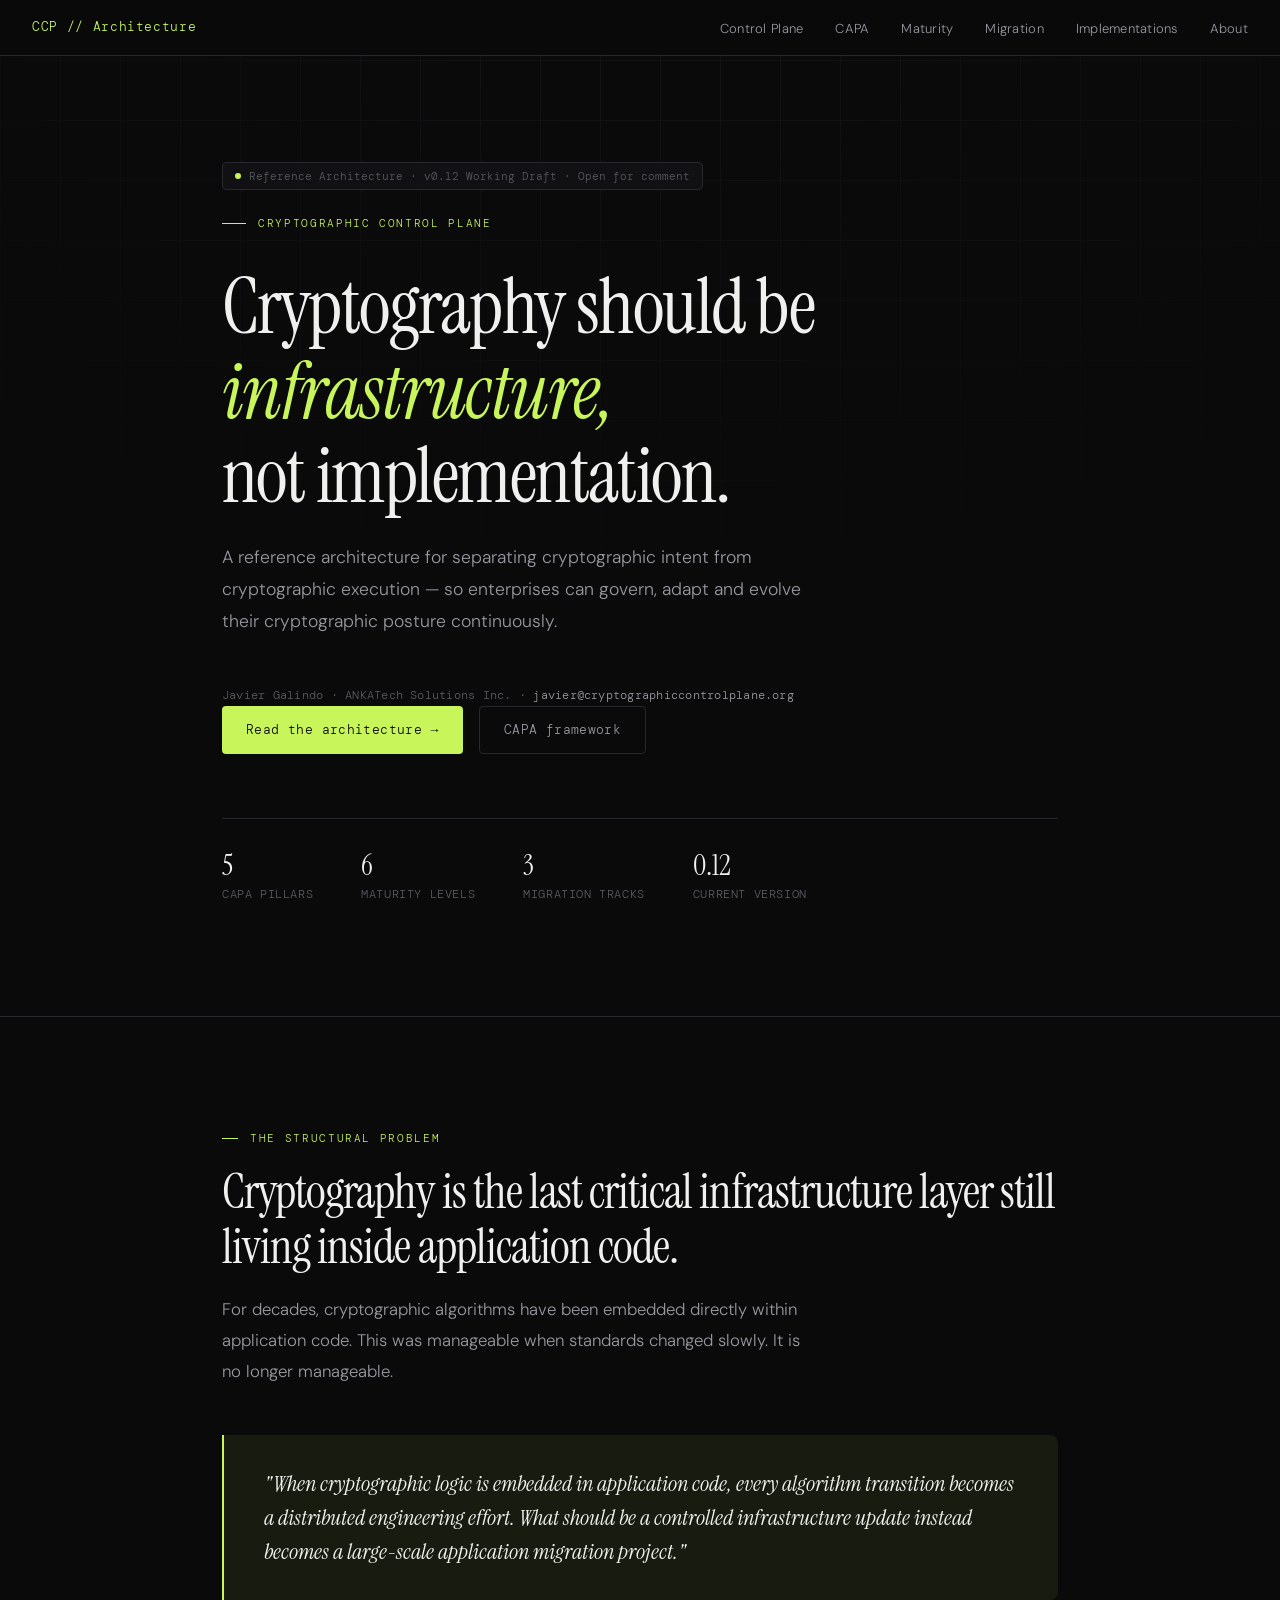
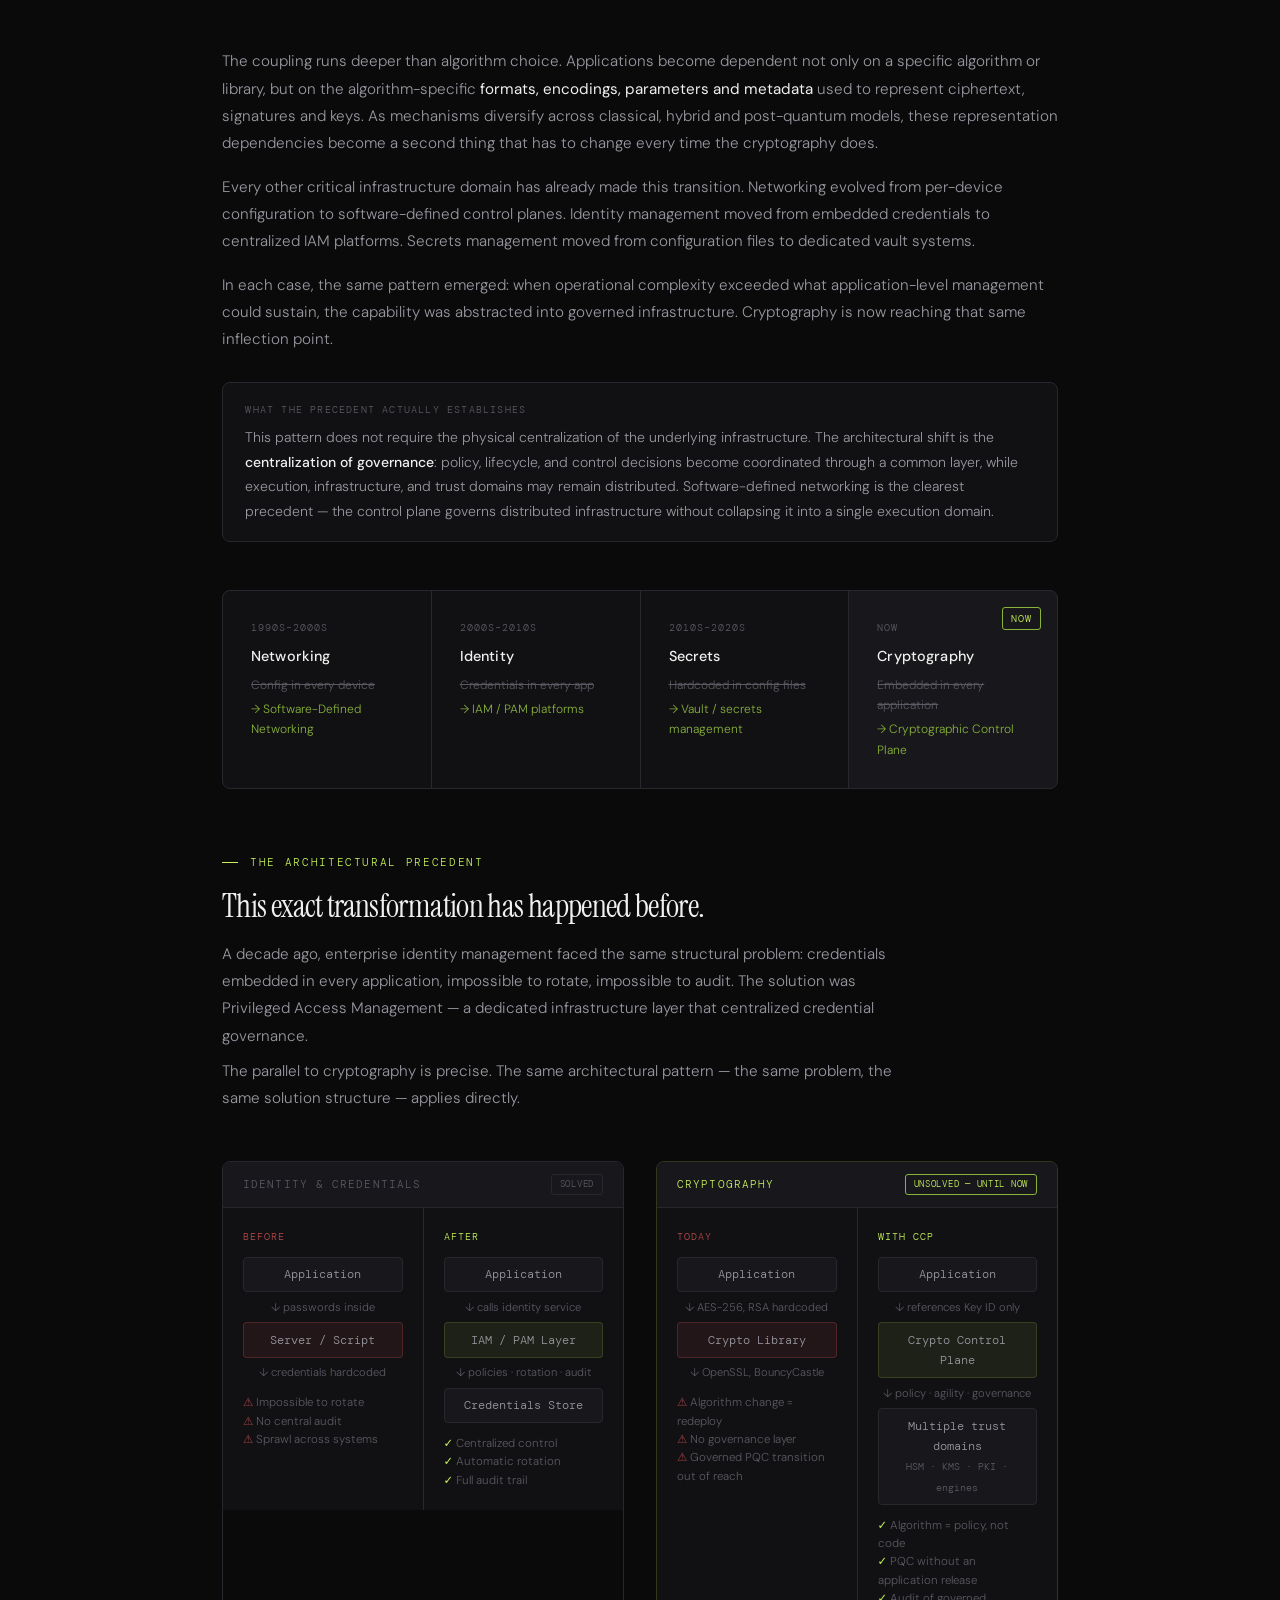
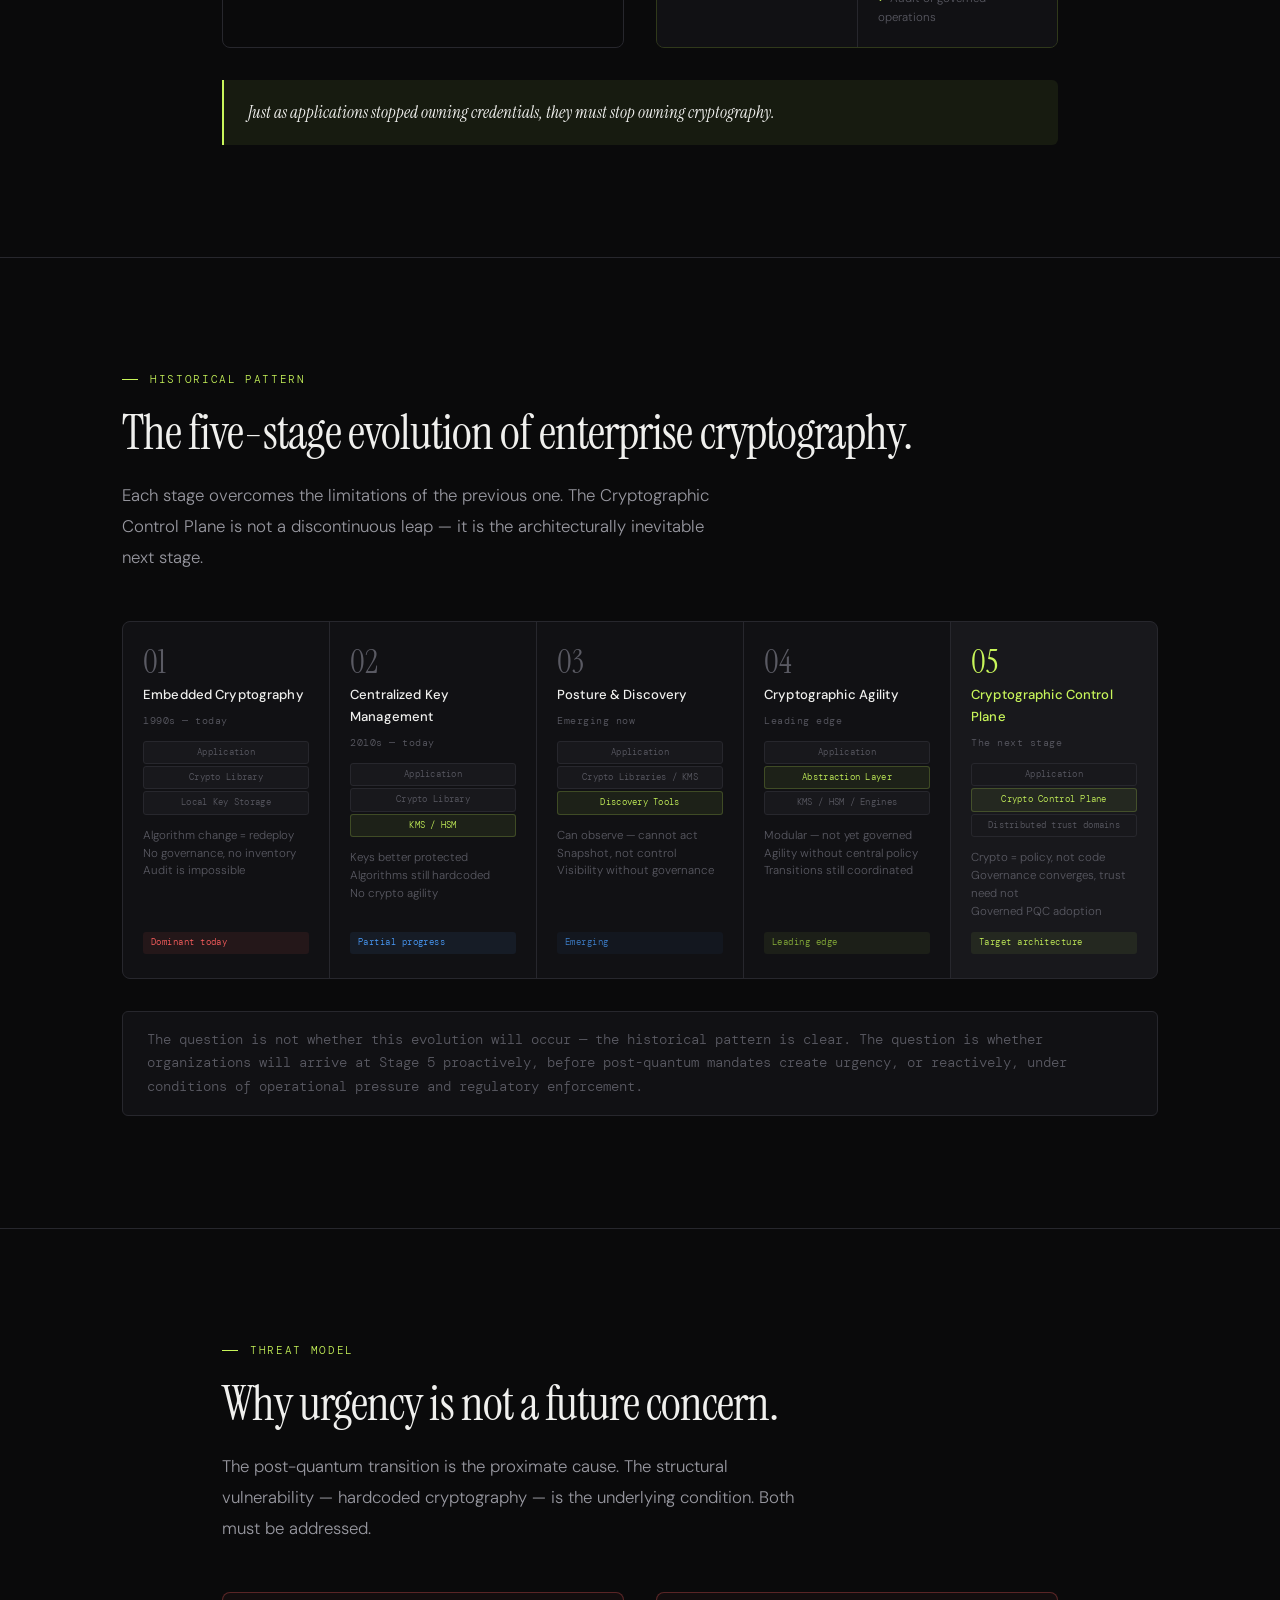
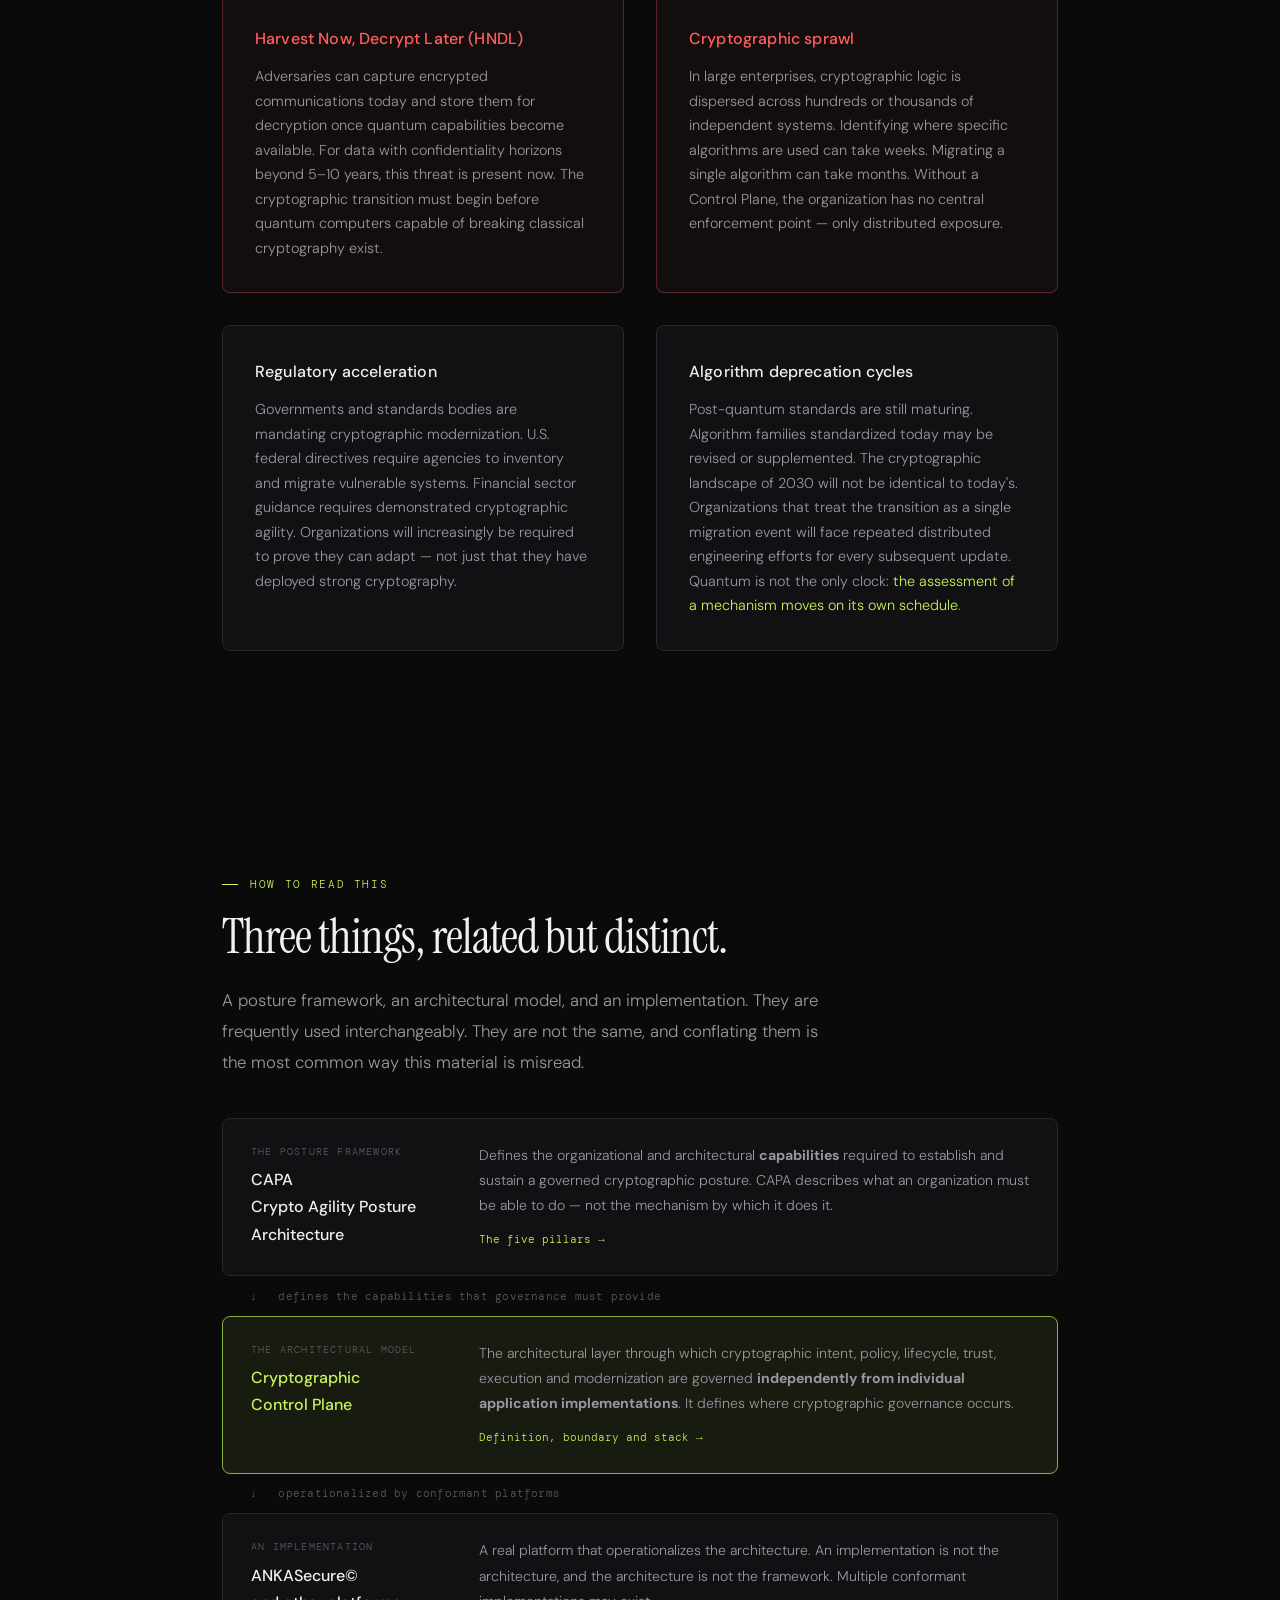
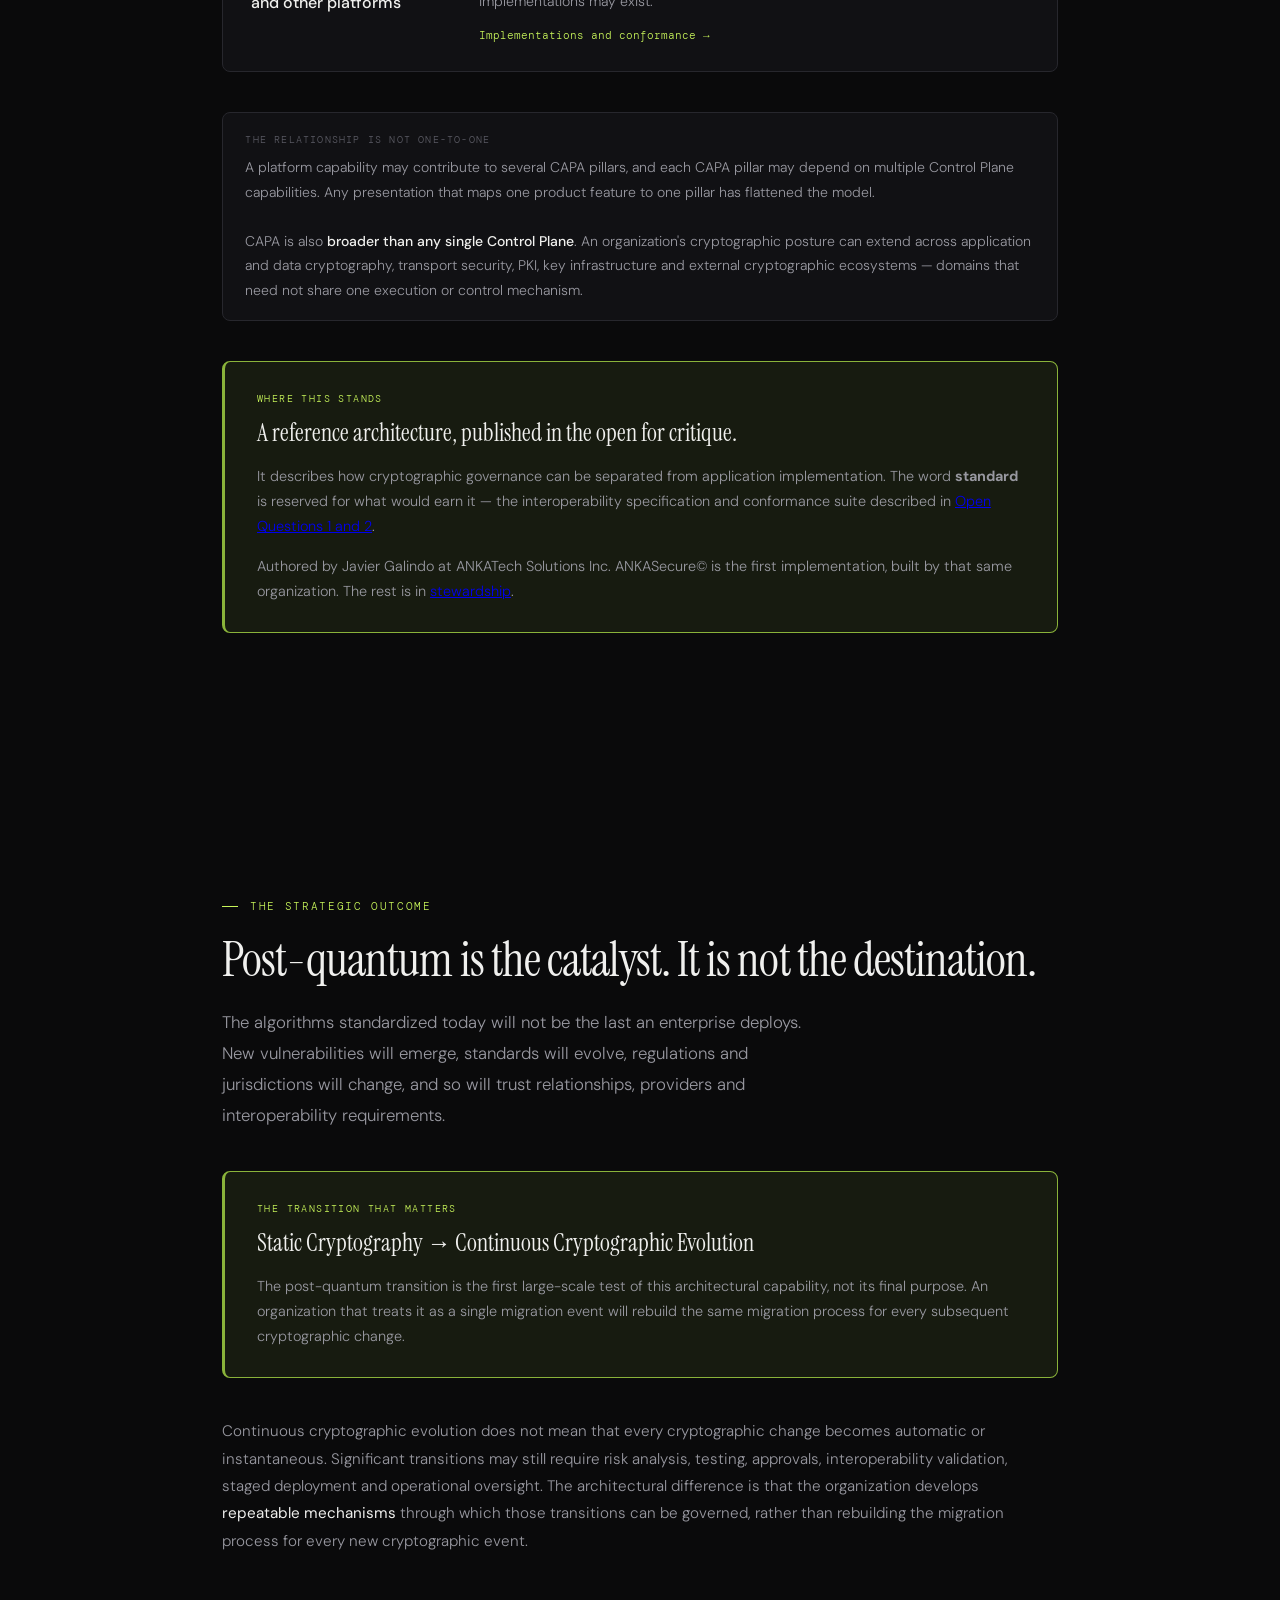
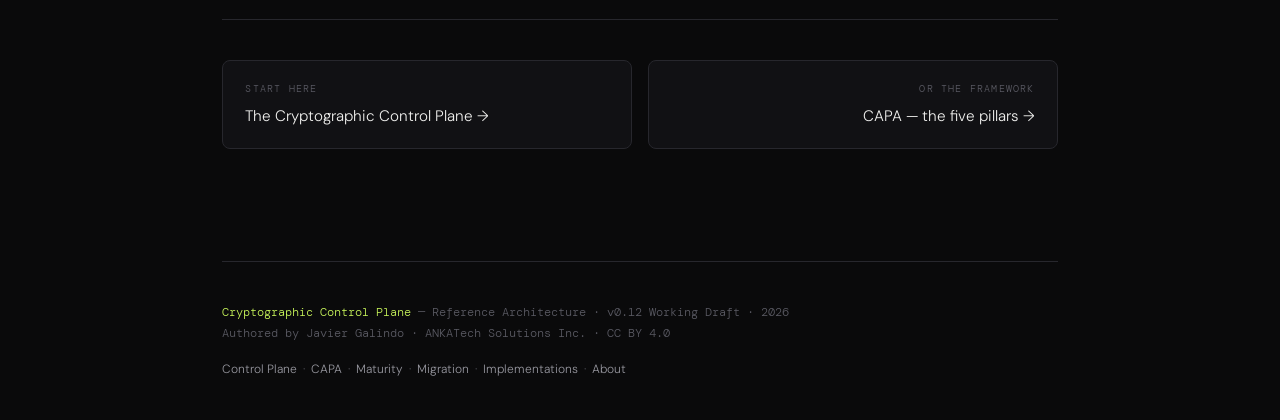
<file: index.html>
<!DOCTYPE html>
<html lang="en">
<head>
<meta charset="UTF-8">
<meta name="viewport" content="width=device-width, initial-scale=1.0">
<title>The Cryptographic Control Plane — A Reference Architecture</title>
<meta name="description" content="A reference architecture for continuous cryptographic evolution. The Cryptographic Control Plane separates cryptographic intent from cryptographic execution. Authored by Javier Galindo, ANKATech Solutions Inc.">
<link rel="preconnect" href="https://fonts.googleapis.com">
<link rel="preconnect" href="https://fonts.gstatic.com" crossorigin>
<link href="https://fonts.googleapis.com/css2?family=DM+Mono:ital,wght@0,400;0,500;1,400&family=Instrument+Serif:ital@0;1&family=DM+Sans:ital,opsz,wght@0,9..40,300;0,9..40,400;0,9..40,500;1,9..40,300&display=swap" rel="stylesheet">
<link rel="stylesheet" href="/assets/ccp.css">
</head>
<body>

<!-- NAV -->
<nav>
  <a href="/" class="nav-logo">CCP // Architecture</a>
  <ul class="nav-links">
    <li><a href="/control-plane/">Control Plane</a></li>
    <li><a href="/capa/">CAPA</a></li>
    <li><a href="/maturity/">Maturity</a></li>
    <li><a href="/migration/">Migration</a></li>
    <li><a href="/implementations/">Implementations</a></li>
    <li><a href="/about/">About</a></li>
  </ul>
</nav>

<!-- HERO -->
<section id="hero">
  <div class="hero-grid"></div>
  <div class="container" style="position:relative;">
    <div class="version-badge">
      <span class="version-dot"></span>
      Reference Architecture · v0.12 Working Draft · Open for comment
    </div>
    <div class="hero-tag">Cryptographic Control Plane</div>
    <h1>Cryptography should be<br><em>infrastructure,</em><br>not implementation.</h1>
    <p class="hero-sub">
      A reference architecture for separating cryptographic intent from cryptographic execution — so enterprises can govern, adapt and evolve their cryptographic posture continuously.
    </p>
    <p class="byline">Javier Galindo · ANKATech Solutions Inc. · <a href="mailto:javier@cryptographiccontrolplane.org">javier@cryptographiccontrolplane.org</a></p>
    <div class="hero-actions">
      <a href="/control-plane/" class="btn-primary">Read the architecture →</a>
      <a href="/capa/" class="btn-secondary">CAPA framework</a>
    </div>
    <div class="hero-meta">
      <div class="hero-stat">
        <span class="hero-stat-num">5</span>
        <span class="hero-stat-label">CAPA pillars</span>
      </div>
      <div class="hero-stat">
        <span class="hero-stat-num">6</span>
        <span class="hero-stat-label">Maturity levels</span>
      </div>
      <div class="hero-stat">
        <span class="hero-stat-num">3</span>
        <span class="hero-stat-label">Migration tracks</span>
      </div>
      <div class="hero-stat">
        <span class="hero-stat-num">0.12</span>
        <span class="hero-stat-label">Current version</span>
      </div>
    </div>
  </div>
</section>

<!-- PROBLEM -->
<section id="problem">
  <div class="container">
    <div class="section-eyebrow">The structural problem</div>
    <h2>Cryptography is the last critical infrastructure layer still living inside application code.</h2>
    <p class="section-lead">
      For decades, cryptographic algorithms have been embedded directly within application code. This was manageable when standards changed slowly. It is no longer manageable.
    </p>

    <div class="problem-quote">
      <p>"When cryptographic logic is embedded in application code, every algorithm transition becomes a distributed engineering effort. What should be a controlled infrastructure update instead becomes a large-scale application migration project."</p>
    </div>

    <p style="color:var(--text-secondary); font-size:0.95rem; line-height:1.8; margin-bottom:1rem;">
      The coupling runs deeper than algorithm choice. Applications become dependent not only on a specific algorithm or library, but on the algorithm-specific <strong style="color:var(--text-primary);font-weight:400;">formats, encodings, parameters and metadata</strong> used to represent ciphertext, signatures and keys. As mechanisms diversify across classical, hybrid and post-quantum models, these representation dependencies become a second thing that has to change every time the cryptography does.
    </p>
    <p style="color:var(--text-secondary); font-size:0.95rem; line-height:1.8; margin-bottom:1rem;">
      Every other critical infrastructure domain has already made this transition. Networking evolved from per-device configuration to software-defined control planes. Identity management moved from embedded credentials to centralized IAM platforms. Secrets management moved from configuration files to dedicated vault systems.
    </p>
    <p style="color:var(--text-secondary); font-size:0.95rem; line-height:1.8;">
      In each case, the same pattern emerged: when operational complexity exceeded what application-level management could sustain, the capability was abstracted into governed infrastructure. Cryptography is now reaching that same inflection point.
    </p>

    <div class="note">
      <span class="note-label">What the precedent actually establishes</span>
      This pattern does not require the physical centralization of the underlying infrastructure. The architectural shift is the <strong>centralization of governance</strong>: policy, lifecycle, and control decisions become coordinated through a common layer, while execution, infrastructure, and trust domains may remain distributed. Software-defined networking is the clearest precedent — the control plane governs distributed infrastructure without collapsing it into a single execution domain.
    </div>

    <div class="analogy-grid">
      <div class="analogy-item">
        <div class="analogy-era">1990s–2000s</div>
        <h3>Networking</h3>
        <div class="analogy-before">Config in every device</div>
        <div class="analogy-after">→ Software-Defined Networking</div>
      </div>
      <div class="analogy-item">
        <div class="analogy-era">2000s–2010s</div>
        <h3>Identity</h3>
        <div class="analogy-before">Credentials in every app</div>
        <div class="analogy-after">→ IAM / PAM platforms</div>
      </div>
      <div class="analogy-item">
        <div class="analogy-era">2010s–2020s</div>
        <h3>Secrets</h3>
        <div class="analogy-before">Hardcoded in config files</div>
        <div class="analogy-after">→ Vault / secrets management</div>
      </div>
      <div class="analogy-item highlight">
        <div class="analogy-era">Now</div>
        <h3>Cryptography</h3>
        <div class="analogy-before">Embedded in every application</div>
        <div class="analogy-after">→ Cryptographic Control Plane</div>
      </div>
    </div>

    <div class="section-eyebrow" style="margin-top:4rem;">The architectural precedent</div>
    <h2 style="font-size:clamp(1.5rem,3vw,2rem);margin-bottom:1rem;">This exact transformation has happened before.</h2>
    <p style="color:var(--text-secondary); font-size:0.95rem; line-height:1.8; max-width:700px; margin-bottom:0.5rem;">
      A decade ago, enterprise identity management faced the same structural problem: credentials embedded in every application, impossible to rotate, impossible to audit. The solution was Privileged Access Management — a dedicated infrastructure layer that centralized credential governance.
    </p>
    <p style="color:var(--text-secondary); font-size:0.95rem; line-height:1.8; max-width:700px;">
      The parallel to cryptography is precise. The same architectural pattern — the same problem, the same solution structure — applies directly.
    </p>

    <div class="pam-comparison">
      <div class="pam-half">
        <div class="pam-header">
          <span class="pam-header-title">Identity &amp; Credentials</span>
          <span class="pam-header-badge">Solved</span>
        </div>
        <div class="pam-cols">
          <div class="pam-col before">
            <div class="pam-col-label">Before</div>
            <div class="pam-flow-item pam-flow-app">Application</div>
            <div class="pam-flow-arrow">↓ passwords inside</div>
            <div class="pam-flow-item pam-flow-problem">Server / Script</div>
            <div class="pam-flow-arrow">↓ credentials hardcoded</div>
            <ul class="pam-points warn">
              <li>Impossible to rotate</li>
              <li>No central audit</li>
              <li>Sprawl across systems</li>
            </ul>
          </div>
          <div class="pam-col after">
            <div class="pam-col-label">After</div>
            <div class="pam-flow-item pam-flow-app">Application</div>
            <div class="pam-flow-arrow">↓ calls identity service</div>
            <div class="pam-flow-item pam-flow-solution">IAM / PAM Layer</div>
            <div class="pam-flow-arrow">↓ policies · rotation · audit</div>
            <div class="pam-flow-item pam-flow-app">Credentials Store</div>
            <ul class="pam-points ok">
              <li>Centralized control</li>
              <li>Automatic rotation</li>
              <li>Full audit trail</li>
            </ul>
          </div>
        </div>
      </div>
      <div class="pam-half crypto">
        <div class="pam-header">
          <span class="pam-header-title">Cryptography</span>
          <span class="pam-header-badge">Unsolved — until now</span>
        </div>
        <div class="pam-cols">
          <div class="pam-col before">
            <div class="pam-col-label">Today</div>
            <div class="pam-flow-item pam-flow-app">Application</div>
            <div class="pam-flow-arrow">↓ AES-256, RSA hardcoded</div>
            <div class="pam-flow-item pam-flow-problem">Crypto Library</div>
            <div class="pam-flow-arrow">↓ OpenSSL, BouncyCastle</div>
            <ul class="pam-points warn">
              <li>Algorithm change = redeploy</li>
              <li>No governance layer</li>
              <li>Governed PQC transition out of reach</li>
            </ul>
          </div>
          <div class="pam-col after">
            <div class="pam-col-label">With CCP</div>
            <div class="pam-flow-item pam-flow-app">Application</div>
            <div class="pam-flow-arrow">↓ references Key ID only</div>
            <div class="pam-flow-item pam-flow-solution">Crypto Control Plane</div>
            <div class="pam-flow-arrow">↓ policy · agility · governance</div>
            <div class="pam-flow-item pam-flow-app">Multiple trust domains<br><span style="font-family:var(--font-mono);font-size:9.5px;color:var(--text-tertiary);">HSM · KMS · PKI · engines</span></div>
            <ul class="pam-points ok">
              <li>Algorithm = policy, not code</li>
              <li>PQC without an application release</li>
              <li>Audit of governed operations</li>
            </ul>
          </div>
        </div>
      </div>
    </div>

    <div class="pam-insight">
      Just as applications stopped owning credentials, they must stop owning cryptography.
    </div>
  </div>
</section>

<!-- EVOLUTION -->
<section id="evolution">
  <div class="container-wide">
    <div class="section-eyebrow">Historical pattern</div>
    <h2>The five-stage evolution of enterprise cryptography.</h2>
    <p class="section-lead">Each stage overcomes the limitations of the previous one. The Cryptographic Control Plane is not a discontinuous leap — it is the architecturally inevitable next stage.</p>

    <div class="evo-grid">
      <div class="evo-stage">
        <span class="evo-num">01</span>
        <h3>Embedded Cryptography</h3>
        <span class="evo-era">1990s — today</span>
        <div class="evo-stack">
          <div class="evo-layer">Application</div>
          <div class="evo-layer">Crypto Library</div>
          <div class="evo-layer">Local Key Storage</div>
        </div>
        <ul class="evo-insights">
          <li>Algorithm change = redeploy</li>
          <li>No governance, no inventory</li>
          <li>Audit is impossible</li>
        </ul>
        <span class="evo-badge dominant">Dominant today</span>
      </div>
      <div class="evo-stage">
        <span class="evo-num">02</span>
        <h3>Centralized Key Management</h3>
        <span class="evo-era">2010s — today</span>
        <div class="evo-stack">
          <div class="evo-layer">Application</div>
          <div class="evo-layer">Crypto Library</div>
          <div class="evo-layer accent">KMS / HSM</div>
        </div>
        <ul class="evo-insights">
          <li>Keys better protected</li>
          <li>Algorithms still hardcoded</li>
          <li>No crypto agility</li>
        </ul>
        <span class="evo-badge progress">Partial progress</span>
      </div>
      <div class="evo-stage">
        <span class="evo-num">03</span>
        <h3>Posture &amp; Discovery</h3>
        <span class="evo-era">Emerging now</span>
        <div class="evo-stack">
          <div class="evo-layer">Application</div>
          <div class="evo-layer">Crypto Libraries / KMS</div>
          <div class="evo-layer accent">Discovery Tools</div>
        </div>
        <ul class="evo-insights">
          <li>Can observe — cannot act</li>
          <li>Snapshot, not control</li>
          <li>Visibility without governance</li>
        </ul>
        <span class="evo-badge emerging">Emerging</span>
      </div>
      <div class="evo-stage">
        <span class="evo-num">04</span>
        <h3>Cryptographic Agility</h3>
        <span class="evo-era">Leading edge</span>
        <div class="evo-stack">
          <div class="evo-layer">Application</div>
          <div class="evo-layer accent">Abstraction Layer</div>
          <div class="evo-layer">KMS / HSM / Engines</div>
        </div>
        <ul class="evo-insights">
          <li>Modular — not yet governed</li>
          <li>Agility without central policy</li>
          <li>Transitions still coordinated</li>
        </ul>
        <span class="evo-badge leading">Leading edge</span>
      </div>
      <div class="evo-stage target">
        <span class="evo-num">05</span>
        <h3>Cryptographic Control Plane</h3>
        <span class="evo-era">The next stage</span>
        <div class="evo-stack">
          <div class="evo-layer">Application</div>
          <div class="evo-layer accent">Crypto Control Plane</div>
          <div class="evo-layer">Distributed trust domains</div>
        </div>
        <ul class="evo-insights">
          <li>Crypto = policy, not code</li>
          <li>Governance converges, trust need not</li>
          <li>Governed PQC adoption</li>
        </ul>
        <span class="evo-badge target-arch">Target architecture</span>
      </div>
    </div>

    <div class="arch-note" style="margin-top:2rem;">
      The question is not whether this evolution will occur — the historical pattern is clear. The question is whether organizations will arrive at Stage 5 proactively, before post-quantum mandates create urgency, or reactively, under conditions of operational pressure and regulatory enforcement.
    </div>
  </div>
</section>

<!-- THREAT MODEL -->
<section id="threat">
  <div class="container">
    <div class="section-eyebrow">Threat model</div>
    <h2>Why urgency is not a future concern.</h2>
    <p class="section-lead">The post-quantum transition is the proximate cause. The structural vulnerability — hardcoded cryptography — is the underlying condition. Both must be addressed.</p>

    <div class="threat-grid">
      <div class="threat-card urgent">
        <h3>Harvest Now, Decrypt Later (HNDL)</h3>
        <p>Adversaries can capture encrypted communications today and store them for decryption once quantum capabilities become available. For data with confidentiality horizons beyond 5–10 years, this threat is present now. The cryptographic transition must begin before quantum computers capable of breaking classical cryptography exist.</p>
      </div>
      <div class="threat-card urgent">
        <h3>Cryptographic sprawl</h3>
        <p>In large enterprises, cryptographic logic is dispersed across hundreds or thousands of independent systems. Identifying where specific algorithms are used can take weeks. Migrating a single algorithm can take months. Without a Control Plane, the organization has no central enforcement point — only distributed exposure.</p>
      </div>
      <div class="threat-card">
        <h3>Regulatory acceleration</h3>
        <p>Governments and standards bodies are mandating cryptographic modernization. U.S. federal directives require agencies to inventory and migrate vulnerable systems. Financial sector guidance requires demonstrated cryptographic agility. Organizations will increasingly be required to prove they can adapt — not just that they have deployed strong cryptography.</p>
      </div>
      <div class="threat-card">
        <h3>Algorithm deprecation cycles</h3>
        <p>Post-quantum standards are still maturing. Algorithm families standardized today may be revised or supplemented. The cryptographic landscape of 2030 will not be identical to today's. Organizations that treat the transition as a single migration event will face repeated distributed engineering efforts for every subsequent update. Quantum is not the only clock: <a href="/capa/crypto-agility/#the-clock" style="color:var(--accent);text-decoration:none;">the assessment of a mechanism moves on its own schedule</a>.</p>
      </div>
    </div>
  </div>
</section>

<!-- THE THREE LAYERS -->
<section id="layers">
  <div class="container">
    <div class="section-eyebrow">How to read this</div>
    <h2>Three things, related but distinct.</h2>
    <p class="section-lead">A posture framework, an architectural model, and an implementation. They are frequently used interchangeably. They are not the same, and conflating them is the most common way this material is misread.</p>

    <div class="layers-map">
      <div class="layer-card">
        <div>
          <span class="layer-role">The posture framework</span>
          <span class="layer-name">CAPA<br>Crypto Agility Posture Architecture</span>
        </div>
        <div>
          <p>Defines the organizational and architectural <strong>capabilities</strong> required to establish and sustain a governed cryptographic posture. CAPA describes what an organization must be able to do — not the mechanism by which it does it.</p>
          <a href="/capa/" class="layer-link">The five pillars →</a>
        </div>
      </div>

      <div class="layer-rel">↓ &nbsp; defines the capabilities that governance must provide</div>

      <div class="layer-card is-architecture">
        <div>
          <span class="layer-role">The architectural model</span>
          <span class="layer-name">Cryptographic<br>Control Plane</span>
        </div>
        <div>
          <p>The architectural layer through which cryptographic intent, policy, lifecycle, trust, execution and modernization are governed <strong>independently from individual application implementations</strong>. It defines where cryptographic governance occurs.</p>
          <a href="/control-plane/" class="layer-link">Definition, boundary and stack →</a>
        </div>
      </div>

      <div class="layer-rel">↓ &nbsp; operationalized by conformant platforms</div>

      <div class="layer-card">
        <div>
          <span class="layer-role">An implementation</span>
          <span class="layer-name">ANKASecure©<br>and other platforms</span>
        </div>
        <div>
          <p>A real platform that operationalizes the architecture. An implementation is not the architecture, and the architecture is not the framework. Multiple conformant implementations may exist.</p>
          <a href="/implementations/" class="layer-link">Implementations and conformance →</a>
        </div>
      </div>
    </div>

    <div class="note">
      <span class="note-label">The relationship is not one-to-one</span>
      A platform capability may contribute to several CAPA pillars, and each CAPA pillar may depend on multiple Control Plane capabilities. Any presentation that maps one product feature to one pillar has flattened the model.
      <br><br>
      CAPA is also <strong>broader than any single Control Plane</strong>. An organization's cryptographic posture can extend across application and data cryptography, transport security, PKI, key infrastructure and external cryptographic ecosystems — domains that need not share one execution or control mechanism.
    </div>

    <div class="callout">
      <span class="callout-label">Where this stands</span>
      <p>A reference architecture, published in the open for critique.</p>
      <p>It describes how cryptographic governance can be separated from application implementation. The word <strong>standard</strong> is reserved for what would earn it — the interoperability specification and conformance suite described in <a href="/about/#open-questions">Open Questions 1 and 2</a>.</p>
      <p>Authored by Javier Galindo at ANKATech Solutions Inc. ANKASecure© is the first implementation, built by that same organization. The rest is in <a href="/about/">stewardship</a>.</p>
    </div>
  </div>
</section>

<!-- THE ARC -->
<section id="arc">
  <div class="container">
    <div class="section-eyebrow">The strategic outcome</div>
    <h2>Post-quantum is the catalyst. It is not the destination.</h2>
    <p class="section-lead">The algorithms standardized today will not be the last an enterprise deploys. New vulnerabilities will emerge, standards will evolve, regulations and jurisdictions will change, and so will trust relationships, providers and interoperability requirements.</p>

    <div class="callout">
      <span class="callout-label">The transition that matters</span>
      <p>Static Cryptography → Continuous Cryptographic Evolution</p>
      <p>The post-quantum transition is the first large-scale test of this architectural capability, not its final purpose. An organization that treats it as a single migration event will rebuild the same migration process for every subsequent cryptographic change.</p>
    </div>

    <p style="color:var(--text-secondary); font-size:0.95rem; line-height:1.8;">
      Continuous cryptographic evolution does not mean that every cryptographic change becomes automatic or instantaneous. Significant transitions may still require risk analysis, testing, approvals, interoperability validation, staged deployment and operational oversight. The architectural difference is that the organization develops <strong style="color:var(--text-primary);font-weight:400;">repeatable mechanisms</strong> through which those transitions can be governed, rather than rebuilding the migration process for every new cryptographic event.
    </p>

    <div class="page-nav">
      <a href="/control-plane/">
        <span class="dir">Start here</span>
        <span class="label">The Cryptographic Control Plane →</span>
      </a>
      <a href="/capa/" class="next">
        <span class="dir">Or the framework</span>
        <span class="label">CAPA — the five pillars →</span>
      </a>
    </div>
  </div>
</section>

<!-- FOOTER -->
<div class="container">
  <footer>
    <div class="footer-left">
      <span>Cryptographic Control Plane</span> — Reference Architecture · v0.12 Working Draft · 2026<br>
      Authored by Javier Galindo · ANKATech Solutions Inc. · CC BY 4.0
    </div>
    <div class="footer-right">
      <a href="/control-plane/">Control Plane</a> &nbsp;·&nbsp;
      <a href="/capa/">CAPA</a> &nbsp;·&nbsp;
      <a href="/maturity/">Maturity</a> &nbsp;·&nbsp;
      <a href="/migration/">Migration</a> &nbsp;·&nbsp;
      <a href="/implementations/">Implementations</a> &nbsp;·&nbsp;
      <a href="/about/">About</a>
    </div>
  </footer>
</div>

<script src="/assets/legacy-anchors.js"></script>
</body>
</html>
</file>
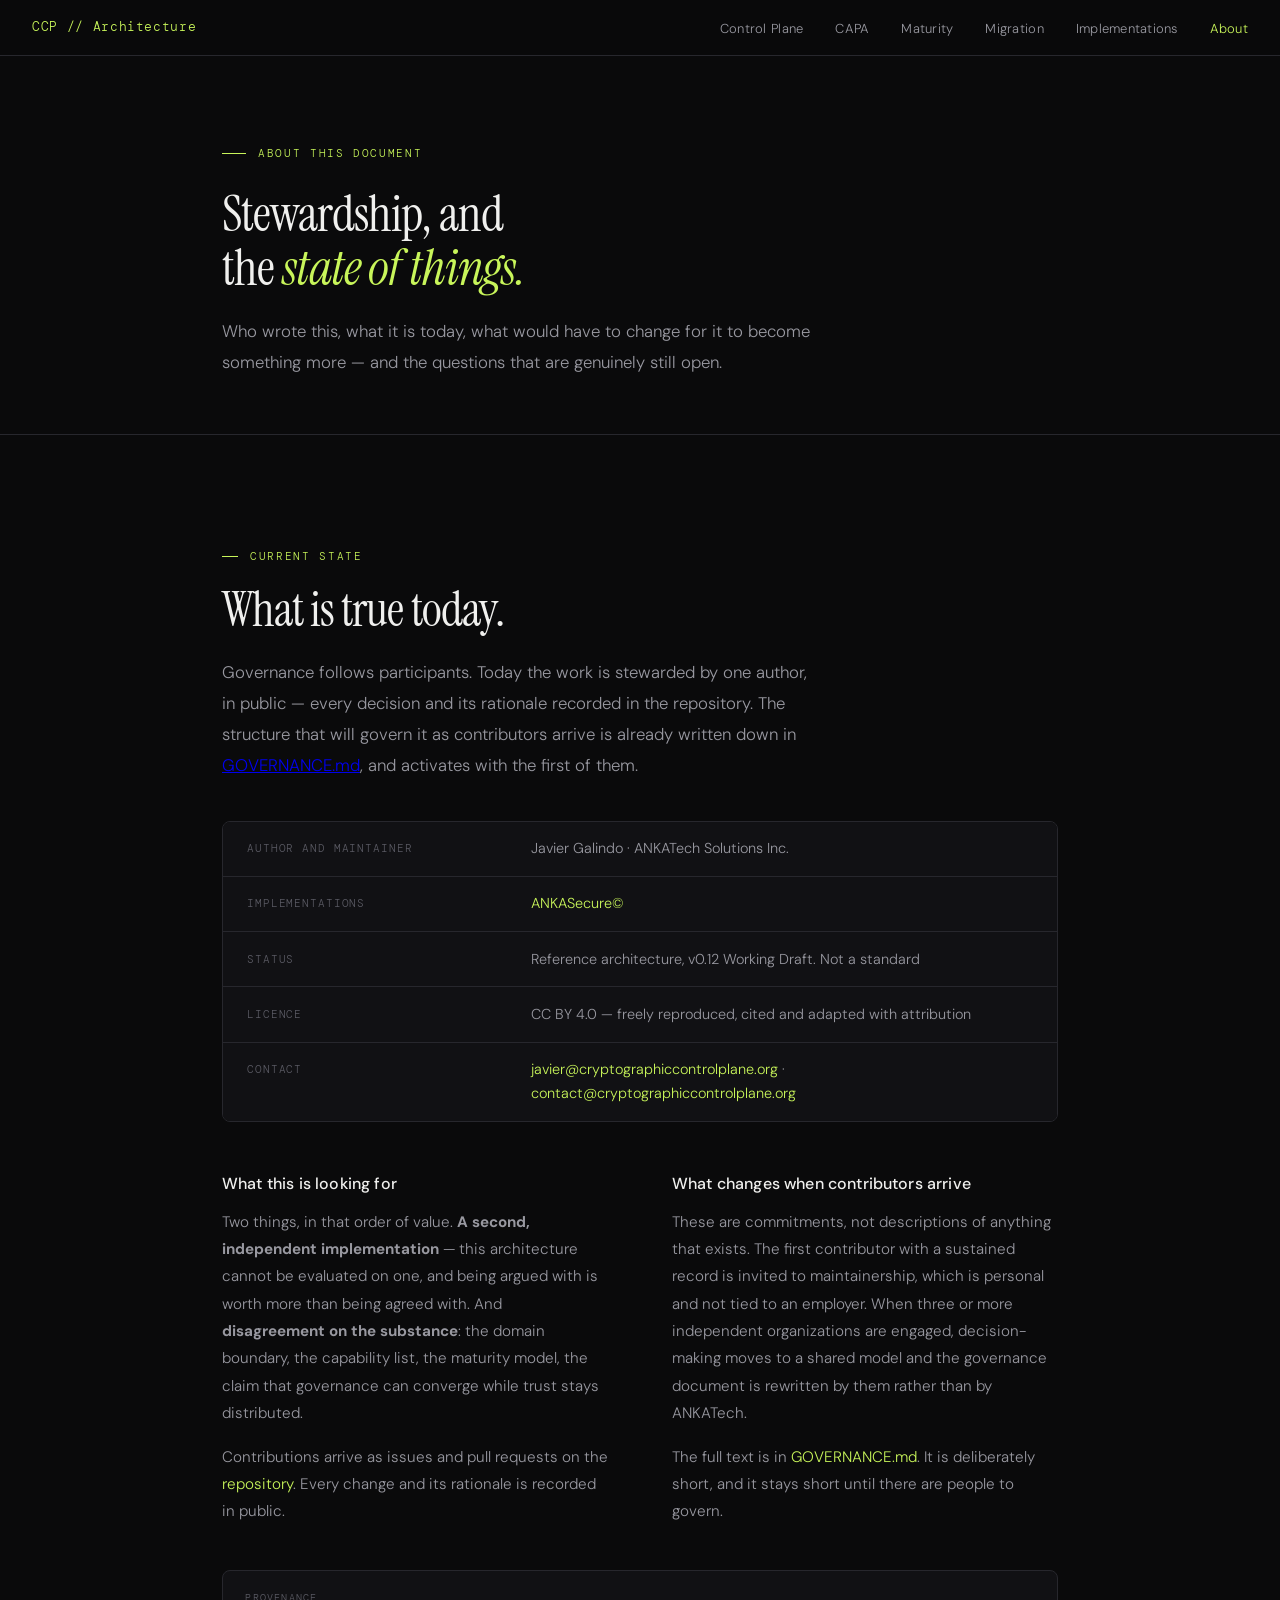
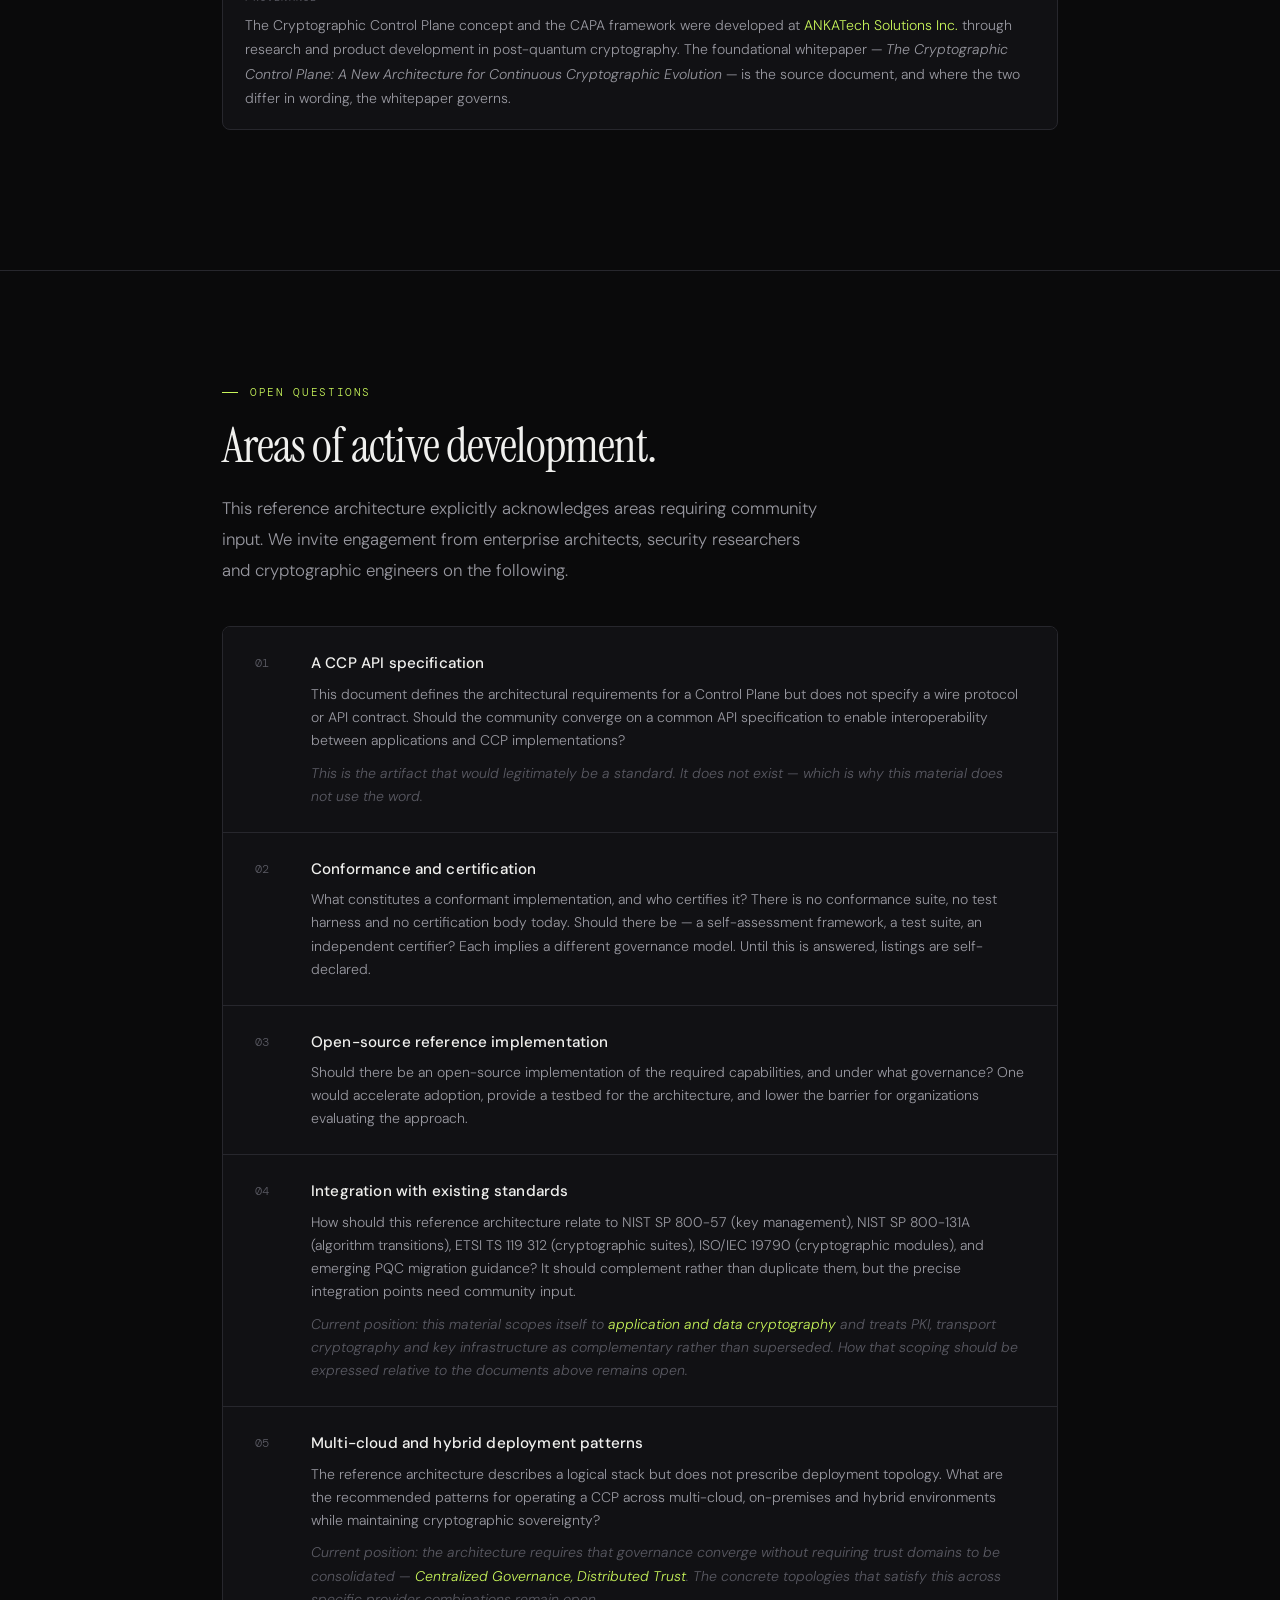
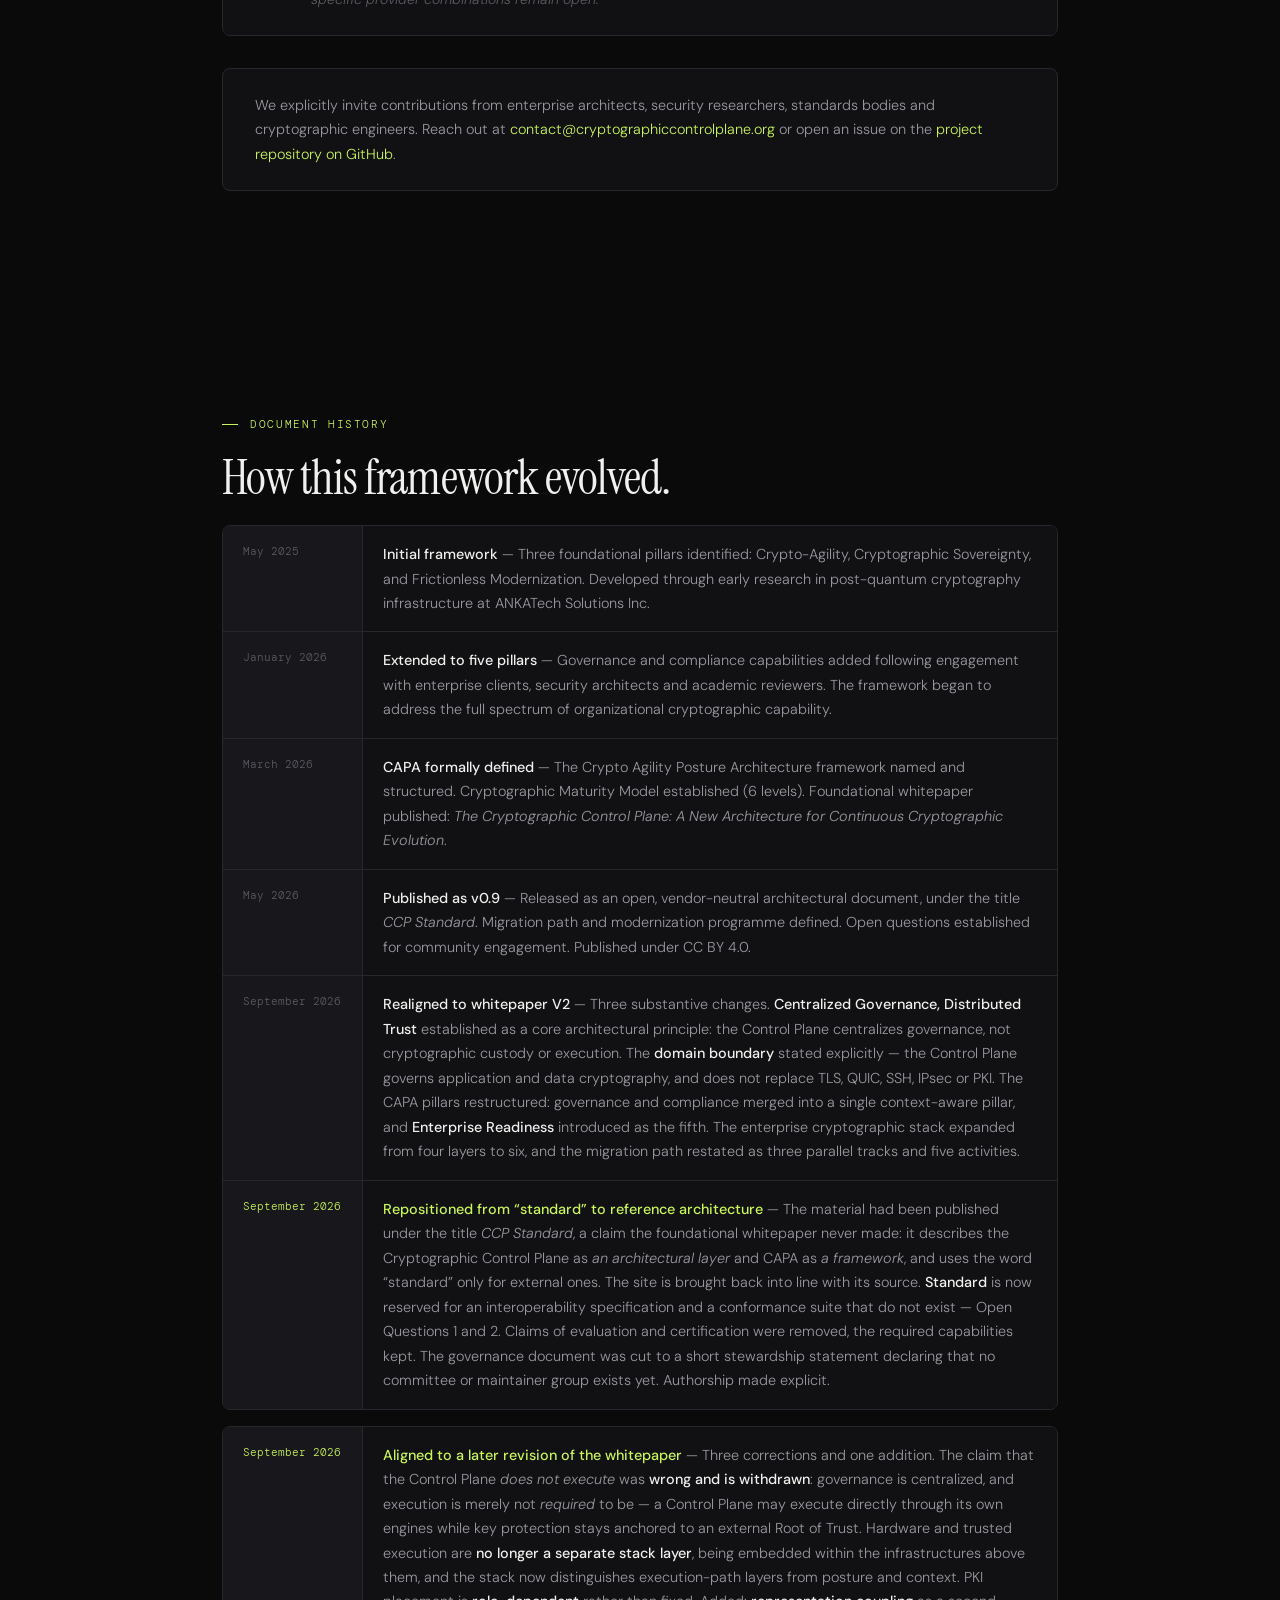
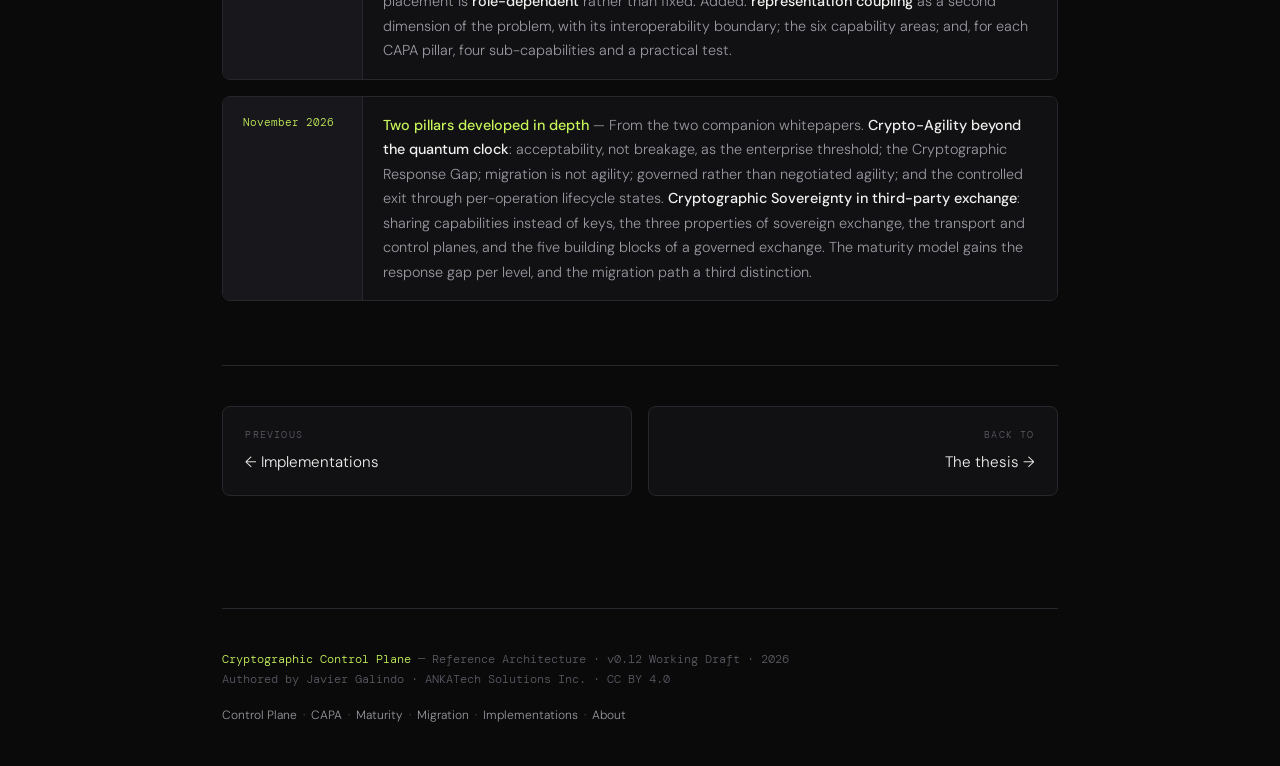
<file: about/index.html>
<!DOCTYPE html>
<html lang="en">
<head>
<meta charset="UTF-8">
<meta name="viewport" content="width=device-width, initial-scale=1.0">
<title>Stewardship — Cryptographic Control Plane</title>
<meta name="description" content="Who authors this reference architecture, how it is stewarded today, the open questions, and the document history.">
<link rel="preconnect" href="https://fonts.googleapis.com">
<link rel="preconnect" href="https://fonts.gstatic.com" crossorigin>
<link href="https://fonts.googleapis.com/css2?family=DM+Mono:ital,wght@0,400;0,500;1,400&family=Instrument+Serif:ital@0;1&family=DM+Sans:ital,opsz,wght@0,9..40,300;0,9..40,400;0,9..40,500;1,9..40,300&display=swap" rel="stylesheet">
<link rel="stylesheet" href="/assets/ccp.css">
</head>
<body>

<!-- NAV -->
<nav>
  <a href="/" class="nav-logo">CCP // Architecture</a>
  <ul class="nav-links">
    <li><a href="/control-plane/">Control Plane</a></li>
    <li><a href="/capa/">CAPA</a></li>
    <li><a href="/maturity/">Maturity</a></li>
    <li><a href="/migration/">Migration</a></li>
    <li><a href="/implementations/">Implementations</a></li>
    <li><a href="/about/" class="current">About</a></li>
  </ul>
</nav>

<section class="page-hero">
  <div class="container">
    <div class="page-kicker">About this document</div>
    <h1>Stewardship, and<br>the <em>state of things.</em></h1>
    <p class="section-lead">Who wrote this, what it is today, what would have to change for it to become something more — and the questions that are genuinely still open.</p>
  </div>
</section>

<section id="initiative">
  <div class="container">
    <div class="section-eyebrow">Current state</div>
    <h2>What is true today.</h2>
    <p class="section-lead">Governance follows participants. Today the work is stewarded by one author, in public — every decision and its rationale recorded in the repository. The structure that will govern it as contributors arrive is already written down in <a href="https://github.com/ccp-standard/standard/blob/main/GOVERNANCE.md" target="_blank" rel="noopener">GOVERNANCE.md</a>, and activates with the first of them.</p>

    <div class="state-table">
      <div class="state-row"><span class="state-k">Author and maintainer</span><span class="state-v">Javier Galindo · ANKATech Solutions Inc.</span></div>
      <div class="state-row"><span class="state-k">Implementations</span><span class="state-v"><a href="https://ankatech.co" target="_blank" rel="noopener">ANKASecure©</a></span></div>
      <div class="state-row"><span class="state-k">Status</span><span class="state-v">Reference architecture, v0.12 Working Draft. Not a standard</span></div>
      <div class="state-row"><span class="state-k">Licence</span><span class="state-v">CC BY 4.0 — freely reproduced, cited and adapted with attribution</span></div>
      <div class="state-row"><span class="state-k">Contact</span><span class="state-v"><a href="mailto:javier@cryptographiccontrolplane.org">javier@cryptographiccontrolplane.org</a> · <a href="mailto:contact@cryptographiccontrolplane.org">contact@cryptographiccontrolplane.org</a></span></div>
    </div>

    <div class="about-grid" style="margin-top:3rem;">
      <div>
        <h3 style="margin-bottom:0.75rem;">What this is looking for</h3>
        <p>Two things, in that order of value. <strong>A second, independent implementation</strong> — this architecture cannot be evaluated on one, and being argued with is worth more than being agreed with. And <strong>disagreement on the substance</strong>: the domain boundary, the capability list, the maturity model, the claim that governance can converge while trust stays distributed.</p>
        <p>Contributions arrive as issues and pull requests on the <a href="https://github.com/ccp-standard/standard" target="_blank" rel="noopener">repository</a>. Every change and its rationale is recorded in public.</p>
      </div>
      <div>
        <h3 style="margin-bottom:0.75rem;">What changes when contributors arrive</h3>
        <p>These are commitments, not descriptions of anything that exists. The first contributor with a sustained record is invited to maintainership, which is personal and not tied to an employer. When three or more independent organizations are engaged, decision-making moves to a shared model and the governance document is rewritten by them rather than by ANKATech.</p>
        <p>The full text is in <a href="https://github.com/ccp-standard/standard/blob/main/GOVERNANCE.md" target="_blank" rel="noopener">GOVERNANCE.md</a>. It is deliberately short, and it stays short until there are people to govern.</p>
      </div>
    </div>

    <div class="note">
      <span class="note-label">Provenance</span>
      The Cryptographic Control Plane concept and the CAPA framework were developed at <a href="https://ankatech.co" style="color:var(--accent);text-decoration:none;">ANKATech Solutions Inc.</a> through research and product development in post-quantum cryptography. The foundational whitepaper — <em>The Cryptographic Control Plane: A New Architecture for Continuous Cryptographic Evolution</em> — is the source document, and where the two differ in wording, the whitepaper governs.
    </div>
  </div>
</section>

<!-- OPEN QUESTIONS -->
<section id="open-questions">
  <div class="container">
    <div class="section-eyebrow">Open questions</div>
    <h2>Areas of active development.</h2>
    <p class="section-lead">This reference architecture explicitly acknowledges areas requiring community input. We invite engagement from enterprise architects, security researchers and cryptographic engineers on the following.</p>

    <div class="questions-list">
      <div class="question-item">
        <span class="question-num">01</span>
        <div>
          <h3>A CCP API specification</h3>
          <p>This document defines the architectural requirements for a Control Plane but does not specify a wire protocol or API contract. Should the community converge on a common API specification to enable interoperability between applications and CCP implementations?</p>
          <p style="margin-top:0.6rem;"><em style="color:var(--text-tertiary);">This is the artifact that would legitimately be a standard. It does not exist — which is why this material does not use the word.</em></p>
        </div>
      </div>
      <div class="question-item">
        <span class="question-num">02</span>
        <div>
          <h3>Conformance and certification</h3>
          <p>What constitutes a conformant implementation, and who certifies it? There is no conformance suite, no test harness and no certification body today. Should there be — a self-assessment framework, a test suite, an independent certifier? Each implies a different governance model. Until this is answered, listings are self-declared.</p>
        </div>
      </div>
      <div class="question-item">
        <span class="question-num">03</span>
        <div>
          <h3>Open-source reference implementation</h3>
          <p>Should there be an open-source implementation of the required capabilities, and under what governance? One would accelerate adoption, provide a testbed for the architecture, and lower the barrier for organizations evaluating the approach.</p>
        </div>
      </div>
      <div class="question-item">
        <span class="question-num">04</span>
        <div>
          <h3>Integration with existing standards</h3>
          <p>How should this reference architecture relate to NIST SP 800-57 (key management), NIST SP 800-131A (algorithm transitions), ETSI TS 119 312 (cryptographic suites), ISO/IEC 19790 (cryptographic modules), and emerging PQC migration guidance? It should complement rather than duplicate them, but the precise integration points need community input.</p>
          <p style="margin-top:0.6rem;"><em style="color:var(--text-tertiary);">Current position: this material scopes itself to <a href="/control-plane/#boundary" style="color:var(--accent);text-decoration:none;">application and data cryptography</a> and treats PKI, transport cryptography and key infrastructure as complementary rather than superseded. How that scoping should be expressed relative to the documents above remains open.</em></p>
        </div>
      </div>
      <div class="question-item">
        <span class="question-num">05</span>
        <div>
          <h3>Multi-cloud and hybrid deployment patterns</h3>
          <p>The reference architecture describes a logical stack but does not prescribe deployment topology. What are the recommended patterns for operating a CCP across multi-cloud, on-premises and hybrid environments while maintaining cryptographic sovereignty?</p>
          <p style="margin-top:0.6rem;"><em style="color:var(--text-tertiary);">Current position: the architecture requires that governance converge without requiring trust domains to be consolidated — <a href="/control-plane/#distributed-trust" style="color:var(--accent);text-decoration:none;">Centralized Governance, Distributed Trust</a>. The concrete topologies that satisfy this across specific provider combinations remain open.</em></p>
        </div>
      </div>
    </div>

    <div style="margin-top:2rem; padding:1.5rem 2rem; border:1px solid var(--bg-border); border-radius:8px; background:var(--bg-surface);">
      <p style="font-size:0.9rem; color:var(--text-secondary);">We explicitly invite contributions from enterprise architects, security researchers, standards bodies and cryptographic engineers. Reach out at <a href="mailto:contact@cryptographiccontrolplane.org" style="color:var(--accent);text-decoration:none;">contact@cryptographiccontrolplane.org</a> or open an issue on the <a href="https://github.com/ccp-standard/standard" style="color:var(--accent);text-decoration:none;" target="_blank" rel="noopener">project repository on GitHub</a>.</p>
    </div>
  </div>
</section>

<!-- DOCUMENT HISTORY -->
<section id="history">
  <div class="container">
    <div class="section-eyebrow">Document history</div>
    <h2>How this framework evolved.</h2>

    <div style="border:1px solid var(--bg-border); border-radius:8px; overflow:hidden;">
      <div style="display:grid; grid-template-columns:140px 1fr; border-bottom:1px solid var(--bg-border);">
        <div style="padding:1rem 1.25rem; background:var(--bg-raised); border-right:1px solid var(--bg-border); font-family:var(--font-mono); font-size:11px; color:var(--text-tertiary);">May 2025</div>
        <div style="padding:1rem 1.25rem; background:var(--bg-surface);">
          <p style="font-size:0.9rem; color:var(--text-secondary); line-height:1.7;"><strong style="color:var(--text-primary); font-weight:500;">Initial framework</strong> — Three foundational pillars identified: Crypto-Agility, Cryptographic Sovereignty, and Frictionless Modernization. Developed through early research in post-quantum cryptography infrastructure at ANKATech Solutions Inc.</p>
        </div>
      </div>
      <div style="display:grid; grid-template-columns:140px 1fr; border-bottom:1px solid var(--bg-border);">
        <div style="padding:1rem 1.25rem; background:var(--bg-raised); border-right:1px solid var(--bg-border); font-family:var(--font-mono); font-size:11px; color:var(--text-tertiary);">January 2026</div>
        <div style="padding:1rem 1.25rem; background:var(--bg-surface);">
          <p style="font-size:0.9rem; color:var(--text-secondary); line-height:1.7;"><strong style="color:var(--text-primary); font-weight:500;">Extended to five pillars</strong> — Governance and compliance capabilities added following engagement with enterprise clients, security architects and academic reviewers. The framework began to address the full spectrum of organizational cryptographic capability.</p>
        </div>
      </div>
      <div style="display:grid; grid-template-columns:140px 1fr; border-bottom:1px solid var(--bg-border);">
        <div style="padding:1rem 1.25rem; background:var(--bg-raised); border-right:1px solid var(--bg-border); font-family:var(--font-mono); font-size:11px; color:var(--text-tertiary);">March 2026</div>
        <div style="padding:1rem 1.25rem; background:var(--bg-surface);">
          <p style="font-size:0.9rem; color:var(--text-secondary); line-height:1.7;"><strong style="color:var(--text-primary); font-weight:500;">CAPA formally defined</strong> — The Crypto Agility Posture Architecture framework named and structured. Cryptographic Maturity Model established (6 levels). Foundational whitepaper published: <em>The Cryptographic Control Plane: A New Architecture for Continuous Cryptographic Evolution</em>.</p>
        </div>
      </div>
      <div style="display:grid; grid-template-columns:140px 1fr; border-bottom:1px solid var(--bg-border);">
        <div style="padding:1rem 1.25rem; background:var(--bg-raised); border-right:1px solid var(--bg-border); font-family:var(--font-mono); font-size:11px; color:var(--text-tertiary);">May 2026</div>
        <div style="padding:1rem 1.25rem; background:var(--bg-surface);">
          <p style="font-size:0.9rem; color:var(--text-secondary); line-height:1.7;"><strong style="color:var(--text-primary); font-weight:500;">Published as v0.9</strong> — Released as an open, vendor-neutral architectural document, under the title <em>CCP Standard</em>. Migration path and modernization programme defined. Open questions established for community engagement. Published under CC BY 4.0.</p>
        </div>
      </div>
      <div style="display:grid; grid-template-columns:140px 1fr;">
        <div style="padding:1rem 1.25rem; background:var(--bg-raised); border-right:1px solid var(--bg-border); font-family:var(--font-mono); font-size:11px; color:var(--text-tertiary);">September 2026</div>
        <div style="padding:1rem 1.25rem; background:var(--bg-surface);">
          <p style="font-size:0.9rem; color:var(--text-secondary); line-height:1.7;"><strong style="color:var(--text-primary); font-weight:500;">Realigned to whitepaper V2</strong> — Three substantive changes. <strong style="color:var(--text-primary);font-weight:500;">Centralized Governance, Distributed Trust</strong> established as a core architectural principle: the Control Plane centralizes governance, not cryptographic custody or execution. The <strong style="color:var(--text-primary);font-weight:500;">domain boundary</strong> stated explicitly — the Control Plane governs application and data cryptography, and does not replace TLS, QUIC, SSH, IPsec or PKI. The CAPA pillars restructured: governance and compliance merged into a single context-aware pillar, and <strong style="color:var(--text-primary);font-weight:500;">Enterprise Readiness</strong> introduced as the fifth. The enterprise cryptographic stack expanded from four layers to six, and the migration path restated as three parallel tracks and five activities.</p>
        </div>
      </div>
      <div style="display:grid; grid-template-columns:140px 1fr; border-top:1px solid var(--bg-border);">
        <div style="padding:1rem 1.25rem; background:var(--bg-raised); border-right:1px solid var(--bg-border); font-family:var(--font-mono); font-size:11px; color:var(--accent);">September 2026</div>
        <div style="padding:1rem 1.25rem; background:var(--bg-surface);">
          <p style="font-size:0.9rem; color:var(--text-secondary); line-height:1.7;"><strong style="color:var(--accent); font-weight:500;">Repositioned from &ldquo;standard&rdquo; to reference architecture</strong> — The material had been published under the title <em>CCP Standard</em>, a claim the foundational whitepaper never made: it describes the Cryptographic Control Plane as <em>an architectural layer</em> and CAPA as <em>a framework</em>, and uses the word &ldquo;standard&rdquo; only for external ones. The site is brought back into line with its source. <strong style="color:var(--text-primary);font-weight:500;">Standard</strong> is now reserved for an interoperability specification and a conformance suite that do not exist — Open Questions 1 and 2. Claims of evaluation and certification were removed, the required capabilities kept. The governance document was cut to a short stewardship statement declaring that no committee or maintainer group exists yet. Authorship made explicit.</p>
        </div>
      </div>
    </div>

    <div style="border:1px solid var(--bg-border); border-radius:8px; overflow:hidden; margin-top:1rem;">
      <div style="display:grid; grid-template-columns:140px 1fr;">
        <div style="padding:1rem 1.25rem; background:var(--bg-raised); border-right:1px solid var(--bg-border); font-family:var(--font-mono); font-size:11px; color:var(--accent);">September 2026</div>
        <div style="padding:1rem 1.25rem; background:var(--bg-surface);">
          <p style="font-size:0.9rem; color:var(--text-secondary); line-height:1.7;"><strong style="color:var(--accent); font-weight:500;">Aligned to a later revision of the whitepaper</strong> — Three corrections and one addition. The claim that the Control Plane <em>does not execute</em> was <strong style="color:var(--text-primary);font-weight:500;">wrong and is withdrawn</strong>: governance is centralized, and execution is merely not <em>required</em> to be — a Control Plane may execute directly through its own engines while key protection stays anchored to an external Root of Trust. Hardware and trusted execution are <strong style="color:var(--text-primary);font-weight:500;">no longer a separate stack layer</strong>, being embedded within the infrastructures above them, and the stack now distinguishes execution-path layers from posture and context. PKI placement is <strong style="color:var(--text-primary);font-weight:500;">role-dependent</strong> rather than fixed. Added: <strong style="color:var(--text-primary);font-weight:500;">representation coupling</strong> as a second dimension of the problem, with its interoperability boundary; the six capability areas; and, for each CAPA pillar, four sub-capabilities and a practical test.</p>
        </div>
      </div>
    </div>

    <div style="border:1px solid var(--bg-border); border-radius:8px; overflow:hidden; margin-top:1rem;">
      <div style="display:grid; grid-template-columns:140px 1fr;">
        <div style="padding:1rem 1.25rem; background:var(--bg-raised); border-right:1px solid var(--bg-border); font-family:var(--font-mono); font-size:11px; color:var(--accent);">November 2026</div>
        <div style="padding:1rem 1.25rem; background:var(--bg-surface);">
          <p style="font-size:0.9rem; color:var(--text-secondary); line-height:1.7;"><strong style="color:var(--accent); font-weight:500;">Two pillars developed in depth</strong> — From the two companion whitepapers. <strong style="color:var(--text-primary);font-weight:500;">Crypto-Agility beyond the quantum clock</strong>: acceptability, not breakage, as the enterprise threshold; the Cryptographic Response Gap; migration is not agility; governed rather than negotiated agility; and the controlled exit through per-operation lifecycle states. <strong style="color:var(--text-primary);font-weight:500;">Cryptographic Sovereignty in third-party exchange</strong>: sharing capabilities instead of keys, the three properties of sovereign exchange, the transport and control planes, and the five building blocks of a governed exchange. The maturity model gains the response gap per level, and the migration path a third distinction.</p>
        </div>
      </div>
    </div>

    <div class="page-nav">
      <a href="/implementations/">
        <span class="dir">Previous</span>
        <span class="label">← Implementations</span>
      </a>
      <a href="/" class="next">
        <span class="dir">Back to</span>
        <span class="label">The thesis →</span>
      </a>
    </div>
  </div>
</section>

<!-- FOOTER -->
<div class="container">
  <footer>
    <div class="footer-left">
      <span>Cryptographic Control Plane</span> — Reference Architecture · v0.12 Working Draft · 2026<br>
      Authored by Javier Galindo · ANKATech Solutions Inc. · CC BY 4.0
    </div>
    <div class="footer-right">
      <a href="/control-plane/">Control Plane</a> &nbsp;·&nbsp;
      <a href="/capa/">CAPA</a> &nbsp;·&nbsp;
      <a href="/maturity/">Maturity</a> &nbsp;·&nbsp;
      <a href="/migration/">Migration</a> &nbsp;·&nbsp;
      <a href="/implementations/">Implementations</a> &nbsp;·&nbsp;
      <a href="/about/">About</a>
    </div>
  </footer>
</div>

</body>
</html>
</file>
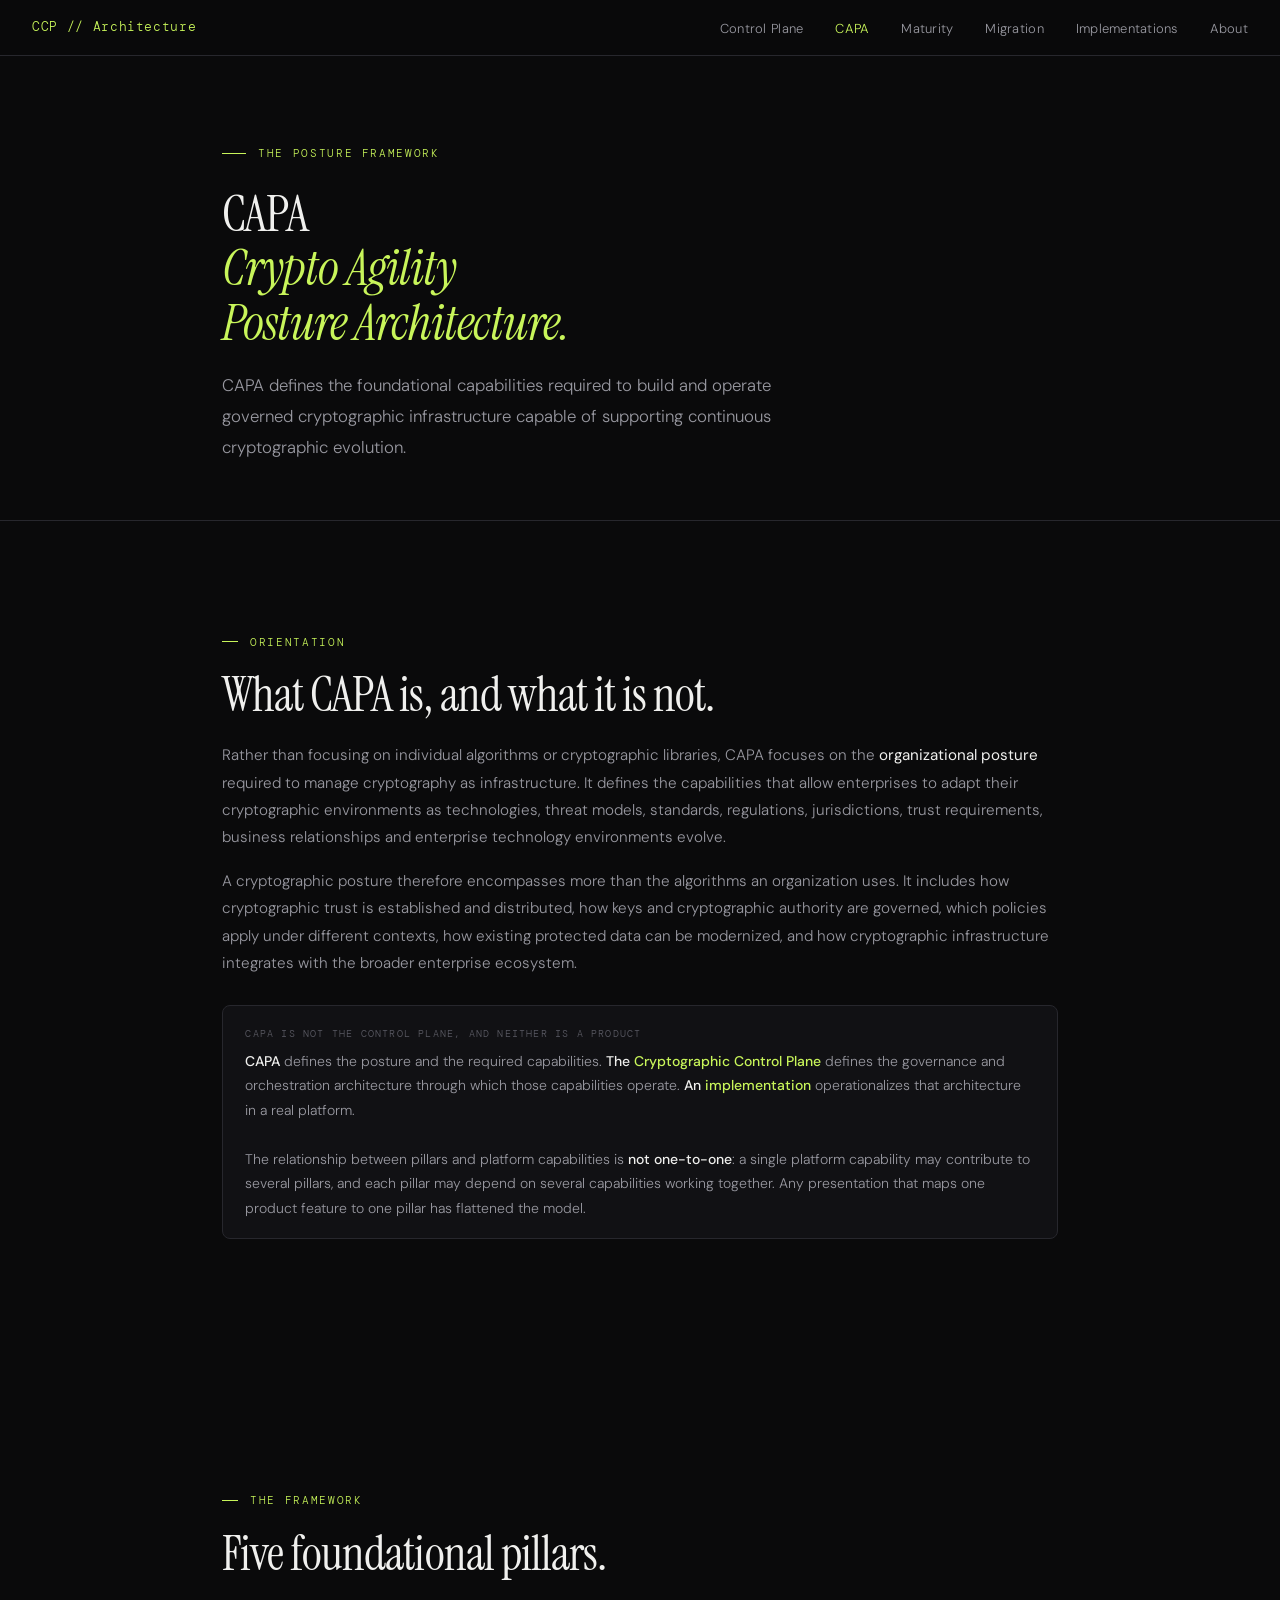
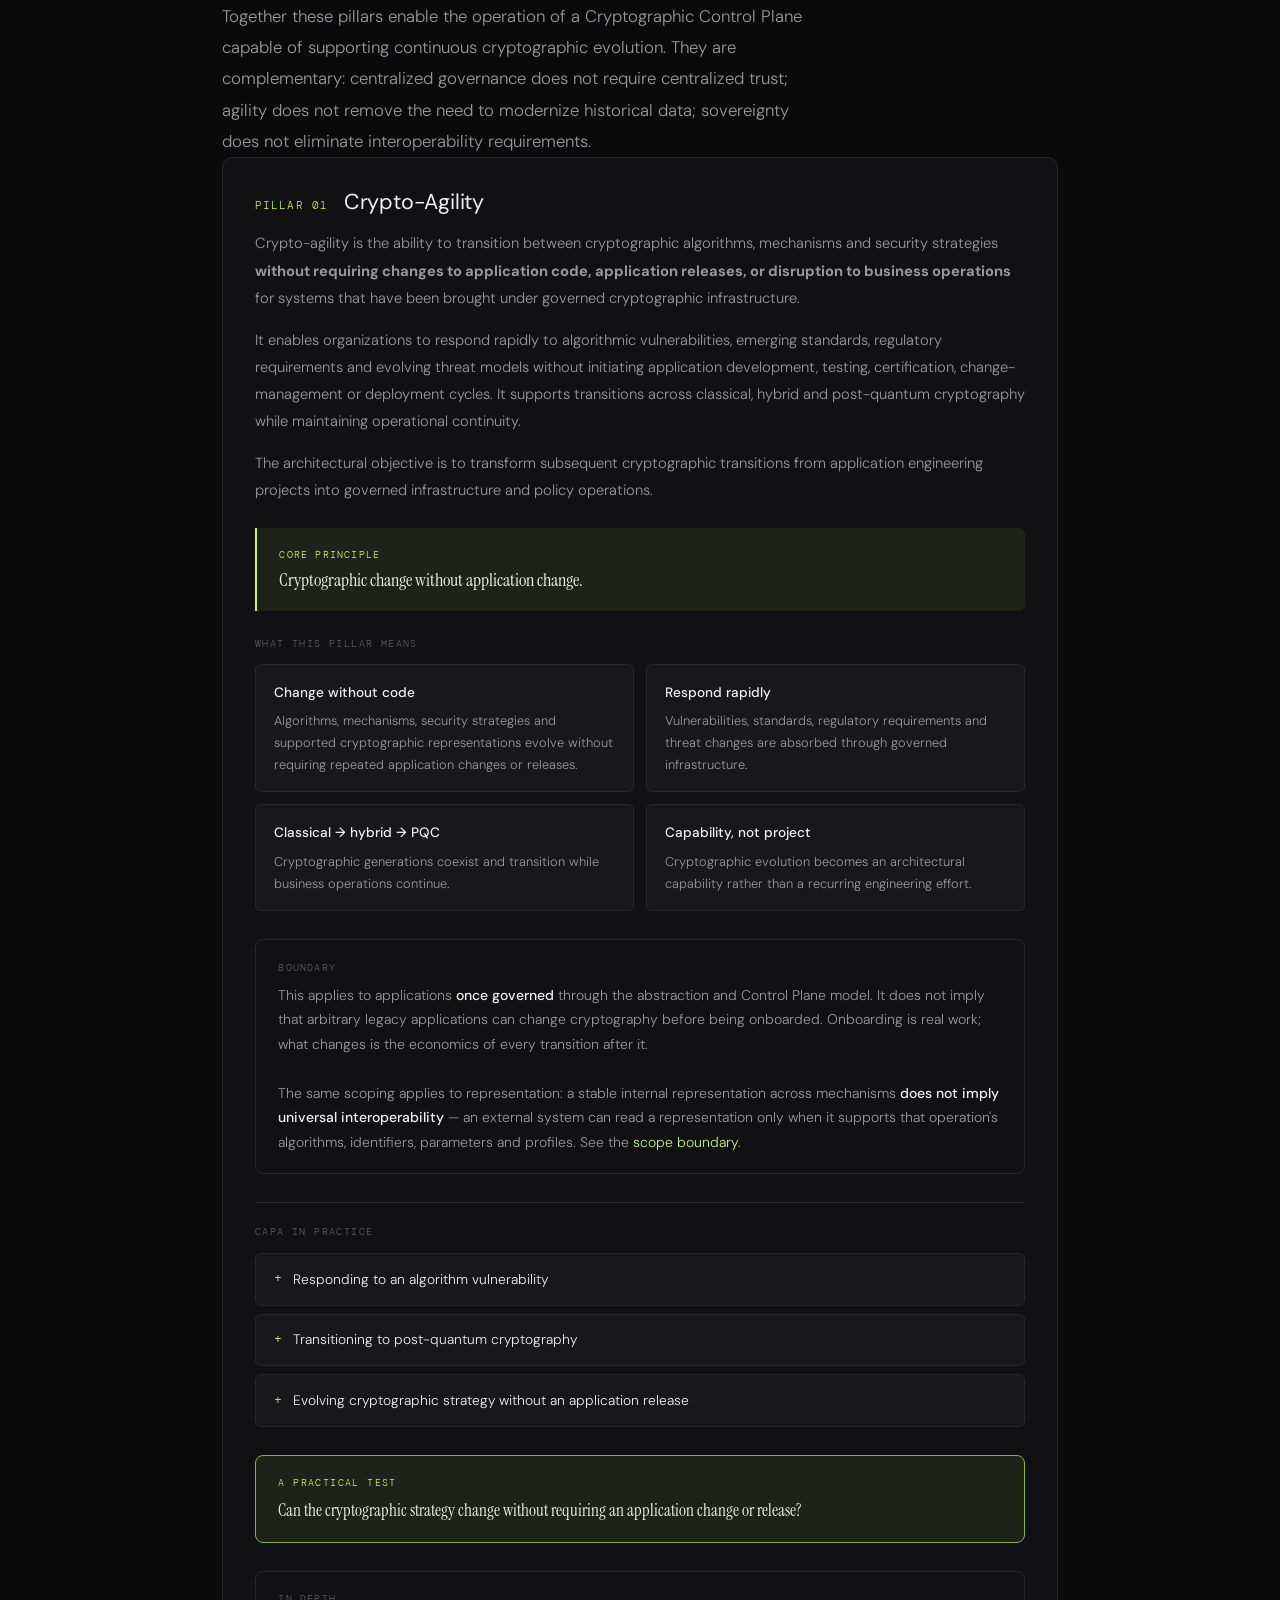
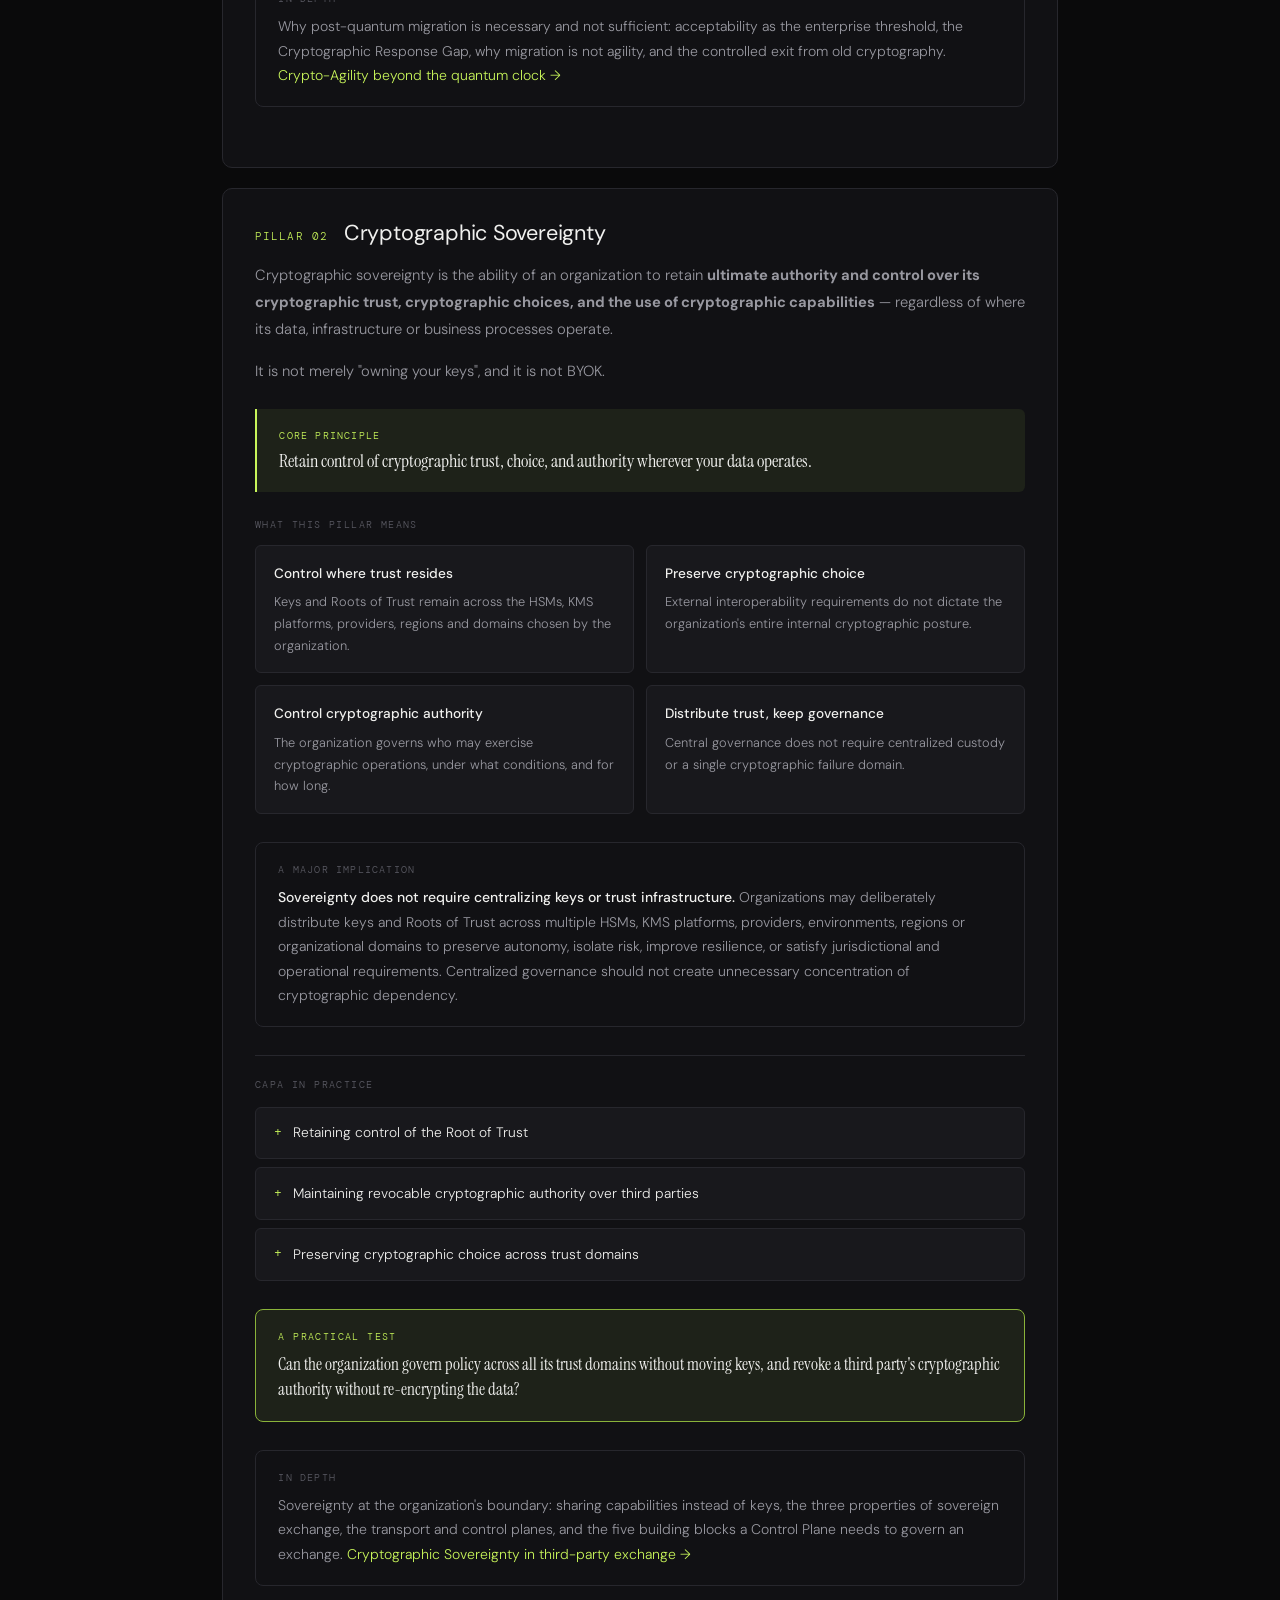
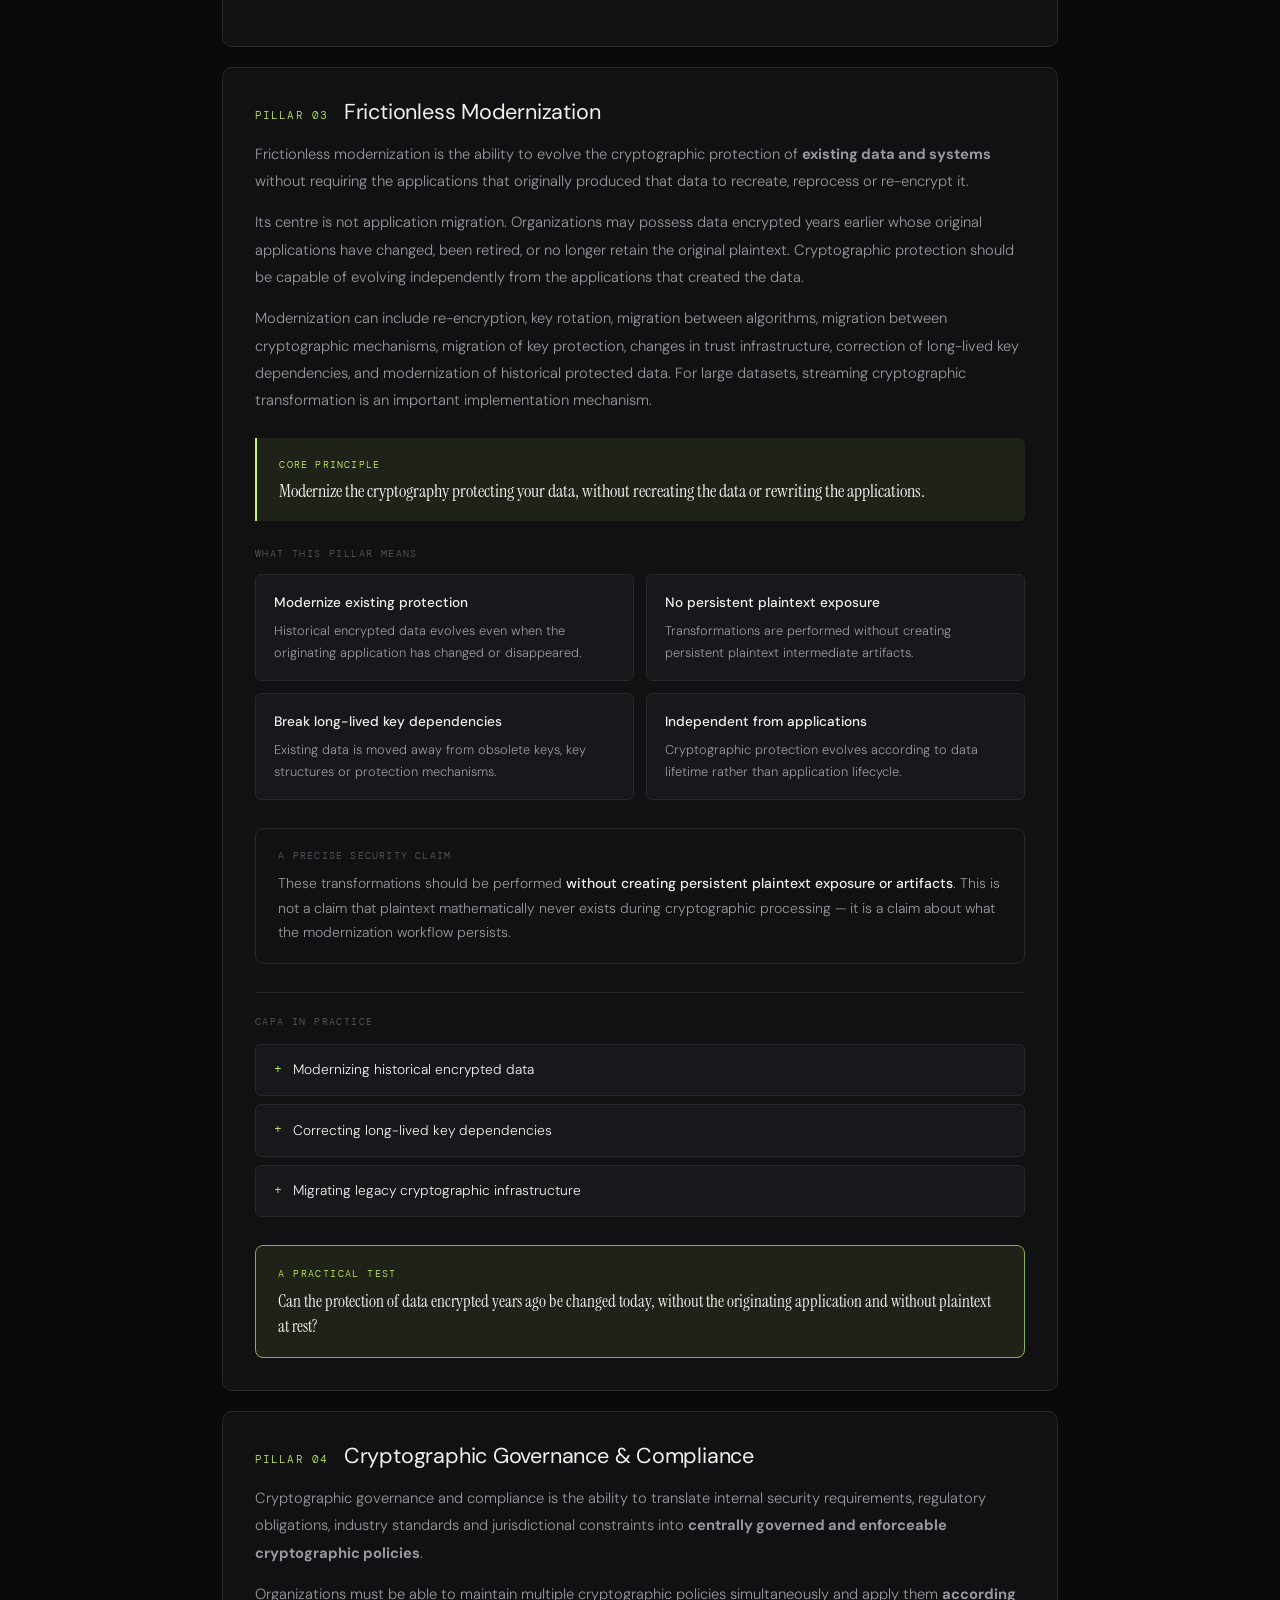
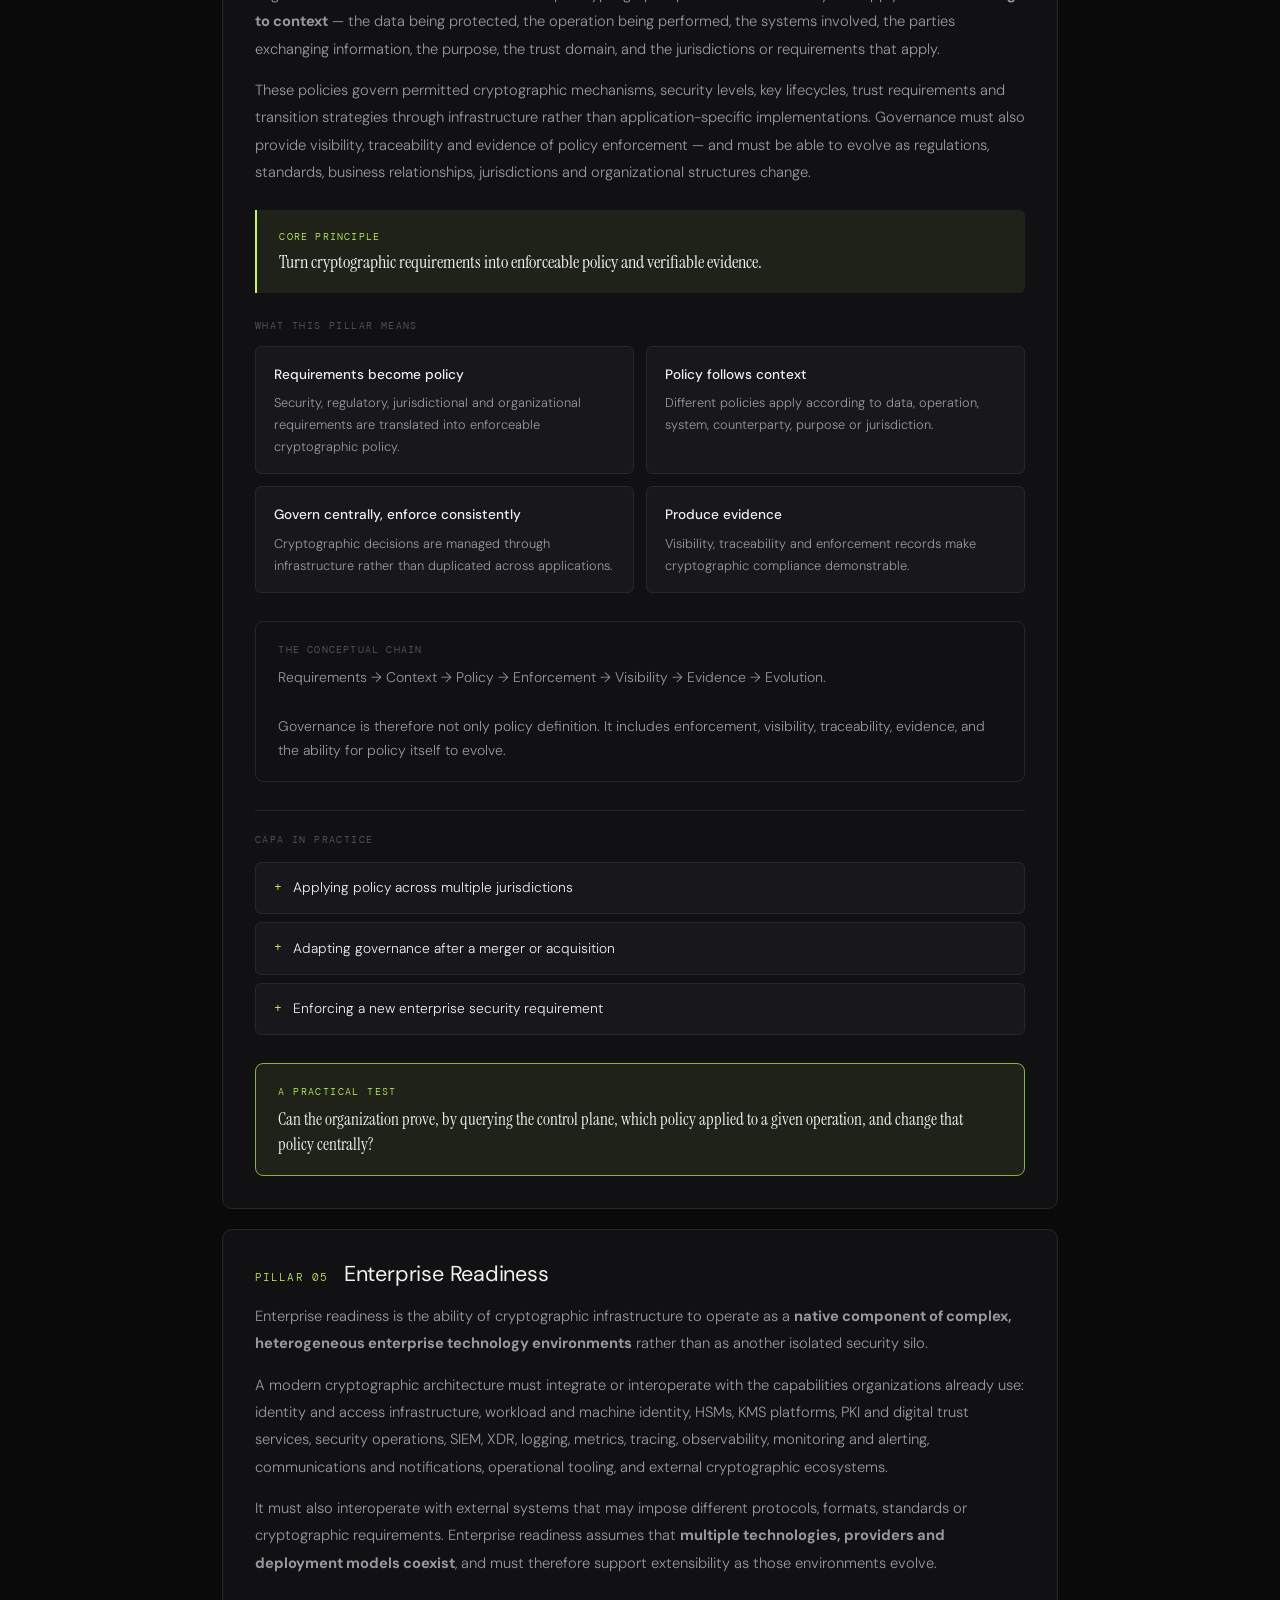
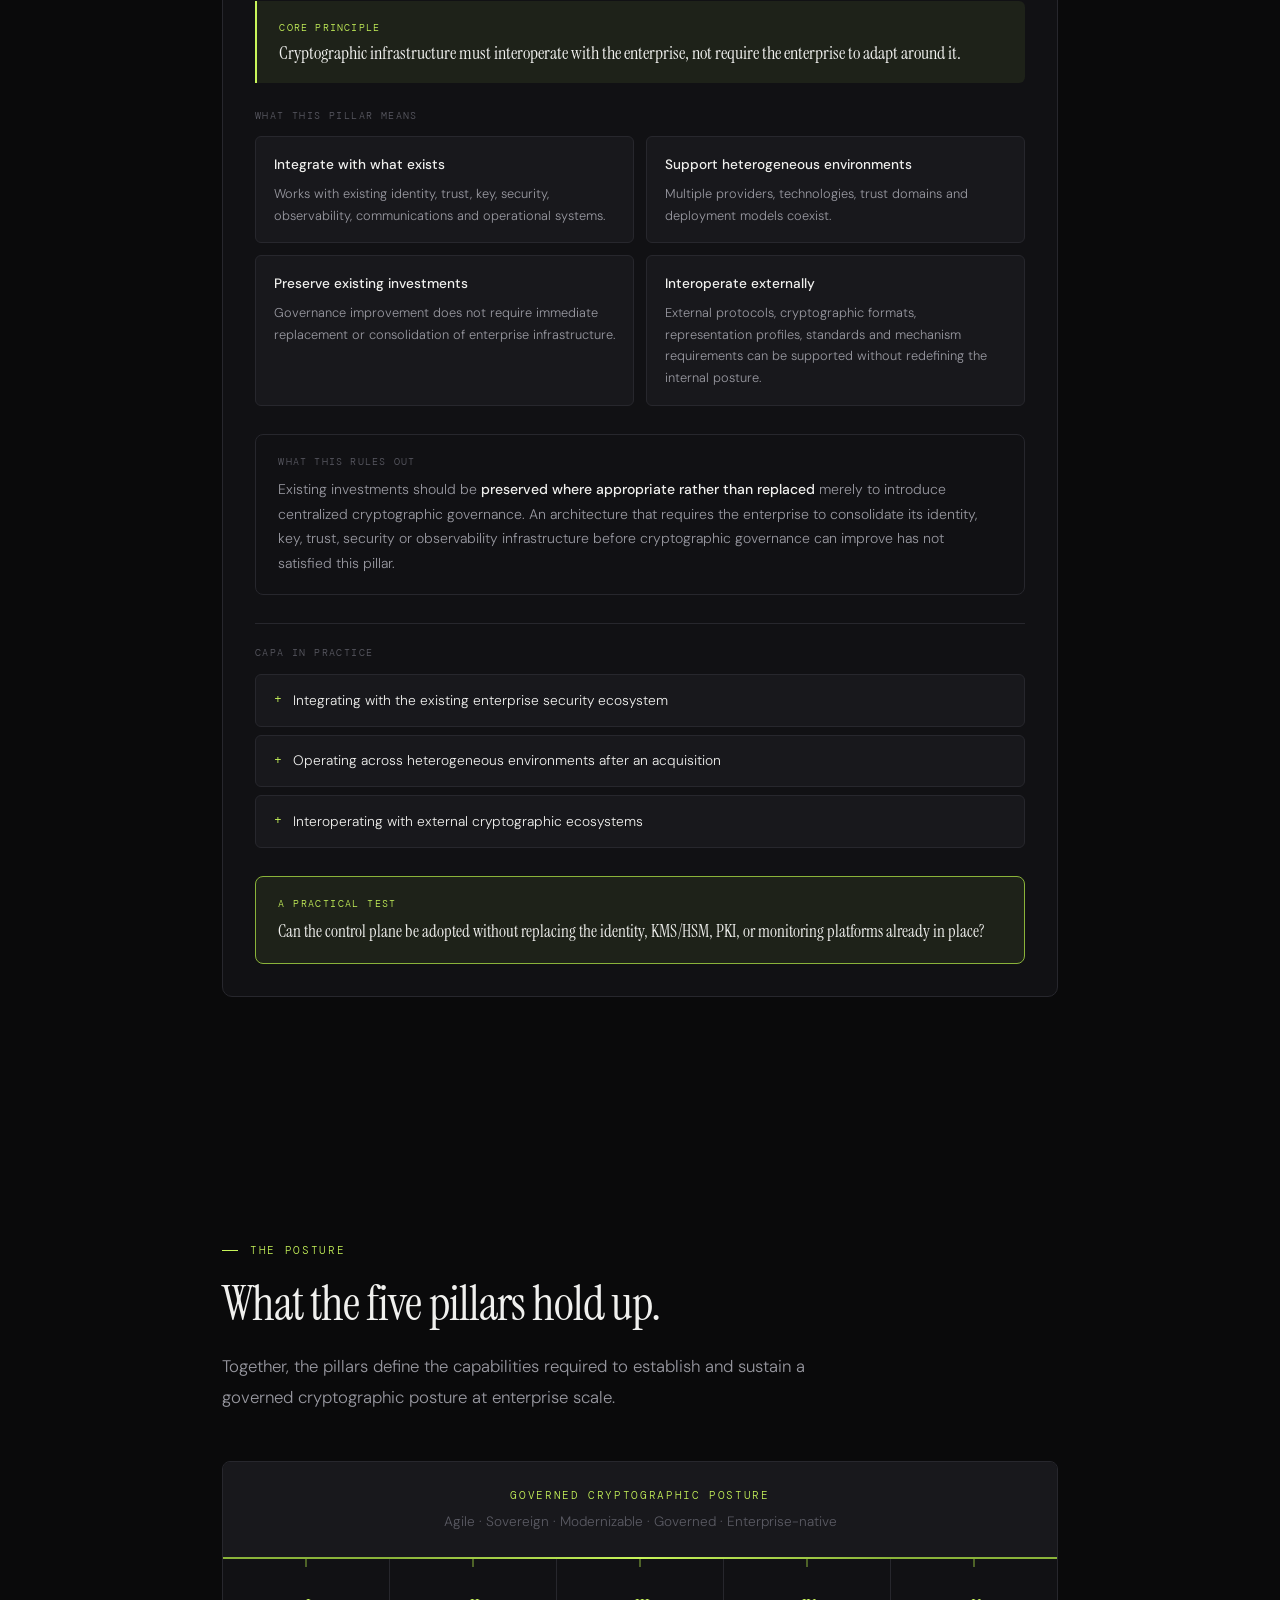
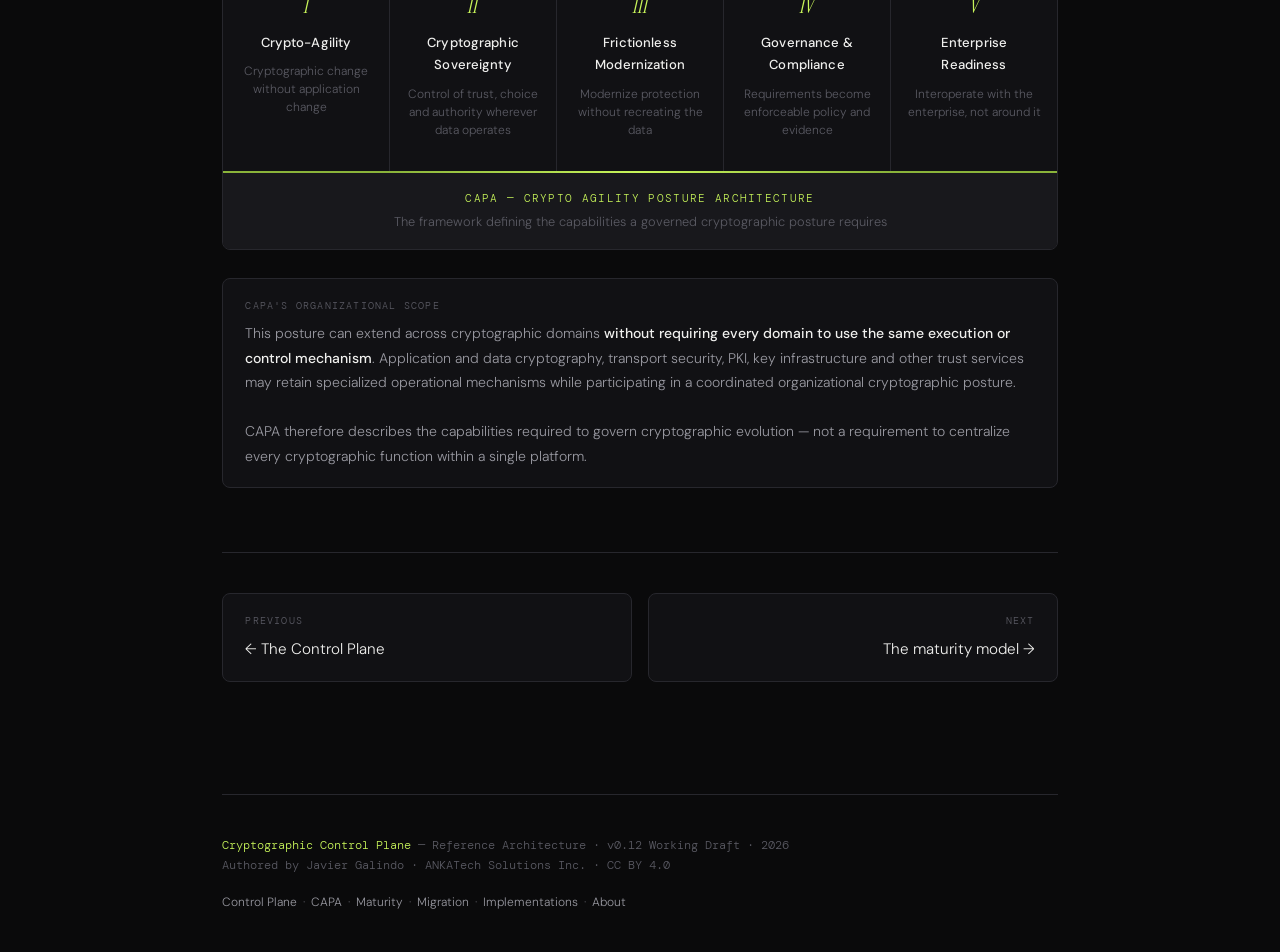
<file: capa/index.html>
<!DOCTYPE html>
<html lang="en">
<head>
<meta charset="UTF-8">
<meta name="viewport" content="width=device-width, initial-scale=1.0">
<title>CAPA — Crypto Agility Posture Architecture</title>
<meta name="description" content="CAPA defines the five foundational capabilities required to establish and sustain a governed cryptographic posture: Crypto-Agility, Cryptographic Sovereignty, Frictionless Modernization, Cryptographic Governance & Compliance, and Enterprise Readiness.">
<link rel="preconnect" href="https://fonts.googleapis.com">
<link rel="preconnect" href="https://fonts.gstatic.com" crossorigin>
<link href="https://fonts.googleapis.com/css2?family=DM+Mono:ital,wght@0,400;0,500;1,400&family=Instrument+Serif:ital@0;1&family=DM+Sans:ital,opsz,wght@0,9..40,300;0,9..40,400;0,9..40,500;1,9..40,300&display=swap" rel="stylesheet">
<link rel="stylesheet" href="/assets/ccp.css">
</head>
<body>

<!-- NAV -->
<nav>
  <a href="/" class="nav-logo">CCP // Architecture</a>
  <ul class="nav-links">
    <li><a href="/control-plane/">Control Plane</a></li>
    <li><a href="/capa/" class="current">CAPA</a></li>
    <li><a href="/maturity/">Maturity</a></li>
    <li><a href="/migration/">Migration</a></li>
    <li><a href="/implementations/">Implementations</a></li>
    <li><a href="/about/">About</a></li>
  </ul>
</nav>

<section class="page-hero">
  <div class="container">
    <div class="page-kicker">The posture framework</div>
    <h1>CAPA<br><em>Crypto Agility<br>Posture Architecture.</em></h1>
    <p class="section-lead">CAPA defines the foundational capabilities required to build and operate governed cryptographic infrastructure capable of supporting continuous cryptographic evolution.</p>
  </div>
</section>

<!-- WHAT CAPA IS AND IS NOT -->
<section id="what-capa-is">
  <div class="container">
    <div class="section-eyebrow">Orientation</div>
    <h2>What CAPA is, and what it is not.</h2>

    <p style="color:var(--text-secondary); font-size:0.95rem; line-height:1.8; margin-bottom:1rem;">
      Rather than focusing on individual algorithms or cryptographic libraries, CAPA focuses on the <strong style="color:var(--text-primary);font-weight:400;">organizational posture</strong> required to manage cryptography as infrastructure. It defines the capabilities that allow enterprises to adapt their cryptographic environments as technologies, threat models, standards, regulations, jurisdictions, trust requirements, business relationships and enterprise technology environments evolve.
    </p>
    <p style="color:var(--text-secondary); font-size:0.95rem; line-height:1.8;">
      A cryptographic posture therefore encompasses more than the algorithms an organization uses. It includes how cryptographic trust is established and distributed, how keys and cryptographic authority are governed, which policies apply under different contexts, how existing protected data can be modernized, and how cryptographic infrastructure integrates with the broader enterprise ecosystem.
    </p>

    <div class="note">
      <span class="note-label">CAPA is not the Control Plane, and neither is a product</span>
      <strong>CAPA</strong> defines the posture and the required capabilities. <strong>The <a href="/control-plane/" style="color:var(--accent);text-decoration:none;">Cryptographic Control Plane</a></strong> defines the governance and orchestration architecture through which those capabilities operate. <strong>An <a href="/implementations/" style="color:var(--accent);text-decoration:none;">implementation</a></strong> operationalizes that architecture in a real platform.
      <br><br>
      The relationship between pillars and platform capabilities is <strong>not one-to-one</strong>: a single platform capability may contribute to several pillars, and each pillar may depend on several capabilities working together. Any presentation that maps one product feature to one pillar has flattened the model.
    </div>
  </div>
</section>

<!-- THE FIVE PILLARS -->
<section id="pillars">
  <div class="container">
    <div class="section-eyebrow">The framework</div>
    <h2>Five foundational pillars.</h2>
    <p class="section-lead">Together these pillars enable the operation of a Cryptographic Control Plane capable of supporting continuous cryptographic evolution. They are complementary: centralized governance does not require centralized trust; agility does not remove the need to modernize historical data; sovereignty does not eliminate interoperability requirements.</p>

    <!-- PILLAR 1 -->
    <div class="pillar-detail" id="crypto-agility">
      <div class="pillar-detail-head">
        <span class="pillar-detail-num">Pillar 01</span>
        <h2>Crypto-Agility</h2>
      </div>
      <p>Crypto-agility is the ability to transition between cryptographic algorithms, mechanisms and security strategies <strong>without requiring changes to application code, application releases, or disruption to business operations</strong> for systems that have been brought under governed cryptographic infrastructure.</p>
      <p>It enables organizations to respond rapidly to algorithmic vulnerabilities, emerging standards, regulatory requirements and evolving threat models without initiating application development, testing, certification, change-management or deployment cycles. It supports transitions across classical, hybrid and post-quantum cryptography while maintaining operational continuity.</p>
      <p>The architectural objective is to transform subsequent cryptographic transitions from application engineering projects into governed infrastructure and policy operations.</p>

      <div class="pillar-principle">
        <span>Core principle</span>
        <p>Cryptographic change without application change.</p>
      </div>

      <div class="pillar-means">
        <div class="means-label">What this pillar means</div>
        <div class="mean"><h4>Change without code</h4><p>Algorithms, mechanisms, security strategies and supported cryptographic representations evolve without requiring repeated application changes or releases.</p></div>
        <div class="mean"><h4>Respond rapidly</h4><p>Vulnerabilities, standards, regulatory requirements and threat changes are absorbed through governed infrastructure.</p></div>
        <div class="mean"><h4>Classical → hybrid → PQC</h4><p>Cryptographic generations coexist and transition while business operations continue.</p></div>
        <div class="mean"><h4>Capability, not project</h4><p>Cryptographic evolution becomes an architectural capability rather than a recurring engineering effort.</p></div>
      </div>


      <div class="note">
        <span class="note-label">Boundary</span>
        This applies to applications <strong>once governed</strong> through the abstraction and Control Plane model. It does not imply that arbitrary legacy applications can change cryptography before being onboarded. Onboarding is real work; what changes is the economics of every transition after it. <br><br>The same scoping applies to representation: a stable internal representation across mechanisms <strong>does not imply universal interoperability</strong> — an external system can read a representation only when it supports that operation's algorithms, identifiers, parameters and profiles. See the <a href="/control-plane/#boundary" style="color:var(--accent);text-decoration:none;">scope boundary</a>.
      </div>

      <div class="practice">
        <div class="practice-label">CAPA in practice</div>
        <details class="scenario">
          <summary>Responding to an algorithm vulnerability</summary>
          <div class="scenario-body">A critical application relies on a cryptographic algorithm that is found to be vulnerable or no longer acceptable. In a traditional architecture, replacing it may require code changes, regression testing, security validation, change approvals and a new application release. With crypto-agility, the cryptographic strategy can be changed through governed infrastructure and policy while the application continues operating without modification or redeployment.</div>
        </details>
        <details class="scenario">
          <summary>Transitioning to post-quantum cryptography</summary>
          <div class="scenario-body">An organization needs to move from classical cryptography to hybrid classical–post-quantum mechanisms and, eventually, to fully post-quantum cryptography. Rather than treating each application as an independent migration project, the organization can evolve the cryptographic strategy through the Control Plane, allowing governed applications to transition without embedding new algorithm dependencies into their code.</div>
        </details>
        <details class="scenario">
          <summary>Evolving cryptographic strategy without an application release</summary>
          <div class="scenario-body">A security team decides to strengthen the cryptographic posture by changing an algorithm family, security level or cryptographic strategy, even though no immediate vulnerability exists. Instead of initiating a new software development and release cycle, the organization implements the change through cryptographic policy. Cryptographic evolution becomes an infrastructure governance activity rather than an application engineering project.</div>
        </details>
      </div>

      <div class="practical-test">
        <span class="practical-test-label">A practical test</span>
        <p>Can the cryptographic strategy change without requiring an application change or release?</p>
      </div>

      <div class="note">
        <span class="note-label">In depth</span>
        Why post-quantum migration is necessary and not sufficient: acceptability as the enterprise threshold, the Cryptographic Response Gap, why migration is not agility, and the controlled exit from old cryptography. <a href="/capa/crypto-agility/" style="color:var(--accent);text-decoration:none;">Crypto-Agility beyond the quantum clock →</a>
      </div>
    </div>

    <!-- PILLAR 2 -->
    <div class="pillar-detail" id="sovereignty">
      <div class="pillar-detail-head">
        <span class="pillar-detail-num">Pillar 02</span>
        <h2>Cryptographic Sovereignty</h2>
      </div>
      <p>Cryptographic sovereignty is the ability of an organization to retain <strong>ultimate authority and control over its cryptographic trust, cryptographic choices, and the use of cryptographic capabilities</strong> — regardless of where its data, infrastructure or business processes operate.</p>
      <p>It is not merely "owning your keys", and it is not BYOK.</p>

      <div class="pillar-principle">
        <span>Core principle</span>
        <p>Retain control of cryptographic trust, choice, and authority wherever your data operates.</p>
      </div>

      <div class="pillar-means">
        <div class="means-label">What this pillar means</div>
        <div class="mean"><h4>Control where trust resides</h4><p>Keys and Roots of Trust remain across the HSMs, KMS platforms, providers, regions and domains chosen by the organization.</p></div>
        <div class="mean"><h4>Preserve cryptographic choice</h4><p>External interoperability requirements do not dictate the organization's entire internal cryptographic posture.</p></div>
        <div class="mean"><h4>Control cryptographic authority</h4><p>The organization governs who may exercise cryptographic operations, under what conditions, and for how long.</p></div>
        <div class="mean"><h4>Distribute trust, keep governance</h4><p>Central governance does not require centralized custody or a single cryptographic failure domain.</p></div>
      </div>


      <div class="note">
        <span class="note-label">A major implication</span>
        <strong>Sovereignty does not require centralizing keys or trust infrastructure.</strong> Organizations may deliberately distribute keys and Roots of Trust across multiple HSMs, KMS platforms, providers, environments, regions or organizational domains to preserve autonomy, isolate risk, improve resilience, or satisfy jurisdictional and operational requirements. Centralized governance should not create unnecessary concentration of cryptographic dependency.
      </div>

      <div class="practice">
        <div class="practice-label">CAPA in practice</div>
        <details class="scenario">
          <summary>Retaining control of the Root of Trust</summary>
          <div class="scenario-body">An organization deliberately distributes cryptographic keys and Roots of Trust across multiple HSMs, KMS platforms, cloud providers, on-premises environments, regions or organizational domains. This distribution may reflect resilience, risk isolation, jurisdictional, operational or business requirements. Cryptographic sovereignty allows the organization to govern these trust domains coherently without requiring their consolidation into a single key repository, infrastructure provider or cryptographic failure domain.</div>
        </details>
        <details class="scenario">
          <summary>Maintaining revocable cryptographic authority over third parties</summary>
          <div class="scenario-body">A financial institution must provide sensitive encrypted information to an external service provider for processing. Instead of transferring a long-lived private key that gives the provider persistent decryption capability, the organization grants governed authorization to perform only the required cryptographic operations. That authority can be constrained by identity, data scope, purpose, time or policy — and revoked when the business relationship changes or ends.</div>
        </details>
        <details class="scenario">
          <summary>Preserving cryptographic choice across trust domains</summary>
          <div class="scenario-body">An organization determines that one cryptographic strategy best reflects its internal security and trust requirements, while a customer, partner or external ecosystem requires a different standard for interoperability. The organization can satisfy the external requirement for that interaction without making it the universal standard for its internal environment. Interoperability is maintained without surrendering cryptographic choice.</div>
        </details>
      </div>

      <div class="practical-test">
        <span class="practical-test-label">A practical test</span>
        <p>Can the organization govern policy across all its trust domains without moving keys, and revoke a third party's cryptographic authority without re-encrypting the data?</p>
      </div>

      <div class="note">
        <span class="note-label">In depth</span>
        Sovereignty at the organization's boundary: sharing capabilities instead of keys, the three properties of sovereign exchange, the transport and control planes, and the five building blocks a Control Plane needs to govern an exchange. <a href="/capa/cryptographic-sovereignty/" style="color:var(--accent);text-decoration:none;">Cryptographic Sovereignty in third-party exchange →</a>
      </div>
    </div>

    <!-- PILLAR 3 -->
    <div class="pillar-detail" id="modernization">
      <div class="pillar-detail-head">
        <span class="pillar-detail-num">Pillar 03</span>
        <h2>Frictionless Modernization</h2>
      </div>
      <p>Frictionless modernization is the ability to evolve the cryptographic protection of <strong>existing data and systems</strong> without requiring the applications that originally produced that data to recreate, reprocess or re-encrypt it.</p>
      <p>Its centre is not application migration. Organizations may possess data encrypted years earlier whose original applications have changed, been retired, or no longer retain the original plaintext. Cryptographic protection should be capable of evolving independently from the applications that created the data.</p>
      <p>Modernization can include re-encryption, key rotation, migration between algorithms, migration between cryptographic mechanisms, migration of key protection, changes in trust infrastructure, correction of long-lived key dependencies, and modernization of historical protected data. For large datasets, streaming cryptographic transformation is an important implementation mechanism.</p>

      <div class="pillar-principle">
        <span>Core principle</span>
        <p>Modernize the cryptography protecting your data, without recreating the data or rewriting the applications.</p>
      </div>

      <div class="pillar-means">
        <div class="means-label">What this pillar means</div>
        <div class="mean"><h4>Modernize existing protection</h4><p>Historical encrypted data evolves even when the originating application has changed or disappeared.</p></div>
        <div class="mean"><h4>No persistent plaintext exposure</h4><p>Transformations are performed without creating persistent plaintext intermediate artifacts.</p></div>
        <div class="mean"><h4>Break long-lived key dependencies</h4><p>Existing data is moved away from obsolete keys, key structures or protection mechanisms.</p></div>
        <div class="mean"><h4>Independent from applications</h4><p>Cryptographic protection evolves according to data lifetime rather than application lifecycle.</p></div>
      </div>


      <div class="note">
        <span class="note-label">A precise security claim</span>
        These transformations should be performed <strong>without creating persistent plaintext exposure or artifacts</strong>. This is not a claim that plaintext mathematically never exists during cryptographic processing — it is a claim about what the modernization workflow persists.
      </div>

      <div class="practice">
        <div class="practice-label">CAPA in practice</div>
        <details class="scenario">
          <summary>Modernizing historical encrypted data</summary>
          <div class="scenario-body">An organization has millions of records or files encrypted over many years using cryptographic mechanisms that must now be replaced. The applications that originally produced the data may have changed, been retired, or no longer retain the original plaintext. The organization can transform the cryptographic protection of the existing data under new algorithms, keys or policies without requiring the originating applications to recreate it, and without creating persistent plaintext intermediate artifacts.</div>
        </details>
        <details class="scenario">
          <summary>Correcting long-lived key dependencies</summary>
          <div class="scenario-body">Large volumes of historical information may remain protected under the same keys or key structures for longer than the organization's current security policy permits. Frictionless modernization allows the organization to rotate, segment or migrate those protections to new keys and key hierarchies without reconstructing the systems that originally created the data. Modernization therefore addresses key-management debt as well as algorithmic obsolescence.</div>
        </details>
        <details class="scenario">
          <summary>Migrating legacy cryptographic infrastructure</summary>
          <div class="scenario-body">An organization needs to retire a legacy key store, trust infrastructure or cryptographic mechanism on which years of protected information still depend. Rather than performing a disruptive big-bang migration, the organization can progressively move cryptographic assets to the target infrastructure while business systems continue operating. The protection evolves independently from the lifecycle of the applications that originally created the data.</div>
        </details>
      </div>

      <div class="practical-test">
        <span class="practical-test-label">A practical test</span>
        <p>Can the protection of data encrypted years ago be changed today, without the originating application and without plaintext at rest?</p>
      </div>
    </div>

    <!-- PILLAR 4 -->
    <div class="pillar-detail" id="governance">
      <div class="pillar-detail-head">
        <span class="pillar-detail-num">Pillar 04</span>
        <h2>Cryptographic Governance &amp; Compliance</h2>
      </div>
      <p>Cryptographic governance and compliance is the ability to translate internal security requirements, regulatory obligations, industry standards and jurisdictional constraints into <strong>centrally governed and enforceable cryptographic policies</strong>.</p>
      <p>Organizations must be able to maintain multiple cryptographic policies simultaneously and apply them <strong>according to context</strong> — the data being protected, the operation being performed, the systems involved, the parties exchanging information, the purpose, the trust domain, and the jurisdictions or requirements that apply.</p>
      <p>These policies govern permitted cryptographic mechanisms, security levels, key lifecycles, trust requirements and transition strategies through infrastructure rather than application-specific implementations. Governance must also provide visibility, traceability and evidence of policy enforcement — and must be able to evolve as regulations, standards, business relationships, jurisdictions and organizational structures change.</p>

      <div class="pillar-principle">
        <span>Core principle</span>
        <p>Turn cryptographic requirements into enforceable policy and verifiable evidence.</p>
      </div>

      <div class="pillar-means">
        <div class="means-label">What this pillar means</div>
        <div class="mean"><h4>Requirements become policy</h4><p>Security, regulatory, jurisdictional and organizational requirements are translated into enforceable cryptographic policy.</p></div>
        <div class="mean"><h4>Policy follows context</h4><p>Different policies apply according to data, operation, system, counterparty, purpose or jurisdiction.</p></div>
        <div class="mean"><h4>Govern centrally, enforce consistently</h4><p>Cryptographic decisions are managed through infrastructure rather than duplicated across applications.</p></div>
        <div class="mean"><h4>Produce evidence</h4><p>Visibility, traceability and enforcement records make cryptographic compliance demonstrable.</p></div>
      </div>


      <div class="note">
        <span class="note-label">The conceptual chain</span>
        Requirements → Context → Policy → Enforcement → Visibility → Evidence → Evolution.
        <br><br>
        Governance is therefore not only policy definition. It includes enforcement, visibility, traceability, evidence, and the ability for policy itself to evolve.
      </div>

      <div class="practice">
        <div class="practice-label">CAPA in practice</div>
        <details class="scenario">
          <summary>Applying policy across multiple jurisdictions</summary>
          <div class="scenario-body">A multinational organization operates across jurisdictions with different cryptographic requirements. Data processed within one jurisdiction may be governed by one policy, while information exchanged with headquarters, a regulated customer or an external provider may require another. The organization can maintain multiple cryptographic policies simultaneously and apply the appropriate one according to context — including data, operation, counterparty, purpose and jurisdiction.</div>
        </details>
        <details class="scenario">
          <summary>Adapting governance after a merger or acquisition</summary>
          <div class="scenario-body">An acquisition can change the cryptographic requirements applicable to systems and data even when no algorithm, standard or regulation has changed. New corporate policies, contractual obligations, jurisdictions or trust requirements may become applicable immediately. Centralized cryptographic governance allows the organization to introduce and enforce the resulting policies without requiring those decisions to be individually implemented within every affected application.</div>
        </details>
        <details class="scenario">
          <summary>Enforcing a new enterprise security requirement</summary>
          <div class="scenario-body">A security or compliance team determines that a particular algorithm, key lifecycle, security level or cryptographic strategy is no longer permitted for a category of information. The requirement is translated into centrally governed policy and enforced consistently across the affected systems. The same governance infrastructure provides visibility, traceability and evidence that the required policy was actually applied.</div>
        </details>
      </div>

      <div class="practical-test">
        <span class="practical-test-label">A practical test</span>
        <p>Can the organization prove, by querying the control plane, which policy applied to a given operation, and change that policy centrally?</p>
      </div>
    </div>

    <!-- PILLAR 5 -->
    <div class="pillar-detail" id="enterprise-readiness">
      <div class="pillar-detail-head">
        <span class="pillar-detail-num">Pillar 05</span>
        <h2>Enterprise Readiness</h2>
      </div>
      <p>Enterprise readiness is the ability of cryptographic infrastructure to operate as a <strong>native component of complex, heterogeneous enterprise technology environments</strong> rather than as another isolated security silo.</p>
      <p>A modern cryptographic architecture must integrate or interoperate with the capabilities organizations already use: identity and access infrastructure, workload and machine identity, HSMs, KMS platforms, PKI and digital trust services, security operations, SIEM, XDR, logging, metrics, tracing, observability, monitoring and alerting, communications and notifications, operational tooling, and external cryptographic ecosystems.</p>
      <p>It must also interoperate with external systems that may impose different protocols, formats, standards or cryptographic requirements. Enterprise readiness assumes that <strong>multiple technologies, providers and deployment models coexist</strong>, and must therefore support extensibility as those environments evolve.</p>

      <div class="pillar-principle">
        <span>Core principle</span>
        <p>Cryptographic infrastructure must interoperate with the enterprise, not require the enterprise to adapt around it.</p>
      </div>

      <div class="pillar-means">
        <div class="means-label">What this pillar means</div>
        <div class="mean"><h4>Integrate with what exists</h4><p>Works with existing identity, trust, key, security, observability, communications and operational systems.</p></div>
        <div class="mean"><h4>Support heterogeneous environments</h4><p>Multiple providers, technologies, trust domains and deployment models coexist.</p></div>
        <div class="mean"><h4>Preserve existing investments</h4><p>Governance improvement does not require immediate replacement or consolidation of enterprise infrastructure.</p></div>
        <div class="mean"><h4>Interoperate externally</h4><p>External protocols, cryptographic formats, representation profiles, standards and mechanism requirements can be supported without redefining the internal posture.</p></div>
      </div>


      <div class="note">
        <span class="note-label">What this rules out</span>
        Existing investments should be <strong>preserved where appropriate rather than replaced</strong> merely to introduce centralized cryptographic governance. An architecture that requires the enterprise to consolidate its identity, key, trust, security or observability infrastructure before cryptographic governance can improve has not satisfied this pillar.
      </div>

      <div class="practice">
        <div class="practice-label">CAPA in practice</div>
        <details class="scenario">
          <summary>Integrating with the existing enterprise security ecosystem</summary>
          <div class="scenario-body">An organization already operates enterprise identity and access infrastructure, workload identities, key management and hardware security systems, trust services, security monitoring, SIEM or XDR capabilities, observability platforms, communication services and operational tooling. A Cryptographic Control Plane integrates with these existing capabilities rather than creating parallel technology silos, allowing cryptographic operations to participate naturally in the organization's established security and operational ecosystem.</div>
        </details>
        <details class="scenario">
          <summary>Operating across heterogeneous environments after an acquisition</summary>
          <div class="scenario-body">Following an acquisition, two organizations may use different identity infrastructures, KMS and HSM environments, security monitoring platforms, observability tooling, trust services and deployment models. Establishing common cryptographic governance should not require immediate consolidation of those technologies. An enterprise-ready architecture can integrate with both environments while allowing each underlying technology or trust domain to be retained, evolved, migrated or consolidated independently according to security, resilience, jurisdictional and business requirements.</div>
        </details>
        <details class="scenario">
          <summary>Interoperating with external cryptographic ecosystems</summary>
          <div class="scenario-body">An organization may use one cryptographic posture internally while a customer, provider, government system, industry network or other external ecosystem requires different protocols, formats, standards or cryptographic mechanisms. Enterprise readiness enables the organization to participate in those ecosystems while preserving its internal architecture and cryptographic posture. External interoperability becomes an integration capability rather than a requirement to redesign the enterprise around each counterparty.</div>
        </details>
      </div>

      <div class="practical-test">
        <span class="practical-test-label">A practical test</span>
        <p>Can the control plane be adopted without replacing the identity, KMS/HSM, PKI, or monitoring platforms already in place?</p>
      </div>
    </div>
  </div>
</section>

<!-- TEMPLE -->
<section id="posture">
  <div class="container">
    <div class="section-eyebrow">The posture</div>
    <h2>What the five pillars hold up.</h2>
    <p class="section-lead">Together, the pillars define the capabilities required to establish and sustain a governed cryptographic posture at enterprise scale.</p>

    <div class="temple">
      <div class="temple-roof">
        <div class="temple-roof-title">Governed Cryptographic Posture</div>
        <div class="temple-roof-sub">Agile · Sovereign · Modernizable · Governed · Enterprise-native</div>
      </div>
      <div class="temple-pillars">
        <div class="temple-pillar">
          <span class="temple-pillar-num">I</span>
          <h3>Crypto-Agility</h3>
          <p>Cryptographic change without application change</p>
        </div>
        <div class="temple-pillar">
          <span class="temple-pillar-num">II</span>
          <h3>Cryptographic Sovereignty</h3>
          <p>Control of trust, choice and authority wherever data operates</p>
        </div>
        <div class="temple-pillar">
          <span class="temple-pillar-num">III</span>
          <h3>Frictionless Modernization</h3>
          <p>Modernize protection without recreating the data</p>
        </div>
        <div class="temple-pillar">
          <span class="temple-pillar-num">IV</span>
          <h3>Governance &amp; Compliance</h3>
          <p>Requirements become enforceable policy and evidence</p>
        </div>
        <div class="temple-pillar">
          <span class="temple-pillar-num">V</span>
          <h3>Enterprise Readiness</h3>
          <p>Interoperate with the enterprise, not around it</p>
        </div>
      </div>
      <div class="temple-foundation">
        <div class="temple-foundation-title">CAPA — Crypto Agility Posture Architecture</div>
        <div class="temple-foundation-sub">The framework defining the capabilities a governed cryptographic posture requires</div>
      </div>
    </div>

    <div class="note">
      <span class="note-label">CAPA's organizational scope</span>
      This posture can extend across cryptographic domains <strong>without requiring every domain to use the same execution or control mechanism</strong>. Application and data cryptography, transport security, PKI, key infrastructure and other trust services may retain specialized operational mechanisms while participating in a coordinated organizational cryptographic posture.
      <br><br>
      CAPA therefore describes the capabilities required to govern cryptographic evolution — not a requirement to centralize every cryptographic function within a single platform.
    </div>

    <div class="page-nav">
      <a href="/control-plane/">
        <span class="dir">Previous</span>
        <span class="label">← The Control Plane</span>
      </a>
      <a href="/maturity/" class="next">
        <span class="dir">Next</span>
        <span class="label">The maturity model →</span>
      </a>
    </div>
  </div>
</section>

<!-- FOOTER -->
<div class="container">
  <footer>
    <div class="footer-left">
      <span>Cryptographic Control Plane</span> — Reference Architecture · v0.12 Working Draft · 2026<br>
      Authored by Javier Galindo · ANKATech Solutions Inc. · CC BY 4.0
    </div>
    <div class="footer-right">
      <a href="/control-plane/">Control Plane</a> &nbsp;·&nbsp;
      <a href="/capa/">CAPA</a> &nbsp;·&nbsp;
      <a href="/maturity/">Maturity</a> &nbsp;·&nbsp;
      <a href="/migration/">Migration</a> &nbsp;·&nbsp;
      <a href="/implementations/">Implementations</a> &nbsp;·&nbsp;
      <a href="/about/">About</a>
    </div>
  </footer>
</div>

</body>
</html>
</file>
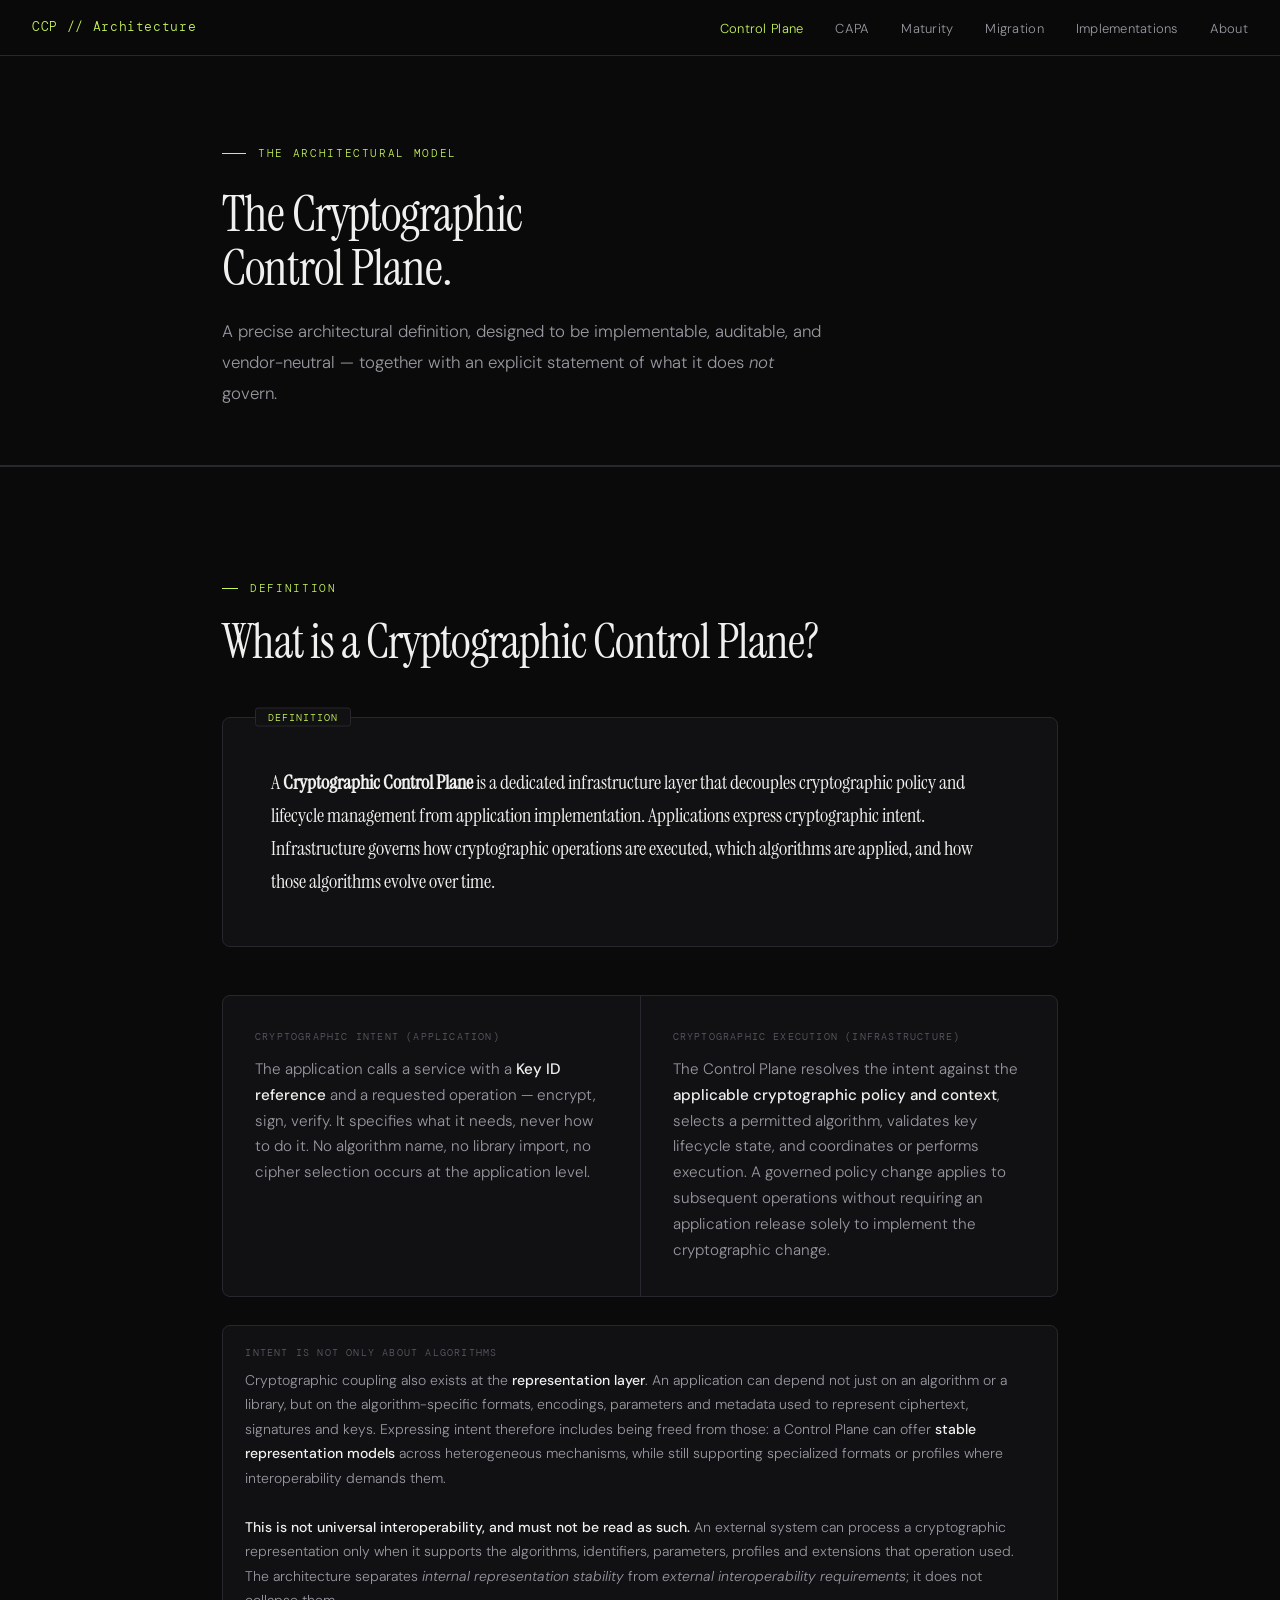
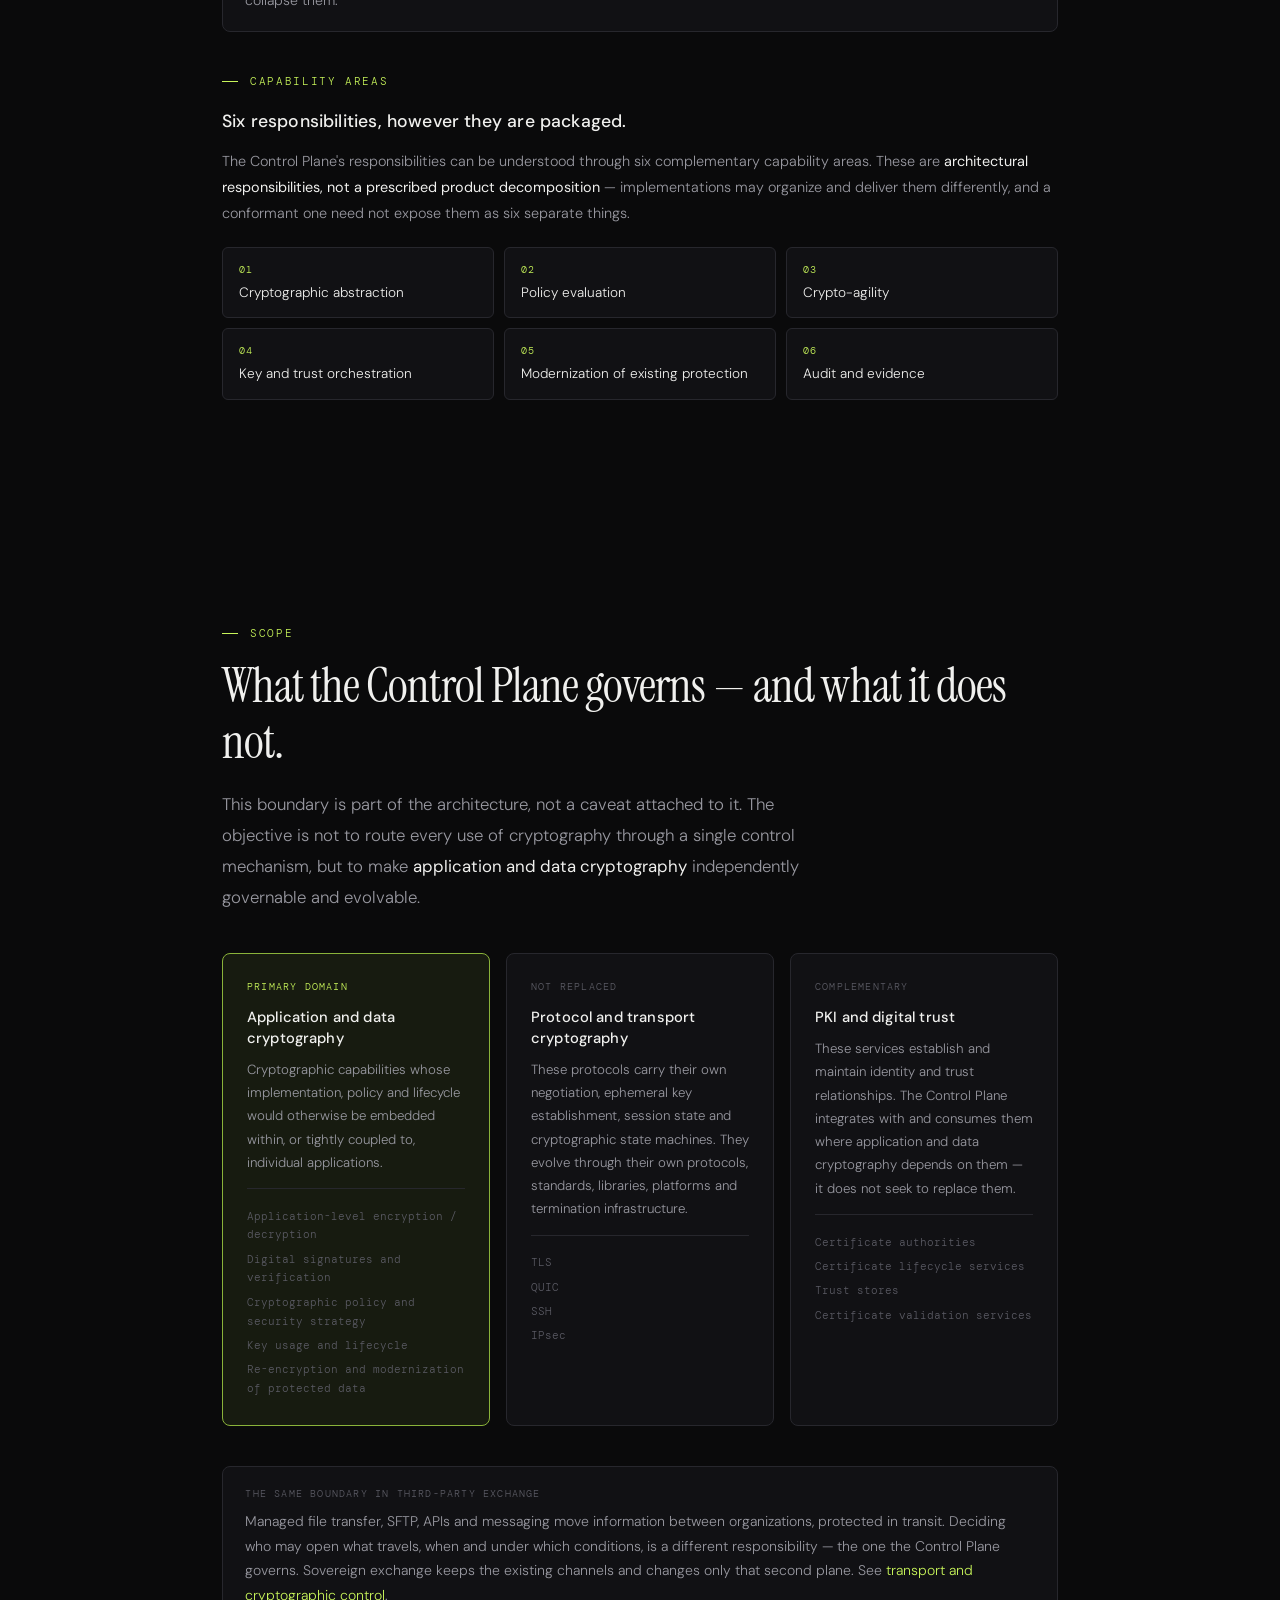
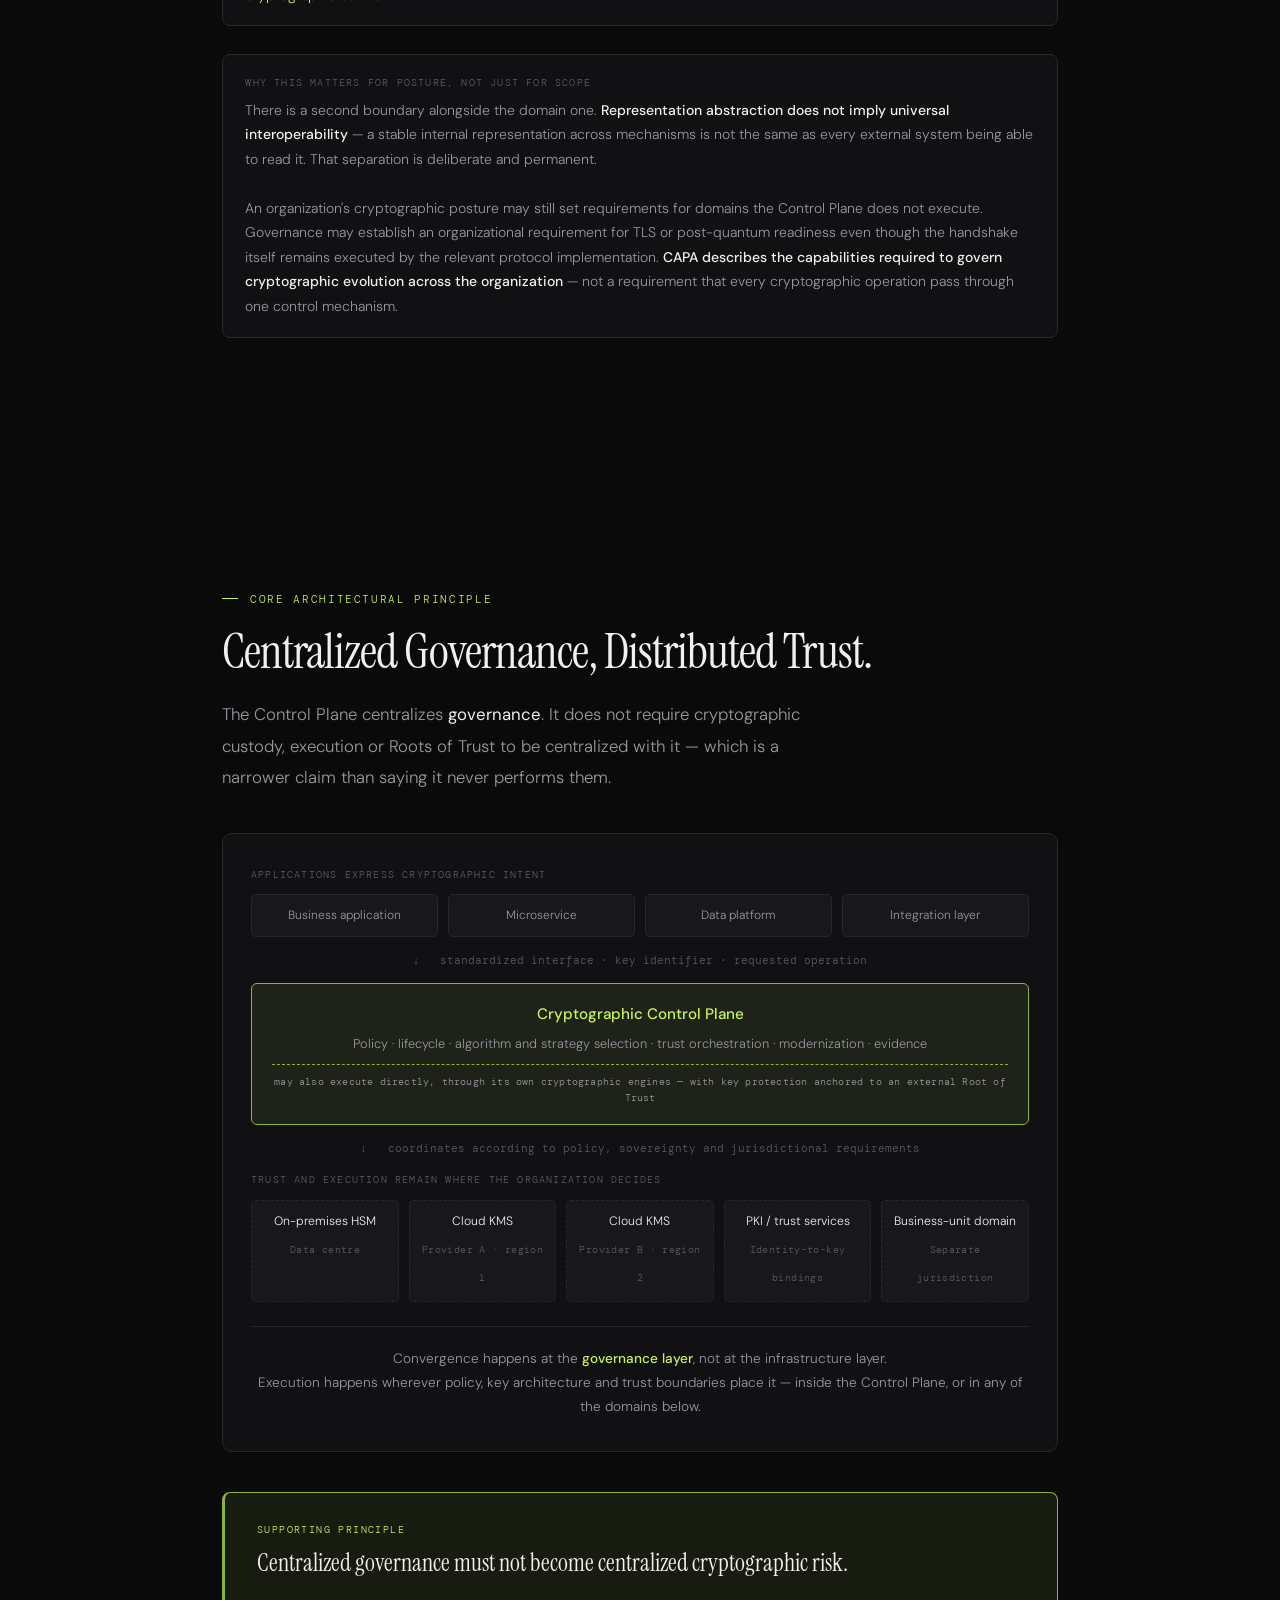
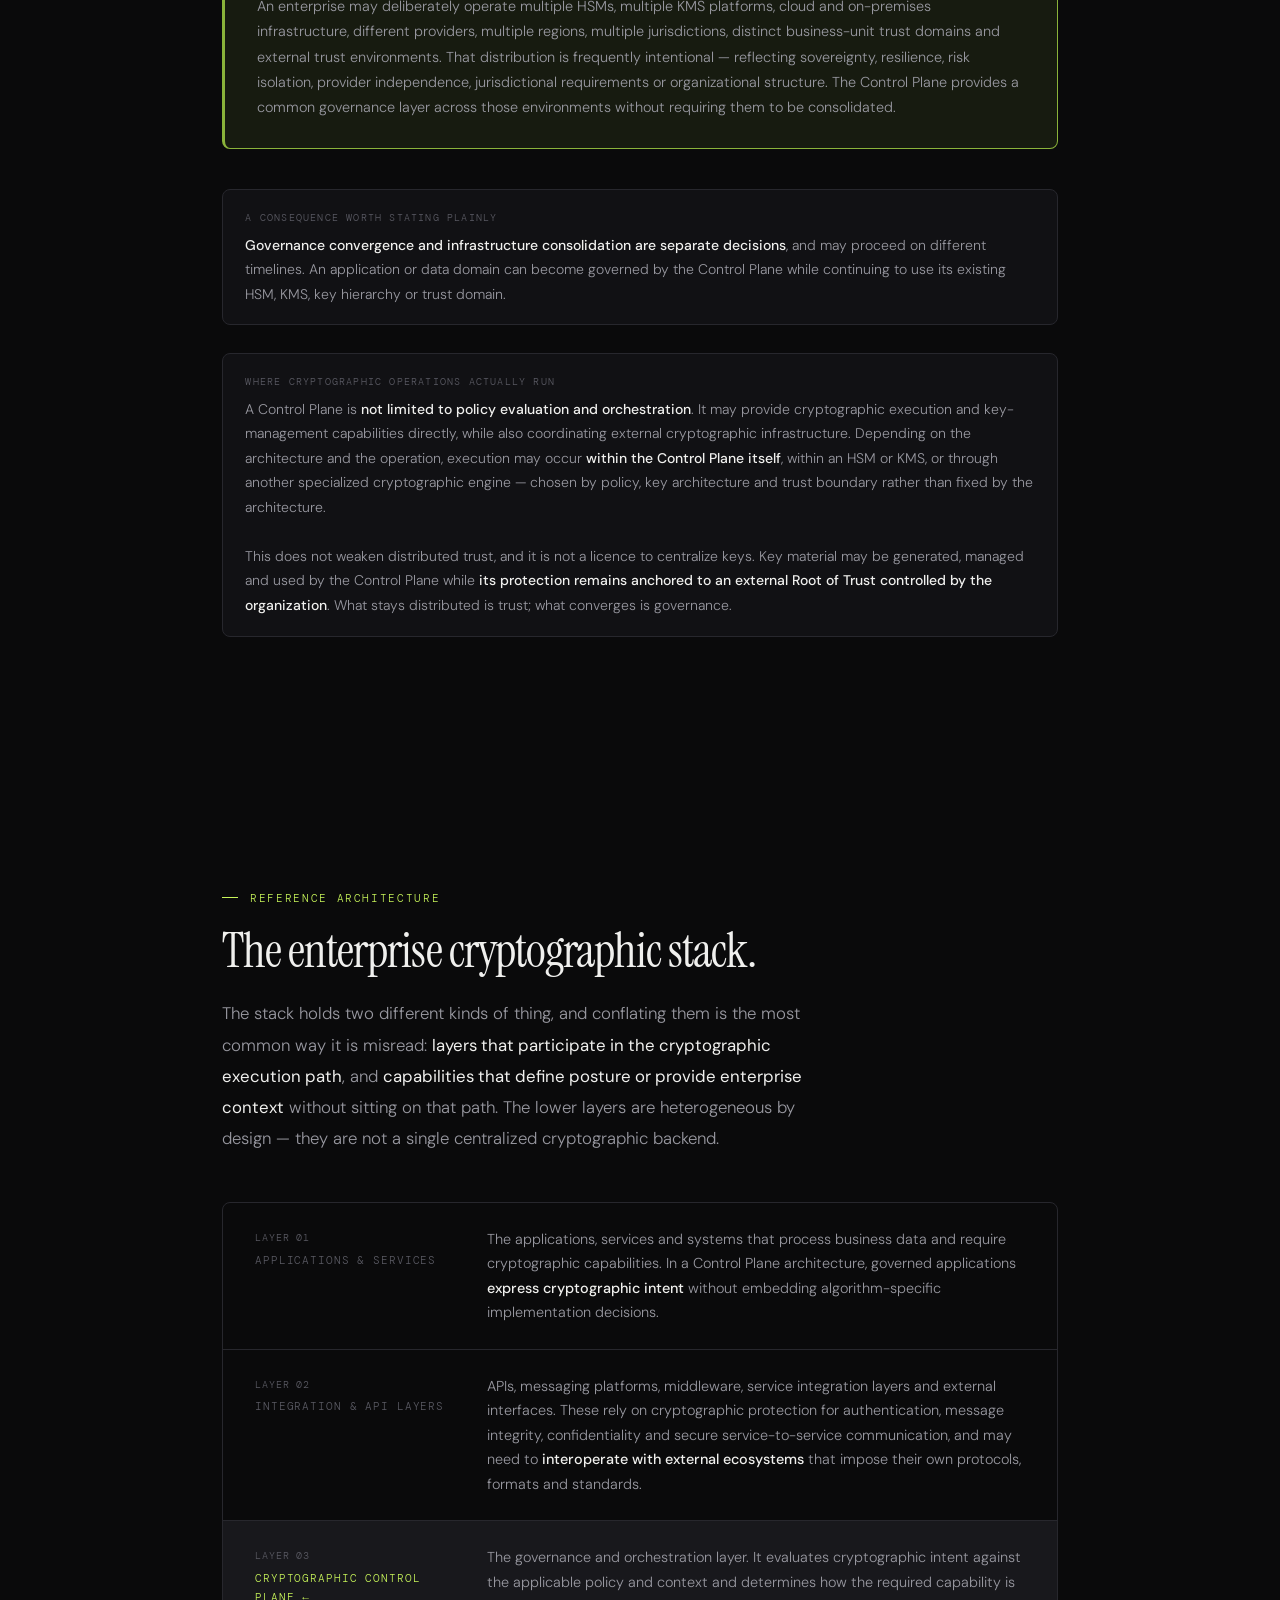
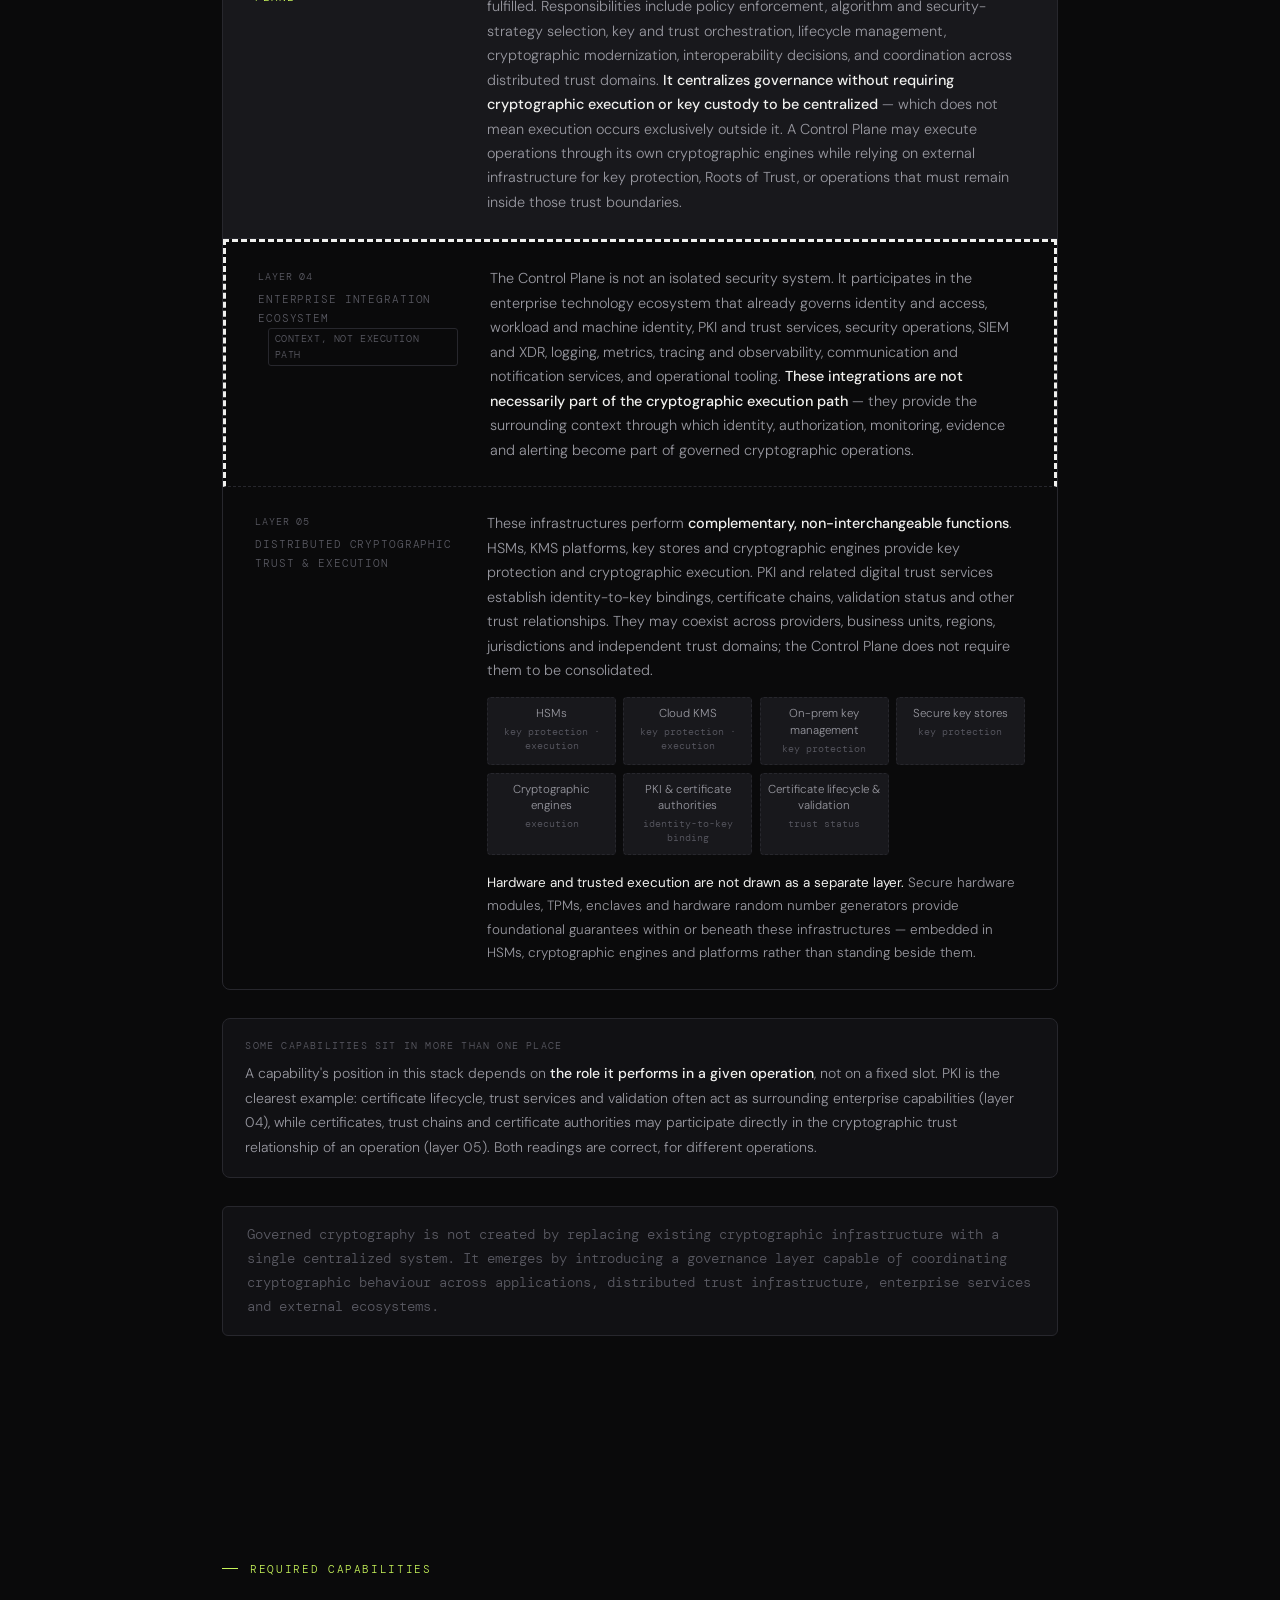
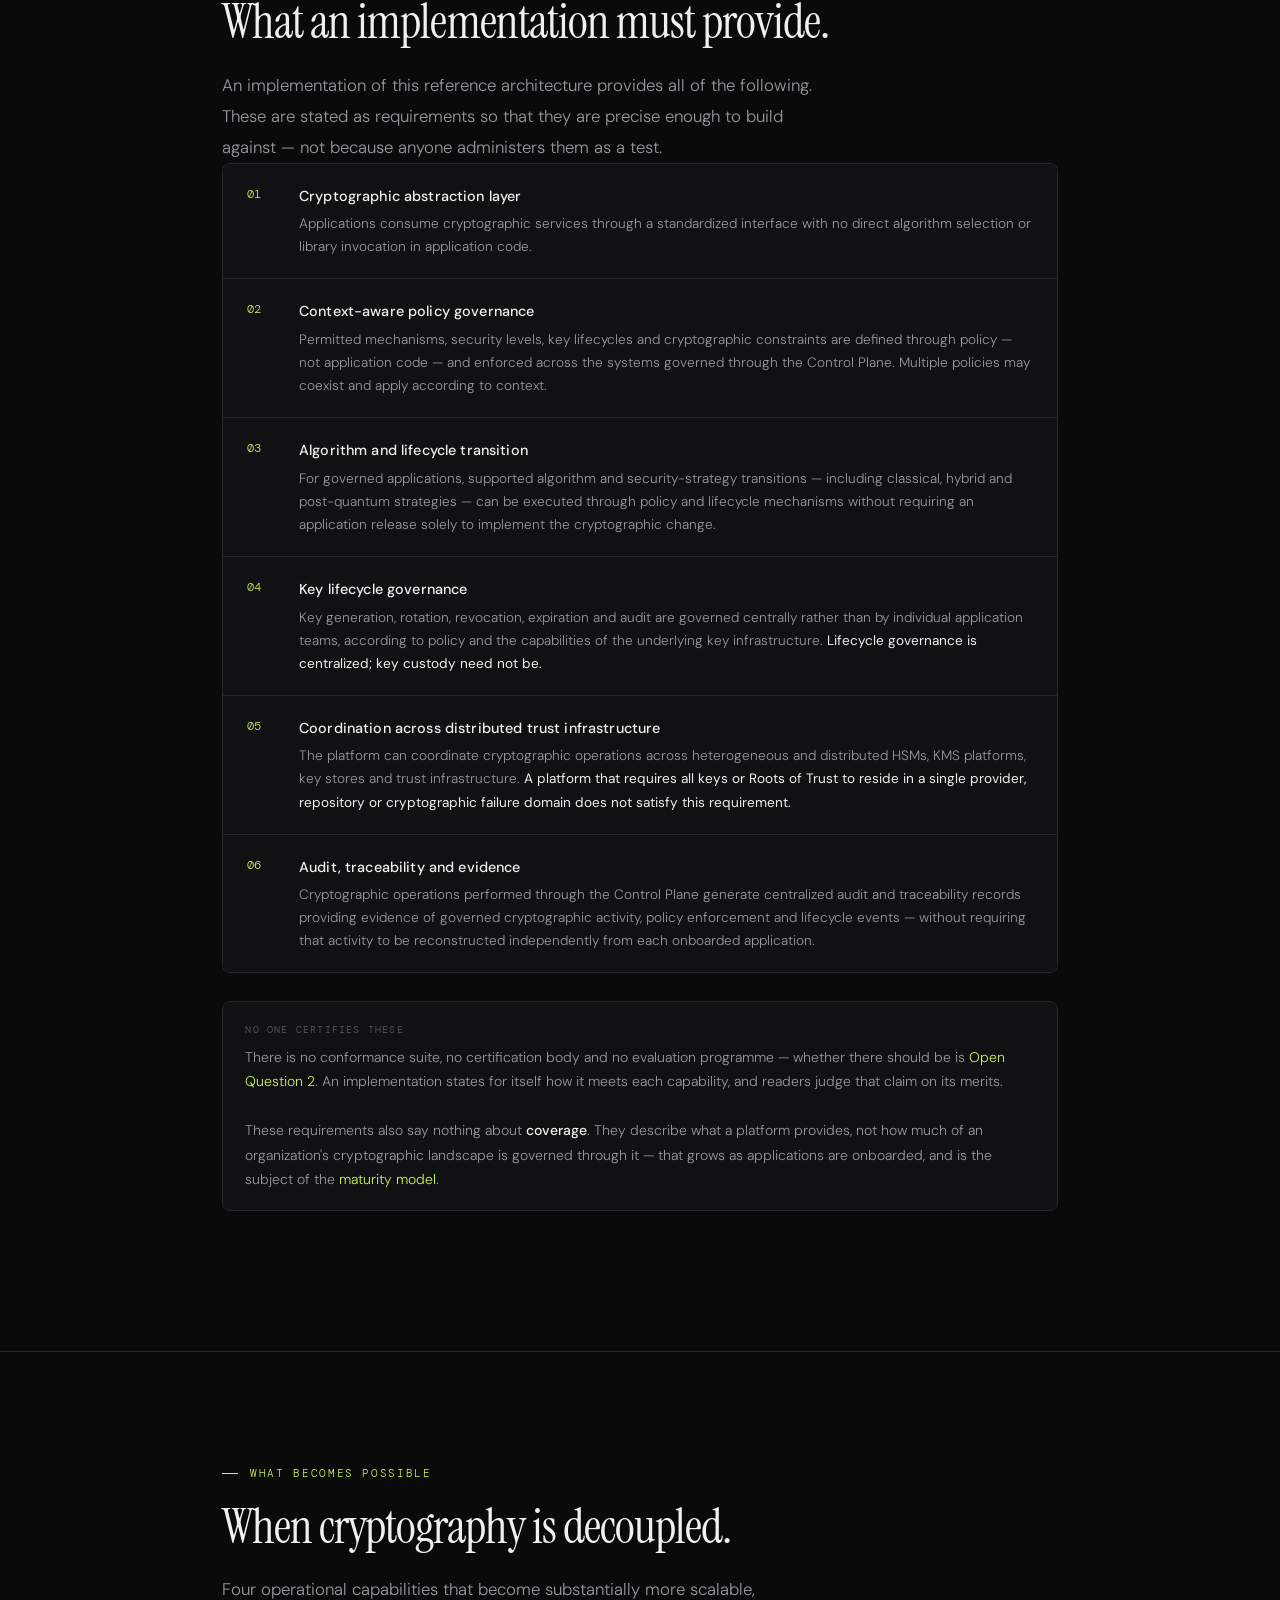
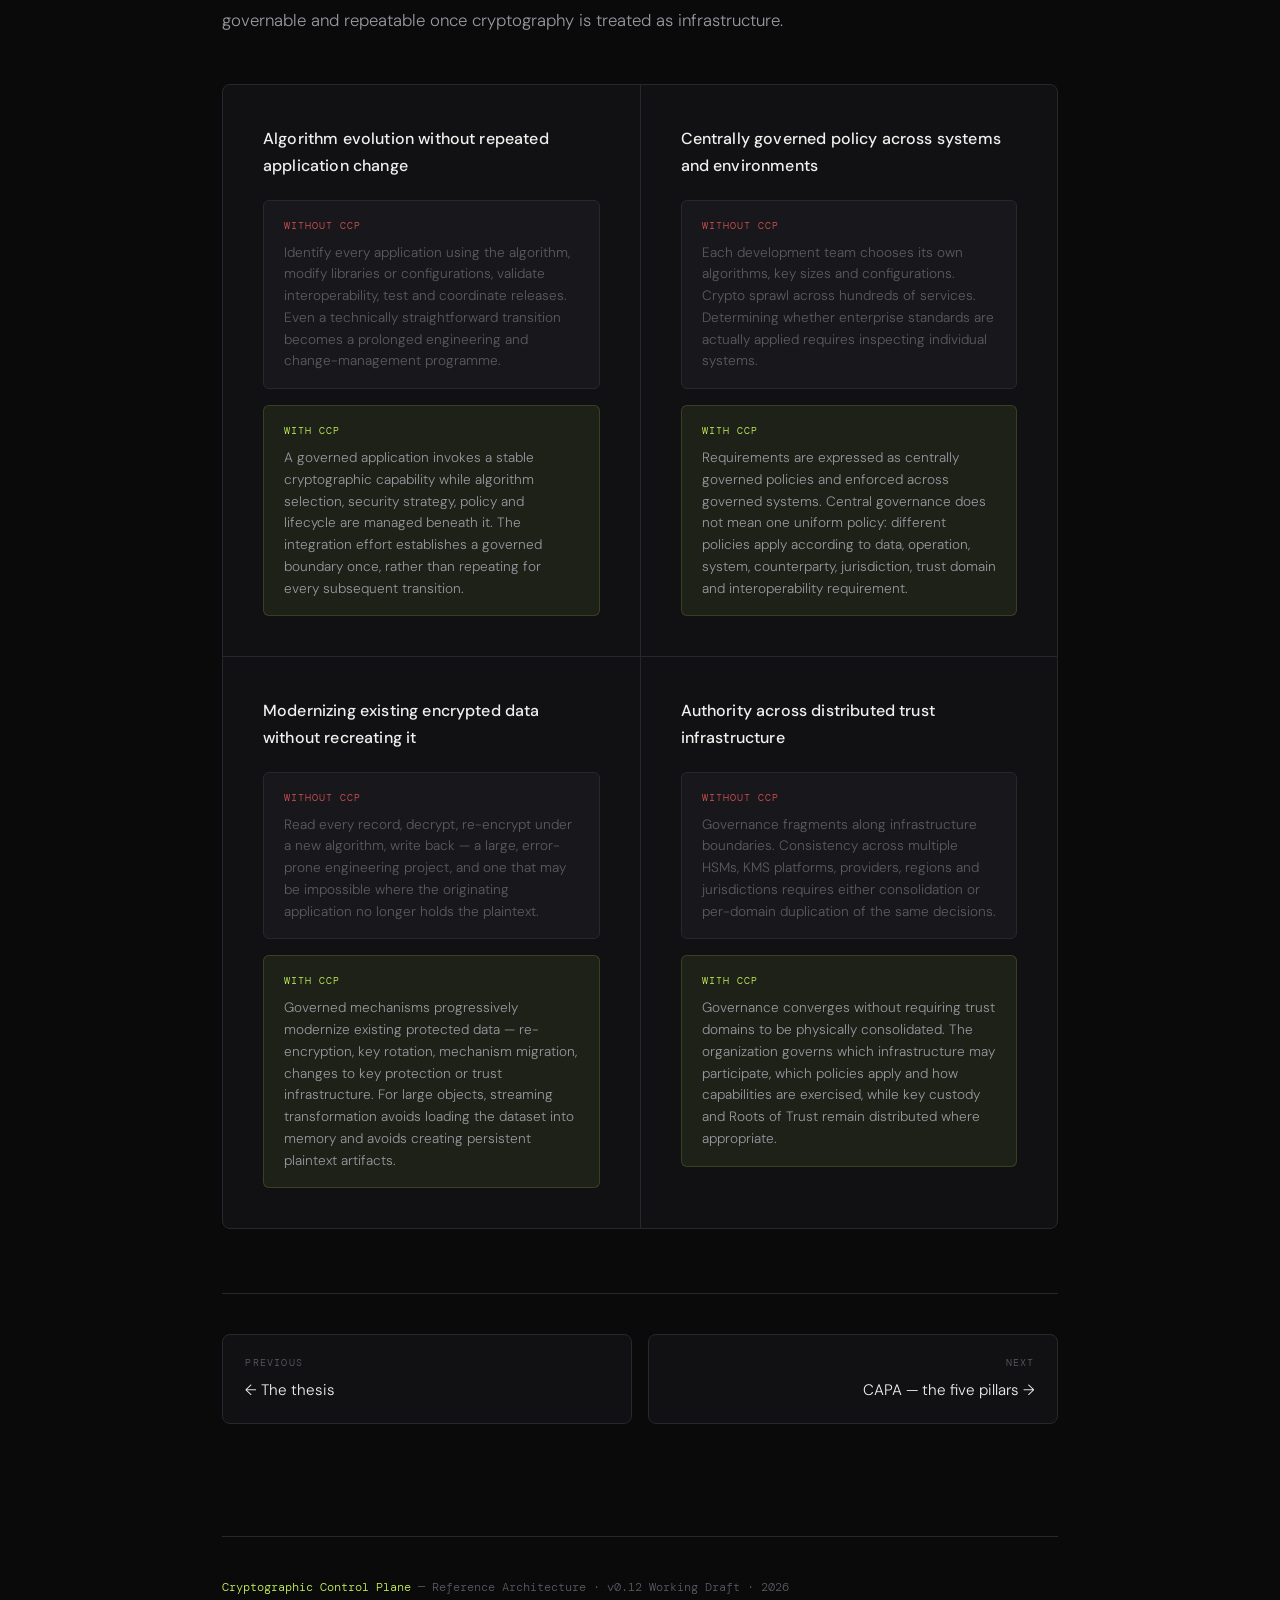
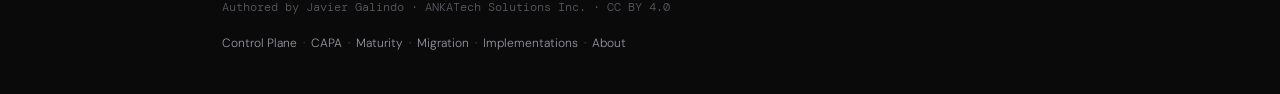
<file: control-plane/index.html>
<!DOCTYPE html>
<html lang="en">
<head>
<meta charset="UTF-8">
<meta name="viewport" content="width=device-width, initial-scale=1.0">
<title>The Cryptographic Control Plane — The Architecture</title>
<meta name="description" content="Definition, domain boundary and reference architecture of the Cryptographic Control Plane. Centralized governance, distributed trust.">
<link rel="preconnect" href="https://fonts.googleapis.com">
<link rel="preconnect" href="https://fonts.gstatic.com" crossorigin>
<link href="https://fonts.googleapis.com/css2?family=DM+Mono:ital,wght@0,400;0,500;1,400&family=Instrument+Serif:ital@0;1&family=DM+Sans:ital,opsz,wght@0,9..40,300;0,9..40,400;0,9..40,500;1,9..40,300&display=swap" rel="stylesheet">
<link rel="stylesheet" href="/assets/ccp.css">
</head>
<body>

<!-- NAV -->
<nav>
  <a href="/" class="nav-logo">CCP // Architecture</a>
  <ul class="nav-links">
    <li><a href="/control-plane/" class="current">Control Plane</a></li>
    <li><a href="/capa/">CAPA</a></li>
    <li><a href="/maturity/">Maturity</a></li>
    <li><a href="/migration/">Migration</a></li>
    <li><a href="/implementations/">Implementations</a></li>
    <li><a href="/about/">About</a></li>
  </ul>
</nav>

<section class="page-hero">
  <div class="container">
    <div class="page-kicker">The architectural model</div>
    <h1>The Cryptographic<br>Control Plane.</h1>
    <p class="section-lead">A precise architectural definition, designed to be implementable, auditable, and vendor-neutral — together with an explicit statement of what it does <em>not</em> govern.</p>
  </div>
</section>

<!-- DEFINITION -->
<section id="definition">
  <div class="container">
    <div class="section-eyebrow">Definition</div>
    <h2>What is a Cryptographic Control Plane?</h2>

    <div class="definition-box">
      <p>A <strong>Cryptographic Control Plane</strong> is a dedicated infrastructure layer that decouples cryptographic policy and lifecycle management from application implementation. Applications express cryptographic intent. Infrastructure governs how cryptographic operations are executed, which algorithms are applied, and how those algorithms evolve over time.</p>
    </div>

    <div class="split-row">
      <div class="split-cell">
        <div class="split-cell-label">Cryptographic intent (application)</div>
        <p>The application calls a service with a <strong>Key ID reference</strong> and a requested operation — encrypt, sign, verify. It specifies what it needs, never how to do it. No algorithm name, no library import, no cipher selection occurs at the application level.</p>
      </div>
      <div class="split-cell">
        <div class="split-cell-label">Cryptographic execution (infrastructure)</div>
        <p>The Control Plane resolves the intent against the <strong>applicable cryptographic policy and context</strong>, selects a permitted algorithm, validates key lifecycle state, and coordinates or performs execution. A governed policy change applies to subsequent operations without requiring an application release solely to implement the cryptographic change.</p>
      </div>
    </div>

    <div class="note">
      <span class="note-label">Intent is not only about algorithms</span>
      Cryptographic coupling also exists at the <strong>representation layer</strong>. An application can depend not just on an algorithm or a library, but on the algorithm-specific formats, encodings, parameters and metadata used to represent ciphertext, signatures and keys. Expressing intent therefore includes being freed from those: a Control Plane can offer <strong>stable representation models</strong> across heterogeneous mechanisms, while still supporting specialized formats or profiles where interoperability demands them.
      <br><br>
      <strong>This is not universal interoperability, and must not be read as such.</strong> An external system can process a cryptographic representation only when it supports the algorithms, identifiers, parameters, profiles and extensions that operation used. The architecture separates <em>internal representation stability</em> from <em>external interoperability requirements</em>; it does not collapse them.
    </div>

    <div style="margin-top:2.5rem;">
      <div class="section-eyebrow">Capability areas</div>
      <h3 style="font-size:1.1rem;margin-bottom:0.75rem;">Six responsibilities, however they are packaged.</h3>
      <p style="color:var(--text-secondary);font-size:0.9rem;line-height:1.8;margin-bottom:1.25rem;">The Control Plane's responsibilities can be understood through six complementary capability areas. These are <strong style="color:var(--text-primary);font-weight:400;">architectural responsibilities, not a prescribed product decomposition</strong> — implementations may organize and deliver them differently, and a conformant one need not expose them as six separate things.</p>
      <div class="capability-areas">
        <div class="cap-area"><span class="cap-area-num">01</span>Cryptographic abstraction</div>
        <div class="cap-area"><span class="cap-area-num">02</span>Policy evaluation</div>
        <div class="cap-area"><span class="cap-area-num">03</span>Crypto-agility</div>
        <div class="cap-area"><span class="cap-area-num">04</span>Key and trust orchestration</div>
        <div class="cap-area"><span class="cap-area-num">05</span>Modernization of existing protection</div>
        <div class="cap-area"><span class="cap-area-num">06</span>Audit and evidence</div>
      </div>
    </div>
  </div>
</section>

<!-- THE BOUNDARY -->
<section id="boundary">
  <div class="container">
    <div class="section-eyebrow">Scope</div>
    <h2>What the Control Plane governs — and what it does not.</h2>
    <p class="section-lead">This boundary is part of the architecture, not a caveat attached to it. The objective is not to route every use of cryptography through a single control mechanism, but to make <strong style="color:var(--text-primary);font-weight:400;">application and data cryptography</strong> independently governable and evolvable.</p>

    <div class="boundary-grid">
      <div class="domain-card in-scope">
        <div class="domain-status">Primary domain</div>
        <h3>Application and data cryptography</h3>
        <p>Cryptographic capabilities whose implementation, policy and lifecycle would otherwise be embedded within, or tightly coupled to, individual applications.</p>
        <ul class="domain-examples">
          <li>Application-level encryption / decryption</li>
          <li>Digital signatures and verification</li>
          <li>Cryptographic policy and security strategy</li>
          <li>Key usage and lifecycle</li>
          <li>Re-encryption and modernization of protected data</li>
        </ul>
      </div>
      <div class="domain-card">
        <div class="domain-status">Not replaced</div>
        <h3>Protocol and transport cryptography</h3>
        <p>These protocols carry their own negotiation, ephemeral key establishment, session state and cryptographic state machines. They evolve through their own protocols, standards, libraries, platforms and termination infrastructure.</p>
        <ul class="domain-examples">
          <li>TLS</li>
          <li>QUIC</li>
          <li>SSH</li>
          <li>IPsec</li>
        </ul>
      </div>
      <div class="domain-card">
        <div class="domain-status">Complementary</div>
        <h3>PKI and digital trust</h3>
        <p>These services establish and maintain identity and trust relationships. The Control Plane integrates with and consumes them where application and data cryptography depends on them — it does not seek to replace them.</p>
        <ul class="domain-examples">
          <li>Certificate authorities</li>
          <li>Certificate lifecycle services</li>
          <li>Trust stores</li>
          <li>Certificate validation services</li>
        </ul>
      </div>
    </div>

    <div class="note">
      <span class="note-label">The same boundary in third-party exchange</span>
      Managed file transfer, SFTP, APIs and messaging move information between organizations, protected in transit. Deciding who may open what travels, when and under which conditions, is a different responsibility — the one the Control Plane governs. Sovereign exchange keeps the existing channels and changes only that second plane. See <a href="/capa/cryptographic-sovereignty/#paradigm" style="color:var(--accent);text-decoration:none;">transport and cryptographic control</a>.
    </div>

    <div class="note">
      <span class="note-label">Why this matters for posture, not just for scope</span>
      There is a second boundary alongside the domain one. <strong>Representation abstraction does not imply universal interoperability</strong> — a stable internal representation across mechanisms is not the same as every external system being able to read it. That separation is deliberate and permanent.
      <br><br>
      An organization's cryptographic posture may still set requirements for domains the Control Plane does not execute. Governance may establish an organizational requirement for TLS or post-quantum readiness even though the handshake itself remains executed by the relevant protocol implementation. <strong>CAPA describes the capabilities required to govern cryptographic evolution across the organization</strong> — not a requirement that every cryptographic operation pass through one control mechanism.
    </div>
  </div>
</section>

<!-- CENTRALIZED GOVERNANCE, DISTRIBUTED TRUST -->
<section id="distributed-trust">
  <div class="container">
    <div class="section-eyebrow">Core architectural principle</div>
    <h2>Centralized Governance, Distributed Trust.</h2>
    <p class="section-lead">The Control Plane centralizes <strong style="color:var(--text-primary);font-weight:400;">governance</strong>. It does not require cryptographic custody, execution or Roots of Trust to be centralized with it — which is a narrower claim than saying it never performs them.</p>

    <div class="cgdt">
      <div class="cgdt-band">Applications express cryptographic intent</div>
      <div class="cgdt-apps">
        <div class="cgdt-app">Business application</div>
        <div class="cgdt-app">Microservice</div>
        <div class="cgdt-app">Data platform</div>
        <div class="cgdt-app">Integration layer</div>
      </div>

      <div class="cgdt-arrow">↓ &nbsp; standardized interface · key identifier · requested operation</div>

      <div class="cgdt-gov">
        <div class="cgdt-gov-title">Cryptographic Control Plane</div>
        <div class="cgdt-gov-sub">Policy · lifecycle · algorithm and strategy selection · trust orchestration · modernization · evidence</div>
        <div class="cgdt-gov-exec">may also execute directly, through its own cryptographic engines — with key protection anchored to an external Root of Trust</div>
      </div>

      <div class="cgdt-arrow">↓ &nbsp; coordinates according to policy, sovereignty and jurisdictional requirements</div>

      <div class="cgdt-band">Trust and execution remain where the organization decides</div>
      <div class="cgdt-domains">
        <div class="cgdt-domain">
          <span class="cgdt-domain-name">On-premises HSM</span>
          <span class="cgdt-domain-meta">Data centre</span>
        </div>
        <div class="cgdt-domain">
          <span class="cgdt-domain-name">Cloud KMS</span>
          <span class="cgdt-domain-meta">Provider A · region 1</span>
        </div>
        <div class="cgdt-domain">
          <span class="cgdt-domain-name">Cloud KMS</span>
          <span class="cgdt-domain-meta">Provider B · region 2</span>
        </div>
        <div class="cgdt-domain">
          <span class="cgdt-domain-name">PKI / trust services</span>
          <span class="cgdt-domain-meta">Identity-to-key bindings</span>
        </div>
        <div class="cgdt-domain">
          <span class="cgdt-domain-name">Business-unit domain</span>
          <span class="cgdt-domain-meta">Separate jurisdiction</span>
        </div>
      </div>

      <div class="cgdt-caption">
        Convergence happens at the <strong>governance layer</strong>, not at the infrastructure layer.<br>
        Execution happens wherever policy, key architecture and trust boundaries place it — inside the Control Plane, or in any of the domains below.
      </div>
    </div>

    <div class="callout">
      <span class="callout-label">Supporting principle</span>
      <p>Centralized governance must not become centralized cryptographic risk.</p>
      <p>An enterprise may deliberately operate multiple HSMs, multiple KMS platforms, cloud and on-premises infrastructure, different providers, multiple regions, multiple jurisdictions, distinct business-unit trust domains and external trust environments. That distribution is frequently intentional — reflecting sovereignty, resilience, risk isolation, provider independence, jurisdictional requirements or organizational structure. The Control Plane provides a common governance layer across those environments without requiring them to be consolidated.</p>
    </div>

    <div class="note">
      <span class="note-label">A consequence worth stating plainly</span>
      <strong>Governance convergence and infrastructure consolidation are separate decisions</strong>, and may proceed on different timelines. An application or data domain can become governed by the Control Plane while continuing to use its existing HSM, KMS, key hierarchy or trust domain.
    </div>

    <div class="note">
      <span class="note-label">Where cryptographic operations actually run</span>
      A Control Plane is <strong>not limited to policy evaluation and orchestration</strong>. It may provide cryptographic execution and key-management capabilities directly, while also coordinating external cryptographic infrastructure. Depending on the architecture and the operation, execution may occur <strong>within the Control Plane itself</strong>, within an HSM or KMS, or through another specialized cryptographic engine — chosen by policy, key architecture and trust boundary rather than fixed by the architecture.
      <br><br>
      This does not weaken distributed trust, and it is not a licence to centralize keys. Key material may be generated, managed and used by the Control Plane while <strong>its protection remains anchored to an external Root of Trust controlled by the organization</strong>. What stays distributed is trust; what converges is governance.
    </div>
  </div>
</section>

<!-- ENTERPRISE CRYPTOGRAPHIC STACK -->
<section id="stack">
  <div class="container">
    <div class="section-eyebrow">Reference architecture</div>
    <h2>The enterprise cryptographic stack.</h2>
    <p class="section-lead">The stack holds two different kinds of thing, and conflating them is the most common way it is misread: <strong style="color:var(--text-primary);font-weight:400;">layers that participate in the cryptographic execution path</strong>, and <strong style="color:var(--text-primary);font-weight:400;">capabilities that define posture or provide enterprise context</strong> without sitting on that path. The lower layers are heterogeneous by design — they are not a single centralized cryptographic backend.</p>

    <div class="arch-stack">
      <div class="arch-layer">
        <div class="arch-layer-label"><span class="layer-index">Layer 01</span>Applications &amp; services</div>
        <div class="arch-layer-desc">The applications, services and systems that process business data and require cryptographic capabilities. In a Control Plane architecture, governed applications <strong>express cryptographic intent</strong> without embedding algorithm-specific implementation decisions.</div>
      </div>
      <div class="arch-layer">
        <div class="arch-layer-label"><span class="layer-index">Layer 02</span>Integration &amp; API layers</div>
        <div class="arch-layer-desc">APIs, messaging platforms, middleware, service integration layers and external interfaces. These rely on cryptographic protection for authentication, message integrity, confidentiality and secure service-to-service communication, and may need to <strong>interoperate with external ecosystems</strong> that impose their own protocols, formats and standards.</div>
      </div>
      <div class="arch-layer control">
        <div class="arch-layer-label"><span class="layer-index">Layer 03</span>Cryptographic Control Plane ←</div>
        <div class="arch-layer-desc">The governance and orchestration layer. It evaluates cryptographic intent against the applicable policy and context and determines how the required capability is fulfilled. Responsibilities include policy enforcement, algorithm and security-strategy selection, key and trust orchestration, lifecycle management, cryptographic modernization, interoperability decisions, and coordination across distributed trust domains. <strong>It centralizes governance without requiring cryptographic execution or key custody to be centralized</strong> — which does not mean execution occurs exclusively outside it. A Control Plane may execute operations through its own cryptographic engines while relying on external infrastructure for key protection, Roots of Trust, or operations that must remain inside those trust boundaries.</div>
      </div>
      <div class="arch-layer ecosystem">
        <div class="arch-layer-label"><span class="layer-index">Layer 04</span>Enterprise integration ecosystem<span class="layer-role-tag">context, not execution path</span></div>
        <div class="arch-layer-desc">The Control Plane is not an isolated security system. It participates in the enterprise technology ecosystem that already governs identity and access, workload and machine identity, PKI and trust services, security operations, SIEM and XDR, logging, metrics, tracing and observability, communication and notification services, and operational tooling. <strong>These integrations are not necessarily part of the cryptographic execution path</strong> — they provide the surrounding context through which identity, authorization, monitoring, evidence and alerting become part of governed cryptographic operations.</div>
      </div>
      <div class="arch-layer">
        <div class="arch-layer-label"><span class="layer-index">Layer 05</span>Distributed cryptographic trust &amp; execution</div>
        <div class="arch-layer-desc">
          These infrastructures perform <strong>complementary, non-interchangeable functions</strong>. HSMs, KMS platforms, key stores and cryptographic engines provide key protection and cryptographic execution. PKI and related digital trust services establish identity-to-key bindings, certificate chains, validation status and other trust relationships. They may coexist across providers, business units, regions, jurisdictions and independent trust domains; the Control Plane does not require them to be consolidated.
          <div class="trust-domains">
            <div class="trust-domain">HSMs<em>key protection · execution</em></div>
            <div class="trust-domain">Cloud KMS<em>key protection · execution</em></div>
            <div class="trust-domain">On-prem key management<em>key protection</em></div>
            <div class="trust-domain">Secure key stores<em>key protection</em></div>
            <div class="trust-domain">Cryptographic engines<em>execution</em></div>
            <div class="trust-domain">PKI &amp; certificate authorities<em>identity-to-key binding</em></div>
            <div class="trust-domain">Certificate lifecycle &amp; validation<em>trust status</em></div>
          </div>
          <p style="margin-top:1rem;font-size:0.84rem;line-height:1.75;color:var(--text-secondary);"><strong style="color:var(--text-primary);font-weight:400;">Hardware and trusted execution are not drawn as a separate layer.</strong> Secure hardware modules, TPMs, enclaves and hardware random number generators provide foundational guarantees within or beneath these infrastructures — embedded in HSMs, cryptographic engines and platforms rather than standing beside them.</p>
        </div>
      </div>
    </div>

    <div class="note">
      <span class="note-label">Some capabilities sit in more than one place</span>
      A capability's position in this stack depends on <strong>the role it performs in a given operation</strong>, not on a fixed slot. PKI is the clearest example: certificate lifecycle, trust services and validation often act as surrounding enterprise capabilities (layer 04), while certificates, trust chains and certificate authorities may participate directly in the cryptographic trust relationship of an operation (layer 05). Both readings are correct, for different operations.
    </div>

    <div class="arch-note">
      Governed cryptography is not created by replacing existing cryptographic infrastructure with a single centralized system. It emerges by introducing a governance layer capable of coordinating cryptographic behaviour across applications, distributed trust infrastructure, enterprise services and external ecosystems.
    </div>
  </div>
</section>

<!-- MINIMUM CAPABILITIES -->
<section id="capabilities-required">
  <div class="container">
    <div class="section-eyebrow">Required capabilities</div>
    <h2>What an implementation must provide.</h2>
    <p class="section-lead">An implementation of this reference architecture provides all of the following. These are stated as requirements so that they are precise enough to build against — not because anyone administers them as a test.</p>

    <div style="border:1px solid var(--bg-border); border-radius:8px; overflow:hidden;">
      <div style="display:grid; grid-template-columns:2rem 1fr; gap:1.25rem; padding:1.25rem 1.5rem; border-bottom:1px solid var(--bg-border); background:var(--bg-surface);">
        <span style="font-family:var(--font-mono);font-size:12px;color:var(--accent);">01</span>
        <div>
          <h3 style="font-size:0.9rem;margin-bottom:0.25rem;">Cryptographic abstraction layer</h3>
          <p style="font-size:0.85rem;color:var(--text-secondary);">Applications consume cryptographic services through a standardized interface with no direct algorithm selection or library invocation in application code.</p>
        </div>
      </div>
      <div style="display:grid; grid-template-columns:2rem 1fr; gap:1.25rem; padding:1.25rem 1.5rem; border-bottom:1px solid var(--bg-border); background:var(--bg-surface);">
        <span style="font-family:var(--font-mono);font-size:12px;color:var(--accent);">02</span>
        <div>
          <h3 style="font-size:0.9rem;margin-bottom:0.25rem;">Context-aware policy governance</h3>
          <p style="font-size:0.85rem;color:var(--text-secondary);">Permitted mechanisms, security levels, key lifecycles and cryptographic constraints are defined through policy — not application code — and enforced across the systems governed through the Control Plane. Multiple policies may coexist and apply according to context.</p>
        </div>
      </div>
      <div style="display:grid; grid-template-columns:2rem 1fr; gap:1.25rem; padding:1.25rem 1.5rem; border-bottom:1px solid var(--bg-border); background:var(--bg-surface);">
        <span style="font-family:var(--font-mono);font-size:12px;color:var(--accent);">03</span>
        <div>
          <h3 style="font-size:0.9rem;margin-bottom:0.25rem;">Algorithm and lifecycle transition</h3>
          <p style="font-size:0.85rem;color:var(--text-secondary);">For governed applications, supported algorithm and security-strategy transitions — including classical, hybrid and post-quantum strategies — can be executed through policy and lifecycle mechanisms without requiring an application release solely to implement the cryptographic change.</p>
        </div>
      </div>
      <div style="display:grid; grid-template-columns:2rem 1fr; gap:1.25rem; padding:1.25rem 1.5rem; border-bottom:1px solid var(--bg-border); background:var(--bg-surface);">
        <span style="font-family:var(--font-mono);font-size:12px;color:var(--accent);">04</span>
        <div>
          <h3 style="font-size:0.9rem;margin-bottom:0.25rem;">Key lifecycle governance</h3>
          <p style="font-size:0.85rem;color:var(--text-secondary);">Key generation, rotation, revocation, expiration and audit are governed centrally rather than by individual application teams, according to policy and the capabilities of the underlying key infrastructure. <strong style="color:var(--text-primary);font-weight:400;">Lifecycle governance is centralized; key custody need not be.</strong></p>
        </div>
      </div>
      <div style="display:grid; grid-template-columns:2rem 1fr; gap:1.25rem; padding:1.25rem 1.5rem; border-bottom:1px solid var(--bg-border); background:var(--bg-surface);">
        <span style="font-family:var(--font-mono);font-size:12px;color:var(--accent);">05</span>
        <div>
          <h3 style="font-size:0.9rem;margin-bottom:0.25rem;">Coordination across distributed trust infrastructure</h3>
          <p style="font-size:0.85rem;color:var(--text-secondary);">The platform can coordinate cryptographic operations across heterogeneous and distributed HSMs, KMS platforms, key stores and trust infrastructure. <strong style="color:var(--text-primary);font-weight:400;">A platform that requires all keys or Roots of Trust to reside in a single provider, repository or cryptographic failure domain does not satisfy this requirement.</strong></p>
        </div>
      </div>
      <div style="display:grid; grid-template-columns:2rem 1fr; gap:1.25rem; padding:1.25rem 1.5rem; background:var(--bg-surface);">
        <span style="font-family:var(--font-mono);font-size:12px;color:var(--accent);">06</span>
        <div>
          <h3 style="font-size:0.9rem;margin-bottom:0.25rem;">Audit, traceability and evidence</h3>
          <p style="font-size:0.85rem;color:var(--text-secondary);">Cryptographic operations performed through the Control Plane generate centralized audit and traceability records providing evidence of governed cryptographic activity, policy enforcement and lifecycle events — without requiring that activity to be reconstructed independently from each onboarded application.</p>
        </div>
      </div>
    </div>

    <div class="note">
      <span class="note-label">No one certifies these</span>
      There is no conformance suite, no certification body and no evaluation programme — whether there should be is <a href="/about/#open-questions" style="color:var(--accent);text-decoration:none;">Open Question 2</a>. An implementation states for itself how it meets each capability, and readers judge that claim on its merits.
      <br><br>
      These requirements also say nothing about <strong>coverage</strong>. They describe what a platform provides, not how much of an organization's cryptographic landscape is governed through it — that grows as applications are onboarded, and is the subject of the <a href="/maturity/" style="color:var(--accent);text-decoration:none;">maturity model</a>.
    </div>
  </div>
</section>

<!-- WHAT BECOMES POSSIBLE -->
<section id="capabilities">
  <div class="container">
    <div class="section-eyebrow">What becomes possible</div>
    <h2>When cryptography is decoupled.</h2>
    <p class="section-lead">Four operational capabilities that become substantially more scalable, governable and repeatable once cryptography is treated as infrastructure.</p>

    <div class="capabilities-grid">
      <div class="capability-card">
        <h3>Algorithm evolution without repeated application change</h3>
        <div class="capability-before">
          <div class="capability-before-label">Without CCP</div>
          <p>Identify every application using the algorithm, modify libraries or configurations, validate interoperability, test and coordinate releases. Even a technically straightforward transition becomes a prolonged engineering and change-management programme.</p>
        </div>
        <div class="capability-after">
          <div class="capability-after-label">With CCP</div>
          <p>A governed application invokes a stable cryptographic capability while algorithm selection, security strategy, policy and lifecycle are managed beneath it. The integration effort establishes a governed boundary once, rather than repeating for every subsequent transition.</p>
        </div>
      </div>
      <div class="capability-card">
        <h3>Centrally governed policy across systems and environments</h3>
        <div class="capability-before">
          <div class="capability-before-label">Without CCP</div>
          <p>Each development team chooses its own algorithms, key sizes and configurations. Crypto sprawl across hundreds of services. Determining whether enterprise standards are actually applied requires inspecting individual systems.</p>
        </div>
        <div class="capability-after">
          <div class="capability-after-label">With CCP</div>
          <p>Requirements are expressed as centrally governed policies and enforced across governed systems. Central governance does not mean one uniform policy: different policies apply according to data, operation, system, counterparty, jurisdiction, trust domain and interoperability requirement.</p>
        </div>
      </div>
      <div class="capability-card">
        <h3>Modernizing existing encrypted data without recreating it</h3>
        <div class="capability-before">
          <div class="capability-before-label">Without CCP</div>
          <p>Read every record, decrypt, re-encrypt under a new algorithm, write back — a large, error-prone engineering project, and one that may be impossible where the originating application no longer holds the plaintext.</p>
        </div>
        <div class="capability-after">
          <div class="capability-after-label">With CCP</div>
          <p>Governed mechanisms progressively modernize existing protected data — re-encryption, key rotation, mechanism migration, changes to key protection or trust infrastructure. For large objects, streaming transformation avoids loading the dataset into memory and avoids creating persistent plaintext artifacts.</p>
        </div>
      </div>
      <div class="capability-card">
        <h3>Authority across distributed trust infrastructure</h3>
        <div class="capability-before">
          <div class="capability-before-label">Without CCP</div>
          <p>Governance fragments along infrastructure boundaries. Consistency across multiple HSMs, KMS platforms, providers, regions and jurisdictions requires either consolidation or per-domain duplication of the same decisions.</p>
        </div>
        <div class="capability-after">
          <div class="capability-after-label">With CCP</div>
          <p>Governance converges without requiring trust domains to be physically consolidated. The organization governs which infrastructure may participate, which policies apply and how capabilities are exercised, while key custody and Roots of Trust remain distributed where appropriate.</p>
        </div>
      </div>
    </div>

    <div class="page-nav">
      <a href="/">
        <span class="dir">Previous</span>
        <span class="label">← The thesis</span>
      </a>
      <a href="/capa/" class="next">
        <span class="dir">Next</span>
        <span class="label">CAPA — the five pillars →</span>
      </a>
    </div>
  </div>
</section>

<!-- FOOTER -->
<div class="container">
  <footer>
    <div class="footer-left">
      <span>Cryptographic Control Plane</span> — Reference Architecture · v0.12 Working Draft · 2026<br>
      Authored by Javier Galindo · ANKATech Solutions Inc. · CC BY 4.0
    </div>
    <div class="footer-right">
      <a href="/control-plane/">Control Plane</a> &nbsp;·&nbsp;
      <a href="/capa/">CAPA</a> &nbsp;·&nbsp;
      <a href="/maturity/">Maturity</a> &nbsp;·&nbsp;
      <a href="/migration/">Migration</a> &nbsp;·&nbsp;
      <a href="/implementations/">Implementations</a> &nbsp;·&nbsp;
      <a href="/about/">About</a>
    </div>
  </footer>
</div>

</body>
</html>
</file>
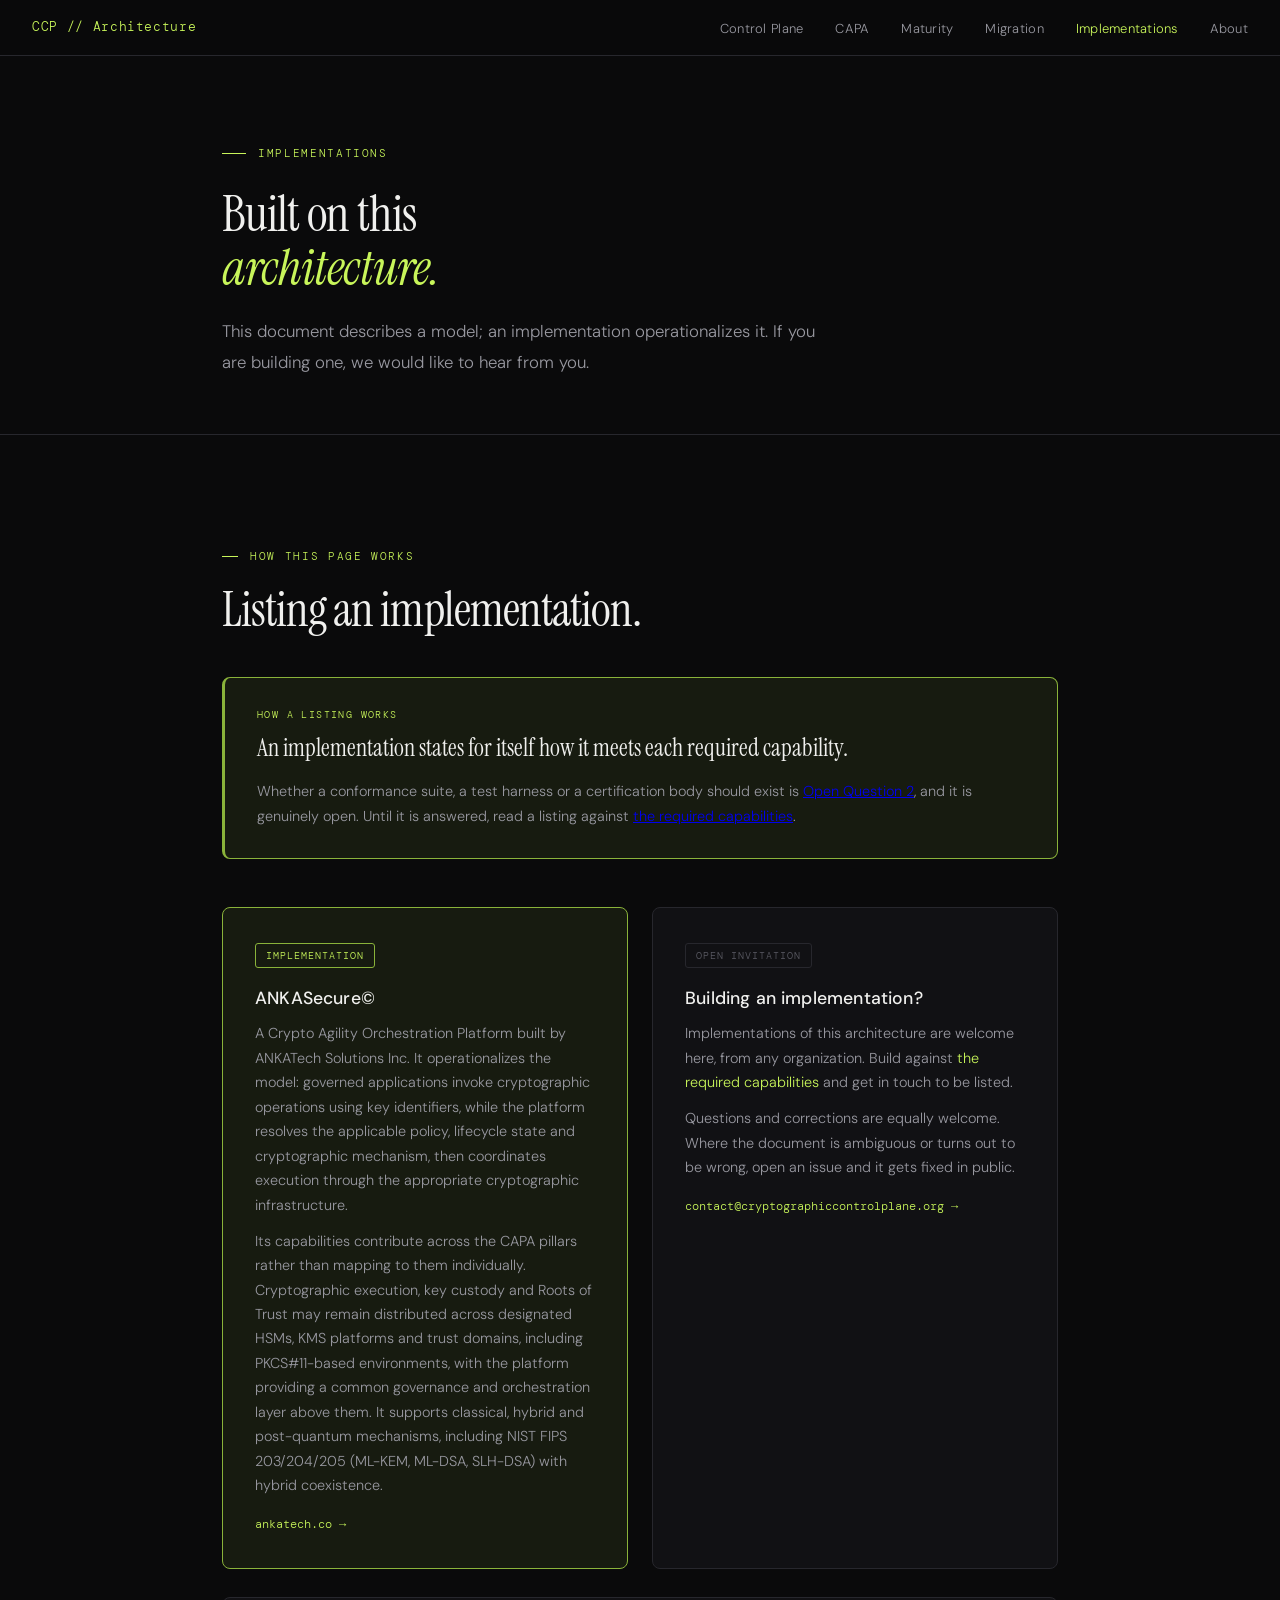
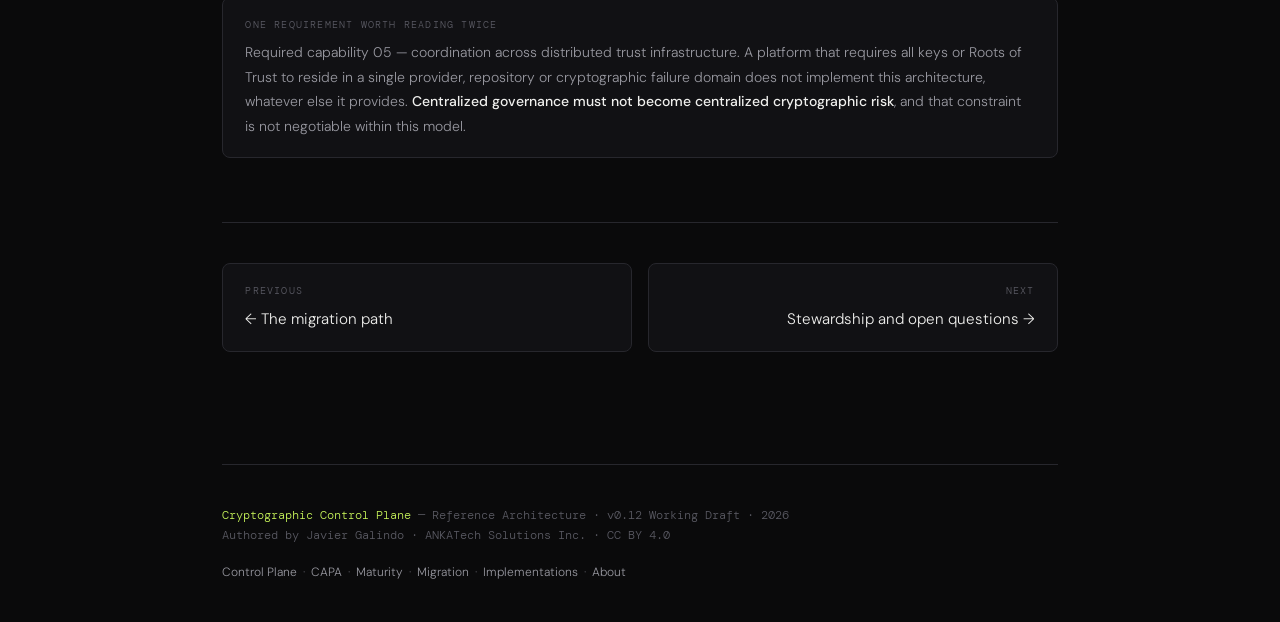
<file: implementations/index.html>
<!DOCTYPE html>
<html lang="en">
<head>
<meta charset="UTF-8">
<meta name="viewport" content="width=device-width, initial-scale=1.0">
<title>Implementations — Cryptographic Control Plane</title>
<meta name="description" content="Implementations of the Cryptographic Control Plane reference architecture, and how they are listed. No conformance suite exists and no one certifies implementations.">
<link rel="preconnect" href="https://fonts.googleapis.com">
<link rel="preconnect" href="https://fonts.gstatic.com" crossorigin>
<link href="https://fonts.googleapis.com/css2?family=DM+Mono:ital,wght@0,400;0,500;1,400&family=Instrument+Serif:ital@0;1&family=DM+Sans:ital,opsz,wght@0,9..40,300;0,9..40,400;0,9..40,500;1,9..40,300&display=swap" rel="stylesheet">
<link rel="stylesheet" href="/assets/ccp.css">
</head>
<body>

<!-- NAV -->
<nav>
  <a href="/" class="nav-logo">CCP // Architecture</a>
  <ul class="nav-links">
    <li><a href="/control-plane/">Control Plane</a></li>
    <li><a href="/capa/">CAPA</a></li>
    <li><a href="/maturity/">Maturity</a></li>
    <li><a href="/migration/">Migration</a></li>
    <li><a href="/implementations/" class="current">Implementations</a></li>
    <li><a href="/about/">About</a></li>
  </ul>
</nav>

<section class="page-hero">
  <div class="container">
    <div class="page-kicker">Implementations</div>
    <h1>Built on this<br><em>architecture.</em></h1>
    <p class="section-lead">This document describes a model; an implementation operationalizes it. If you are building one, we would like to hear from you.</p>
  </div>
</section>

<section id="how-listed">
  <div class="container">
    <div class="section-eyebrow">How this page works</div>
    <h2>Listing an implementation.</h2>

    <div class="callout">
      <span class="callout-label">How a listing works</span>
      <p>An implementation states for itself how it meets each required capability.</p>
      <p>Whether a conformance suite, a test harness or a certification body should exist is <a href="/about/#open-questions">Open Question 2</a>, and it is genuinely open. Until it is answered, read a listing against <a href="/control-plane/#capabilities-required">the required capabilities</a>.</p>
    </div>

    <div class="impl-grid">
      <div class="impl-card reference">
        <div class="impl-tag">Implementation</div>
        <h3>ANKASecure©</h3>
        <p>A Crypto Agility Orchestration Platform built by ANKATech Solutions Inc. It operationalizes the model: governed applications invoke cryptographic operations using key identifiers, while the platform resolves the applicable policy, lifecycle state and cryptographic mechanism, then coordinates execution through the appropriate cryptographic infrastructure.</p>
        <p style="margin-top:0.7rem;">Its capabilities contribute across the CAPA pillars rather than mapping to them individually. Cryptographic execution, key custody and Roots of Trust may remain distributed across designated HSMs, KMS platforms and trust domains, including PKCS#11-based environments, with the platform providing a common governance and orchestration layer above them. It supports classical, hybrid and post-quantum mechanisms, including NIST FIPS 203/204/205 (ML-KEM, ML-DSA, SLH-DSA) with hybrid coexistence.</p>
        <a href="https://ankatech.co" class="impl-link" target="_blank" rel="noopener">ankatech.co →</a>
      </div>
      <div class="impl-card">
        <div class="impl-tag">Open invitation</div>
        <h3>Building an implementation?</h3>
        <p>Implementations of this architecture are welcome here, from any organization. Build against <a href="/control-plane/#capabilities-required" style="color:var(--accent);text-decoration:none;">the required capabilities</a> and get in touch to be listed.</p>
        <p style="margin-top:0.7rem;">Questions and corrections are equally welcome. Where the document is ambiguous or turns out to be wrong, open an issue and it gets fixed in public.</p>
        <a href="mailto:contact@cryptographiccontrolplane.org" class="impl-link">contact@cryptographiccontrolplane.org →</a>
      </div>
    </div>

    <div class="note">
      <span class="note-label">One requirement worth reading twice</span>
      Required capability 05 — coordination across distributed trust infrastructure. A platform that requires all keys or Roots of Trust to reside in a single provider, repository or cryptographic failure domain does not implement this architecture, whatever else it provides. <strong>Centralized governance must not become centralized cryptographic risk</strong>, and that constraint is not negotiable within this model.
    </div>

    <div class="page-nav">
      <a href="/migration/">
        <span class="dir">Previous</span>
        <span class="label">← The migration path</span>
      </a>
      <a href="/about/" class="next">
        <span class="dir">Next</span>
        <span class="label">Stewardship and open questions →</span>
      </a>
    </div>
  </div>
</section>

<!-- FOOTER -->
<div class="container">
  <footer>
    <div class="footer-left">
      <span>Cryptographic Control Plane</span> — Reference Architecture · v0.12 Working Draft · 2026<br>
      Authored by Javier Galindo · ANKATech Solutions Inc. · CC BY 4.0
    </div>
    <div class="footer-right">
      <a href="/control-plane/">Control Plane</a> &nbsp;·&nbsp;
      <a href="/capa/">CAPA</a> &nbsp;·&nbsp;
      <a href="/maturity/">Maturity</a> &nbsp;·&nbsp;
      <a href="/migration/">Migration</a> &nbsp;·&nbsp;
      <a href="/implementations/">Implementations</a> &nbsp;·&nbsp;
      <a href="/about/">About</a>
    </div>
  </footer>
</div>

</body>
</html>
</file>
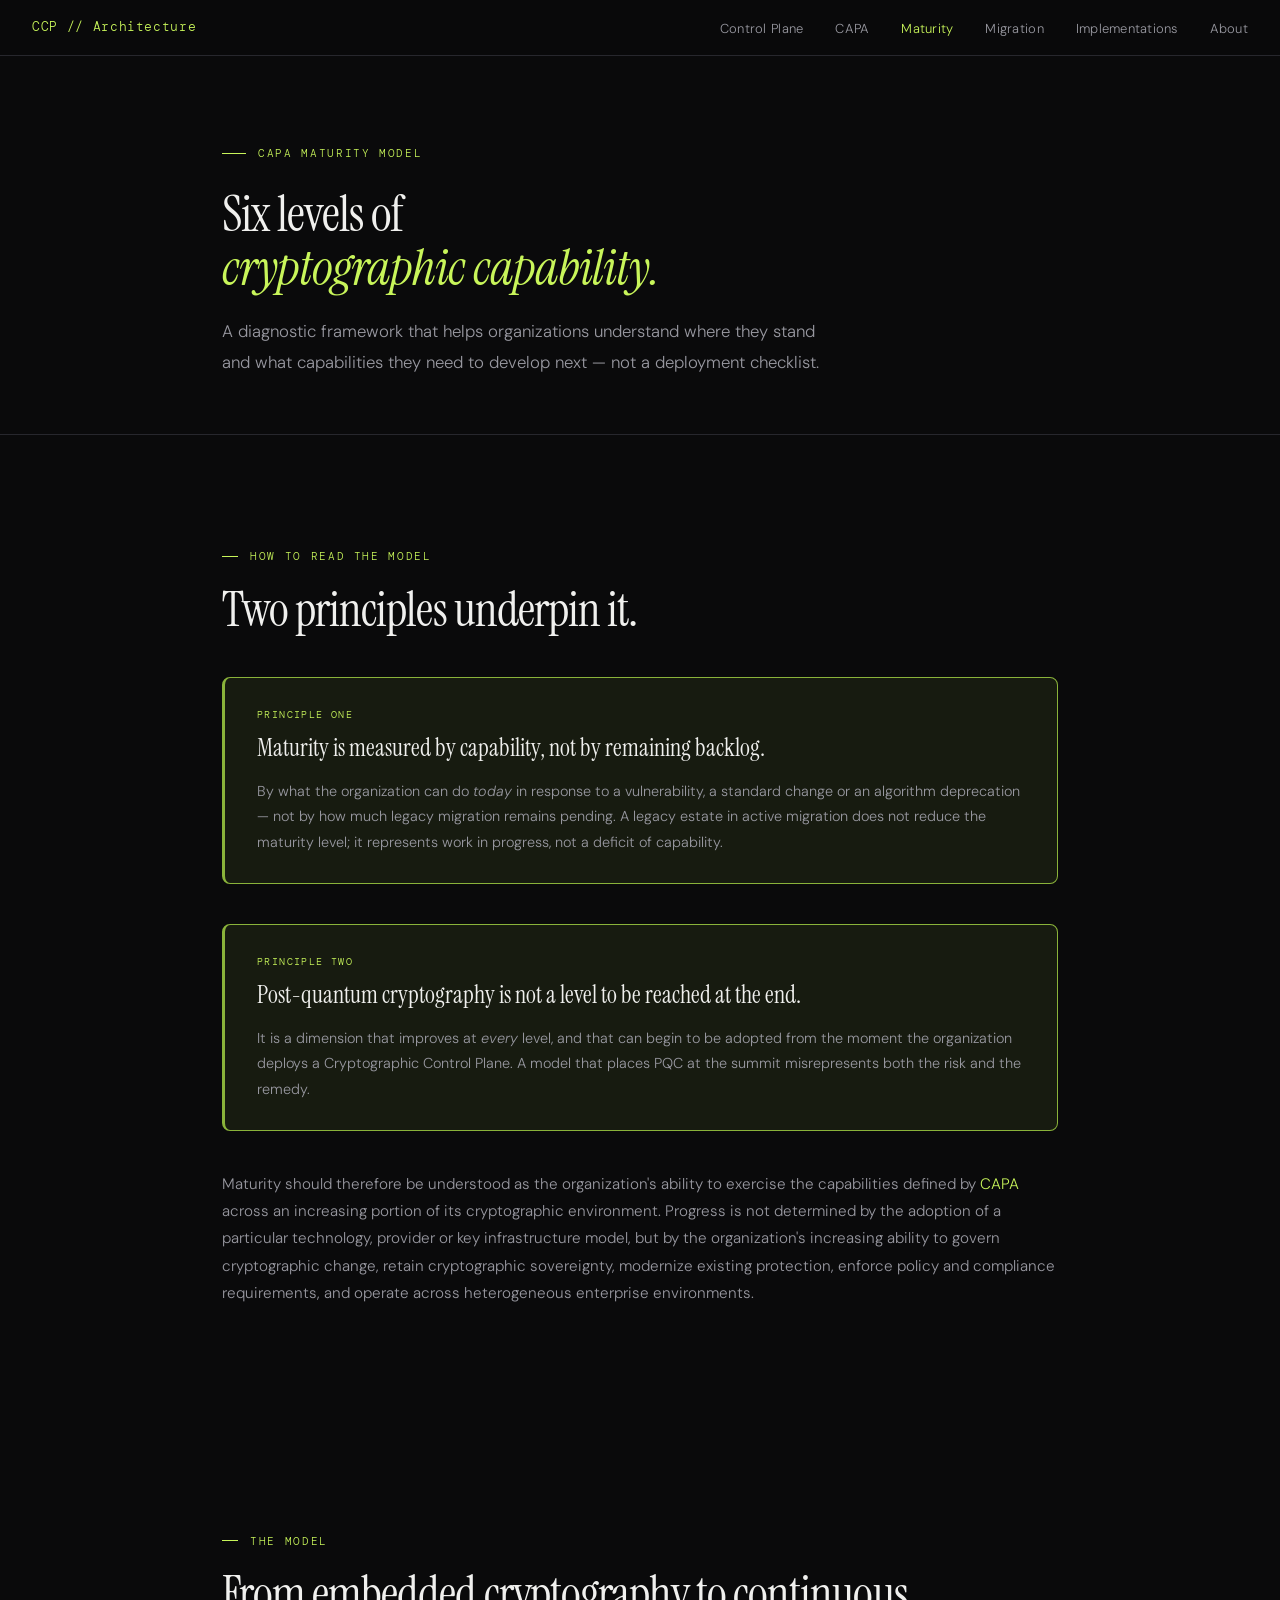
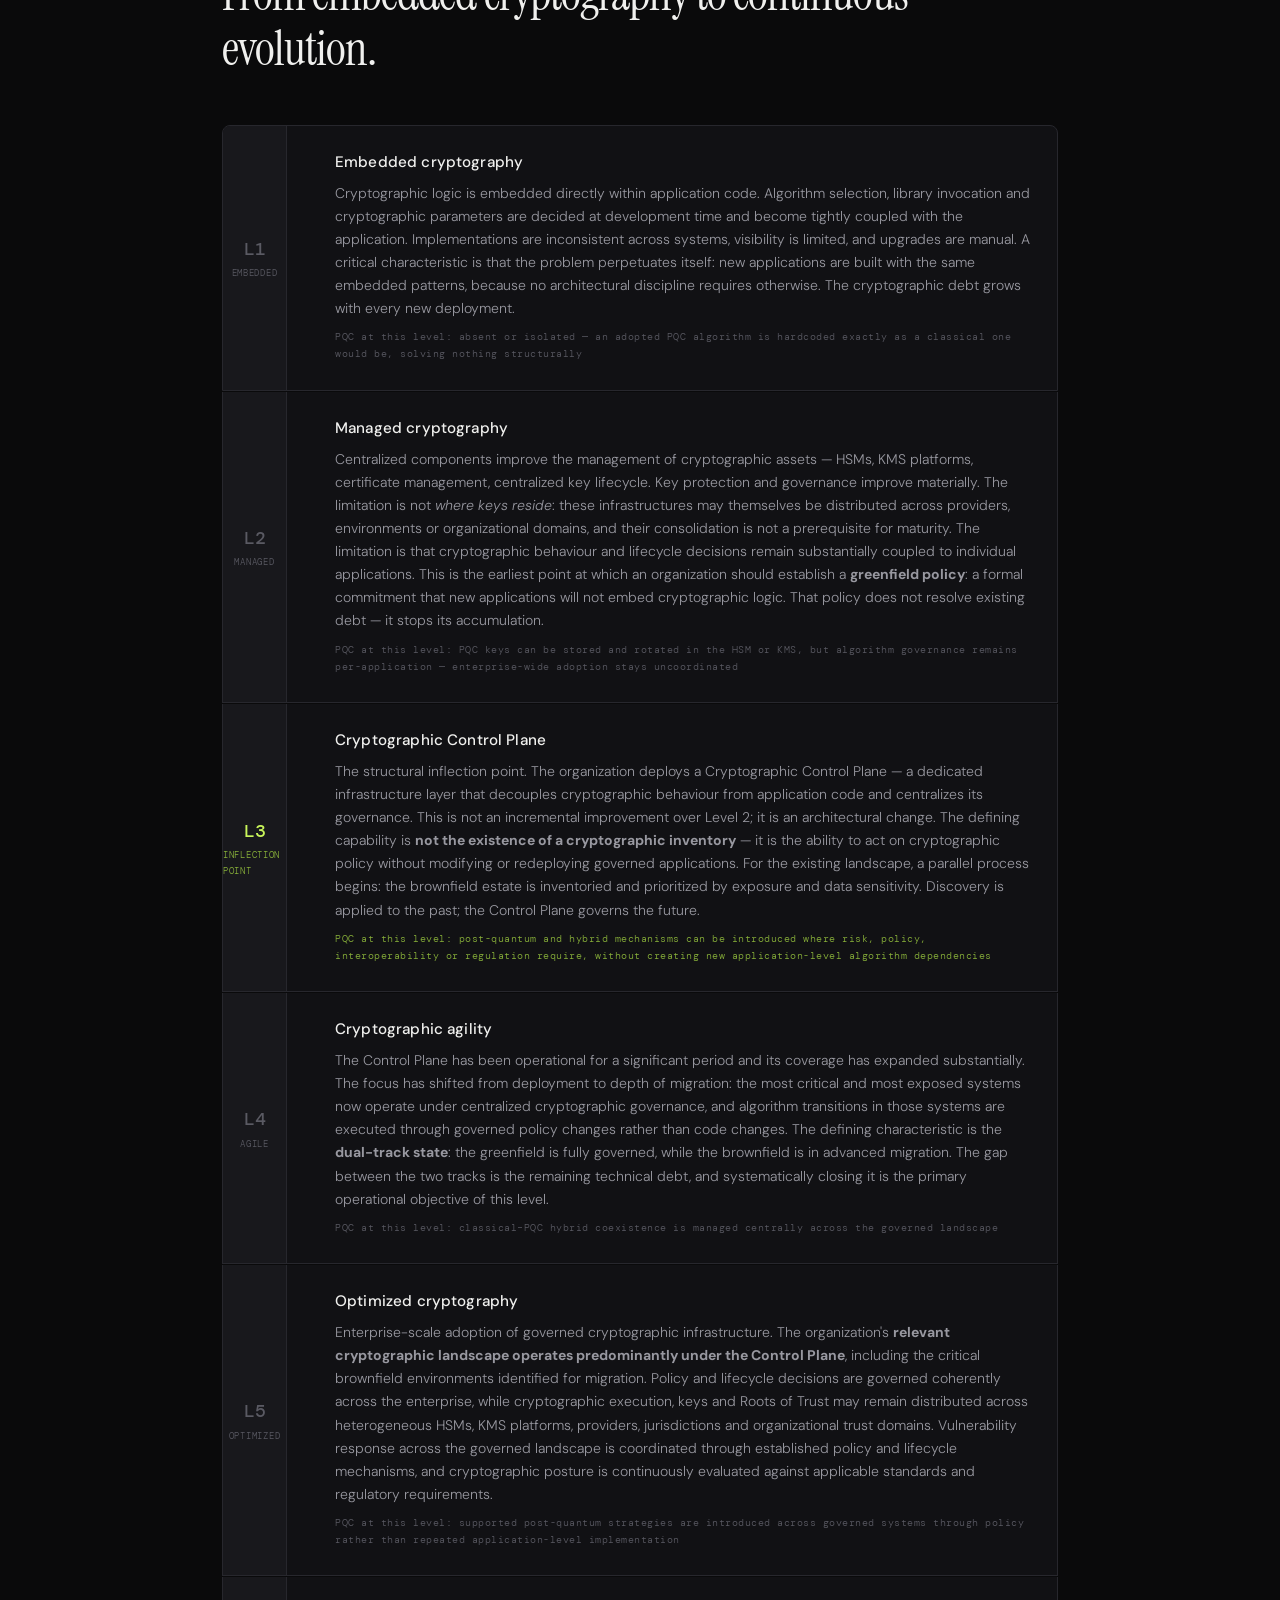
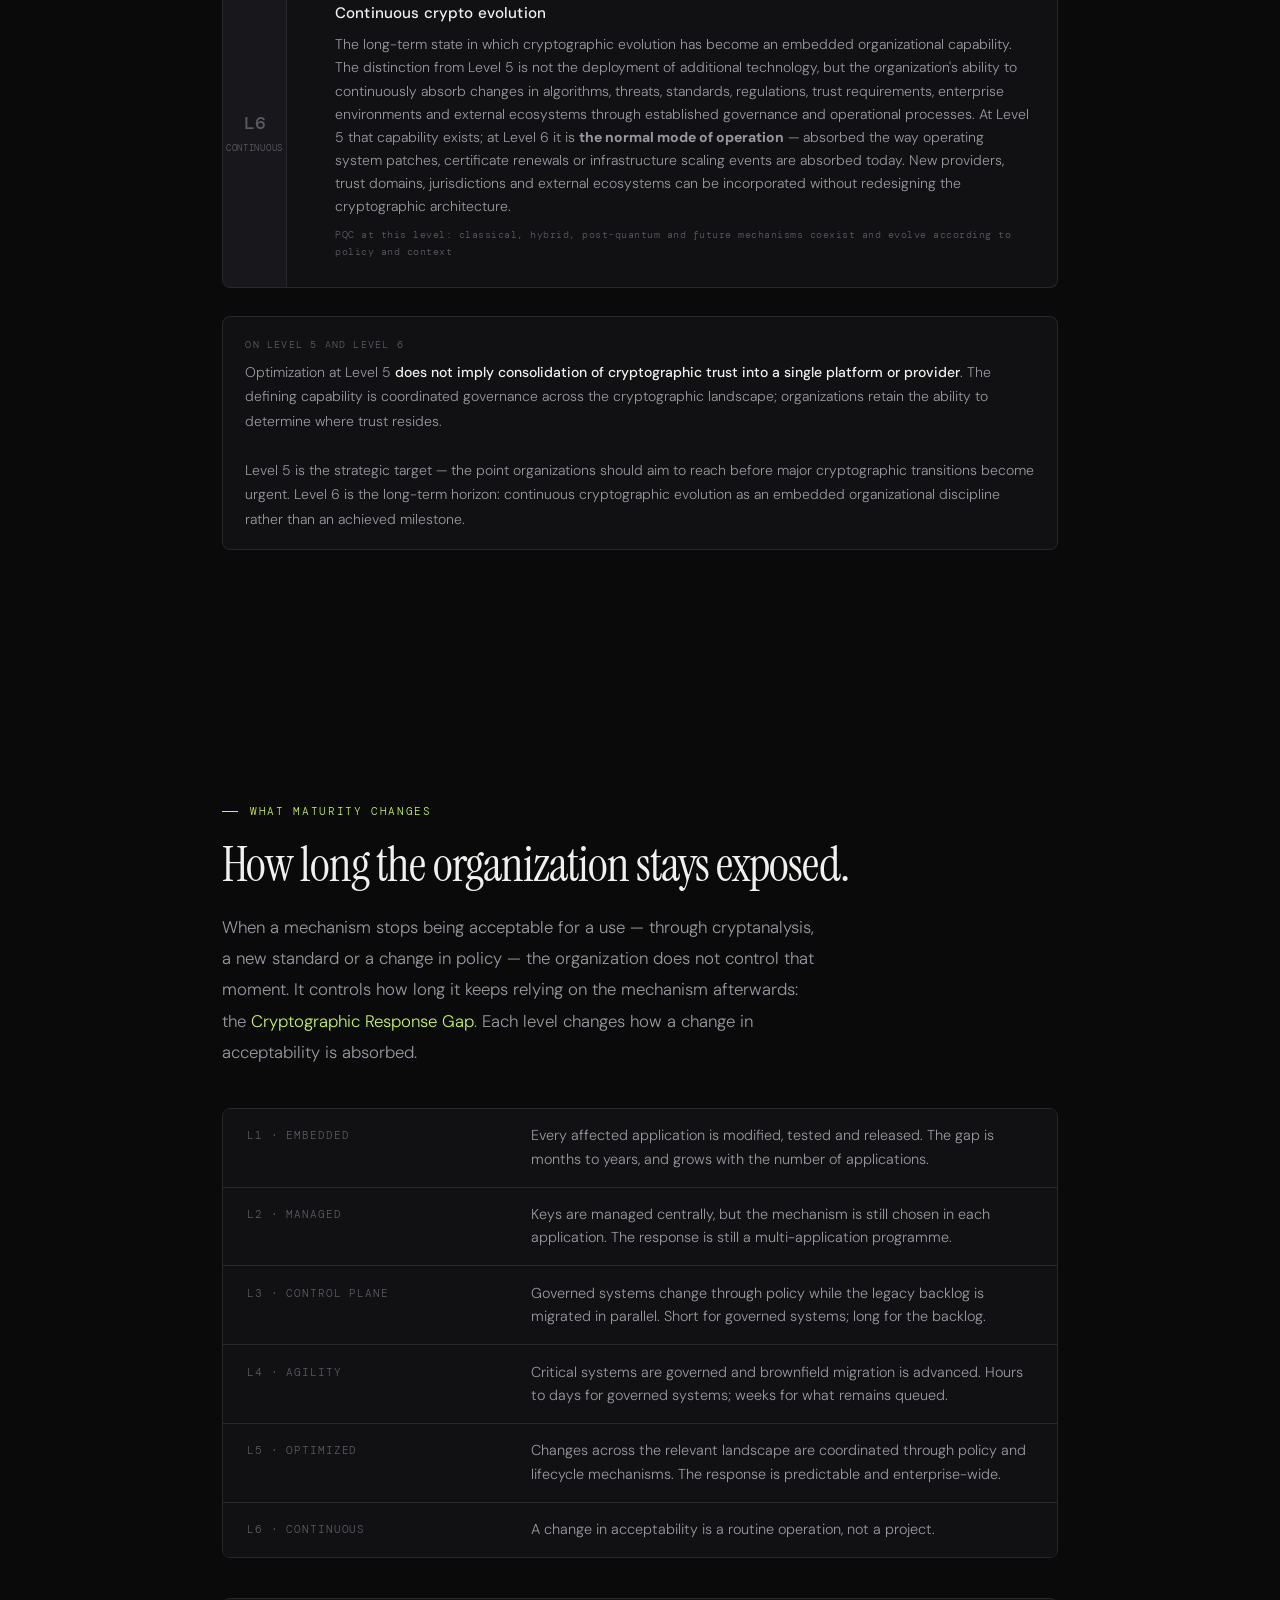
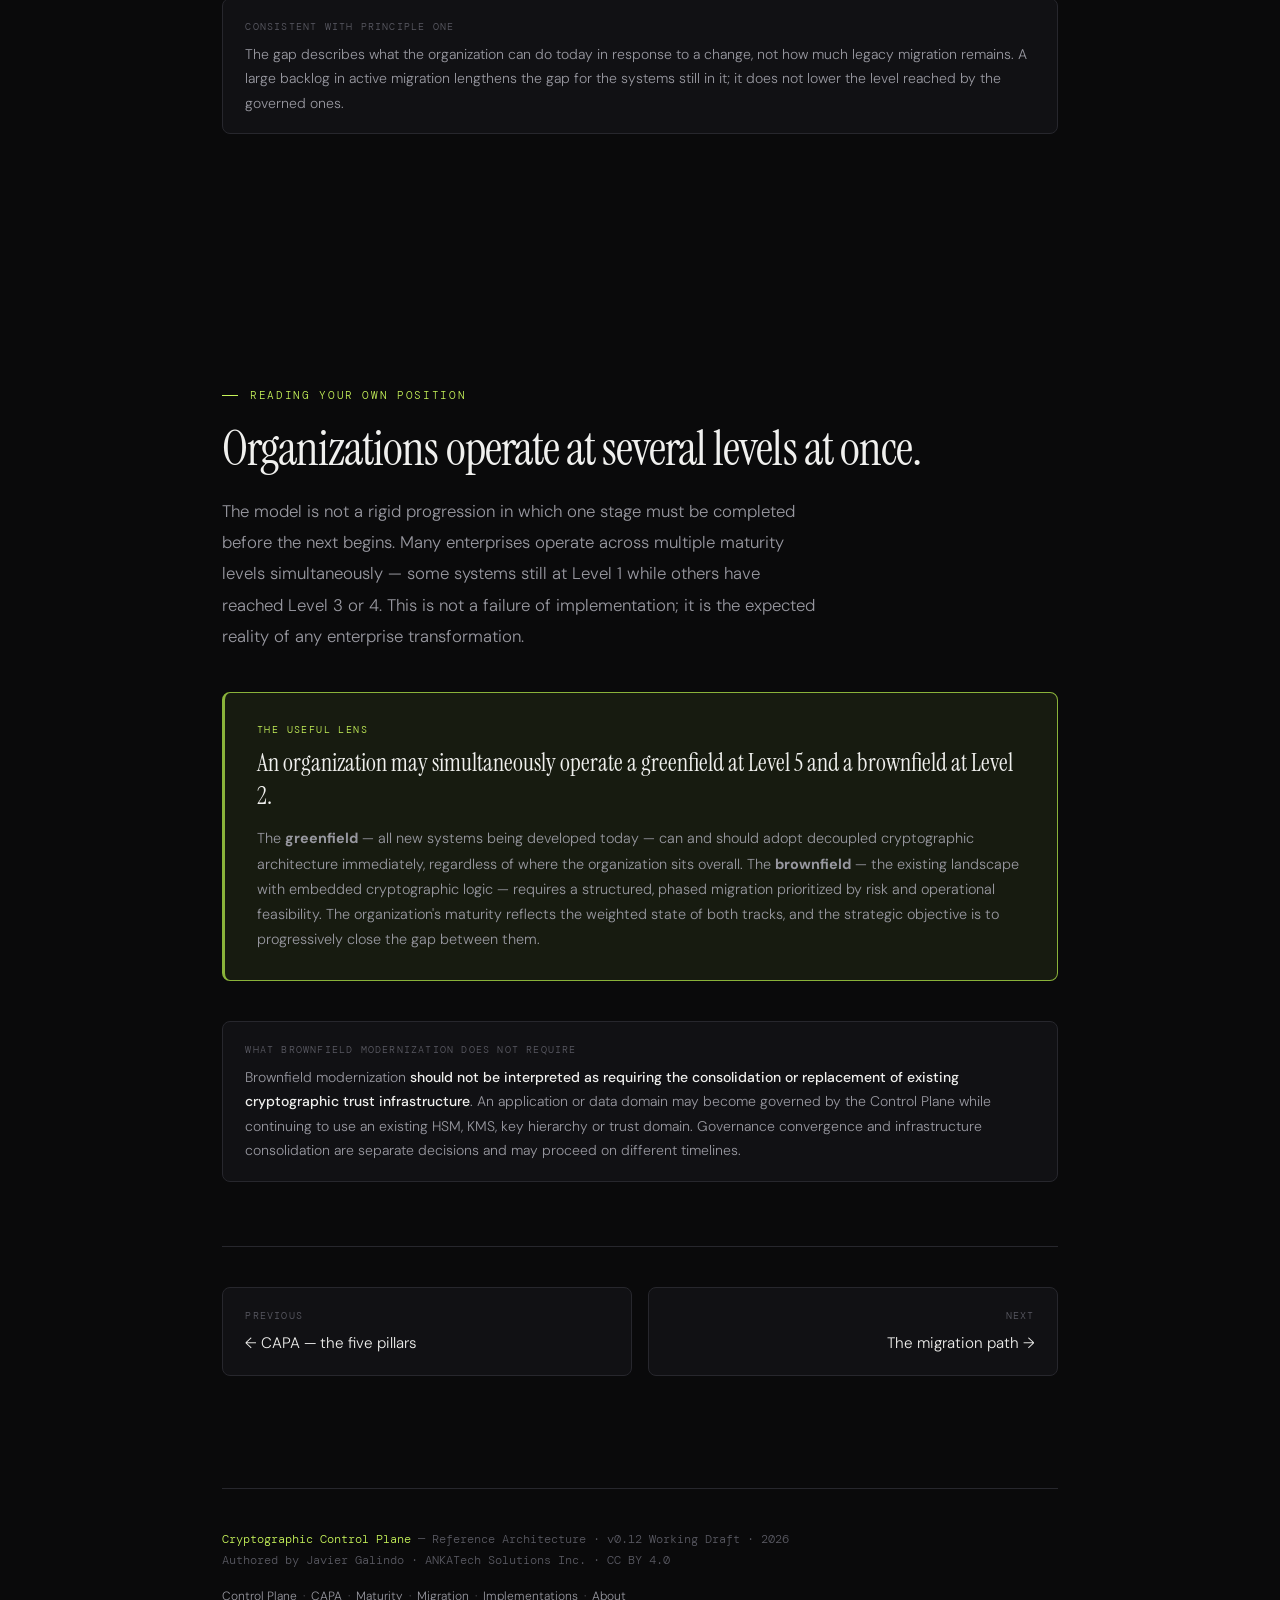
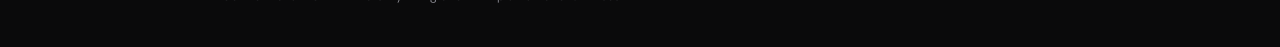
<file: maturity/index.html>
<!DOCTYPE html>
<html lang="en">
<head>
<meta charset="UTF-8">
<meta name="viewport" content="width=device-width, initial-scale=1.0">
<title>The CAPA Cryptographic Maturity Model</title>
<meta name="description" content="Six levels of cryptographic capability, from embedded cryptography to continuous cryptographic evolution. Maturity is measured by capability, not by remaining legacy backlog.">
<link rel="preconnect" href="https://fonts.googleapis.com">
<link rel="preconnect" href="https://fonts.gstatic.com" crossorigin>
<link href="https://fonts.googleapis.com/css2?family=DM+Mono:ital,wght@0,400;0,500;1,400&family=Instrument+Serif:ital@0;1&family=DM+Sans:ital,opsz,wght@0,9..40,300;0,9..40,400;0,9..40,500;1,9..40,300&display=swap" rel="stylesheet">
<link rel="stylesheet" href="/assets/ccp.css">
</head>
<body>

<!-- NAV -->
<nav>
  <a href="/" class="nav-logo">CCP // Architecture</a>
  <ul class="nav-links">
    <li><a href="/control-plane/">Control Plane</a></li>
    <li><a href="/capa/">CAPA</a></li>
    <li><a href="/maturity/" class="current">Maturity</a></li>
    <li><a href="/migration/">Migration</a></li>
    <li><a href="/implementations/">Implementations</a></li>
    <li><a href="/about/">About</a></li>
  </ul>
</nav>

<section class="page-hero">
  <div class="container">
    <div class="page-kicker">CAPA maturity model</div>
    <h1>Six levels of<br><em>cryptographic capability.</em></h1>
    <p class="section-lead">A diagnostic framework that helps organizations understand where they stand and what capabilities they need to develop next — not a deployment checklist.</p>
  </div>
</section>

<!-- THE TWO PRINCIPLES -->
<section id="principles">
  <div class="container">
    <div class="section-eyebrow">How to read the model</div>
    <h2>Two principles underpin it.</h2>

    <div class="callout">
      <span class="callout-label">Principle one</span>
      <p>Maturity is measured by capability, not by remaining backlog.</p>
      <p>By what the organization can do <em>today</em> in response to a vulnerability, a standard change or an algorithm deprecation — not by how much legacy migration remains pending. A legacy estate in active migration does not reduce the maturity level; it represents work in progress, not a deficit of capability.</p>
    </div>

    <div class="callout">
      <span class="callout-label">Principle two</span>
      <p>Post-quantum cryptography is not a level to be reached at the end.</p>
      <p>It is a dimension that improves at <em>every</em> level, and that can begin to be adopted from the moment the organization deploys a Cryptographic Control Plane. A model that places PQC at the summit misrepresents both the risk and the remedy.</p>
    </div>

    <p style="color:var(--text-secondary); font-size:0.95rem; line-height:1.8;">
      Maturity should therefore be understood as the organization's ability to exercise the capabilities defined by <a href="/capa/" style="color:var(--accent);text-decoration:none;">CAPA</a> across an increasing portion of its cryptographic environment. Progress is not determined by the adoption of a particular technology, provider or key infrastructure model, but by the organization's increasing ability to govern cryptographic change, retain cryptographic sovereignty, modernize existing protection, enforce policy and compliance requirements, and operate across heterogeneous enterprise environments.
    </p>
  </div>
</section>

<!-- THE SIX LEVELS -->
<section id="levels">
  <div class="container">
    <div class="section-eyebrow">The model</div>
    <h2>From embedded cryptography to continuous evolution.</h2>

    <div class="maturity-track">
      <div class="maturity-item">
        <div class="maturity-level">
          <span class="maturity-l-num">L1</span>
          <span class="maturity-l-tag">Embedded</span>
        </div>
        <div class="maturity-content">
          <h3>Embedded cryptography</h3>
          <p>Cryptographic logic is embedded directly within application code. Algorithm selection, library invocation and cryptographic parameters are decided at development time and become tightly coupled with the application. Implementations are inconsistent across systems, visibility is limited, and upgrades are manual. A critical characteristic is that the problem perpetuates itself: new applications are built with the same embedded patterns, because no architectural discipline requires otherwise. The cryptographic debt grows with every new deployment.</p>
          <span class="maturity-pqc">PQC at this level: absent or isolated — an adopted PQC algorithm is hardcoded exactly as a classical one would be, solving nothing structurally</span>
        </div>
      </div>

      <div class="maturity-item">
        <div class="maturity-level">
          <span class="maturity-l-num">L2</span>
          <span class="maturity-l-tag">Managed</span>
        </div>
        <div class="maturity-content">
          <h3>Managed cryptography</h3>
          <p>Centralized components improve the management of cryptographic assets — HSMs, KMS platforms, certificate management, centralized key lifecycle. Key protection and governance improve materially. The limitation is not <em>where keys reside</em>: these infrastructures may themselves be distributed across providers, environments or organizational domains, and their consolidation is not a prerequisite for maturity. The limitation is that cryptographic behaviour and lifecycle decisions remain substantially coupled to individual applications. This is the earliest point at which an organization should establish a <strong>greenfield policy</strong>: a formal commitment that new applications will not embed cryptographic logic. That policy does not resolve existing debt — it stops its accumulation.</p>
          <span class="maturity-pqc">PQC at this level: PQC keys can be stored and rotated in the HSM or KMS, but algorithm governance remains per-application — enterprise-wide adoption stays uncoordinated</span>
        </div>
      </div>

      <div class="maturity-item active">
        <div class="maturity-level">
          <span class="maturity-l-num">L3</span>
          <span class="maturity-l-tag">Inflection point</span>
        </div>
        <div class="maturity-content">
          <h3>Cryptographic Control Plane</h3>
          <p>The structural inflection point. The organization deploys a Cryptographic Control Plane — a dedicated infrastructure layer that decouples cryptographic behaviour from application code and centralizes its governance. This is not an incremental improvement over Level 2; it is an architectural change. The defining capability is <strong>not the existence of a cryptographic inventory</strong> — it is the ability to act on cryptographic policy without modifying or redeploying governed applications. For the existing landscape, a parallel process begins: the brownfield estate is inventoried and prioritized by exposure and data sensitivity. Discovery is applied to the past; the Control Plane governs the future.</p>
          <span class="maturity-pqc">PQC at this level: post-quantum and hybrid mechanisms can be introduced where risk, policy, interoperability or regulation require, without creating new application-level algorithm dependencies</span>
        </div>
      </div>

      <div class="maturity-item">
        <div class="maturity-level">
          <span class="maturity-l-num">L4</span>
          <span class="maturity-l-tag">Agile</span>
        </div>
        <div class="maturity-content">
          <h3>Cryptographic agility</h3>
          <p>The Control Plane has been operational for a significant period and its coverage has expanded substantially. The focus has shifted from deployment to depth of migration: the most critical and most exposed systems now operate under centralized cryptographic governance, and algorithm transitions in those systems are executed through governed policy changes rather than code changes. The defining characteristic is the <strong>dual-track state</strong>: the greenfield is fully governed, while the brownfield is in advanced migration. The gap between the two tracks is the remaining technical debt, and systematically closing it is the primary operational objective of this level.</p>
          <span class="maturity-pqc">PQC at this level: classical–PQC hybrid coexistence is managed centrally across the governed landscape</span>
        </div>
      </div>

      <div class="maturity-item">
        <div class="maturity-level">
          <span class="maturity-l-num">L5</span>
          <span class="maturity-l-tag">Optimized</span>
        </div>
        <div class="maturity-content">
          <h3>Optimized cryptography</h3>
          <p>Enterprise-scale adoption of governed cryptographic infrastructure. The organization's <strong>relevant cryptographic landscape operates predominantly under the Control Plane</strong>, including the critical brownfield environments identified for migration. Policy and lifecycle decisions are governed coherently across the enterprise, while cryptographic execution, keys and Roots of Trust may remain distributed across heterogeneous HSMs, KMS platforms, providers, jurisdictions and organizational trust domains. Vulnerability response across the governed landscape is coordinated through established policy and lifecycle mechanisms, and cryptographic posture is continuously evaluated against applicable standards and regulatory requirements.</p>
          <span class="maturity-pqc">PQC at this level: supported post-quantum strategies are introduced across governed systems through policy rather than repeated application-level implementation</span>
        </div>
      </div>

      <div class="maturity-item">
        <div class="maturity-level">
          <span class="maturity-l-num">L6</span>
          <span class="maturity-l-tag">Continuous</span>
        </div>
        <div class="maturity-content">
          <h3>Continuous crypto evolution</h3>
          <p>The long-term state in which cryptographic evolution has become an embedded organizational capability. The distinction from Level 5 is not the deployment of additional technology, but the organization's ability to continuously absorb changes in algorithms, threats, standards, regulations, trust requirements, enterprise environments and external ecosystems through established governance and operational processes. At Level 5 that capability exists; at Level 6 it is <strong>the normal mode of operation</strong> — absorbed the way operating system patches, certificate renewals or infrastructure scaling events are absorbed today. New providers, trust domains, jurisdictions and external ecosystems can be incorporated without redesigning the cryptographic architecture.</p>
          <span class="maturity-pqc">PQC at this level: classical, hybrid, post-quantum and future mechanisms coexist and evolve according to policy and context</span>
        </div>
      </div>
    </div>

    <div class="note">
      <span class="note-label">On Level 5 and Level 6</span>
      Optimization at Level 5 <strong>does not imply consolidation of cryptographic trust into a single platform or provider</strong>. The defining capability is coordinated governance across the cryptographic landscape; organizations retain the ability to determine where trust resides.
      <br><br>
      Level 5 is the strategic target — the point organizations should aim to reach before major cryptographic transitions become urgent. Level 6 is the long-term horizon: continuous cryptographic evolution as an embedded organizational discipline rather than an achieved milestone.
    </div>
  </div>
</section>

<!-- RESPONSE GAP -->
<section id="response-gap">
  <div class="container">
    <div class="section-eyebrow">What maturity changes</div>
    <h2>How long the organization stays exposed.</h2>
    <p class="section-lead">When a mechanism stops being acceptable for a use — through cryptanalysis, a new standard or a change in policy — the organization does not control that moment. It controls how long it keeps relying on the mechanism afterwards: the <a href="/capa/crypto-agility/#response-gap" style="color:var(--accent);text-decoration:none;">Cryptographic Response Gap</a>. Each level changes how a change in acceptability is absorbed.</p>

    <div class="state-table">
      <div class="state-row"><div class="state-k">L1 · Embedded</div><div class="state-v">Every affected application is modified, tested and released. The gap is months to years, and grows with the number of applications.</div></div>
      <div class="state-row"><div class="state-k">L2 · Managed</div><div class="state-v">Keys are managed centrally, but the mechanism is still chosen in each application. The response is still a multi-application programme.</div></div>
      <div class="state-row"><div class="state-k">L3 · Control Plane</div><div class="state-v">Governed systems change through policy while the legacy backlog is migrated in parallel. Short for governed systems; long for the backlog.</div></div>
      <div class="state-row"><div class="state-k">L4 · Agility</div><div class="state-v">Critical systems are governed and brownfield migration is advanced. Hours to days for governed systems; weeks for what remains queued.</div></div>
      <div class="state-row"><div class="state-k">L5 · Optimized</div><div class="state-v">Changes across the relevant landscape are coordinated through policy and lifecycle mechanisms. The response is predictable and enterprise-wide.</div></div>
      <div class="state-row"><div class="state-k">L6 · Continuous</div><div class="state-v">A change in acceptability is a routine operation, not a project.</div></div>
    </div>

    <div class="note">
      <span class="note-label">Consistent with principle one</span>
      The gap describes what the organization can do today in response to a change, not how much legacy migration remains. A large backlog in active migration lengthens the gap for the systems still in it; it does not lower the level reached by the governed ones.
    </div>
  </div>
</section>

<!-- GREENFIELD / BROWNFIELD COEXISTENCE -->
<section id="coexistence">
  <div class="container">
    <div class="section-eyebrow">Reading your own position</div>
    <h2>Organizations operate at several levels at once.</h2>
    <p class="section-lead">The model is not a rigid progression in which one stage must be completed before the next begins. Many enterprises operate across multiple maturity levels simultaneously — some systems still at Level 1 while others have reached Level 3 or 4. This is not a failure of implementation; it is the expected reality of any enterprise transformation.</p>

    <div class="callout">
      <span class="callout-label">The useful lens</span>
      <p>An organization may simultaneously operate a greenfield at Level 5 and a brownfield at Level 2.</p>
      <p>The <strong>greenfield</strong> — all new systems being developed today — can and should adopt decoupled cryptographic architecture immediately, regardless of where the organization sits overall. The <strong>brownfield</strong> — the existing landscape with embedded cryptographic logic — requires a structured, phased migration prioritized by risk and operational feasibility. The organization's maturity reflects the weighted state of both tracks, and the strategic objective is to progressively close the gap between them.</p>
    </div>

    <div class="note">
      <span class="note-label">What brownfield modernization does not require</span>
      Brownfield modernization <strong>should not be interpreted as requiring the consolidation or replacement of existing cryptographic trust infrastructure</strong>. An application or data domain may become governed by the Control Plane while continuing to use an existing HSM, KMS, key hierarchy or trust domain. Governance convergence and infrastructure consolidation are separate decisions and may proceed on different timelines.
    </div>

    <div class="page-nav">
      <a href="/capa/">
        <span class="dir">Previous</span>
        <span class="label">← CAPA — the five pillars</span>
      </a>
      <a href="/migration/" class="next">
        <span class="dir">Next</span>
        <span class="label">The migration path →</span>
      </a>
    </div>
  </div>
</section>

<!-- FOOTER -->
<div class="container">
  <footer>
    <div class="footer-left">
      <span>Cryptographic Control Plane</span> — Reference Architecture · v0.12 Working Draft · 2026<br>
      Authored by Javier Galindo · ANKATech Solutions Inc. · CC BY 4.0
    </div>
    <div class="footer-right">
      <a href="/control-plane/">Control Plane</a> &nbsp;·&nbsp;
      <a href="/capa/">CAPA</a> &nbsp;·&nbsp;
      <a href="/maturity/">Maturity</a> &nbsp;·&nbsp;
      <a href="/migration/">Migration</a> &nbsp;·&nbsp;
      <a href="/implementations/">Implementations</a> &nbsp;·&nbsp;
      <a href="/about/">About</a>
    </div>
  </footer>
</div>

</body>
</html>
</file>
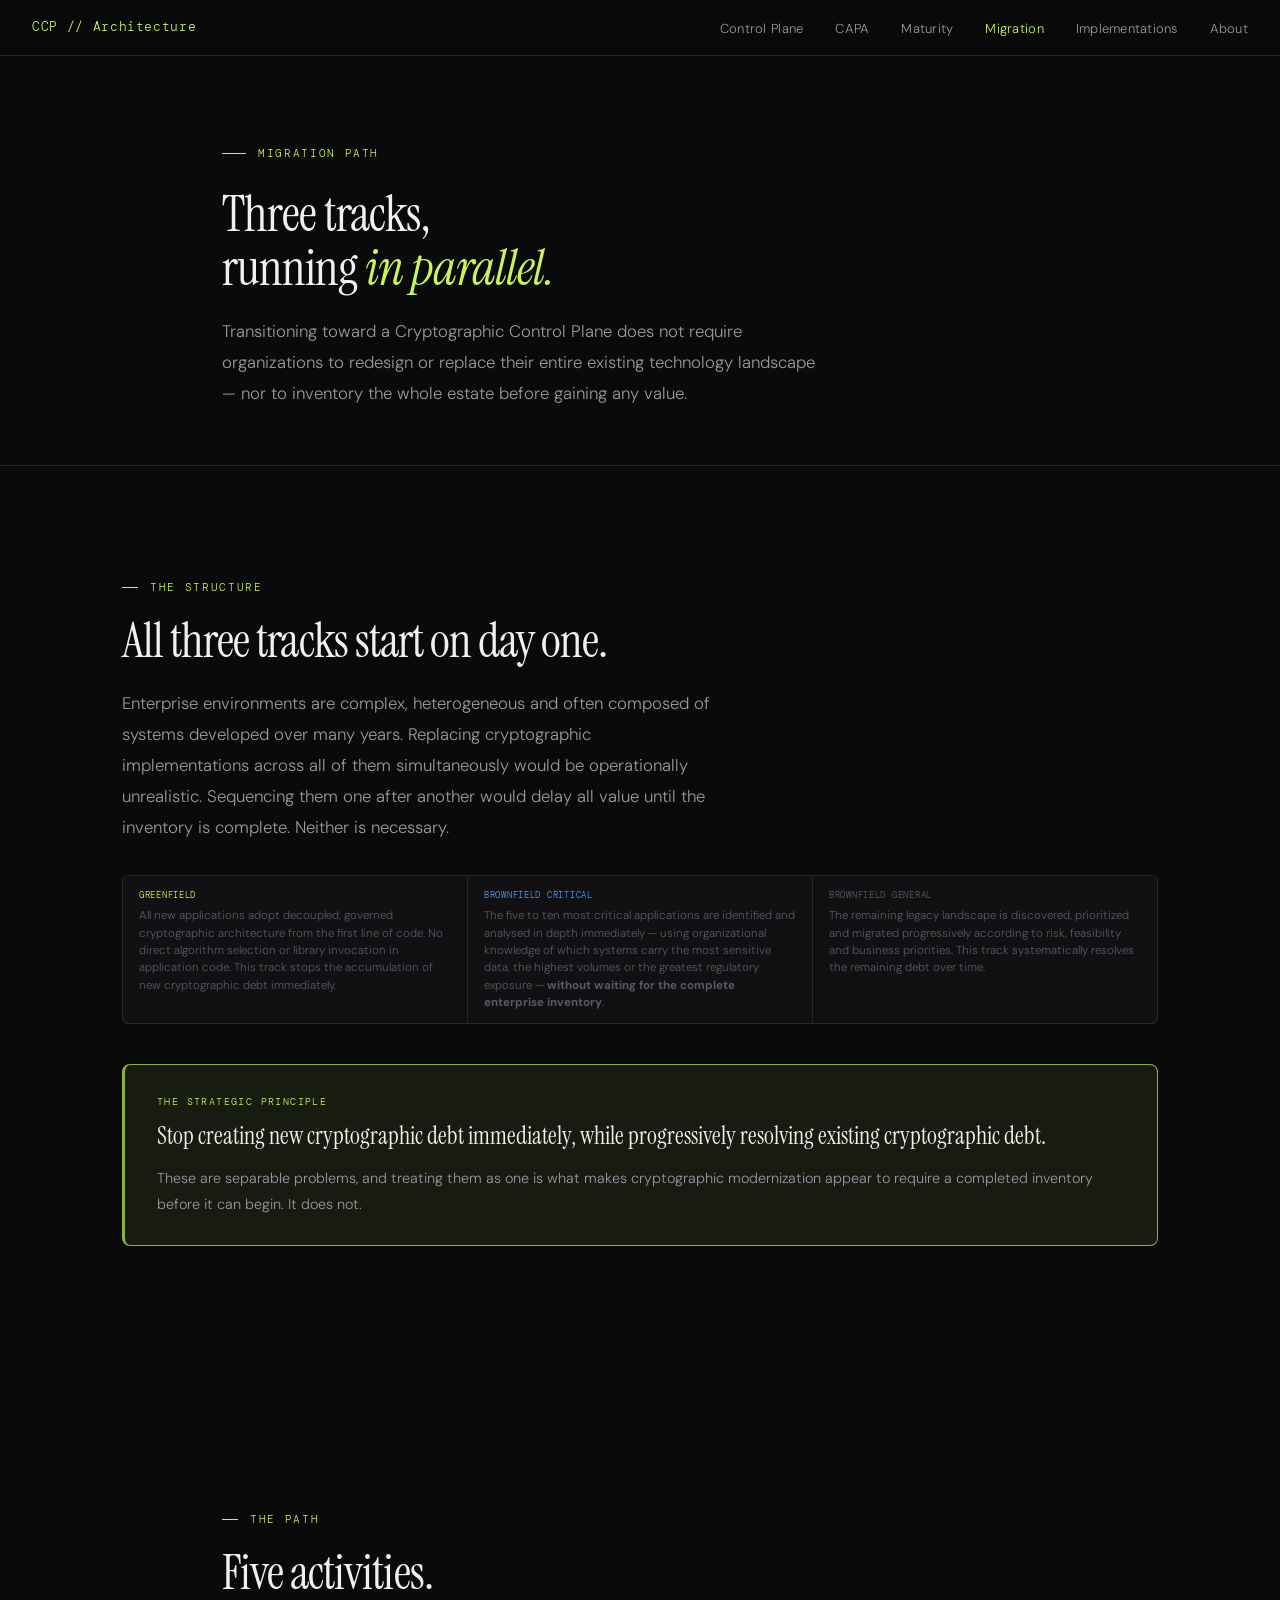
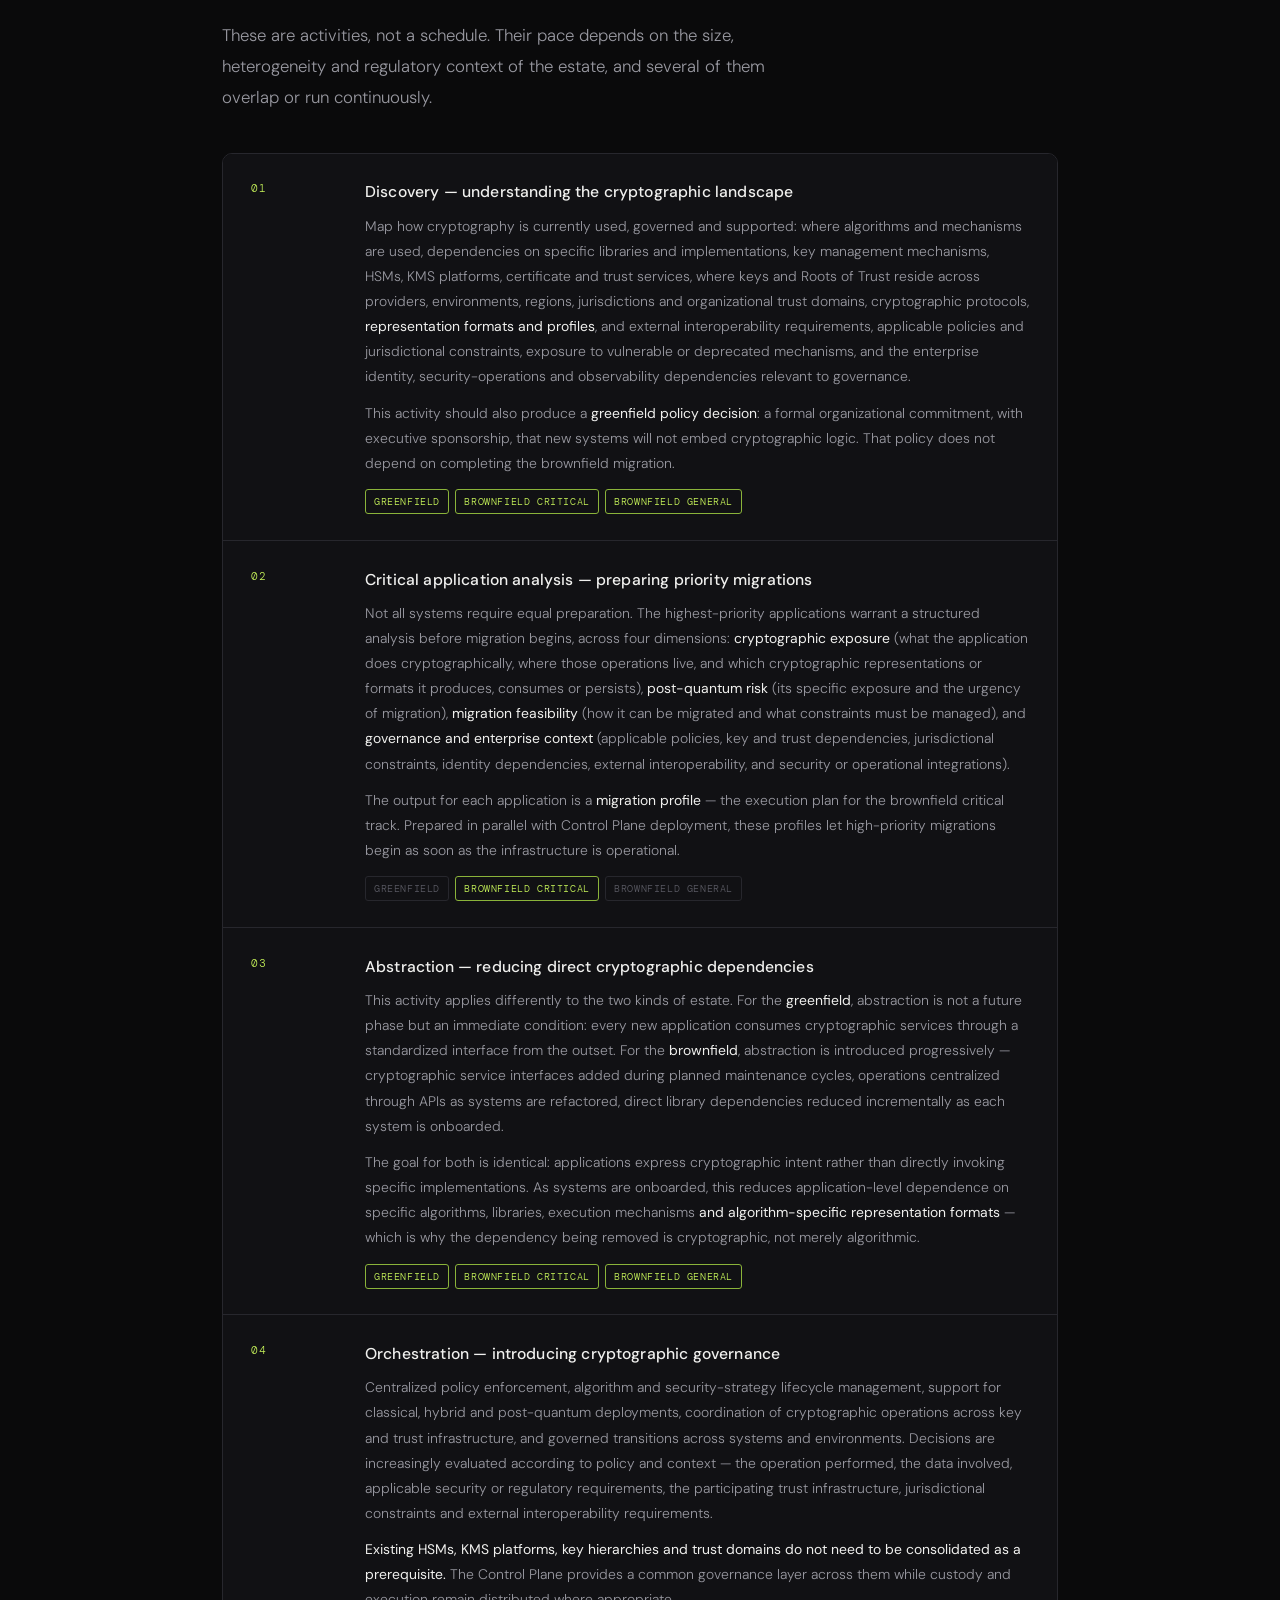
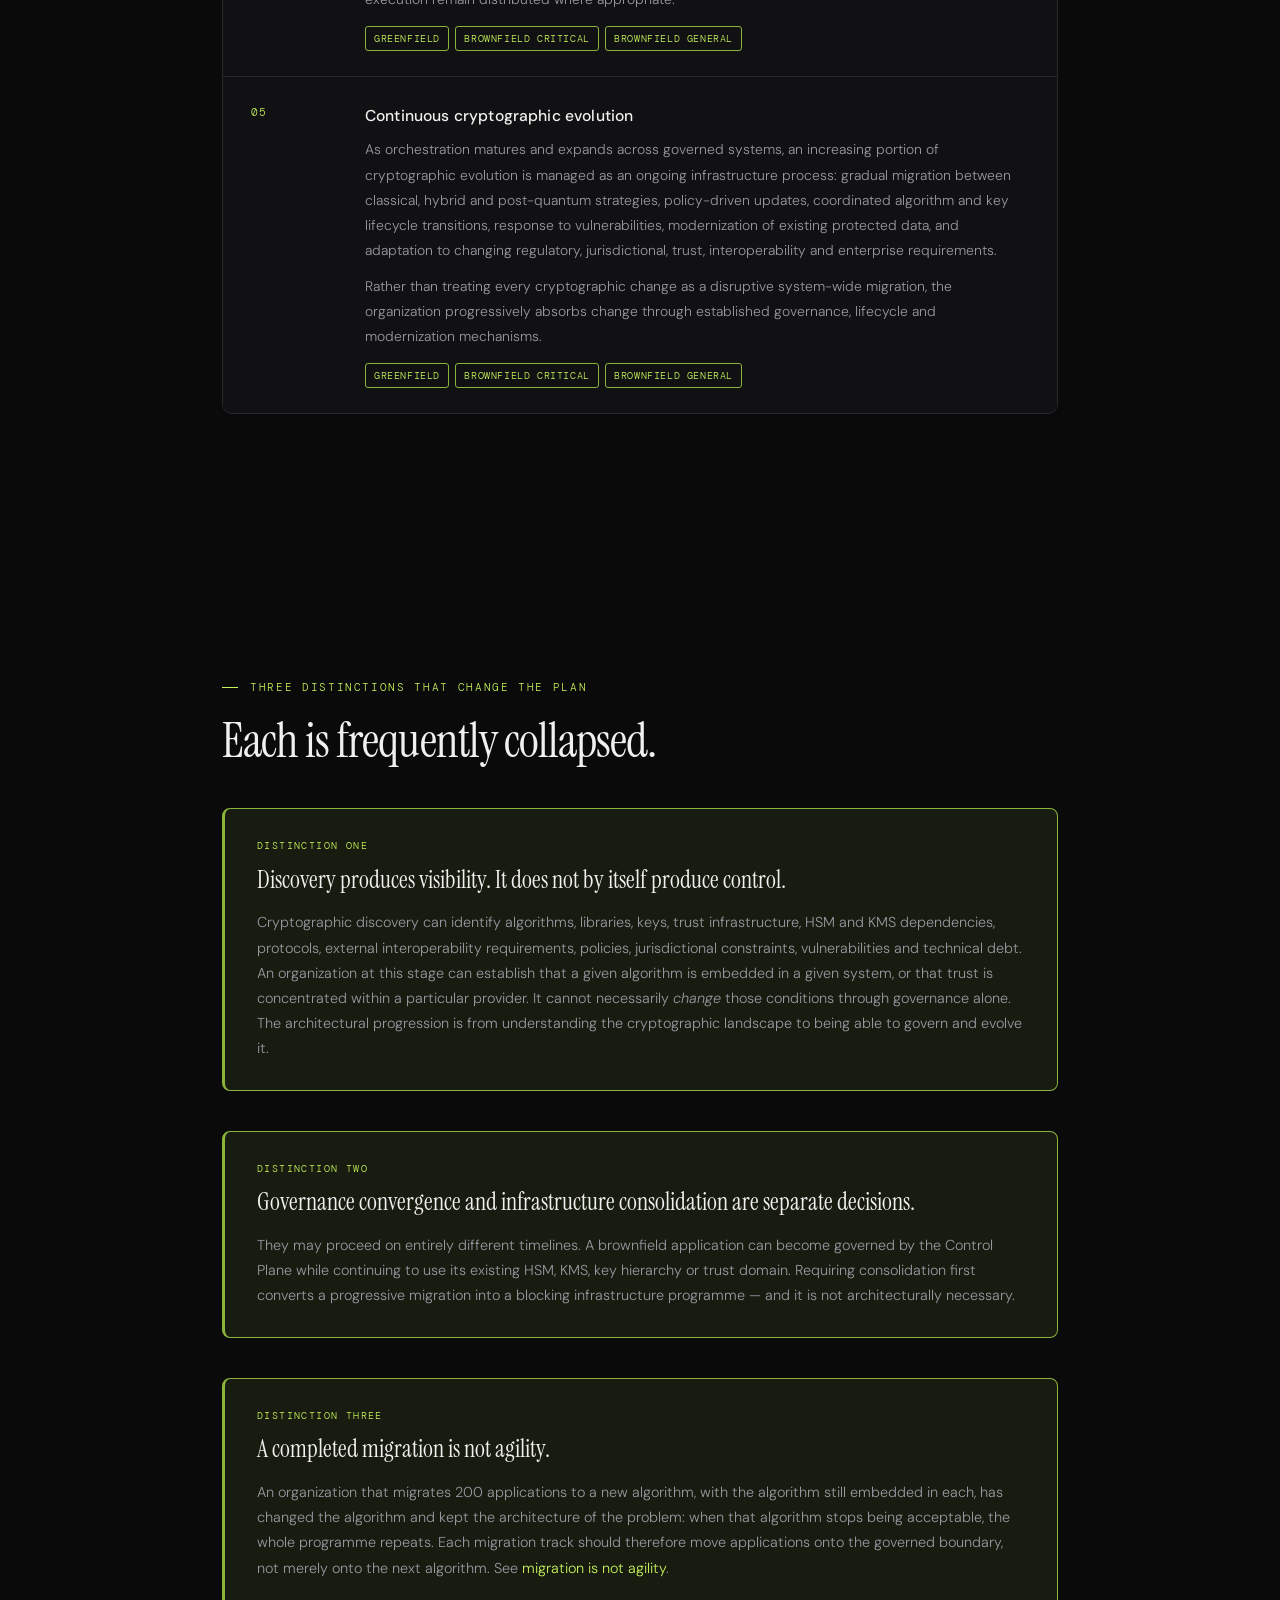
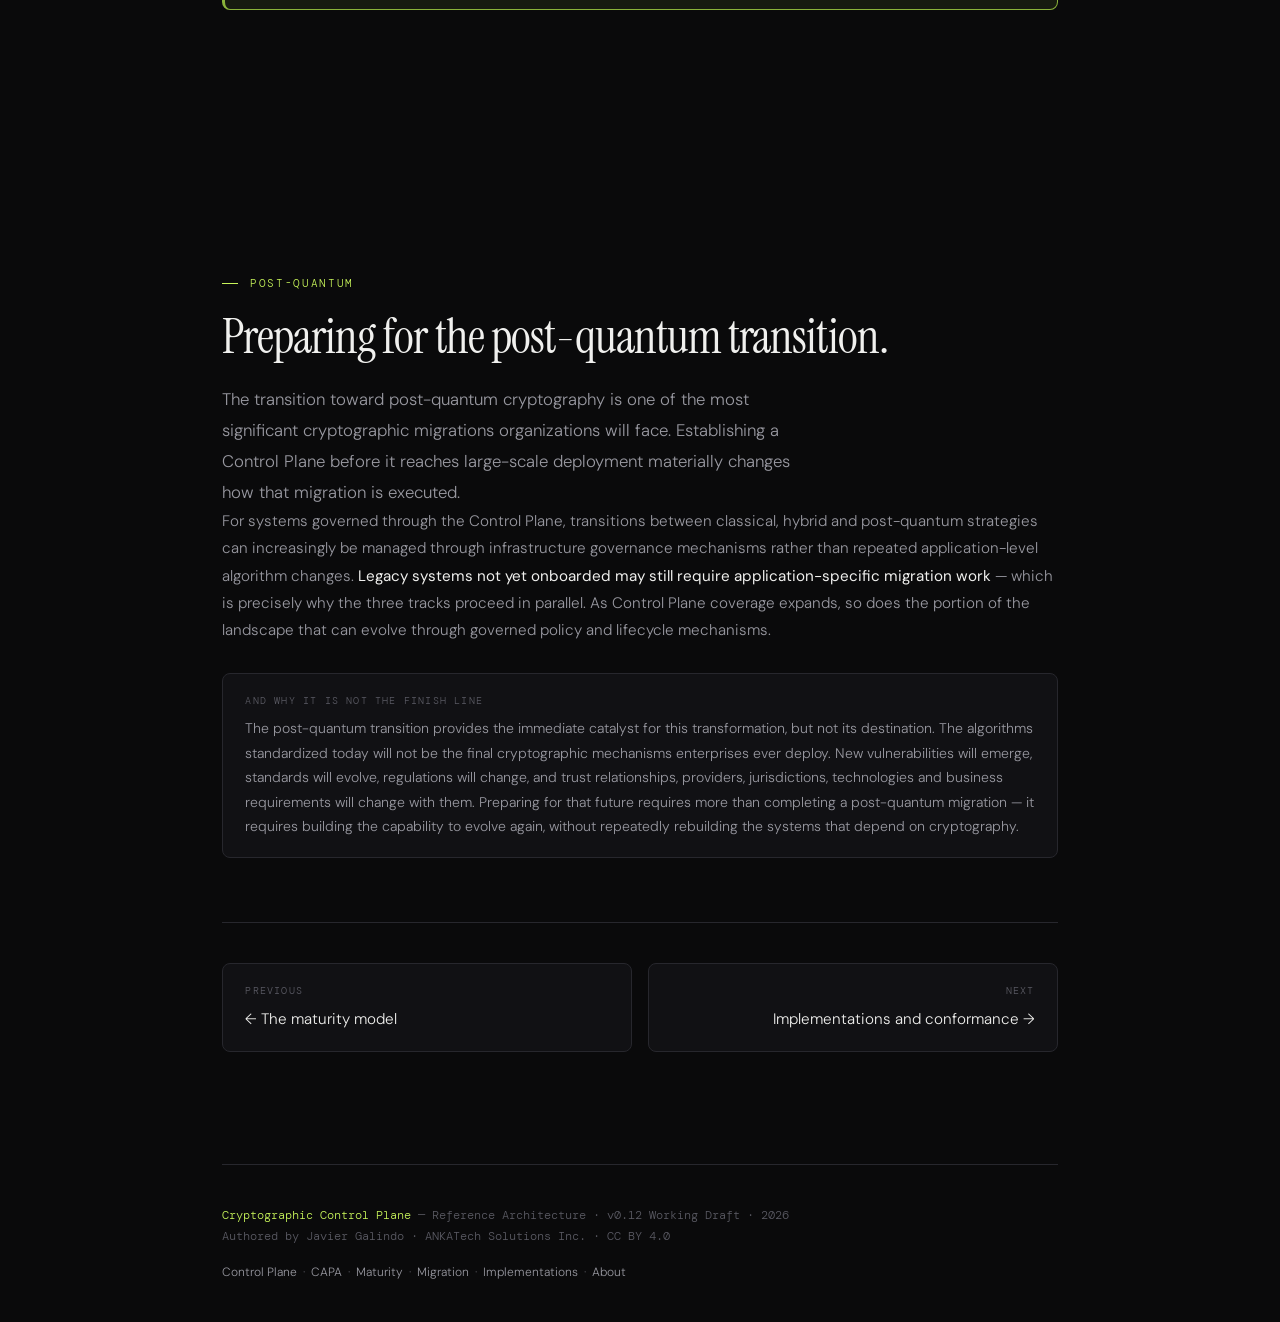
<file: migration/index.html>
<!DOCTYPE html>
<html lang="en">
<head>
<meta charset="UTF-8">
<meta name="viewport" content="width=device-width, initial-scale=1.0">
<title>Migration Path — Cryptographic Control Plane</title>
<meta name="description" content="Three parallel migration tracks and five activities for transitioning toward a Cryptographic Control Plane. Governance convergence is not infrastructure consolidation.">
<link rel="preconnect" href="https://fonts.googleapis.com">
<link rel="preconnect" href="https://fonts.gstatic.com" crossorigin>
<link href="https://fonts.googleapis.com/css2?family=DM+Mono:ital,wght@0,400;0,500;1,400&family=Instrument+Serif:ital@0;1&family=DM+Sans:ital,opsz,wght@0,9..40,300;0,9..40,400;0,9..40,500;1,9..40,300&display=swap" rel="stylesheet">
<link rel="stylesheet" href="/assets/ccp.css">
</head>
<body>

<!-- NAV -->
<nav>
  <a href="/" class="nav-logo">CCP // Architecture</a>
  <ul class="nav-links">
    <li><a href="/control-plane/">Control Plane</a></li>
    <li><a href="/capa/">CAPA</a></li>
    <li><a href="/maturity/">Maturity</a></li>
    <li><a href="/migration/" class="current">Migration</a></li>
    <li><a href="/implementations/">Implementations</a></li>
    <li><a href="/about/">About</a></li>
  </ul>
</nav>

<section class="page-hero">
  <div class="container">
    <div class="page-kicker">Migration path</div>
    <h1>Three tracks,<br>running <em>in parallel.</em></h1>
    <p class="section-lead">Transitioning toward a Cryptographic Control Plane does not require organizations to redesign or replace their entire existing technology landscape — nor to inventory the whole estate before gaining any value.</p>
  </div>
</section>

<!-- THE THREE TRACKS -->
<section id="tracks">
  <div class="container-wide">
    <div class="section-eyebrow">The structure</div>
    <h2>All three tracks start on day one.</h2>
    <p class="section-lead">Enterprise environments are complex, heterogeneous and often composed of systems developed over many years. Replacing cryptographic implementations across all of them simultaneously would be operationally unrealistic. Sequencing them one after another would delay all value until the inventory is complete. Neither is necessary.</p>

    <div class="migration-tracks">
      <div class="migration-track">
        <div class="migration-track-name">Greenfield</div>
        <p>All new applications adopt decoupled, governed cryptographic architecture from the first line of code. No direct algorithm selection or library invocation in application code. This track stops the accumulation of new cryptographic debt immediately.</p>
      </div>
      <div class="migration-track">
        <div class="migration-track-name">Brownfield critical</div>
        <p>The five to ten most critical applications are identified and analysed in depth immediately — using organizational knowledge of which systems carry the most sensitive data, the highest volumes or the greatest regulatory exposure — <strong>without waiting for the complete enterprise inventory</strong>.</p>
      </div>
      <div class="migration-track">
        <div class="migration-track-name">Brownfield general</div>
        <p>The remaining legacy landscape is discovered, prioritized and migrated progressively according to risk, feasibility and business priorities. This track systematically resolves the remaining debt over time.</p>
      </div>
    </div>

    <div class="callout">
      <span class="callout-label">The strategic principle</span>
      <p>Stop creating new cryptographic debt immediately, while progressively resolving existing cryptographic debt.</p>
      <p>These are separable problems, and treating them as one is what makes cryptographic modernization appear to require a completed inventory before it can begin. It does not.</p>
    </div>
  </div>
</section>

<!-- THE FIVE ACTIVITIES -->
<section id="activities">
  <div class="container">
    <div class="section-eyebrow">The path</div>
    <h2>Five activities.</h2>
    <p class="section-lead">These are activities, not a schedule. Their pace depends on the size, heterogeneity and regulatory context of the estate, and several of them overlap or run continuously.</p>

    <div class="activities">
      <div class="activity">
        <div class="activity-num">01</div>
        <div>
          <h3>Discovery — understanding the cryptographic landscape</h3>
          <p>Map how cryptography is currently used, governed and supported: where algorithms and mechanisms are used, dependencies on specific libraries and implementations, key management mechanisms, HSMs, KMS platforms, certificate and trust services, where keys and Roots of Trust reside across providers, environments, regions, jurisdictions and organizational trust domains, cryptographic protocols, <strong style="color:var(--text-primary);font-weight:400;">representation formats and profiles</strong>, and external interoperability requirements, applicable policies and jurisdictional constraints, exposure to vulnerable or deprecated mechanisms, and the enterprise identity, security-operations and observability dependencies relevant to governance.</p>
          <p style="margin-top:0.7rem;">This activity should also produce a <strong style="color:var(--text-primary);font-weight:400;">greenfield policy decision</strong>: a formal organizational commitment, with executive sponsorship, that new systems will not embed cryptographic logic. That policy does not depend on completing the brownfield migration.</p>
          <div class="activity-tracks">
            <span class="track-chip on">Greenfield</span>
            <span class="track-chip on">Brownfield critical</span>
            <span class="track-chip on">Brownfield general</span>
          </div>
        </div>
      </div>

      <div class="activity">
        <div class="activity-num">02</div>
        <div>
          <h3>Critical application analysis — preparing priority migrations</h3>
          <p>Not all systems require equal preparation. The highest-priority applications warrant a structured analysis before migration begins, across four dimensions: <strong style="color:var(--text-primary);font-weight:400;">cryptographic exposure</strong> (what the application does cryptographically, where those operations live, and which cryptographic representations or formats it produces, consumes or persists), <strong style="color:var(--text-primary);font-weight:400;">post-quantum risk</strong> (its specific exposure and the urgency of migration), <strong style="color:var(--text-primary);font-weight:400;">migration feasibility</strong> (how it can be migrated and what constraints must be managed), and <strong style="color:var(--text-primary);font-weight:400;">governance and enterprise context</strong> (applicable policies, key and trust dependencies, jurisdictional constraints, identity dependencies, external interoperability, and security or operational integrations).</p>
          <p style="margin-top:0.7rem;">The output for each application is a <strong style="color:var(--text-primary);font-weight:400;">migration profile</strong> — the execution plan for the brownfield critical track. Prepared in parallel with Control Plane deployment, these profiles let high-priority migrations begin as soon as the infrastructure is operational.</p>
          <div class="activity-tracks">
            <span class="track-chip">Greenfield</span>
            <span class="track-chip on">Brownfield critical</span>
            <span class="track-chip">Brownfield general</span>
          </div>
        </div>
      </div>

      <div class="activity">
        <div class="activity-num">03</div>
        <div>
          <h3>Abstraction — reducing direct cryptographic dependencies</h3>
          <p>This activity applies differently to the two kinds of estate. For the <strong style="color:var(--text-primary);font-weight:400;">greenfield</strong>, abstraction is not a future phase but an immediate condition: every new application consumes cryptographic services through a standardized interface from the outset. For the <strong style="color:var(--text-primary);font-weight:400;">brownfield</strong>, abstraction is introduced progressively — cryptographic service interfaces added during planned maintenance cycles, operations centralized through APIs as systems are refactored, direct library dependencies reduced incrementally as each system is onboarded.</p>
          <p style="margin-top:0.7rem;">The goal for both is identical: applications express cryptographic intent rather than directly invoking specific implementations. As systems are onboarded, this reduces application-level dependence on specific algorithms, libraries, execution mechanisms <strong style="color:var(--text-primary);font-weight:400;">and algorithm-specific representation formats</strong> — which is why the dependency being removed is cryptographic, not merely algorithmic.</p>
          <div class="activity-tracks">
            <span class="track-chip on">Greenfield</span>
            <span class="track-chip on">Brownfield critical</span>
            <span class="track-chip on">Brownfield general</span>
          </div>
        </div>
      </div>

      <div class="activity">
        <div class="activity-num">04</div>
        <div>
          <h3>Orchestration — introducing cryptographic governance</h3>
          <p>Centralized policy enforcement, algorithm and security-strategy lifecycle management, support for classical, hybrid and post-quantum deployments, coordination of cryptographic operations across key and trust infrastructure, and governed transitions across systems and environments. Decisions are increasingly evaluated according to policy and context — the operation performed, the data involved, applicable security or regulatory requirements, the participating trust infrastructure, jurisdictional constraints and external interoperability requirements.</p>
          <p style="margin-top:0.7rem;"><strong style="color:var(--text-primary);font-weight:400;">Existing HSMs, KMS platforms, key hierarchies and trust domains do not need to be consolidated as a prerequisite.</strong> The Control Plane provides a common governance layer across them while custody and execution remain distributed where appropriate.</p>
          <div class="activity-tracks">
            <span class="track-chip on">Greenfield</span>
            <span class="track-chip on">Brownfield critical</span>
            <span class="track-chip on">Brownfield general</span>
          </div>
        </div>
      </div>

      <div class="activity">
        <div class="activity-num">05</div>
        <div>
          <h3>Continuous cryptographic evolution</h3>
          <p>As orchestration matures and expands across governed systems, an increasing portion of cryptographic evolution is managed as an ongoing infrastructure process: gradual migration between classical, hybrid and post-quantum strategies, policy-driven updates, coordinated algorithm and key lifecycle transitions, response to vulnerabilities, modernization of existing protected data, and adaptation to changing regulatory, jurisdictional, trust, interoperability and enterprise requirements.</p>
          <p style="margin-top:0.7rem;">Rather than treating every cryptographic change as a disruptive system-wide migration, the organization progressively absorbs change through established governance, lifecycle and modernization mechanisms.</p>
          <div class="activity-tracks">
            <span class="track-chip on">Greenfield</span>
            <span class="track-chip on">Brownfield critical</span>
            <span class="track-chip on">Brownfield general</span>
          </div>
        </div>
      </div>
    </div>
  </div>
</section>

<!-- TWO DISTINCTIONS -->
<section id="distinctions">
  <div class="container">
    <div class="section-eyebrow">Three distinctions that change the plan</div>
    <h2>Each is frequently collapsed.</h2>

    <div class="callout">
      <span class="callout-label">Distinction one</span>
      <p>Discovery produces visibility. It does not by itself produce control.</p>
      <p>Cryptographic discovery can identify algorithms, libraries, keys, trust infrastructure, HSM and KMS dependencies, protocols, external interoperability requirements, policies, jurisdictional constraints, vulnerabilities and technical debt. An organization at this stage can establish that a given algorithm is embedded in a given system, or that trust is concentrated within a particular provider. It cannot necessarily <em>change</em> those conditions through governance alone. The architectural progression is from understanding the cryptographic landscape to being able to govern and evolve it.</p>
    </div>

    <div class="callout">
      <span class="callout-label">Distinction two</span>
      <p>Governance convergence and infrastructure consolidation are separate decisions.</p>
      <p>They may proceed on entirely different timelines. A brownfield application can become governed by the Control Plane while continuing to use its existing HSM, KMS, key hierarchy or trust domain. Requiring consolidation first converts a progressive migration into a blocking infrastructure programme — and it is not architecturally necessary.</p>
    </div>

    <div class="callout">
      <span class="callout-label">Distinction three</span>
      <p>A completed migration is not agility.</p>
      <p>An organization that migrates 200 applications to a new algorithm, with the algorithm still embedded in each, has changed the algorithm and kept the architecture of the problem: when that algorithm stops being acceptable, the whole programme repeats. Each migration track should therefore move applications onto the governed boundary, not merely onto the next algorithm. See <a href="/capa/crypto-agility/#migration-is-not-agility" style="color:var(--accent);text-decoration:none;">migration is not agility</a>.</p>
    </div>
  </div>
</section>

<!-- PQC -->
<section id="pqc">
  <div class="container">
    <div class="section-eyebrow">Post-quantum</div>
    <h2>Preparing for the post-quantum transition.</h2>
    <p class="section-lead">The transition toward post-quantum cryptography is one of the most significant cryptographic migrations organizations will face. Establishing a Control Plane before it reaches large-scale deployment materially changes how that migration is executed.</p>

    <p style="color:var(--text-secondary); font-size:0.95rem; line-height:1.8; margin-bottom:1rem;">
      For systems governed through the Control Plane, transitions between classical, hybrid and post-quantum strategies can increasingly be managed through infrastructure governance mechanisms rather than repeated application-level algorithm changes. <strong style="color:var(--text-primary);font-weight:400;">Legacy systems not yet onboarded may still require application-specific migration work</strong> — which is precisely why the three tracks proceed in parallel. As Control Plane coverage expands, so does the portion of the landscape that can evolve through governed policy and lifecycle mechanisms.
    </p>

    <div class="note">
      <span class="note-label">And why it is not the finish line</span>
      The post-quantum transition provides the immediate catalyst for this transformation, but not its destination. The algorithms standardized today will not be the final cryptographic mechanisms enterprises ever deploy. New vulnerabilities will emerge, standards will evolve, regulations will change, and trust relationships, providers, jurisdictions, technologies and business requirements will change with them. Preparing for that future requires more than completing a post-quantum migration — it requires building the capability to evolve again, without repeatedly rebuilding the systems that depend on cryptography.
    </div>

    <div class="page-nav">
      <a href="/maturity/">
        <span class="dir">Previous</span>
        <span class="label">← The maturity model</span>
      </a>
      <a href="/implementations/" class="next">
        <span class="dir">Next</span>
        <span class="label">Implementations and conformance →</span>
      </a>
    </div>
  </div>
</section>

<!-- FOOTER -->
<div class="container">
  <footer>
    <div class="footer-left">
      <span>Cryptographic Control Plane</span> — Reference Architecture · v0.12 Working Draft · 2026<br>
      Authored by Javier Galindo · ANKATech Solutions Inc. · CC BY 4.0
    </div>
    <div class="footer-right">
      <a href="/control-plane/">Control Plane</a> &nbsp;·&nbsp;
      <a href="/capa/">CAPA</a> &nbsp;·&nbsp;
      <a href="/maturity/">Maturity</a> &nbsp;·&nbsp;
      <a href="/migration/">Migration</a> &nbsp;·&nbsp;
      <a href="/implementations/">Implementations</a> &nbsp;·&nbsp;
      <a href="/about/">About</a>
    </div>
  </footer>
</div>

</body>
</html>
</file>
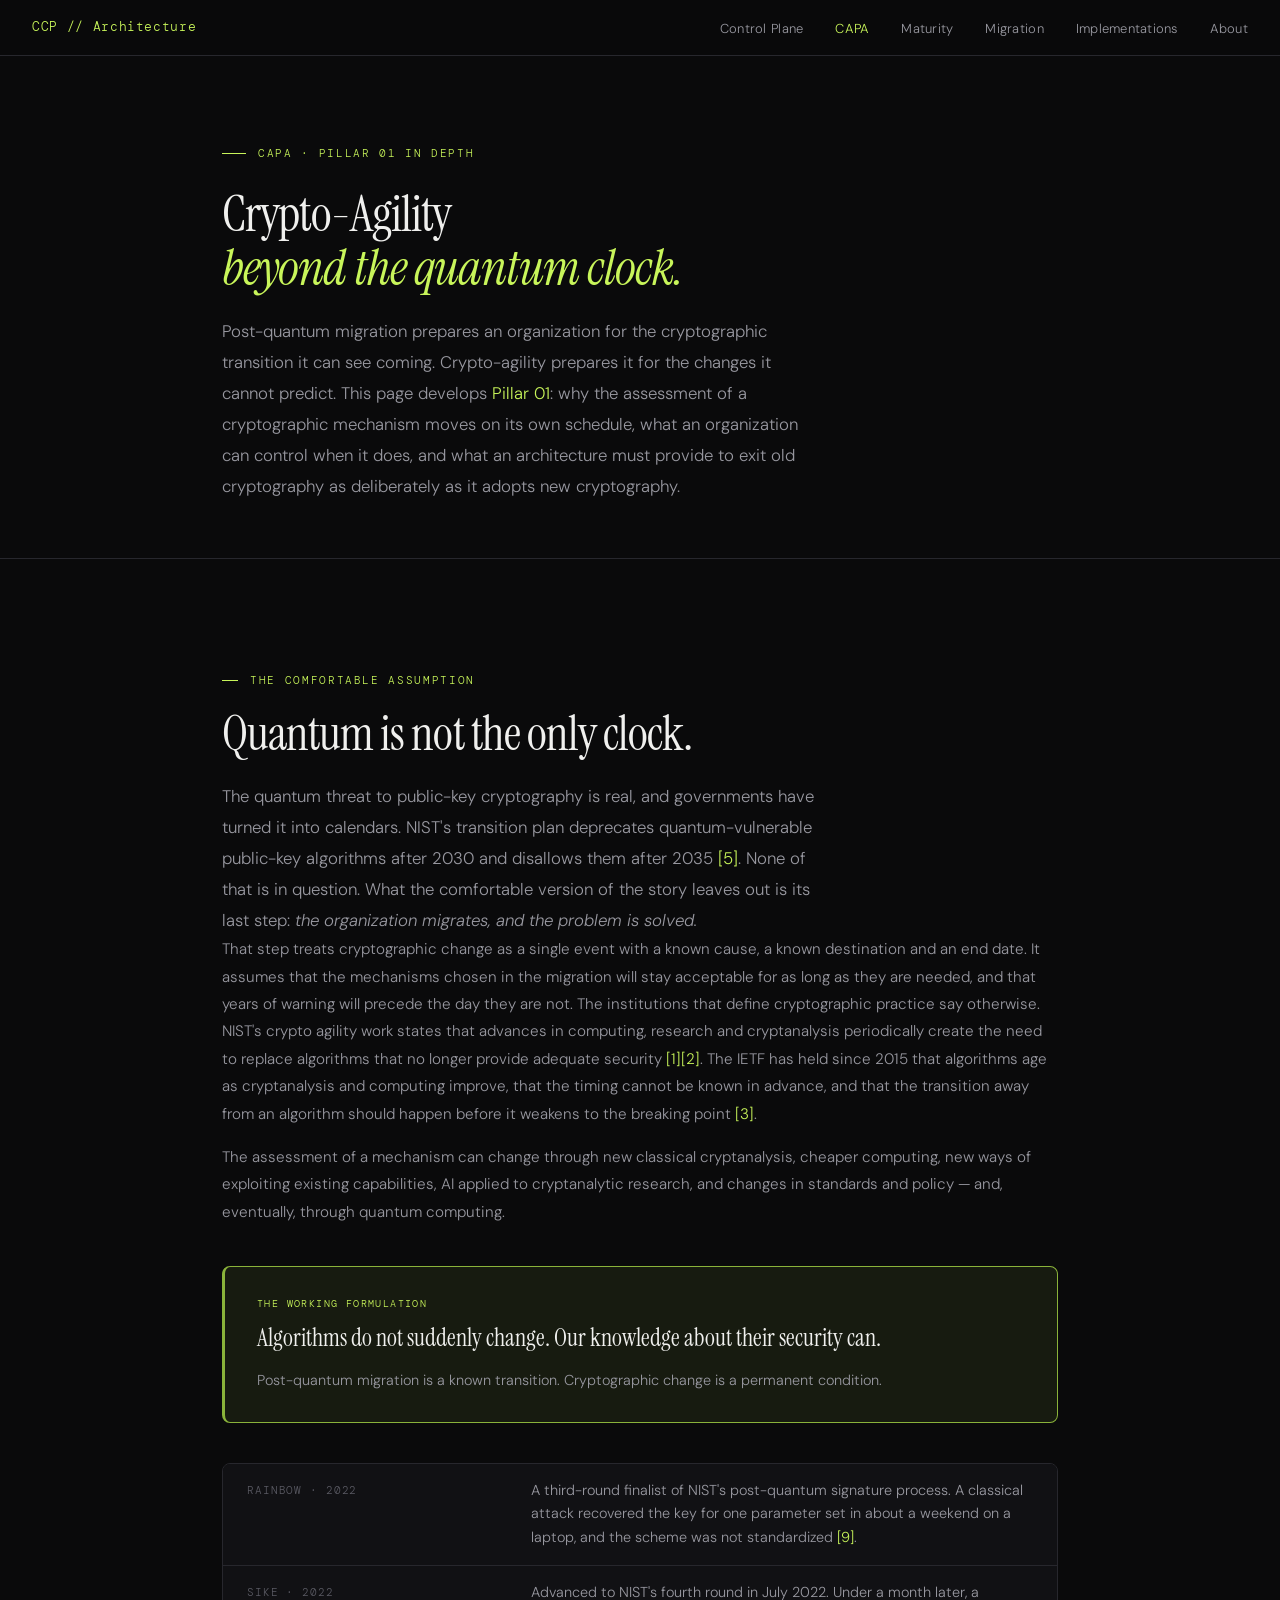
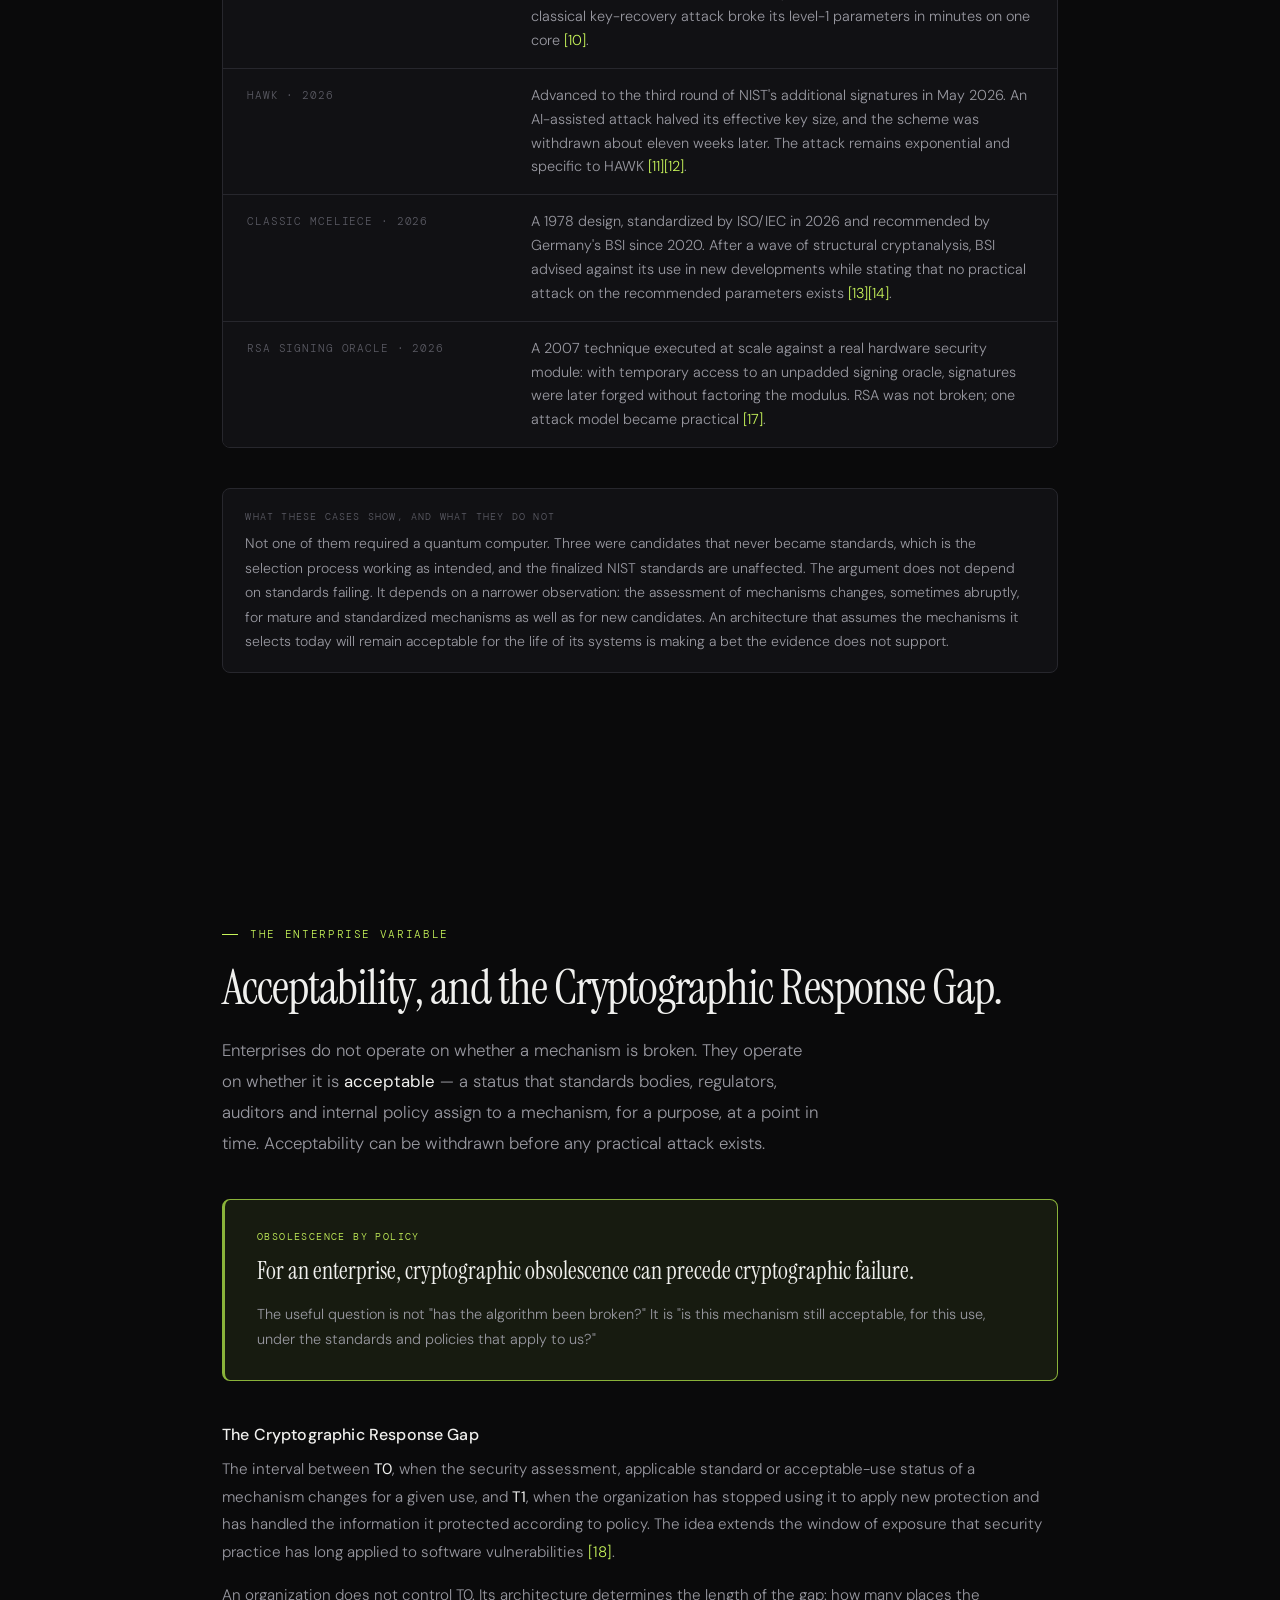
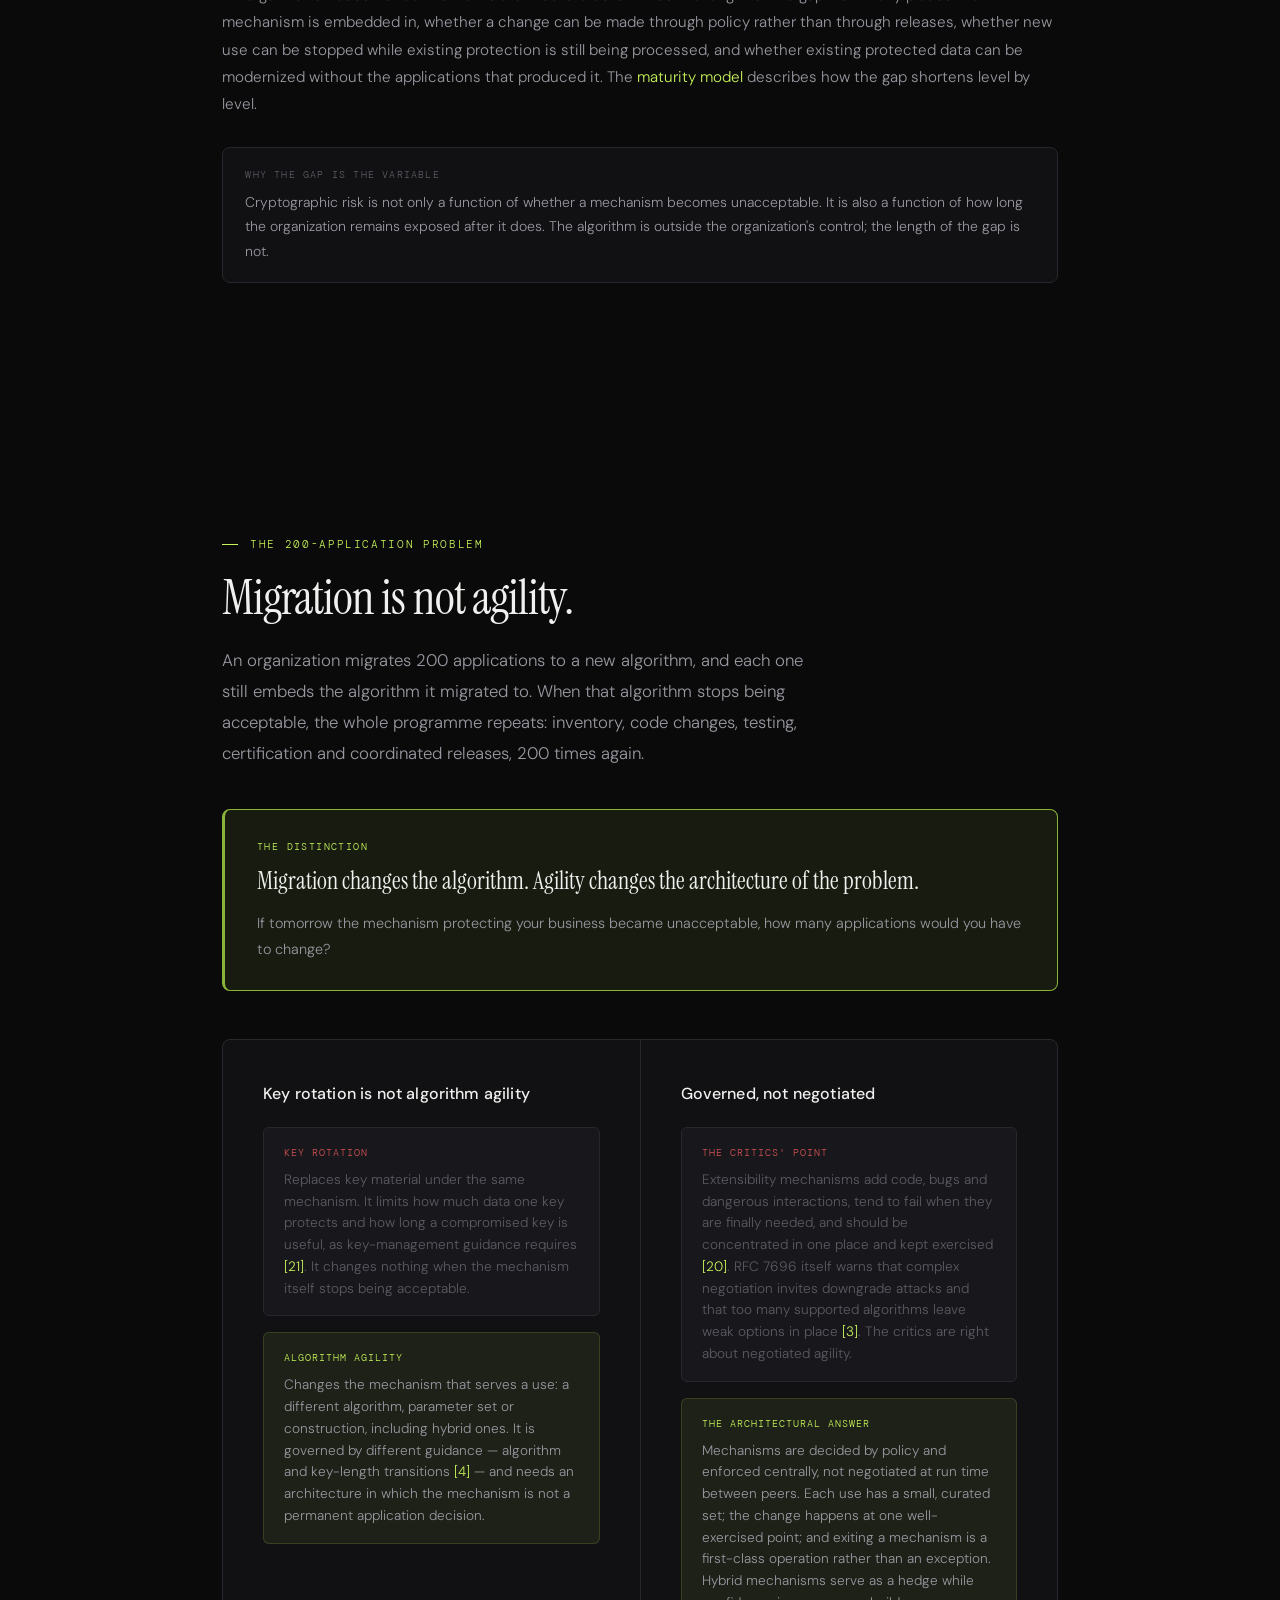
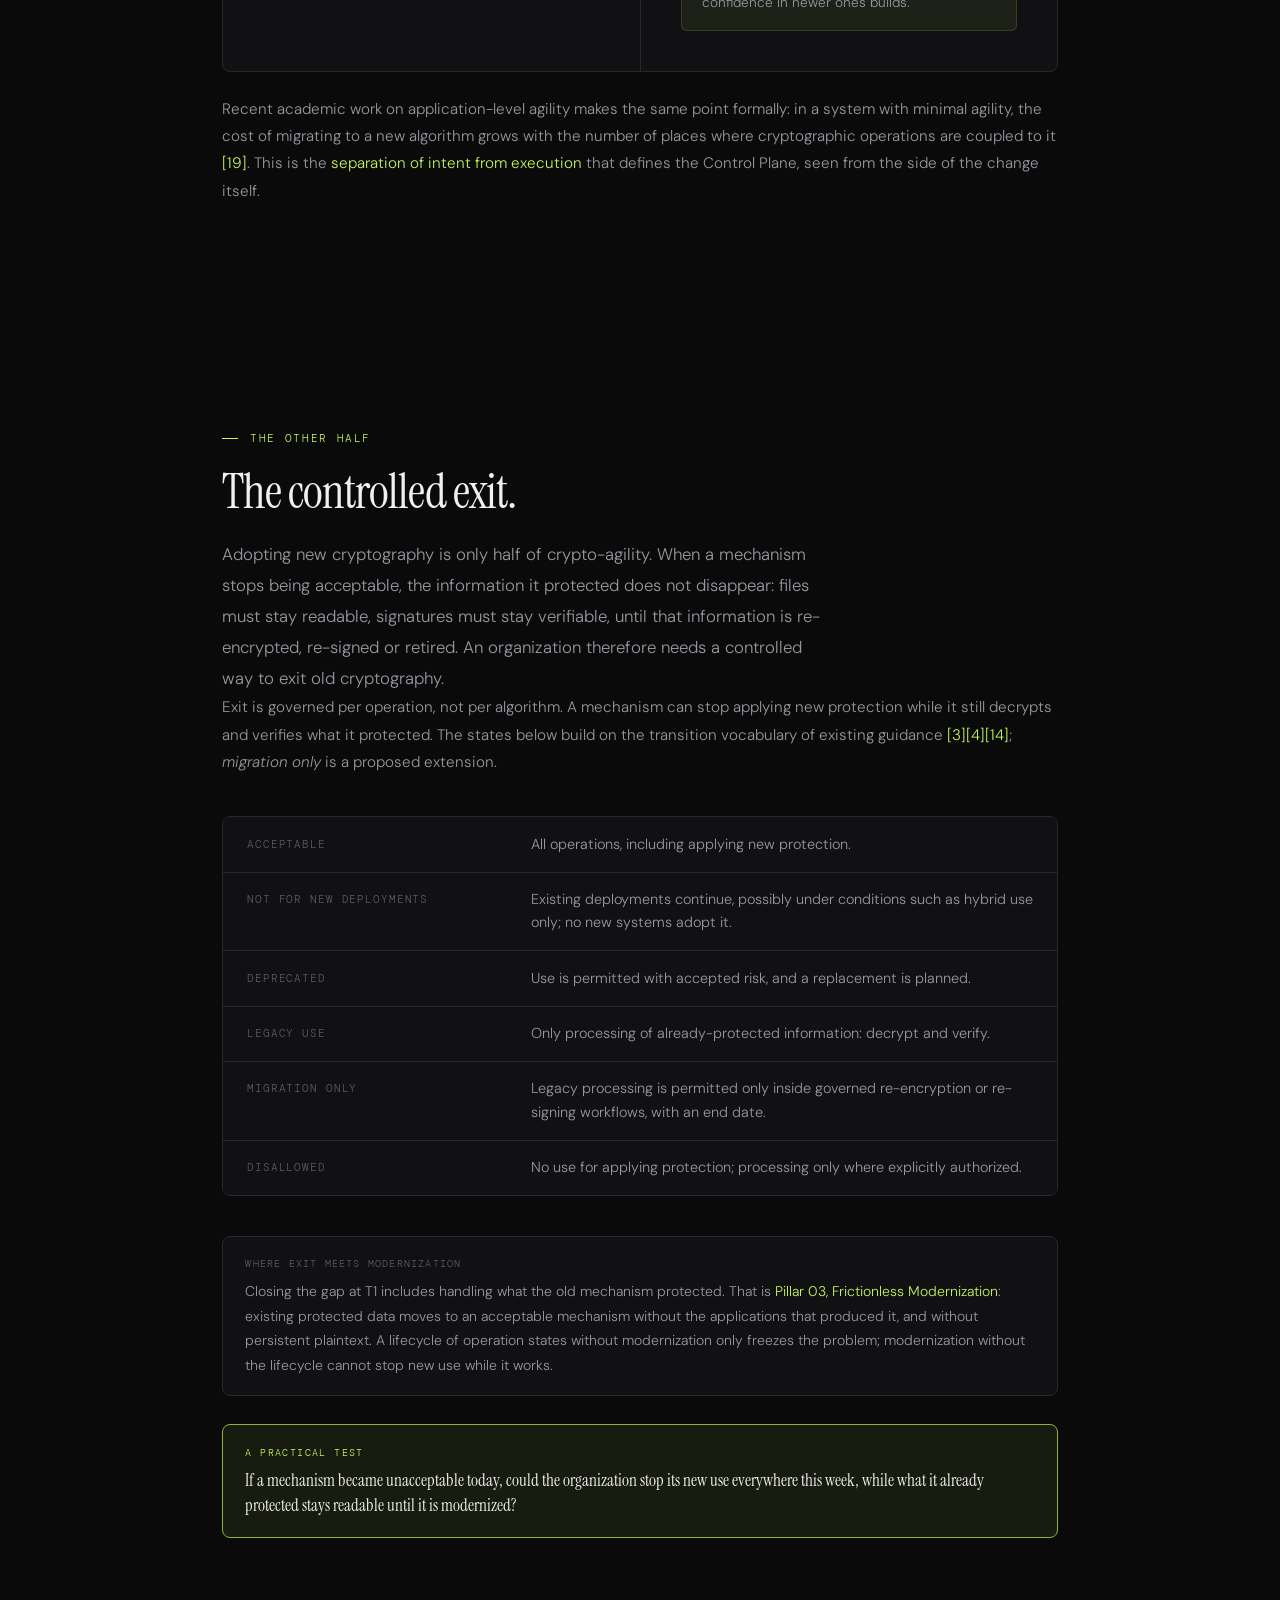
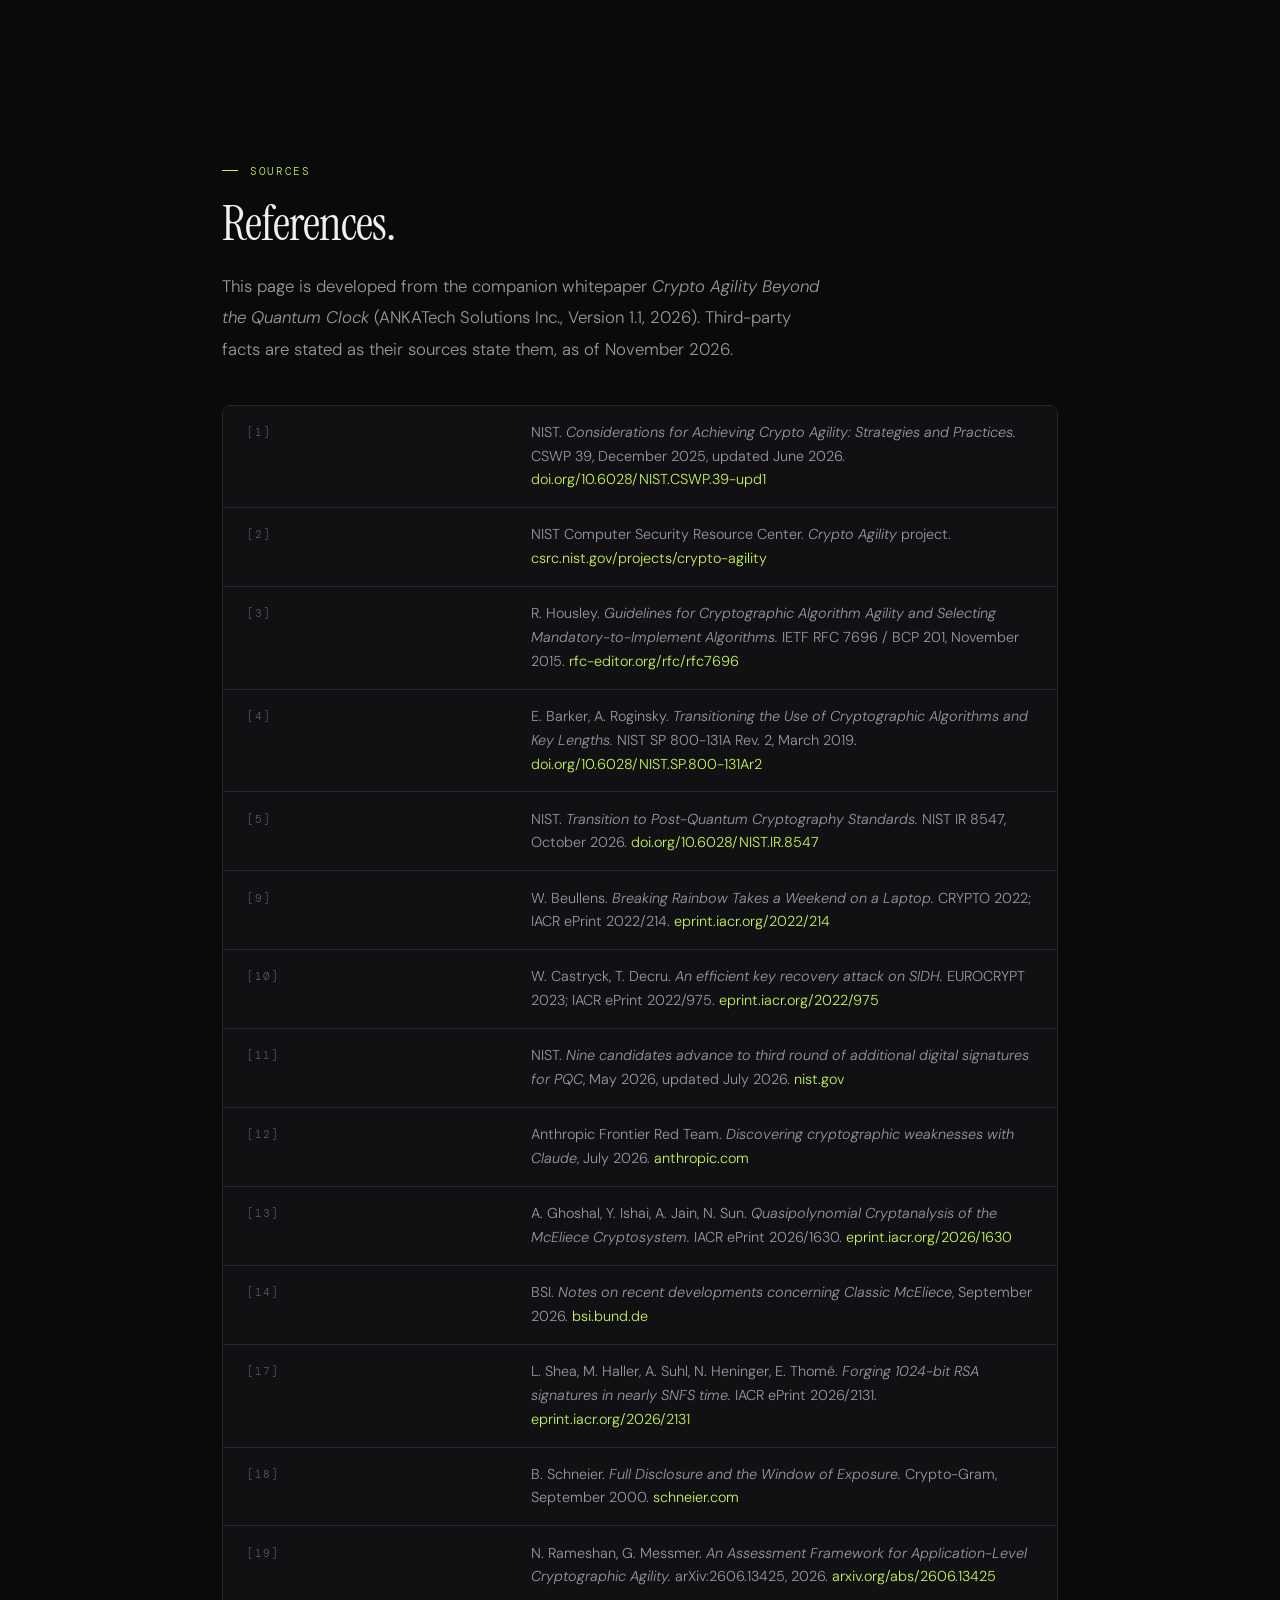
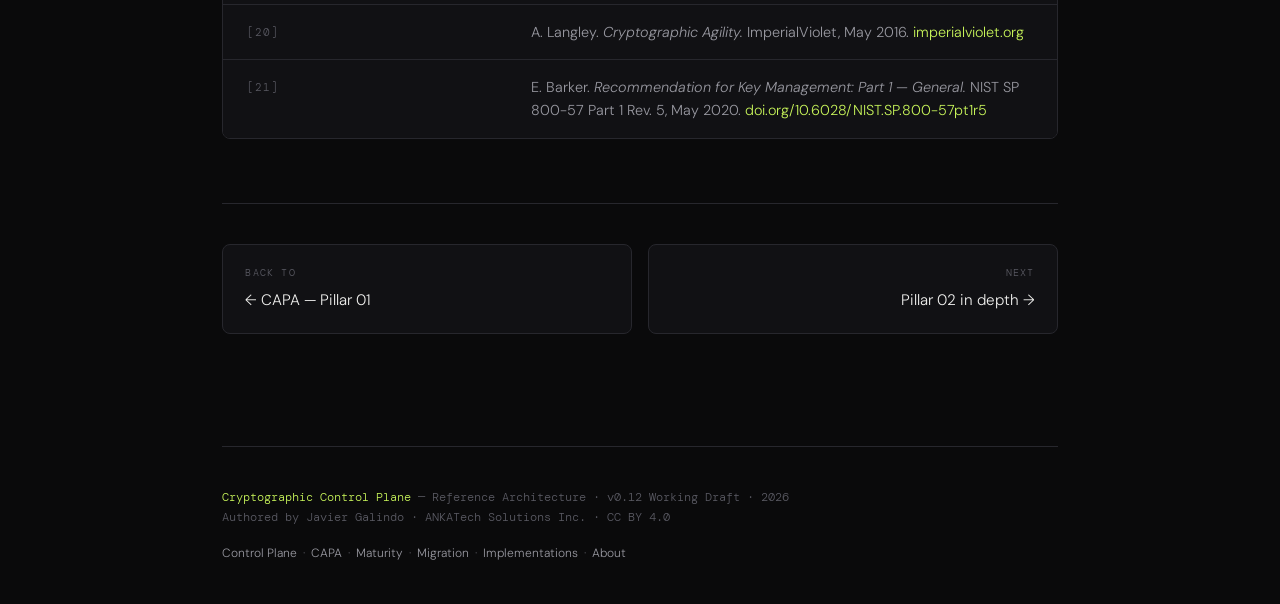
<file: capa/crypto-agility/index.html>
<!DOCTYPE html>
<html lang="en">
<head>
<meta charset="UTF-8">
<meta name="viewport" content="width=device-width, initial-scale=1.0">
<title>Crypto-Agility in depth — beyond the quantum clock · CAPA Pillar 01</title>
<meta name="description" content="Why post-quantum migration is necessary and not sufficient: acceptability as the enterprise threshold, the Cryptographic Response Gap, migration versus agility, governed rather than negotiated agility, and the controlled exit from old cryptography.">
<link rel="preconnect" href="https://fonts.googleapis.com">
<link rel="preconnect" href="https://fonts.gstatic.com" crossorigin>
<link href="https://fonts.googleapis.com/css2?family=DM+Mono:ital,wght@0,400;0,500;1,400&family=Instrument+Serif:ital@0;1&family=DM+Sans:ital,opsz,wght@0,9..40,300;0,9..40,400;0,9..40,500;1,9..40,300&display=swap" rel="stylesheet">
<link rel="stylesheet" href="/assets/ccp.css">
</head>
<body>

<!-- NAV -->
<nav>
  <a href="/" class="nav-logo">CCP // Architecture</a>
  <ul class="nav-links">
    <li><a href="/control-plane/">Control Plane</a></li>
    <li><a href="/capa/" class="current">CAPA</a></li>
    <li><a href="/maturity/">Maturity</a></li>
    <li><a href="/migration/">Migration</a></li>
    <li><a href="/implementations/">Implementations</a></li>
    <li><a href="/about/">About</a></li>
  </ul>
</nav>

<section class="page-hero">
  <div class="container">
    <div class="page-kicker">CAPA · Pillar 01 in depth</div>
    <h1>Crypto-Agility<br><em>beyond the quantum clock.</em></h1>
    <p class="section-lead">Post-quantum migration prepares an organization for the cryptographic transition it can see coming. Crypto-agility prepares it for the changes it cannot predict. This page develops <a href="/capa/#crypto-agility" style="color:var(--accent);text-decoration:none;">Pillar 01</a>: why the assessment of a cryptographic mechanism moves on its own schedule, what an organization can control when it does, and what an architecture must provide to exit old cryptography as deliberately as it adopts new cryptography.</p>
  </div>
</section>

<!-- THE CLOCK -->
<section id="the-clock">
  <div class="container">
    <div class="section-eyebrow">The comfortable assumption</div>
    <h2>Quantum is not the only clock.</h2>

    <p class="section-lead">The quantum threat to public-key cryptography is real, and governments have turned it into calendars. NIST's transition plan deprecates quantum-vulnerable public-key algorithms after 2030 and disallows them after 2035 <a href="#src-5" style="color:var(--accent);text-decoration:none;">[5]</a>. None of that is in question. What the comfortable version of the story leaves out is its last step: <em>the organization migrates, and the problem is solved.</em></p>

    <p style="color:var(--text-secondary); font-size:0.95rem; line-height:1.8; margin-bottom:1rem;">
      That step treats cryptographic change as a single event with a known cause, a known destination and an end date. It assumes that the mechanisms chosen in the migration will stay acceptable for as long as they are needed, and that years of warning will precede the day they are not. The institutions that define cryptographic practice say otherwise. NIST's crypto agility work states that advances in computing, research and cryptanalysis periodically create the need to replace algorithms that no longer provide adequate security <a href="#src-1" style="color:var(--accent);text-decoration:none;">[1]</a><a href="#src-2" style="color:var(--accent);text-decoration:none;">[2]</a>. The IETF has held since 2015 that algorithms age as cryptanalysis and computing improve, that the timing cannot be known in advance, and that the transition away from an algorithm should happen before it weakens to the breaking point <a href="#src-3" style="color:var(--accent);text-decoration:none;">[3]</a>.
    </p>
    <p style="color:var(--text-secondary); font-size:0.95rem; line-height:1.8;">
      The assessment of a mechanism can change through new classical cryptanalysis, cheaper computing, new ways of exploiting existing capabilities, AI applied to cryptanalytic research, and changes in standards and policy — and, eventually, through quantum computing.
    </p>

    <div class="callout">
      <span class="callout-label">The working formulation</span>
      <p>Algorithms do not suddenly change. Our knowledge about their security can.</p>
      <p>Post-quantum migration is a known transition. Cryptographic change is a permanent condition.</p>
    </div>

    <div class="state-table">
      <div class="state-row"><div class="state-k">Rainbow · 2022</div><div class="state-v">A third-round finalist of NIST's post-quantum signature process. A classical attack recovered the key for one parameter set in about a weekend on a laptop, and the scheme was not standardized <a href="#src-9">[9]</a>.</div></div>
      <div class="state-row"><div class="state-k">SIKE · 2022</div><div class="state-v">Advanced to NIST's fourth round in July 2022. Under a month later, a classical key-recovery attack broke its level-1 parameters in minutes on one core <a href="#src-10">[10]</a>.</div></div>
      <div class="state-row"><div class="state-k">HAWK · 2026</div><div class="state-v">Advanced to the third round of NIST's additional signatures in May 2026. An AI-assisted attack halved its effective key size, and the scheme was withdrawn about eleven weeks later. The attack remains exponential and specific to HAWK <a href="#src-11">[11]</a><a href="#src-12">[12]</a>.</div></div>
      <div class="state-row"><div class="state-k">Classic McEliece · 2026</div><div class="state-v">A 1978 design, standardized by ISO/IEC in 2026 and recommended by Germany's BSI since 2020. After a wave of structural cryptanalysis, BSI advised against its use in new developments while stating that no practical attack on the recommended parameters exists <a href="#src-13">[13]</a><a href="#src-14">[14]</a>.</div></div>
      <div class="state-row"><div class="state-k">RSA signing oracle · 2026</div><div class="state-v">A 2007 technique executed at scale against a real hardware security module: with temporary access to an unpadded signing oracle, signatures were later forged without factoring the modulus. RSA was not broken; one attack model became practical <a href="#src-17">[17]</a>.</div></div>
    </div>

    <div class="note">
      <span class="note-label">What these cases show, and what they do not</span>
      Not one of them required a quantum computer. Three were candidates that never became standards, which is the selection process working as intended, and the finalized NIST standards are unaffected. The argument does not depend on standards failing. It depends on a narrower observation: the assessment of mechanisms changes, sometimes abruptly, for mature and standardized mechanisms as well as for new candidates. An architecture that assumes the mechanisms it selects today will remain acceptable for the life of its systems is making a bet the evidence does not support.
    </div>
  </div>
</section>

<!-- ACCEPTABILITY AND THE RESPONSE GAP -->
<section id="response-gap">
  <div class="container">
    <div class="section-eyebrow">The enterprise variable</div>
    <h2>Acceptability, and the Cryptographic Response Gap.</h2>

    <p class="section-lead">Enterprises do not operate on whether a mechanism is broken. They operate on whether it is <strong style="color:var(--text-primary);font-weight:400;">acceptable</strong> — a status that standards bodies, regulators, auditors and internal policy assign to a mechanism, for a purpose, at a point in time. Acceptability can be withdrawn before any practical attack exists.</p>

    <div class="callout">
      <span class="callout-label">Obsolescence by policy</span>
      <p>For an enterprise, cryptographic obsolescence can precede cryptographic failure.</p>
      <p>The useful question is not "has the algorithm been broken?" It is "is this mechanism still acceptable, for this use, under the standards and policies that apply to us?"</p>
    </div>

    <h3 style="margin-top:2.5rem;">The Cryptographic Response Gap</h3>
    <p style="color:var(--text-secondary); font-size:0.95rem; line-height:1.8; margin-bottom:1rem;">
      The interval between <strong style="color:var(--text-primary);font-weight:400;">T0</strong>, when the security assessment, applicable standard or acceptable-use status of a mechanism changes for a given use, and <strong style="color:var(--text-primary);font-weight:400;">T1</strong>, when the organization has stopped using it to apply new protection and has handled the information it protected according to policy. The idea extends the window of exposure that security practice has long applied to software vulnerabilities <a href="#src-18" style="color:var(--accent);text-decoration:none;">[18]</a>.
    </p>
    <p style="color:var(--text-secondary); font-size:0.95rem; line-height:1.8;">
      An organization does not control T0. Its architecture determines the length of the gap: how many places the mechanism is embedded in, whether a change can be made through policy rather than through releases, whether new use can be stopped while existing protection is still being processed, and whether existing protected data can be modernized without the applications that produced it. The <a href="/maturity/#response-gap" style="color:var(--accent);text-decoration:none;">maturity model</a> describes how the gap shortens level by level.
    </p>

    <div class="note">
      <span class="note-label">Why the gap is the variable</span>
      Cryptographic risk is not only a function of whether a mechanism becomes unacceptable. It is also a function of how long the organization remains exposed after it does. The algorithm is outside the organization's control; the length of the gap is not.
    </div>
  </div>
</section>

<!-- MIGRATION IS NOT AGILITY -->
<section id="migration-is-not-agility">
  <div class="container">
    <div class="section-eyebrow">The 200-application problem</div>
    <h2>Migration is not agility.</h2>

    <p class="section-lead">An organization migrates 200 applications to a new algorithm, and each one still embeds the algorithm it migrated to. When that algorithm stops being acceptable, the whole programme repeats: inventory, code changes, testing, certification and coordinated releases, 200 times again.</p>

    <div class="callout">
      <span class="callout-label">The distinction</span>
      <p>Migration changes the algorithm. Agility changes the architecture of the problem.</p>
      <p>If tomorrow the mechanism protecting your business became unacceptable, how many applications would you have to change?</p>
    </div>

    <div class="capabilities-grid">
      <div class="capability-card">
        <h3>Key rotation is not algorithm agility</h3>
        <div class="capability-before">
          <div class="capability-before-label">Key rotation</div>
          <p>Replaces key material under the same mechanism. It limits how much data one key protects and how long a compromised key is useful, as key-management guidance requires <a href="#src-21" style="color:var(--accent);text-decoration:none;">[21]</a>. It changes nothing when the mechanism itself stops being acceptable.</p>
        </div>
        <div class="capability-after">
          <div class="capability-after-label">Algorithm agility</div>
          <p>Changes the mechanism that serves a use: a different algorithm, parameter set or construction, including hybrid ones. It is governed by different guidance — algorithm and key-length transitions <a href="#src-4" style="color:var(--accent);text-decoration:none;">[4]</a> — and needs an architecture in which the mechanism is not a permanent application decision.</p>
        </div>
      </div>
      <div class="capability-card">
        <h3>Governed, not negotiated</h3>
        <div class="capability-before">
          <div class="capability-before-label">The critics' point</div>
          <p>Extensibility mechanisms add code, bugs and dangerous interactions, tend to fail when they are finally needed, and should be concentrated in one place and kept exercised <a href="#src-20" style="color:var(--accent);text-decoration:none;">[20]</a>. RFC 7696 itself warns that complex negotiation invites downgrade attacks and that too many supported algorithms leave weak options in place <a href="#src-3" style="color:var(--accent);text-decoration:none;">[3]</a>. The critics are right about negotiated agility.</p>
        </div>
        <div class="capability-after">
          <div class="capability-after-label">The architectural answer</div>
          <p>Mechanisms are decided by policy and enforced centrally, not negotiated at run time between peers. Each use has a small, curated set; the change happens at one well-exercised point; and exiting a mechanism is a first-class operation rather than an exception. Hybrid mechanisms serve as a hedge while confidence in newer ones builds.</p>
        </div>
      </div>
    </div>

    <p style="color:var(--text-secondary); font-size:0.95rem; line-height:1.8; margin-top:1.5rem;">
      Recent academic work on application-level agility makes the same point formally: in a system with minimal agility, the cost of migrating to a new algorithm grows with the number of places where cryptographic operations are coupled to it <a href="#src-19" style="color:var(--accent);text-decoration:none;">[19]</a>. This is the <a href="/control-plane/#definition" style="color:var(--accent);text-decoration:none;">separation of intent from execution</a> that defines the Control Plane, seen from the side of the change itself.
    </p>
  </div>
</section>

<!-- THE CONTROLLED EXIT -->
<section id="controlled-exit">
  <div class="container">
    <div class="section-eyebrow">The other half</div>
    <h2>The controlled exit.</h2>

    <p class="section-lead">Adopting new cryptography is only half of crypto-agility. When a mechanism stops being acceptable, the information it protected does not disappear: files must stay readable, signatures must stay verifiable, until that information is re-encrypted, re-signed or retired. An organization therefore needs a controlled way to exit old cryptography.</p>

    <p style="color:var(--text-secondary); font-size:0.95rem; line-height:1.8; margin-bottom:1rem;">
      Exit is governed per operation, not per algorithm. A mechanism can stop applying new protection while it still decrypts and verifies what it protected. The states below build on the transition vocabulary of existing guidance <a href="#src-3" style="color:var(--accent);text-decoration:none;">[3]</a><a href="#src-4" style="color:var(--accent);text-decoration:none;">[4]</a><a href="#src-14" style="color:var(--accent);text-decoration:none;">[14]</a>; <em>migration only</em> is a proposed extension.
    </p>

    <div class="state-table">
      <div class="state-row"><div class="state-k">Acceptable</div><div class="state-v">All operations, including applying new protection.</div></div>
      <div class="state-row"><div class="state-k">Not for new deployments</div><div class="state-v">Existing deployments continue, possibly under conditions such as hybrid use only; no new systems adopt it.</div></div>
      <div class="state-row"><div class="state-k">Deprecated</div><div class="state-v">Use is permitted with accepted risk, and a replacement is planned.</div></div>
      <div class="state-row"><div class="state-k">Legacy use</div><div class="state-v">Only processing of already-protected information: decrypt and verify.</div></div>
      <div class="state-row"><div class="state-k">Migration only</div><div class="state-v">Legacy processing is permitted only inside governed re-encryption or re-signing workflows, with an end date.</div></div>
      <div class="state-row"><div class="state-k">Disallowed</div><div class="state-v">No use for applying protection; processing only where explicitly authorized.</div></div>
    </div>

    <div class="note">
      <span class="note-label">Where exit meets modernization</span>
      Closing the gap at T1 includes handling what the old mechanism protected. That is <a href="/capa/#modernization" style="color:var(--accent);text-decoration:none;">Pillar 03, Frictionless Modernization</a>: existing protected data moves to an acceptable mechanism without the applications that produced it, and without persistent plaintext. A lifecycle of operation states without modernization only freezes the problem; modernization without the lifecycle cannot stop new use while it works.
    </div>

    <div class="practical-test">
      <span class="practical-test-label">A practical test</span>
      <p>If a mechanism became unacceptable today, could the organization stop its new use everywhere this week, while what it already protected stays readable until it is modernized?</p>
    </div>
  </div>
</section>

<!-- SOURCES -->
<section id="sources">
  <div class="container">
    <div class="section-eyebrow">Sources</div>
    <h2>References.</h2>
    <p class="section-lead">This page is developed from the companion whitepaper <em>Crypto Agility Beyond the Quantum Clock</em> (ANKATech Solutions Inc., Version 1.1, 2026). Third-party facts are stated as their sources state them, as of November 2026.</p>
    <div class="state-table">
      <div class="state-row" id="src-1"><div class="state-k">[1]</div><div class="state-v">NIST. <em>Considerations for Achieving Crypto Agility: Strategies and Practices.</em> CSWP 39, December 2025, updated June 2026. <a href="https://doi.org/10.6028/NIST.CSWP.39-upd1">doi.org/10.6028/NIST.CSWP.39-upd1</a></div></div>
      <div class="state-row" id="src-2"><div class="state-k">[2]</div><div class="state-v">NIST Computer Security Resource Center. <em>Crypto Agility</em> project. <a href="https://csrc.nist.gov/projects/crypto-agility">csrc.nist.gov/projects/crypto-agility</a></div></div>
      <div class="state-row" id="src-3"><div class="state-k">[3]</div><div class="state-v">R. Housley. <em>Guidelines for Cryptographic Algorithm Agility and Selecting Mandatory-to-Implement Algorithms.</em> IETF RFC 7696 / BCP 201, November 2015. <a href="https://www.rfc-editor.org/rfc/rfc7696">rfc-editor.org/rfc/rfc7696</a></div></div>
      <div class="state-row" id="src-4"><div class="state-k">[4]</div><div class="state-v">E. Barker, A. Roginsky. <em>Transitioning the Use of Cryptographic Algorithms and Key Lengths.</em> NIST SP 800-131A Rev. 2, March 2019. <a href="https://doi.org/10.6028/NIST.SP.800-131Ar2">doi.org/10.6028/NIST.SP.800-131Ar2</a></div></div>
      <div class="state-row" id="src-5"><div class="state-k">[5]</div><div class="state-v">NIST. <em>Transition to Post-Quantum Cryptography Standards.</em> NIST IR 8547, October 2026. <a href="https://doi.org/10.6028/NIST.IR.8547">doi.org/10.6028/NIST.IR.8547</a></div></div>
      <div class="state-row" id="src-9"><div class="state-k">[9]</div><div class="state-v">W. Beullens. <em>Breaking Rainbow Takes a Weekend on a Laptop.</em> CRYPTO 2022; IACR ePrint 2022/214. <a href="https://eprint.iacr.org/2022/214">eprint.iacr.org/2022/214</a></div></div>
      <div class="state-row" id="src-10"><div class="state-k">[10]</div><div class="state-v">W. Castryck, T. Decru. <em>An efficient key recovery attack on SIDH.</em> EUROCRYPT 2023; IACR ePrint 2022/975. <a href="https://eprint.iacr.org/2022/975">eprint.iacr.org/2022/975</a></div></div>
      <div class="state-row" id="src-11"><div class="state-k">[11]</div><div class="state-v">NIST. <em>Nine candidates advance to third round of additional digital signatures for PQC</em>, May 2026, updated July 2026. <a href="https://www.nist.gov/news-events/news/2026/05/nine-candidates-advance-third-round-additional-digital-signatures-pqc">nist.gov</a></div></div>
      <div class="state-row" id="src-12"><div class="state-k">[12]</div><div class="state-v">Anthropic Frontier Red Team. <em>Discovering cryptographic weaknesses with Claude</em>, July 2026. <a href="https://www.anthropic.com/news/discovering-cryptographic-weaknesses">anthropic.com</a></div></div>
      <div class="state-row" id="src-13"><div class="state-k">[13]</div><div class="state-v">A. Ghoshal, Y. Ishai, A. Jain, N. Sun. <em>Quasipolynomial Cryptanalysis of the McEliece Cryptosystem.</em> IACR ePrint 2026/1630. <a href="https://eprint.iacr.org/2026/1630">eprint.iacr.org/2026/1630</a></div></div>
      <div class="state-row" id="src-14"><div class="state-k">[14]</div><div class="state-v">BSI. <em>Notes on recent developments concerning Classic McEliece</em>, September 2026. <a href="https://www.bsi.bund.de/SharedDocs/Downloads/EN/BSI/Crypto/Notes_Classic_McEliece.pdf">bsi.bund.de</a></div></div>
      <div class="state-row" id="src-17"><div class="state-k">[17]</div><div class="state-v">L. Shea, M. Haller, A. Suhl, N. Heninger, E. Thomé. <em>Forging 1024-bit RSA signatures in nearly SNFS time.</em> IACR ePrint 2026/2131. <a href="https://eprint.iacr.org/2026/2131">eprint.iacr.org/2026/2131</a></div></div>
      <div class="state-row" id="src-18"><div class="state-k">[18]</div><div class="state-v">B. Schneier. <em>Full Disclosure and the Window of Exposure.</em> Crypto-Gram, September 2000. <a href="https://www.schneier.com/crypto-gram/archives/2000/0915.html">schneier.com</a></div></div>
      <div class="state-row" id="src-19"><div class="state-k">[19]</div><div class="state-v">N. Rameshan, G. Messmer. <em>An Assessment Framework for Application-Level Cryptographic Agility.</em> arXiv:2606.13425, 2026. <a href="https://arxiv.org/abs/2606.13425">arxiv.org/abs/2606.13425</a></div></div>
      <div class="state-row" id="src-20"><div class="state-k">[20]</div><div class="state-v">A. Langley. <em>Cryptographic Agility.</em> ImperialViolet, May 2016. <a href="https://www.imperialviolet.org/2016/05/16/agility.html">imperialviolet.org</a></div></div>
      <div class="state-row" id="src-21"><div class="state-k">[21]</div><div class="state-v">E. Barker. <em>Recommendation for Key Management: Part 1 — General.</em> NIST SP 800-57 Part 1 Rev. 5, May 2020. <a href="https://doi.org/10.6028/NIST.SP.800-57pt1r5">doi.org/10.6028/NIST.SP.800-57pt1r5</a></div></div>
    </div>

    <div class="page-nav">
      <a href="/capa/#crypto-agility">
        <span class="dir">Back to</span>
        <span class="label">← CAPA — Pillar 01</span>
      </a>
      <a href="/capa/cryptographic-sovereignty/" class="next">
        <span class="dir">Next</span>
        <span class="label">Pillar 02 in depth →</span>
      </a>
    </div>
  </div>
</section>

<!-- FOOTER -->
<div class="container">
  <footer>
    <div class="footer-left">
      <span>Cryptographic Control Plane</span> — Reference Architecture · v0.12 Working Draft · 2026<br>
      Authored by Javier Galindo · ANKATech Solutions Inc. · CC BY 4.0
    </div>
    <div class="footer-right">
      <a href="/control-plane/">Control Plane</a> &nbsp;·&nbsp;
      <a href="/capa/">CAPA</a> &nbsp;·&nbsp;
      <a href="/maturity/">Maturity</a> &nbsp;·&nbsp;
      <a href="/migration/">Migration</a> &nbsp;·&nbsp;
      <a href="/implementations/">Implementations</a> &nbsp;·&nbsp;
      <a href="/about/">About</a>
    </div>
  </footer>
</div>

</body>
</html>
</file>
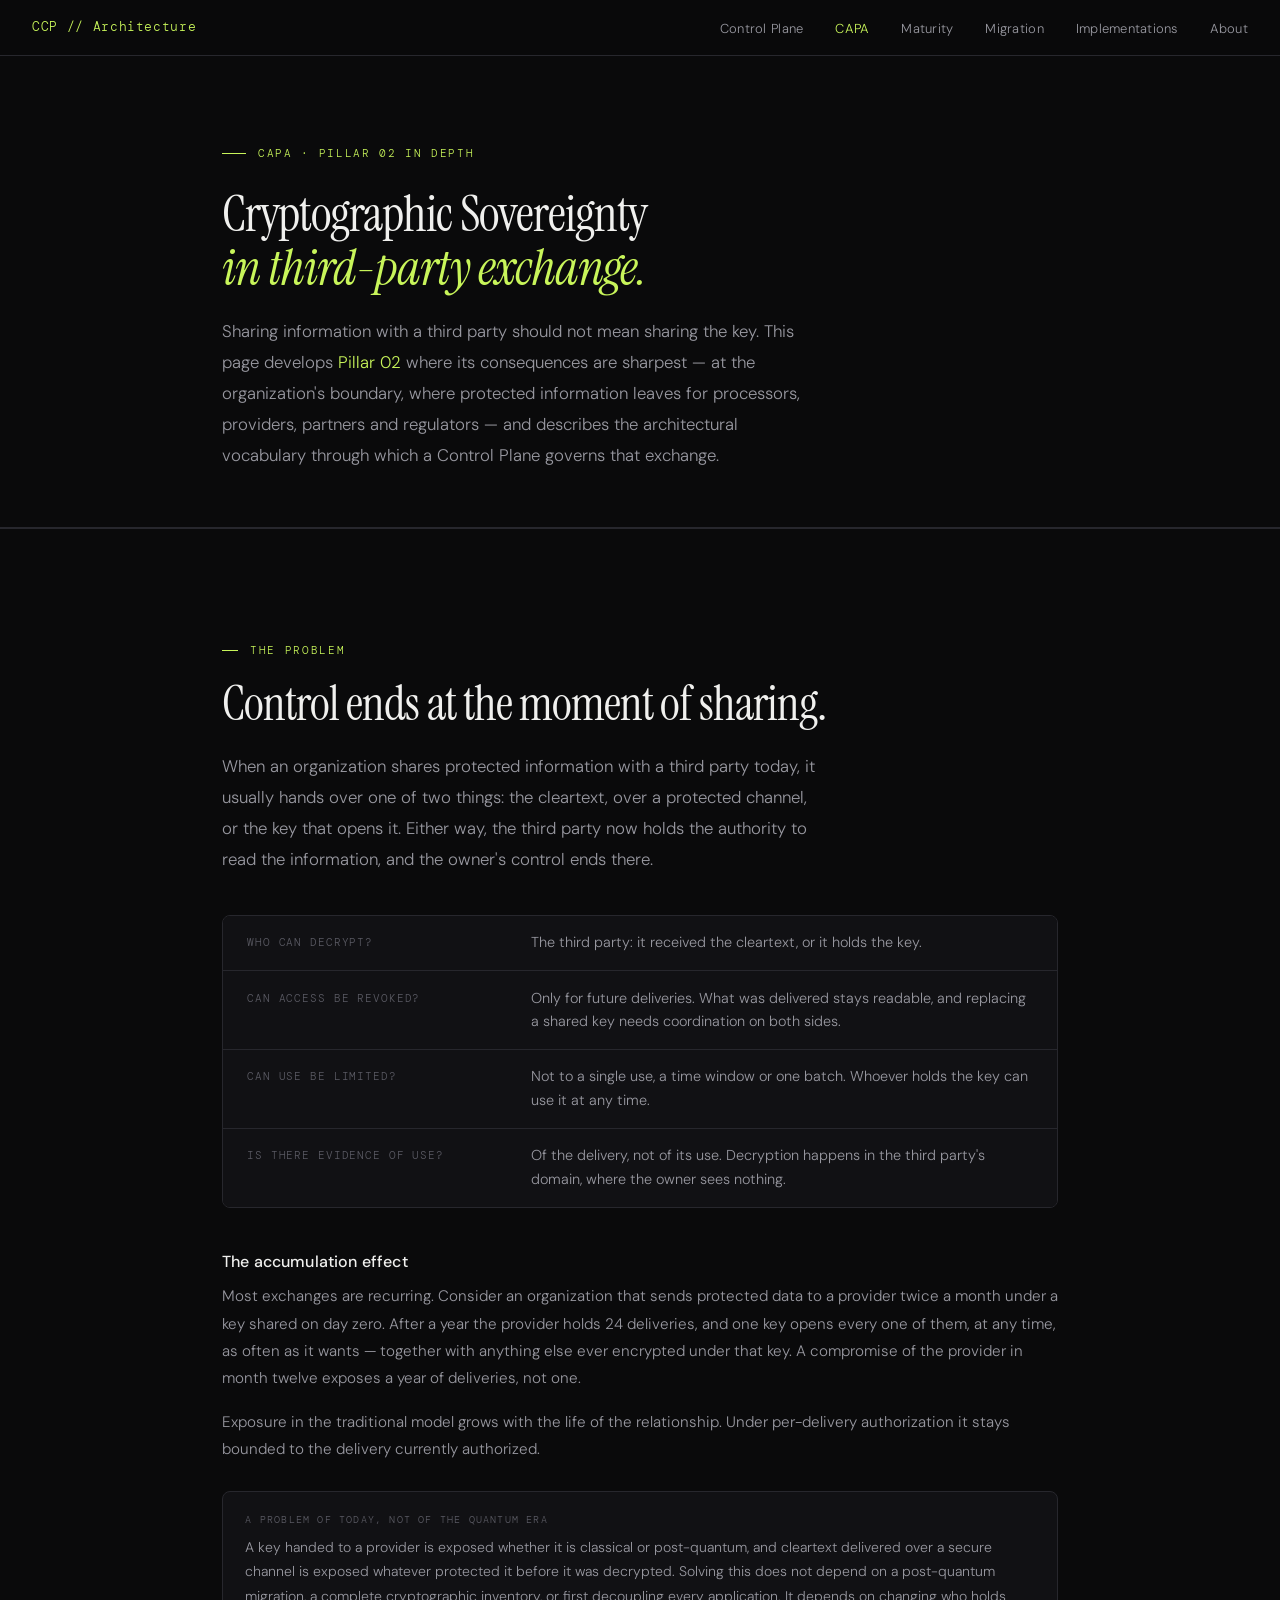
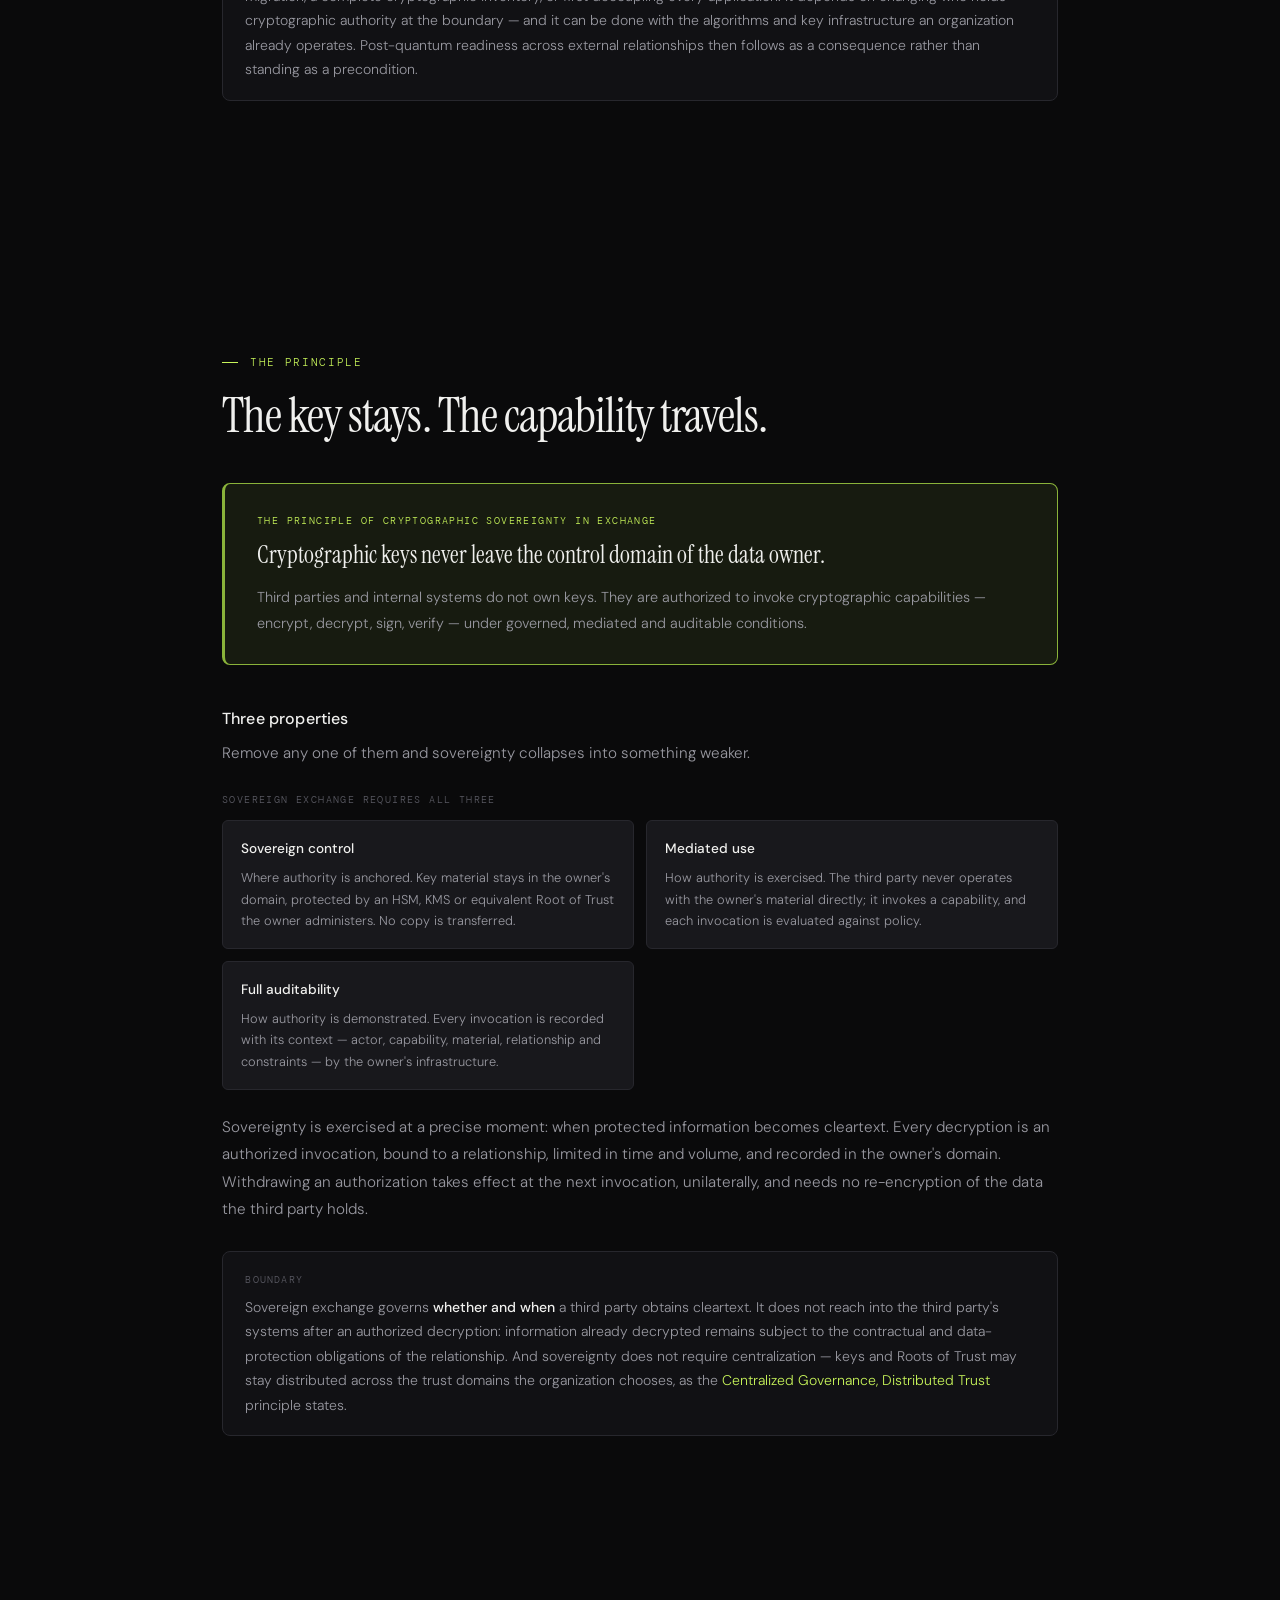
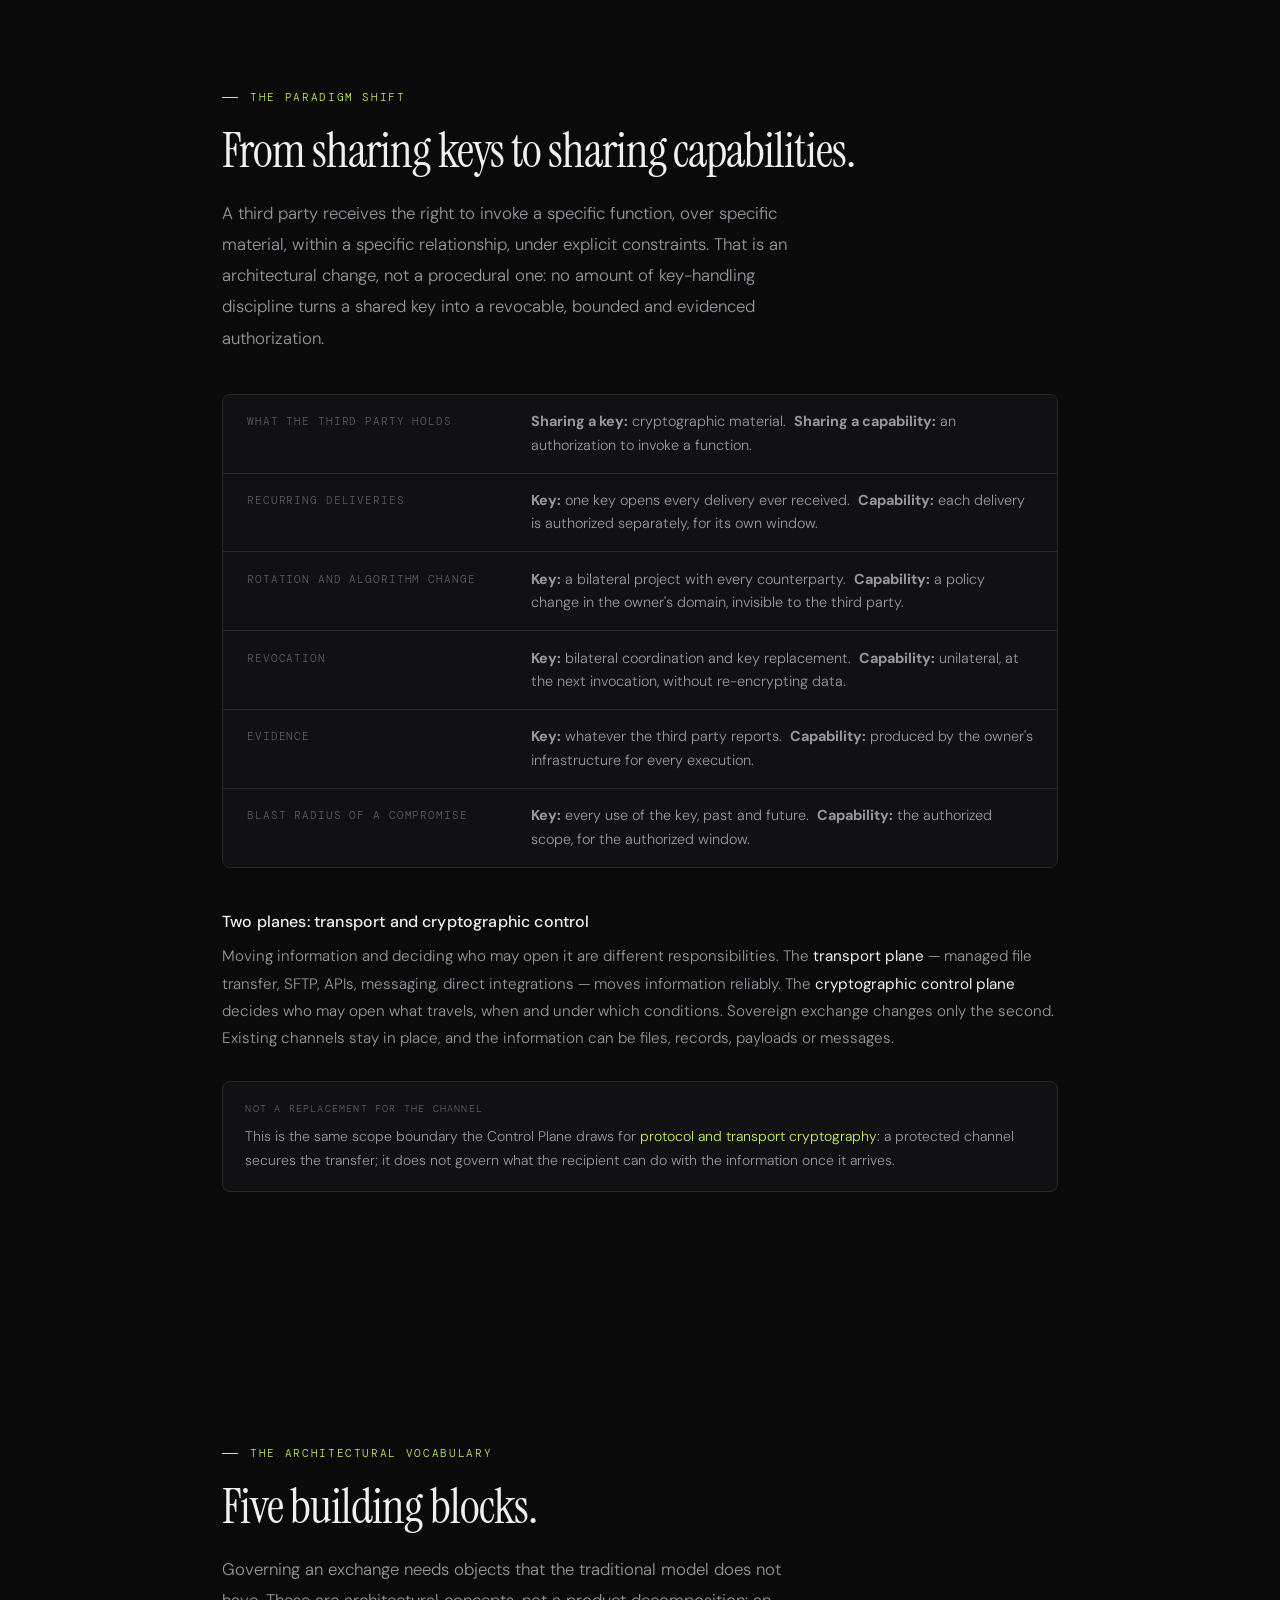
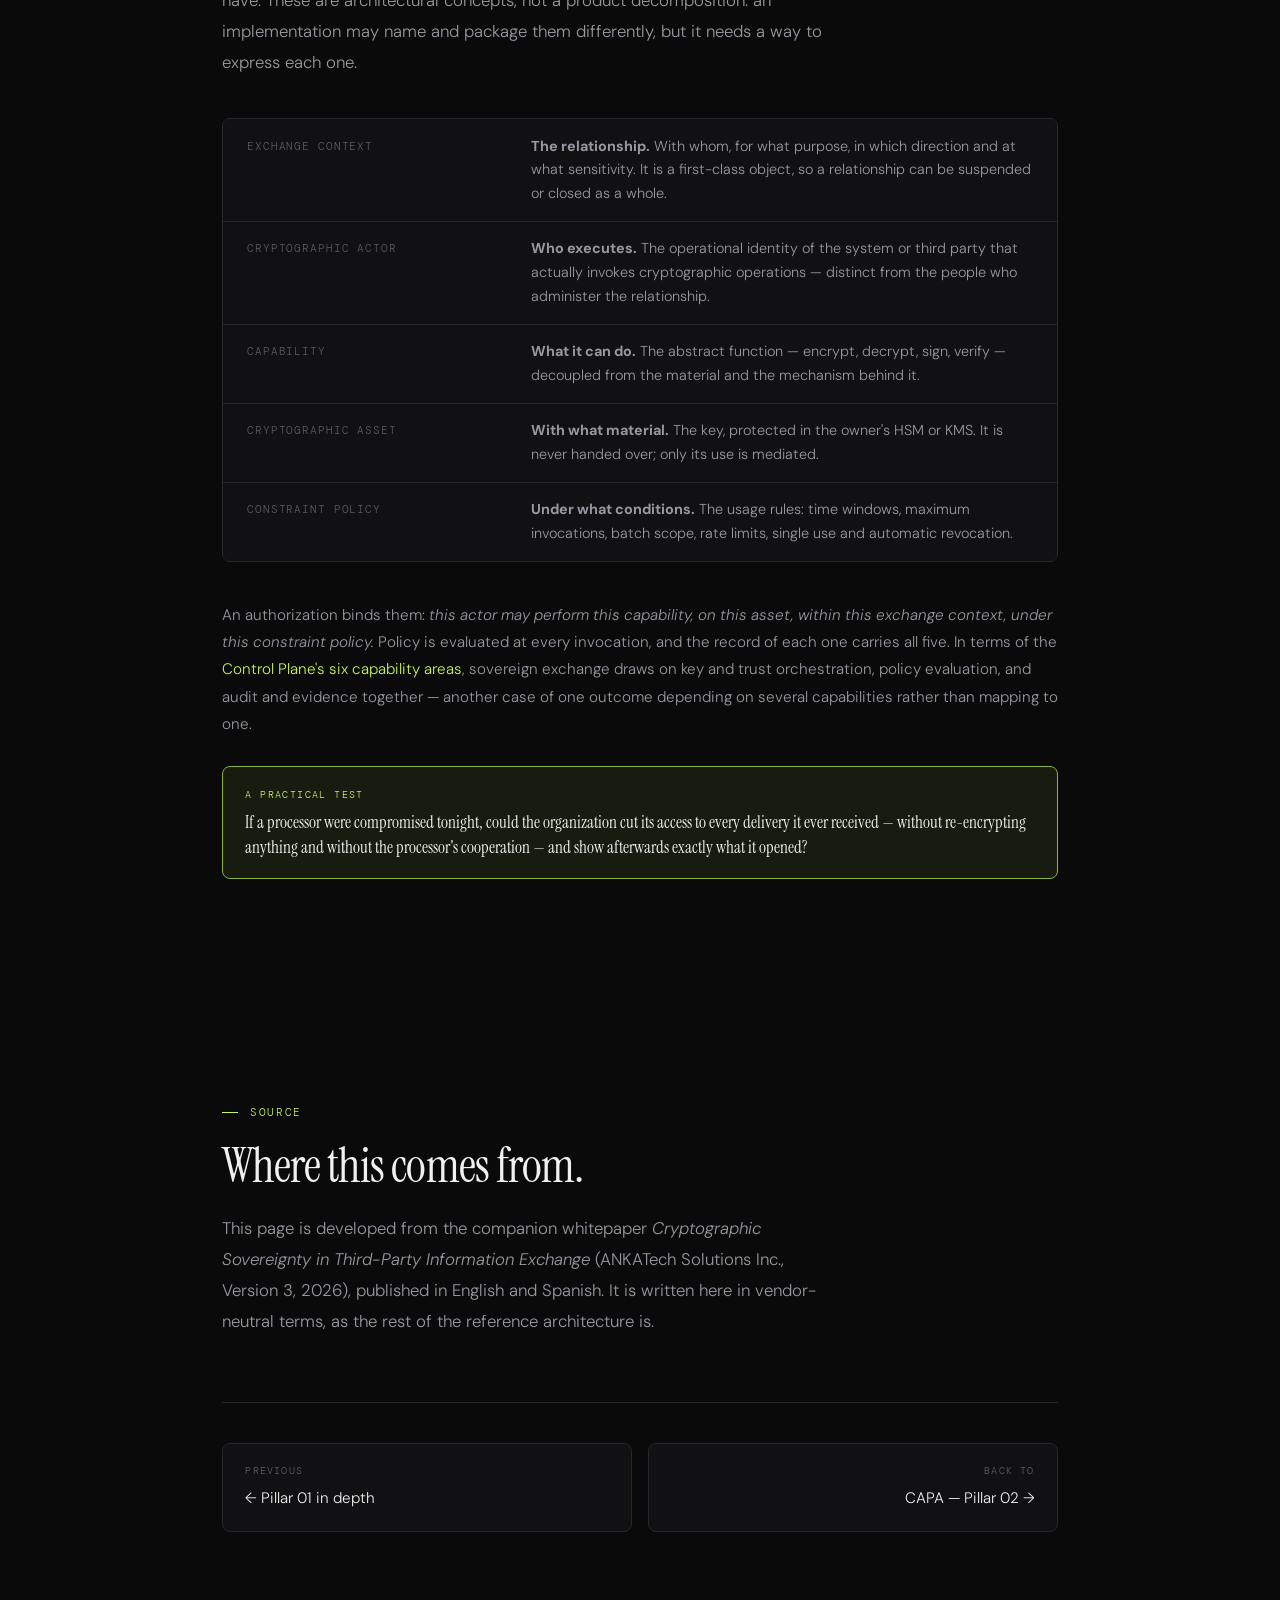
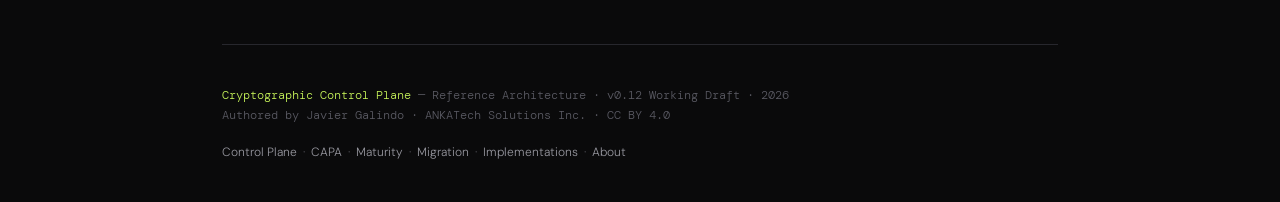
<file: capa/cryptographic-sovereignty/index.html>
<!DOCTYPE html>
<html lang="en">
<head>
<meta charset="UTF-8">
<meta name="viewport" content="width=device-width, initial-scale=1.0">
<title>Cryptographic Sovereignty in depth — third-party exchange · CAPA Pillar 02</title>
<meta name="description" content="Sharing information with third parties without sharing the key: the principle of cryptographic sovereignty, its three properties, the shift from sharing keys to sharing capabilities, the transport and control planes, and the five building blocks of sovereign exchange.">
<link rel="preconnect" href="https://fonts.googleapis.com">
<link rel="preconnect" href="https://fonts.gstatic.com" crossorigin>
<link href="https://fonts.googleapis.com/css2?family=DM+Mono:ital,wght@0,400;0,500;1,400&family=Instrument+Serif:ital@0;1&family=DM+Sans:ital,opsz,wght@0,9..40,300;0,9..40,400;0,9..40,500;1,9..40,300&display=swap" rel="stylesheet">
<link rel="stylesheet" href="/assets/ccp.css">
</head>
<body>

<!-- NAV -->
<nav>
  <a href="/" class="nav-logo">CCP // Architecture</a>
  <ul class="nav-links">
    <li><a href="/control-plane/">Control Plane</a></li>
    <li><a href="/capa/" class="current">CAPA</a></li>
    <li><a href="/maturity/">Maturity</a></li>
    <li><a href="/migration/">Migration</a></li>
    <li><a href="/implementations/">Implementations</a></li>
    <li><a href="/about/">About</a></li>
  </ul>
</nav>

<section class="page-hero">
  <div class="container">
    <div class="page-kicker">CAPA · Pillar 02 in depth</div>
    <h1>Cryptographic Sovereignty<br><em>in third-party exchange.</em></h1>
    <p class="section-lead">Sharing information with a third party should not mean sharing the key. This page develops <a href="/capa/#sovereignty" style="color:var(--accent);text-decoration:none;">Pillar 02</a> where its consequences are sharpest — at the organization's boundary, where protected information leaves for processors, providers, partners and regulators — and describes the architectural vocabulary through which a Control Plane governs that exchange.</p>
  </div>
</section>

<!-- THE PROBLEM -->
<section id="problem">
  <div class="container">
    <div class="section-eyebrow">The problem</div>
    <h2>Control ends at the moment of sharing.</h2>

    <p class="section-lead">When an organization shares protected information with a third party today, it usually hands over one of two things: the cleartext, over a protected channel, or the key that opens it. Either way, the third party now holds the authority to read the information, and the owner's control ends there.</p>

    <div class="state-table">
      <div class="state-row"><div class="state-k">Who can decrypt?</div><div class="state-v">The third party: it received the cleartext, or it holds the key.</div></div>
      <div class="state-row"><div class="state-k">Can access be revoked?</div><div class="state-v">Only for future deliveries. What was delivered stays readable, and replacing a shared key needs coordination on both sides.</div></div>
      <div class="state-row"><div class="state-k">Can use be limited?</div><div class="state-v">Not to a single use, a time window or one batch. Whoever holds the key can use it at any time.</div></div>
      <div class="state-row"><div class="state-k">Is there evidence of use?</div><div class="state-v">Of the delivery, not of its use. Decryption happens in the third party's domain, where the owner sees nothing.</div></div>
    </div>

    <h3 style="margin-top:2.5rem;">The accumulation effect</h3>
    <p style="color:var(--text-secondary); font-size:0.95rem; line-height:1.8; margin-bottom:1rem;">
      Most exchanges are recurring. Consider an organization that sends protected data to a provider twice a month under a key shared on day zero. After a year the provider holds 24 deliveries, and one key opens every one of them, at any time, as often as it wants — together with anything else ever encrypted under that key. A compromise of the provider in month twelve exposes a year of deliveries, not one.
    </p>
    <p style="color:var(--text-secondary); font-size:0.95rem; line-height:1.8;">
      Exposure in the traditional model grows with the life of the relationship. Under per-delivery authorization it stays bounded to the delivery currently authorized.
    </p>

    <div class="note">
      <span class="note-label">A problem of today, not of the quantum era</span>
      A key handed to a provider is exposed whether it is classical or post-quantum, and cleartext delivered over a secure channel is exposed whatever protected it before it was decrypted. Solving this does not depend on a post-quantum migration, a complete cryptographic inventory, or first decoupling every application. It depends on changing who holds cryptographic authority at the boundary — and it can be done with the algorithms and key infrastructure an organization already operates. Post-quantum readiness across external relationships then follows as a consequence rather than standing as a precondition.
    </div>
  </div>
</section>

<!-- THE PRINCIPLE -->
<section id="principle">
  <div class="container">
    <div class="section-eyebrow">The principle</div>
    <h2>The key stays. The capability travels.</h2>

    <div class="callout">
      <span class="callout-label">The principle of cryptographic sovereignty in exchange</span>
      <p>Cryptographic keys never leave the control domain of the data owner.</p>
      <p>Third parties and internal systems do not own keys. They are authorized to invoke cryptographic capabilities — encrypt, decrypt, sign, verify — under governed, mediated and auditable conditions.</p>
    </div>

    <h3 style="margin-top:2.5rem;">Three properties</h3>
    <p style="color:var(--text-secondary); font-size:0.95rem; line-height:1.8; margin-bottom:1rem;">Remove any one of them and sovereignty collapses into something weaker.</p>
    <div class="pillar-means">
      <div class="means-label">Sovereign exchange requires all three</div>
      <div class="mean"><h4>Sovereign control</h4><p>Where authority is anchored. Key material stays in the owner's domain, protected by an HSM, KMS or equivalent Root of Trust the owner administers. No copy is transferred.</p></div>
      <div class="mean"><h4>Mediated use</h4><p>How authority is exercised. The third party never operates with the owner's material directly; it invokes a capability, and each invocation is evaluated against policy.</p></div>
      <div class="mean"><h4>Full auditability</h4><p>How authority is demonstrated. Every invocation is recorded with its context — actor, capability, material, relationship and constraints — by the owner's infrastructure.</p></div>
    </div>

    <p style="color:var(--text-secondary); font-size:0.95rem; line-height:1.8; margin-top:1.5rem;">
      Sovereignty is exercised at a precise moment: when protected information becomes cleartext. Every decryption is an authorized invocation, bound to a relationship, limited in time and volume, and recorded in the owner's domain. Withdrawing an authorization takes effect at the next invocation, unilaterally, and needs no re-encryption of the data the third party holds.
    </p>

    <div class="note">
      <span class="note-label">Boundary</span>
      Sovereign exchange governs <strong>whether and when</strong> a third party obtains cleartext. It does not reach into the third party's systems after an authorized decryption: information already decrypted remains subject to the contractual and data-protection obligations of the relationship. And sovereignty does not require centralization — keys and Roots of Trust may stay distributed across the trust domains the organization chooses, as the <a href="/control-plane/#distributed-trust" style="color:var(--accent);text-decoration:none;">Centralized Governance, Distributed Trust</a> principle states.
    </div>
  </div>
</section>

<!-- THE PARADIGM SHIFT -->
<section id="paradigm">
  <div class="container">
    <div class="section-eyebrow">The paradigm shift</div>
    <h2>From sharing keys to sharing capabilities.</h2>

    <p class="section-lead">A third party receives the right to invoke a specific function, over specific material, within a specific relationship, under explicit constraints. That is an architectural change, not a procedural one: no amount of key-handling discipline turns a shared key into a revocable, bounded and evidenced authorization.</p>

    <div class="state-table">
      <div class="state-row"><div class="state-k">What the third party holds</div><div class="state-v"><strong>Sharing a key:</strong> cryptographic material. &nbsp;<strong>Sharing a capability:</strong> an authorization to invoke a function.</div></div>
      <div class="state-row"><div class="state-k">Recurring deliveries</div><div class="state-v"><strong>Key:</strong> one key opens every delivery ever received. &nbsp;<strong>Capability:</strong> each delivery is authorized separately, for its own window.</div></div>
      <div class="state-row"><div class="state-k">Rotation and algorithm change</div><div class="state-v"><strong>Key:</strong> a bilateral project with every counterparty. &nbsp;<strong>Capability:</strong> a policy change in the owner's domain, invisible to the third party.</div></div>
      <div class="state-row"><div class="state-k">Revocation</div><div class="state-v"><strong>Key:</strong> bilateral coordination and key replacement. &nbsp;<strong>Capability:</strong> unilateral, at the next invocation, without re-encrypting data.</div></div>
      <div class="state-row"><div class="state-k">Evidence</div><div class="state-v"><strong>Key:</strong> whatever the third party reports. &nbsp;<strong>Capability:</strong> produced by the owner's infrastructure for every execution.</div></div>
      <div class="state-row"><div class="state-k">Blast radius of a compromise</div><div class="state-v"><strong>Key:</strong> every use of the key, past and future. &nbsp;<strong>Capability:</strong> the authorized scope, for the authorized window.</div></div>
    </div>

    <h3 style="margin-top:2.5rem;">Two planes: transport and cryptographic control</h3>
    <p style="color:var(--text-secondary); font-size:0.95rem; line-height:1.8; margin-bottom:1rem;">
      Moving information and deciding who may open it are different responsibilities. The <strong style="color:var(--text-primary);font-weight:400;">transport plane</strong> — managed file transfer, SFTP, APIs, messaging, direct integrations — moves information reliably. The <strong style="color:var(--text-primary);font-weight:400;">cryptographic control plane</strong> decides who may open what travels, when and under which conditions. Sovereign exchange changes only the second. Existing channels stay in place, and the information can be files, records, payloads or messages.
    </p>

    <div class="note">
      <span class="note-label">Not a replacement for the channel</span>
      This is the same scope boundary the Control Plane draws for <a href="/control-plane/#boundary" style="color:var(--accent);text-decoration:none;">protocol and transport cryptography</a>: a protected channel secures the transfer; it does not govern what the recipient can do with the information once it arrives.
    </div>
  </div>
</section>

<!-- BUILDING BLOCKS -->
<section id="building-blocks">
  <div class="container">
    <div class="section-eyebrow">The architectural vocabulary</div>
    <h2>Five building blocks.</h2>

    <p class="section-lead">Governing an exchange needs objects that the traditional model does not have. These are architectural concepts, not a product decomposition: an implementation may name and package them differently, but it needs a way to express each one.</p>

    <div class="state-table">
      <div class="state-row"><div class="state-k">Exchange Context</div><div class="state-v"><strong>The relationship.</strong> With whom, for what purpose, in which direction and at what sensitivity. It is a first-class object, so a relationship can be suspended or closed as a whole.</div></div>
      <div class="state-row"><div class="state-k">Cryptographic Actor</div><div class="state-v"><strong>Who executes.</strong> The operational identity of the system or third party that actually invokes cryptographic operations — distinct from the people who administer the relationship.</div></div>
      <div class="state-row"><div class="state-k">Capability</div><div class="state-v"><strong>What it can do.</strong> The abstract function — encrypt, decrypt, sign, verify — decoupled from the material and the mechanism behind it.</div></div>
      <div class="state-row"><div class="state-k">Cryptographic Asset</div><div class="state-v"><strong>With what material.</strong> The key, protected in the owner's HSM or KMS. It is never handed over; only its use is mediated.</div></div>
      <div class="state-row"><div class="state-k">Constraint Policy</div><div class="state-v"><strong>Under what conditions.</strong> The usage rules: time windows, maximum invocations, batch scope, rate limits, single use and automatic revocation.</div></div>
    </div>

    <p style="color:var(--text-secondary); font-size:0.95rem; line-height:1.8; margin-top:1.5rem;">
      An authorization binds them: <em>this actor may perform this capability, on this asset, within this exchange context, under this constraint policy.</em> Policy is evaluated at every invocation, and the record of each one carries all five. In terms of the <a href="/control-plane/#definition" style="color:var(--accent);text-decoration:none;">Control Plane's six capability areas</a>, sovereign exchange draws on key and trust orchestration, policy evaluation, and audit and evidence together — another case of one outcome depending on several capabilities rather than mapping to one.
    </p>

    <div class="practical-test">
      <span class="practical-test-label">A practical test</span>
      <p>If a processor were compromised tonight, could the organization cut its access to every delivery it ever received — without re-encrypting anything and without the processor's cooperation — and show afterwards exactly what it opened?</p>
    </div>
  </div>
</section>

<!-- SOURCE -->
<section id="sources">
  <div class="container">
    <div class="section-eyebrow">Source</div>
    <h2>Where this comes from.</h2>
    <p class="section-lead">This page is developed from the companion whitepaper <em>Cryptographic Sovereignty in Third-Party Information Exchange</em> (ANKATech Solutions Inc., Version 3, 2026), published in English and Spanish. It is written here in vendor-neutral terms, as the rest of the reference architecture is.</p>

    <div class="page-nav">
      <a href="/capa/crypto-agility/">
        <span class="dir">Previous</span>
        <span class="label">← Pillar 01 in depth</span>
      </a>
      <a href="/capa/#sovereignty" class="next">
        <span class="dir">Back to</span>
        <span class="label">CAPA — Pillar 02 →</span>
      </a>
    </div>
  </div>
</section>

<!-- FOOTER -->
<div class="container">
  <footer>
    <div class="footer-left">
      <span>Cryptographic Control Plane</span> — Reference Architecture · v0.12 Working Draft · 2026<br>
      Authored by Javier Galindo · ANKATech Solutions Inc. · CC BY 4.0
    </div>
    <div class="footer-right">
      <a href="/control-plane/">Control Plane</a> &nbsp;·&nbsp;
      <a href="/capa/">CAPA</a> &nbsp;·&nbsp;
      <a href="/maturity/">Maturity</a> &nbsp;·&nbsp;
      <a href="/migration/">Migration</a> &nbsp;·&nbsp;
      <a href="/implementations/">Implementations</a> &nbsp;·&nbsp;
      <a href="/about/">About</a>
    </div>
  </footer>
</div>

</body>
</html>
</file>
<file: assets/ccp.css>
:root {
    --bg: #0a0a0b;
    --bg-surface: #111114;
    --bg-raised: #18181c;
    --bg-border: #27272d;
    --bg-border-light: #1e1e24;
    --text-primary: #f0f0ee;
    --text-secondary: #9898a0;
    --text-tertiary: #5a5a63;
    --accent: #c8f55a;
    --accent-dim: #8ab33a;
    --accent-bg: rgba(200,245,90,0.07);
    --red: #ff5f5f;
    --blue: #4a9eff;
    --font-serif: 'Instrument Serif', Georgia, serif;
    --font-sans: 'DM Sans', system-ui, sans-serif;
    --font-mono: 'DM Mono', monospace;
  }

  *, *::before, *::after { box-sizing: border-box; margin: 0; padding: 0; }

  html { scroll-behavior: smooth; }

  body {
    background: var(--bg);
    color: var(--text-primary);
    font-family: var(--font-sans);
    font-size: 16px;
    line-height: 1.7;
    font-weight: 300;
    -webkit-font-smoothing: antialiased;
  }

  /* ── NAV ── */
  nav {
    position: fixed;
    top: 0; left: 0; right: 0;
    z-index: 100;
    background: rgba(10,10,11,0.92);
    backdrop-filter: blur(12px);
    border-bottom: 1px solid var(--bg-border);
    padding: 0 2rem;
    height: 56px;
    display: flex;
    align-items: center;
    justify-content: space-between;
  }

  .nav-logo {
    font-family: var(--font-mono);
    font-size: 13px;
    color: var(--accent);
    text-decoration: none;
    letter-spacing: 0.05em;
  }

  .nav-links {
    display: flex;
    gap: 2rem;
    list-style: none;
  }

  .nav-links a {
    font-size: 13px;
    color: var(--text-secondary);
    text-decoration: none;
    letter-spacing: 0.02em;
    transition: color 0.2s;
  }

  .nav-links a:hover { color: var(--text-primary); }

  .nav-cta {
    font-family: var(--font-mono);
    font-size: 12px;
    color: var(--accent) !important;
    border: 1px solid var(--accent-dim);
    padding: 6px 16px;
    border-radius: 4px;
    transition: background 0.2s !important;
  }

  .nav-cta:hover { background: var(--accent-bg) !important; }

  /* ── LAYOUT ── */
  .container {
    max-width: 900px;
    margin: 0 auto;
    padding: 0 2rem;
  }

  .container-wide {
    max-width: 1100px;
    margin: 0 auto;
    padding: 0 2rem;
  }

  section { padding: 7rem 0; }

  /* ── HERO ── */
  #hero {
    padding: 10rem 0 7rem;
    position: relative;
    overflow: hidden;
  }

  .hero-grid {
    position: absolute;
    inset: 0;
    background-image:
      linear-gradient(var(--bg-border-light) 1px, transparent 1px),
      linear-gradient(90deg, var(--bg-border-light) 1px, transparent 1px);
    background-size: 60px 60px;
    opacity: 0.4;
    mask-image: radial-gradient(ellipse 80% 60% at 50% 0%, black 20%, transparent 100%);
  }

  .hero-tag {
    font-family: var(--font-mono);
    font-size: 11px;
    letter-spacing: 0.15em;
    color: var(--accent);
    text-transform: uppercase;
    margin-bottom: 2rem;
    display: flex;
    align-items: center;
    gap: 0.75rem;
  }

  .hero-tag::before {
    content: '';
    display: inline-block;
    width: 24px;
    height: 1px;
    background: var(--accent);
  }

  h1 {
    font-family: var(--font-serif);
    font-size: clamp(2.8rem, 6vw, 5rem);
    font-weight: 400;
    line-height: 1.1;
    letter-spacing: -0.02em;
    color: var(--text-primary);
    margin-bottom: 1.5rem;
  }

  h1 em {
    font-style: italic;
    color: var(--accent);
  }

  .hero-sub {
    font-size: 1.1rem;
    color: var(--text-secondary);
    max-width: 580px;
    margin-bottom: 3rem;
    line-height: 1.8;
    font-weight: 300;
  }

  .hero-actions {
    display: flex;
    gap: 1rem;
    flex-wrap: wrap;
  }

  .btn-primary {
    display: inline-flex;
    align-items: center;
    gap: 8px;
    font-family: var(--font-mono);
    font-size: 13px;
    color: #0a0a0b;
    background: var(--accent);
    padding: 12px 24px;
    border-radius: 4px;
    text-decoration: none;
    letter-spacing: 0.03em;
    transition: opacity 0.2s;
  }

  .btn-primary:hover { opacity: 0.88; }

  .btn-secondary {
    display: inline-flex;
    align-items: center;
    gap: 8px;
    font-family: var(--font-mono);
    font-size: 13px;
    color: var(--text-secondary);
    border: 1px solid var(--bg-border);
    padding: 12px 24px;
    border-radius: 4px;
    text-decoration: none;
    letter-spacing: 0.03em;
    transition: all 0.2s;
  }

  .btn-secondary:hover {
    color: var(--text-primary);
    border-color: var(--text-tertiary);
  }

  .hero-meta {
    margin-top: 4rem;
    padding-top: 2rem;
    border-top: 1px solid var(--bg-border);
    display: flex;
    gap: 3rem;
    flex-wrap: wrap;
  }

  .hero-stat {
    display: flex;
    flex-direction: column;
    gap: 4px;
  }

  .hero-stat-num {
    font-family: var(--font-serif);
    font-size: 1.8rem;
    color: var(--text-primary);
    line-height: 1;
  }

  .hero-stat-label {
    font-size: 12px;
    color: var(--text-tertiary);
    letter-spacing: 0.05em;
    text-transform: uppercase;
    font-family: var(--font-mono);
  }

  /* ── SECTION HEADERS ── */
  .section-eyebrow {
    font-family: var(--font-mono);
    font-size: 11px;
    letter-spacing: 0.15em;
    color: var(--accent);
    text-transform: uppercase;
    margin-bottom: 1rem;
    display: flex;
    align-items: center;
    gap: 0.75rem;
  }

  .section-eyebrow::before {
    content: '';
    display: inline-block;
    width: 16px;
    height: 1px;
    background: var(--accent);
  }

  h2 {
    font-family: var(--font-serif);
    font-size: clamp(2rem, 4vw, 3rem);
    font-weight: 400;
    line-height: 1.15;
    letter-spacing: -0.02em;
    margin-bottom: 1.25rem;
  }

  h3 {
    font-family: var(--font-sans);
    font-size: 1rem;
    font-weight: 500;
    color: var(--text-primary);
    letter-spacing: 0.01em;
    margin-bottom: 0.5rem;
  }

  .section-lead {
    font-size: 1.05rem;
    color: var(--text-secondary);
    max-width: 600px;
    line-height: 1.85;
  }

  /* ── PROBLEM SECTION ── */
  #problem { border-top: 1px solid var(--bg-border); }

  .problem-quote {
    margin: 3rem 0;
    padding: 2rem 2.5rem;
    border-left: 2px solid var(--accent);
    background: var(--accent-bg);
    border-radius: 0 8px 8px 0;
  }

  .problem-quote p {
    font-family: var(--font-serif);
    font-size: 1.4rem;
    font-style: italic;
    line-height: 1.5;
    color: var(--text-primary);
  }

  .analogy-grid {
    display: grid;
    grid-template-columns: repeat(auto-fit, minmax(200px, 1fr));
    gap: 1px;
    background: var(--bg-border);
    border: 1px solid var(--bg-border);
    border-radius: 8px;
    overflow: hidden;
    margin-top: 3rem;
  }

  .analogy-item {
    background: var(--bg-surface);
    padding: 1.75rem;
    position: relative;
  }

  .analogy-era {
    font-family: var(--font-mono);
    font-size: 10px;
    color: var(--text-tertiary);
    letter-spacing: 0.1em;
    text-transform: uppercase;
    margin-bottom: 0.5rem;
  }

  .analogy-item h3 { font-size: 0.9rem; margin-bottom: 0.35rem; }

  .analogy-before {
    font-size: 12px;
    color: var(--text-tertiary);
    text-decoration: line-through;
    margin-bottom: 4px;
  }

  .analogy-after {
    font-size: 12px;
    color: var(--accent-dim);
  }

  .analogy-item.highlight {
    background: var(--bg-raised);
  }

  .analogy-item.highlight::before {
    content: 'now';
    position: absolute;
    top: 1rem;
    right: 1rem;
    font-family: var(--font-mono);
    font-size: 10px;
    color: var(--accent);
    letter-spacing: 0.1em;
    text-transform: uppercase;
    border: 1px solid var(--accent-dim);
    padding: 2px 8px;
    border-radius: 3px;
  }

  /* ── DEFINITION ── */
  #definition { border-top: 1px solid var(--bg-border); }

  .definition-box {
    margin: 3rem 0;
    padding: 3rem;
    border: 1px solid var(--bg-border);
    border-radius: 8px;
    background: var(--bg-surface);
    position: relative;
  }

  .definition-box::before {
    content: 'Definition';
    position: absolute;
    top: -1px;
    left: 2rem;
    font-family: var(--font-mono);
    font-size: 10px;
    letter-spacing: 0.1em;
    text-transform: uppercase;
    color: var(--accent);
    background: var(--bg-surface);
    padding: 0 0.75rem;
    transform: translateY(-50%);
    border: 1px solid var(--bg-border);
    border-radius: 3px;
  }

  .definition-box p {
    font-family: var(--font-serif);
    font-size: 1.25rem;
    line-height: 1.65;
    color: var(--text-primary);
  }

  .split-row {
    display: grid;
    grid-template-columns: 1fr 1fr;
    gap: 1px;
    background: var(--bg-border);
    border: 1px solid var(--bg-border);
    border-radius: 8px;
    overflow: hidden;
    margin-top: 2rem;
  }

  .split-cell {
    background: var(--bg-surface);
    padding: 2rem;
  }

  .split-cell-label {
    font-family: var(--font-mono);
    font-size: 10px;
    letter-spacing: 0.12em;
    text-transform: uppercase;
    color: var(--text-tertiary);
    margin-bottom: 0.75rem;
  }

  .split-cell p {
    font-size: 0.95rem;
    color: var(--text-secondary);
    line-height: 1.7;
  }

  .split-cell strong {
    color: var(--text-primary);
    font-weight: 500;
  }

  /* ── CAPA PILLARS ── */
  #capa { border-top: 1px solid var(--bg-border); }

  .pillars-grid {
    display: grid;
    grid-template-columns: repeat(auto-fit, minmax(260px, 1fr));
    gap: 1px;
    background: var(--bg-border);
    border: 1px solid var(--bg-border);
    border-radius: 8px;
    overflow: hidden;
    margin-top: 3rem;
  }

  .pillar {
    background: var(--bg-surface);
    padding: 2rem;
    transition: background 0.2s;
  }

  .pillar:hover { background: var(--bg-raised); }

  .pillar-num {
    font-family: var(--font-mono);
    font-size: 11px;
    color: var(--accent);
    margin-bottom: 1rem;
    display: block;
  }

  .pillar h3 {
    font-size: 1rem;
    margin-bottom: 0.75rem;
    font-weight: 500;
  }

  .pillar p {
    font-size: 0.9rem;
    color: var(--text-secondary);
    line-height: 1.7;
  }

  /* ── MATURITY MODEL ── */
  #maturity { border-top: 1px solid var(--bg-border); }

  .maturity-track {
    margin-top: 3rem;
    position: relative;
  }

  .maturity-line {
    position: absolute;
    left: 32px;
    top: 0;
    bottom: 0;
    width: 1px;
    background: var(--bg-border);
  }

  .maturity-item {
    display: grid;
    grid-template-columns: 64px 1fr;
    gap: 1.5rem;
    margin-bottom: 1px;
    background: var(--bg-surface);
    border: 1px solid var(--bg-border);
    border-radius: 0;
    overflow: hidden;
    transition: background 0.2s;
  }

  .maturity-item:first-child { border-radius: 8px 8px 0 0; }
  .maturity-item:last-child { border-radius: 0 0 8px 8px; }
  .maturity-item + .maturity-item { border-top: none; }
  .maturity-item:hover { background: var(--bg-raised); }

  .maturity-level {
    background: var(--bg-raised);
    border-right: 1px solid var(--bg-border);
    display: flex;
    align-items: center;
    justify-content: center;
    flex-direction: column;
    gap: 2px;
    padding: 1.5rem 0;
  }

  .maturity-l-num {
    font-family: var(--font-mono);
    font-size: 18px;
    color: var(--text-tertiary);
    font-weight: 500;
  }

  .maturity-item.active .maturity-l-num { color: var(--accent); }

  .maturity-l-tag {
    font-family: var(--font-mono);
    font-size: 9px;
    color: var(--text-tertiary);
    letter-spacing: 0.08em;
    text-transform: uppercase;
  }

  .maturity-item.active .maturity-l-tag { color: var(--accent-dim); }

  .maturity-content {
    padding: 1.5rem;
  }

  .maturity-content h3 {
    font-size: 0.95rem;
    margin-bottom: 0.4rem;
  }

  .maturity-content p {
    font-size: 0.875rem;
    color: var(--text-secondary);
    line-height: 1.65;
  }

  .maturity-pqc {
    display: inline-block;
    margin-top: 0.5rem;
    font-family: var(--font-mono);
    font-size: 10px;
    color: var(--text-tertiary);
    letter-spacing: 0.05em;
  }

  .maturity-item.active .maturity-pqc { color: var(--accent-dim); }

  /* ── CAPABILITIES ── */
  #capabilities { border-top: 1px solid var(--bg-border); }

  .capabilities-grid {
    display: grid;
    grid-template-columns: 1fr 1fr;
    gap: 1px;
    background: var(--bg-border);
    border: 1px solid var(--bg-border);
    border-radius: 8px;
    overflow: hidden;
    margin-top: 3rem;
  }

  .capability-card {
    background: var(--bg-surface);
    padding: 2.5rem;
    transition: background 0.2s;
  }

  .capability-card:hover { background: var(--bg-raised); }

  .capability-before {
    background: var(--bg-raised);
    border: 1px solid var(--bg-border);
    border-radius: 6px;
    padding: 1rem 1.25rem;
    margin-bottom: 1rem;
  }

  .capability-before-label {
    font-family: var(--font-mono);
    font-size: 10px;
    color: var(--red);
    letter-spacing: 0.1em;
    text-transform: uppercase;
    margin-bottom: 0.5rem;
    opacity: 0.8;
  }

  .capability-before p {
    font-size: 0.85rem;
    color: var(--text-tertiary);
    line-height: 1.6;
  }

  .capability-after {
    background: var(--accent-bg);
    border: 1px solid rgba(200,245,90,0.15);
    border-radius: 6px;
    padding: 1rem 1.25rem;
  }

  .capability-after-label {
    font-family: var(--font-mono);
    font-size: 10px;
    color: var(--accent);
    letter-spacing: 0.1em;
    text-transform: uppercase;
    margin-bottom: 0.5rem;
  }

  .capability-after p {
    font-size: 0.85rem;
    color: var(--text-secondary);
    line-height: 1.6;
  }

  .capability-card > h3 {
    font-size: 1rem;
    font-weight: 500;
    margin-bottom: 1.25rem;
    color: var(--text-primary);
  }

  /* ── THREAT MODEL ── */
  #threat { border-top: 1px solid var(--bg-border); }

  .threat-grid {
    display: grid;
    grid-template-columns: 1fr 1fr;
    gap: 2rem;
    margin-top: 3rem;
  }

  .threat-card {
    padding: 2rem;
    border: 1px solid var(--bg-border);
    border-radius: 8px;
    background: var(--bg-surface);
  }

  .threat-card h3 {
    font-size: 1rem;
    margin-bottom: 0.75rem;
    color: var(--text-primary);
  }

  .threat-card p {
    font-size: 0.9rem;
    color: var(--text-secondary);
    line-height: 1.7;
  }

  .threat-card.urgent {
    border-color: rgba(255,95,95,0.3);
    background: rgba(255,95,95,0.04);
  }

  .threat-card.urgent h3 { color: var(--red); }

  /* ── ARCHITECTURE ── */
  #architecture { border-top: 1px solid var(--bg-border); }

  .arch-stack {
    margin-top: 3rem;
    border: 1px solid var(--bg-border);
    border-radius: 8px;
    overflow: hidden;
  }

  .arch-layer {
    padding: 1.5rem 2rem;
    border-bottom: 1px solid var(--bg-border);
    display: grid;
    grid-template-columns: 200px 1fr;
    gap: 2rem;
    align-items: start;
  }

  .arch-layer:last-child { border-bottom: none; }

  .arch-layer-label {
    font-family: var(--font-mono);
    font-size: 11px;
    color: var(--text-tertiary);
    letter-spacing: 0.08em;
    text-transform: uppercase;
    padding-top: 2px;
  }

  .arch-layer.control { background: var(--bg-raised); }
  .arch-layer.control .arch-layer-label { color: var(--accent); }

  .arch-layer-desc {
    font-size: 0.9rem;
    color: var(--text-secondary);
    line-height: 1.7;
  }

  .arch-layer-desc strong {
    color: var(--text-primary);
    font-weight: 500;
  }

  .arch-note {
    margin-top: 1.5rem;
    padding: 1rem 1.5rem;
    border: 1px solid var(--bg-border);
    border-radius: 6px;
    font-size: 0.875rem;
    color: var(--text-tertiary);
    font-family: var(--font-mono);
    background: var(--bg-surface);
  }

  /* ── IMPLEMENTATIONS ── */
  #implementations { border-top: 1px solid var(--bg-border); }

  .impl-grid {
    display: grid;
    grid-template-columns: repeat(auto-fit, minmax(280px, 1fr));
    gap: 1.5rem;
    margin-top: 3rem;
  }

  .impl-card {
    padding: 2rem;
    border: 1px solid var(--bg-border);
    border-radius: 8px;
    background: var(--bg-surface);
  }

  .impl-card.reference {
    border-color: var(--accent-dim);
    background: var(--accent-bg);
  }

  .impl-tag {
    font-family: var(--font-mono);
    font-size: 10px;
    letter-spacing: 0.1em;
    text-transform: uppercase;
    color: var(--text-tertiary);
    border: 1px solid var(--bg-border);
    padding: 3px 10px;
    border-radius: 3px;
    display: inline-block;
    margin-bottom: 1rem;
  }

  .impl-card.reference .impl-tag {
    color: var(--accent);
    border-color: var(--accent-dim);
  }

  .impl-card h3 { font-size: 1.1rem; margin-bottom: 0.5rem; }

  .impl-card p {
    font-size: 0.9rem;
    color: var(--text-secondary);
    line-height: 1.7;
  }

  .impl-link {
    display: inline-flex;
    align-items: center;
    gap: 6px;
    margin-top: 1rem;
    font-family: var(--font-mono);
    font-size: 12px;
    color: var(--accent);
    text-decoration: none;
  }

  .impl-link:hover { opacity: 0.8; }

  /* ── ABOUT / FOOTER ── */
  #about { border-top: 1px solid var(--bg-border); }

  .about-grid {
    display: grid;
    grid-template-columns: 1fr 1fr;
    gap: 4rem;
    margin-top: 3rem;
  }

  .about-grid p {
    font-size: 0.95rem;
    color: var(--text-secondary);
    line-height: 1.8;
    margin-bottom: 1rem;
  }

  .about-grid a {
    color: var(--accent);
    text-decoration: none;
  }

  footer {
    border-top: 1px solid var(--bg-border);
    padding: 2.5rem 0;
    display: flex;
    justify-content: space-between;
    align-items: center;
    flex-wrap: wrap;
    gap: 1rem;
  }

  .footer-left {
    font-family: var(--font-mono);
    font-size: 12px;
    color: var(--text-tertiary);
  }

  .footer-left span { color: var(--accent); }

  .footer-right {
    font-size: 12px;
    color: var(--text-tertiary);
  }

  .footer-right a {
    color: var(--text-secondary);
    text-decoration: none;
  }

  .footer-right a:hover { color: var(--text-primary); }

  /* ── VERSION BADGE ── */
  .version-badge {
    display: inline-flex;
    align-items: center;
    gap: 8px;
    font-family: var(--font-mono);
    font-size: 11px;
    color: var(--text-tertiary);
    border: 1px solid var(--bg-border);
    padding: 4px 12px;
    border-radius: 4px;
    background: var(--bg-surface);
    margin-bottom: 1.5rem;
  }

  .version-dot {
    width: 6px;
    height: 6px;
    border-radius: 50%;
    background: var(--accent);
    display: inline-block;
    animation: pulse 2s infinite;
  }

  @keyframes pulse {
    0%, 100% { opacity: 1; }
    50% { opacity: 0.4; }
  }

  /* ── OPEN QUESTIONS ── */
  #open-questions { border-top: 1px solid var(--bg-border); }

  .questions-list {
    margin-top: 2.5rem;
    border: 1px solid var(--bg-border);
    border-radius: 8px;
    overflow: hidden;
  }

  .question-item {
    padding: 1.5rem 2rem;
    border-bottom: 1px solid var(--bg-border);
    display: grid;
    grid-template-columns: 32px 1fr;
    gap: 1.5rem;
    align-items: start;
    background: var(--bg-surface);
    transition: background 0.2s;
  }

  .question-item:last-child { border-bottom: none; }
  .question-item:hover { background: var(--bg-raised); }

  .question-num {
    font-family: var(--font-mono);
    font-size: 12px;
    color: var(--text-tertiary);
    padding-top: 2px;
  }

  .question-item h3 { font-size: 0.95rem; margin-bottom: 0.35rem; }

  .question-item p {
    font-size: 0.875rem;
    color: var(--text-secondary);
    line-height: 1.65;
  }

  /* ── RESPONSIVE ── */
  @media (max-width: 680px) {
    nav { padding: 0 1.25rem; }
    .nav-links { display: none; }
    .container, .container-wide { padding: 0 1.25rem; }
    section { padding: 5rem 0; }
    #hero { padding: 7rem 0 5rem; }
    .capabilities-grid { grid-template-columns: 1fr; }
    .split-row { grid-template-columns: 1fr; }
    .threat-grid { grid-template-columns: 1fr; }
    .about-grid { grid-template-columns: 1fr; gap: 2rem; }
    .arch-layer { grid-template-columns: 1fr; gap: 0.5rem; }
    footer { flex-direction: column; align-items: flex-start; }
  }

  /* ── PAM ANALOGY ── */
  .pam-comparison {
    margin-top: 3rem;
    display: grid;
    grid-template-columns: 1fr 1fr;
    gap: 2rem;
  }

  .pam-half {
    border: 1px solid var(--bg-border);
    border-radius: 8px;
    overflow: hidden;
  }

  .pam-half.crypto { border-color: rgba(200,245,90,0.2); }

  .pam-header {
    padding: 0.75rem 1.25rem;
    background: var(--bg-raised);
    border-bottom: 1px solid var(--bg-border);
    display: flex;
    justify-content: space-between;
    align-items: center;
  }

  .pam-header-title {
    font-family: var(--font-mono);
    font-size: 11px;
    letter-spacing: 0.1em;
    text-transform: uppercase;
    color: var(--text-tertiary);
  }

  .pam-half.crypto .pam-header-title { color: var(--accent); }

  .pam-header-badge {
    font-family: var(--font-mono);
    font-size: 9px;
    letter-spacing: 0.08em;
    text-transform: uppercase;
    padding: 2px 8px;
    border-radius: 3px;
    border: 1px solid var(--bg-border);
    color: var(--text-tertiary);
  }

  .pam-half.crypto .pam-header-badge {
    border-color: var(--accent-dim);
    color: var(--accent);
  }

  .pam-cols {
    display: grid;
    grid-template-columns: 1fr 1fr;
    gap: 1px;
    background: var(--bg-border);
  }

  .pam-col {
    background: var(--bg-surface);
    padding: 1.25rem;
  }

  .pam-col-label {
    font-family: var(--font-mono);
    font-size: 10px;
    letter-spacing: 0.1em;
    text-transform: uppercase;
    margin-bottom: 0.75rem;
  }

  .pam-col.before .pam-col-label { color: var(--red); opacity: 0.7; }
  .pam-col.after .pam-col-label { color: var(--accent); }

  .pam-flow-item {
    padding: 0.4rem 0.6rem;
    border-radius: 4px;
    font-size: 0.75rem;
    text-align: center;
    margin-bottom: 0.35rem;
    font-family: var(--font-mono);
  }

  .pam-flow-app {
    background: var(--bg-raised);
    border: 1px solid var(--bg-border);
    color: var(--text-secondary);
  }

  .pam-flow-problem {
    background: rgba(255,95,95,0.08);
    border: 1px solid rgba(255,95,95,0.2);
    color: var(--text-secondary);
  }

  .pam-flow-solution {
    background: var(--accent-bg);
    border: 1px solid rgba(200,245,90,0.15);
    color: var(--text-secondary);
  }

  .pam-flow-arrow {
    text-align: center;
    color: var(--text-tertiary);
    font-size: 0.7rem;
    margin-bottom: 0.35rem;
  }

  .pam-points { list-style: none; margin-top: 0.75rem; }

  .pam-points li {
    font-size: 0.72rem;
    line-height: 1.6;
    color: var(--text-tertiary);
  }

  .pam-points.warn li::before { content: '\26A0  '; color: var(--red); opacity: 0.6; }
  .pam-points.ok li::before { content: '\2713  '; color: var(--accent); }

  .pam-insight {
    margin-top: 2rem;
    padding: 1.25rem 1.5rem;
    border-left: 2px solid var(--accent);
    background: var(--accent-bg);
    border-radius: 0 6px 6px 0;
    font-family: var(--font-serif);
    font-size: 1.05rem;
    font-style: italic;
    color: var(--text-primary);
    line-height: 1.5;
  }

  /* ── EVOLUTION ── */
  #evolution { border-top: 1px solid var(--bg-border); }

  .evo-grid {
    display: grid;
    grid-template-columns: repeat(5, 1fr);
    gap: 1px;
    background: var(--bg-border);
    border: 1px solid var(--bg-border);
    border-radius: 8px;
    overflow: hidden;
    margin-top: 3rem;
  }

  .evo-stage {
    background: var(--bg-surface);
    padding: 1.5rem 1.25rem;
    display: flex;
    flex-direction: column;
  }

  .evo-stage.target { background: var(--bg-raised); }

  .evo-num {
    font-family: var(--font-serif);
    font-size: 2rem;
    line-height: 1;
    color: var(--text-tertiary);
    margin-bottom: 0.35rem;
  }

  .evo-stage.target .evo-num { color: var(--accent); }

  .evo-stage h3 { font-size: 0.82rem; margin-bottom: 0.35rem; font-weight: 500; }
  .evo-stage.target h3 { color: var(--accent); }

  .evo-era {
    font-family: var(--font-mono);
    font-size: 10px;
    color: var(--text-tertiary);
    letter-spacing: 0.05em;
    margin-bottom: 0.75rem;
  }

  .evo-stack {
    display: flex;
    flex-direction: column;
    gap: 2px;
    margin-bottom: 0.75rem;
  }

  .evo-layer {
    padding: 3px 6px;
    border-radius: 3px;
    font-size: 9px;
    font-family: var(--font-mono);
    text-align: center;
    letter-spacing: 0.03em;
    background: var(--bg-raised);
    border: 1px solid var(--bg-border);
    color: var(--text-tertiary);
  }

  .evo-layer.accent {
    background: var(--accent-bg);
    border-color: rgba(200,245,90,0.2);
    color: var(--accent);
  }

  .evo-insights {
    list-style: none;
    flex: 1;
    margin-bottom: 0.75rem;
  }

  .evo-insights li {
    font-size: 0.72rem;
    color: var(--text-tertiary);
    line-height: 1.55;
  }

  .evo-badge {
    font-family: var(--font-mono);
    font-size: 9px;
    letter-spacing: 0.05em;
    padding: 3px 8px;
    border-radius: 3px;
    display: inline-block;
    margin-top: auto;
  }

  .evo-badge.dominant { background: rgba(255,95,95,0.08); color: var(--red); }
  .evo-badge.progress { background: rgba(74,158,255,0.08); color: var(--blue); }
  .evo-badge.emerging { background: rgba(74,158,255,0.06); color: var(--blue); opacity: 0.8; }
  .evo-badge.leading { background: rgba(200,245,90,0.06); color: var(--accent-dim); }
  .evo-badge.target-arch { background: var(--accent-bg); color: var(--accent); }

  /* ── CAPA TEMPLE ── */
  .temple {
    margin-top: 3rem;
    border: 1px solid var(--bg-border);
    border-radius: 8px;
    overflow: hidden;
    background: var(--bg-surface);
  }

  .temple-roof {
    background: var(--bg-raised);
    padding: 1.5rem 2rem;
    text-align: center;
    border-bottom: 2px solid var(--accent-dim);
    position: relative;
  }

  .temple-roof::after {
    content: '';
    position: absolute;
    bottom: -2px;
    left: 50%;
    transform: translateX(-50%);
    width: 60%;
    height: 2px;
    background: linear-gradient(90deg, transparent, var(--accent), transparent);
  }

  .temple-roof-title {
    font-family: var(--font-mono);
    font-size: 11px;
    letter-spacing: 0.15em;
    text-transform: uppercase;
    color: var(--accent);
    margin-bottom: 0.35rem;
  }

  .temple-roof-sub {
    font-size: 0.85rem;
    color: var(--text-tertiary);
  }

  .temple-pillars {
    display: grid;
    grid-template-columns: repeat(5, 1fr);
    gap: 1px;
    background: var(--bg-border);
  }

  .temple-pillar {
    background: var(--bg-surface);
    padding: 2rem 1rem;
    text-align: center;
    position: relative;
    transition: background 0.2s;
  }

  .temple-pillar:hover { background: var(--bg-raised); }

  .temple-pillar::before {
    content: '';
    position: absolute;
    top: 0;
    left: 50%;
    transform: translateX(-50%);
    width: 2px;
    height: 8px;
    background: var(--accent-dim);
    opacity: 0.5;
  }

  .temple-pillar-num {
    font-family: var(--font-serif);
    font-size: 1.2rem;
    color: var(--accent);
    margin-bottom: 0.5rem;
    display: block;
    font-style: italic;
  }

  .temple-pillar h3 { font-size: 0.82rem; margin-bottom: 0.5rem; font-weight: 500; }

  .temple-pillar p {
    font-size: 0.75rem;
    color: var(--text-tertiary);
    line-height: 1.5;
  }

  .temple-foundation {
    background: var(--bg-raised);
    padding: 1rem 2rem;
    text-align: center;
    border-top: 2px solid var(--accent-dim);
    position: relative;
  }

  .temple-foundation::before {
    content: '';
    position: absolute;
    top: -2px;
    left: 50%;
    transform: translateX(-50%);
    width: 60%;
    height: 2px;
    background: linear-gradient(90deg, transparent, var(--accent), transparent);
  }

  .temple-foundation-title {
    font-family: var(--font-mono);
    font-size: 11px;
    letter-spacing: 0.12em;
    text-transform: uppercase;
    color: var(--accent);
  }

  .temple-foundation-sub {
    font-size: 0.8rem;
    color: var(--text-tertiary);
    margin-top: 0.25rem;
  }

  /* ── MIGRATION PROGRAM ── */
  #migration { border-top: 1px solid var(--bg-border); }

  .migration-tracks {
    margin-top: 2rem;
    display: grid;
    grid-template-columns: 1fr 1fr 1fr;
    gap: 1px;
    background: var(--bg-border);
    border: 1px solid var(--bg-border);
    border-radius: 6px;
    overflow: hidden;
  }

  .migration-track {
    padding: 0.75rem 1rem;
    background: var(--bg-surface);
  }

  .migration-track-name {
    font-family: var(--font-mono);
    font-size: 9px;
    letter-spacing: 0.08em;
    text-transform: uppercase;
    margin-bottom: 0.25rem;
  }

  .migration-track:nth-child(1) .migration-track-name { color: var(--accent); }
  .migration-track:nth-child(2) .migration-track-name { color: var(--blue); }
  .migration-track:nth-child(3) .migration-track-name { color: var(--text-tertiary); }

  .migration-track p {
    font-size: 0.72rem;
    color: var(--text-tertiary);
    line-height: 1.5;
  }

  .migration-phases {
    display: grid;
    grid-template-columns: repeat(4, 1fr);
    gap: 1px;
    background: var(--bg-border);
    border: 1px solid var(--bg-border);
    border-radius: 8px;
    overflow: hidden;
    margin-top: 1.5rem;
  }

  .migration-phase {
    background: var(--bg-surface);
    padding: 1.5rem;
    display: flex;
    flex-direction: column;
  }

  .migration-phase-num {
    font-family: var(--font-mono);
    font-size: 10px;
    color: var(--accent);
    letter-spacing: 0.08em;
    text-transform: uppercase;
    margin-bottom: 0.25rem;
    display: block;
  }

  .migration-phase h3 { font-size: 0.9rem; margin-bottom: 0.35rem; font-weight: 500; }

  .migration-timeline {
    font-family: var(--font-mono);
    font-size: 10px;
    color: var(--text-tertiary);
    letter-spacing: 0.05em;
    padding: 3px 8px;
    border-radius: 3px;
    background: var(--bg-raised);
    display: inline-block;
    margin-bottom: 1rem;
    align-self: flex-start;
  }

  .migration-activities {
    list-style: none;
    flex: 1;
    margin-bottom: 1rem;
  }

  .migration-activities li {
    font-size: 0.8rem;
    color: var(--text-secondary);
    line-height: 1.7;
    padding-left: 1rem;
    position: relative;
  }

  .migration-activities li::before {
    content: '';
    position: absolute;
    left: 0;
    top: 0.55em;
    width: 4px;
    height: 4px;
    border-radius: 50%;
    background: var(--text-tertiary);
  }

  .migration-deliverable {
    font-family: var(--font-mono);
    font-size: 10px;
    letter-spacing: 0.05em;
    padding: 4px 10px;
    border-radius: 3px;
    display: inline-block;
    margin-top: auto;
    align-self: flex-start;
    background: var(--accent-bg);
    color: var(--accent);
    border: 1px solid rgba(200,245,90,0.15);
  }

  /* ── NEW RESPONSIVE ── */
  @media (max-width: 900px) {
    .evo-grid { grid-template-columns: repeat(3, 1fr); }
    .migration-phases { grid-template-columns: 1fr 1fr; }
  }

  @media (max-width: 680px) {
    .pam-comparison { grid-template-columns: 1fr; }
    .evo-grid { grid-template-columns: 1fr; }
    .temple-pillars { grid-template-columns: repeat(3, 1fr); }
    .migration-phases { grid-template-columns: 1fr; }
    .migration-tracks { grid-template-columns: 1fr; }
  }

  /* ══════════════════════════════════════════════════════════════════
     V2 — multi-page components
     ══════════════════════════════════════════════════════════════════ */

  /* ── MOBILE NAV ──
     The single-page site hid .nav-links below 768px. On a multi-page
     standard that removes navigation entirely, so the links become a
     horizontally scrollable row instead. No JavaScript. */
  @media (max-width: 768px) {
    nav {
      height: auto;
      min-height: 56px;
      padding: 0.6rem 1rem;
      flex-direction: column;
      align-items: flex-start;
      gap: 0.5rem;
    }
    .nav-links {
      display: flex;
      gap: 1.15rem;
      width: 100%;
      overflow-x: auto;
      padding-bottom: 2px;
      scrollbar-width: none;
    }
    .nav-links::-webkit-scrollbar { display: none; }
    .nav-links li { flex: 0 0 auto; }
    .nav-links a { font-size: 12px; white-space: nowrap; }
  }

  .nav-links a.current { color: var(--accent); }

  /* ── INTERIOR PAGE HERO ── */
  .page-hero {
    padding: 9rem 0 3.5rem;
    border-bottom: 1px solid var(--bg-border);
    position: relative;
  }

  .page-hero h1 {
    font-size: clamp(2rem, 5vw, 3.1rem);
    line-height: 1.1;
    margin-bottom: 1.25rem;
  }

  .page-hero .section-lead { margin-bottom: 0; }

  .page-kicker {
    font-family: var(--font-mono);
    font-size: 11px;
    letter-spacing: 0.15em;
    color: var(--accent);
    text-transform: uppercase;
    margin-bottom: 1.5rem;
    display: flex;
    align-items: center;
    gap: 0.75rem;
  }

  .page-kicker::before {
    content: '';
    display: inline-block;
    width: 24px;
    height: 1px;
    background: var(--accent);
  }

  /* ── AUTHOR BYLINE ── */
  .byline {
    font-family: var(--font-mono);
    font-size: 12px;
    color: var(--text-tertiary);
    margin-top: 1.35rem;
    letter-spacing: 0.02em;
  }

  .byline a { color: var(--text-secondary); text-decoration: none; }
  .byline a:hover { color: var(--accent); }

  /* ── CANONICAL STATEMENT CALLOUT ── */
  .callout {
    margin: 2.5rem 0;
    padding: 1.75rem 2rem;
    border: 1px solid var(--accent-dim);
    border-left-width: 3px;
    border-radius: 8px;
    background: var(--accent-bg);
  }

  .callout-label {
    font-family: var(--font-mono);
    font-size: 10px;
    letter-spacing: 0.14em;
    text-transform: uppercase;
    color: var(--accent);
    display: block;
    margin-bottom: 0.6rem;
  }

  .callout p {
    font-family: var(--font-serif);
    font-size: clamp(1.15rem, 2.4vw, 1.5rem);
    line-height: 1.35;
    color: var(--text-primary);
  }

  .callout p + p {
    font-family: var(--font-sans);
    font-size: 0.9rem;
    line-height: 1.75;
    color: var(--text-secondary);
    margin-top: 0.9rem;
  }

  /* ── QUALIFIER / SCOPE NOTE ── */
  .note {
    margin: 1.75rem 0;
    padding: 1.15rem 1.4rem;
    border: 1px solid var(--bg-border);
    border-radius: 8px;
    background: var(--bg-surface);
    font-size: 0.875rem;
    line-height: 1.75;
    color: var(--text-secondary);
  }

  .note strong { color: var(--text-primary); font-weight: 500; }

  .note-label {
    font-family: var(--font-mono);
    font-size: 10px;
    letter-spacing: 0.12em;
    text-transform: uppercase;
    color: var(--text-tertiary);
    display: block;
    margin-bottom: 0.4rem;
  }

  /* ── CURRENT-STATE TABLE ── */
  .state-table {
    margin: 2.5rem 0;
    border: 1px solid var(--bg-border);
    border-radius: 8px;
    overflow: hidden;
  }

  .state-row {
    display: grid;
    grid-template-columns: 260px 1fr;
    gap: 1.5rem;
    padding: 0.95rem 1.5rem;
    background: var(--bg-surface);
    border-bottom: 1px solid var(--bg-border);
  }

  .state-row:last-child { border-bottom: none; }

  .state-k {
    font-family: var(--font-mono);
    font-size: 11px;
    letter-spacing: 0.08em;
    text-transform: uppercase;
    color: var(--text-tertiary);
    padding-top: 2px;
  }

  .state-v { font-size: 0.9rem; color: var(--text-secondary); line-height: 1.65; }
  .state-v a { color: var(--accent); text-decoration: none; }

  @media (max-width: 900px) {
    .state-row { grid-template-columns: 1fr; gap: 0.3rem; }
  }

  /* ── THREE LAYERS: CAPA / CONTROL PLANE / ANKASECURE ── */
  .layers-map {
    display: flex;
    flex-direction: column;
    gap: 0;
    margin: 2.5rem 0;
  }

  .layer-card {
    border: 1px solid var(--bg-border);
    border-radius: 8px;
    background: var(--bg-surface);
    padding: 1.5rem 1.75rem;
    display: grid;
    grid-template-columns: 200px 1fr;
    gap: 1.75rem;
    align-items: start;
  }

  .layer-card.is-architecture { border-color: var(--accent-dim); background: var(--accent-bg); }

  .layer-role {
    font-family: var(--font-mono);
    font-size: 10px;
    letter-spacing: 0.12em;
    text-transform: uppercase;
    color: var(--text-tertiary);
    display: block;
    margin-bottom: 0.4rem;
  }

  .layer-name {
    font-size: 1rem;
    font-weight: 500;
    color: var(--text-primary);
    line-height: 1.35;
  }

  .layer-card.is-architecture .layer-name { color: var(--accent); }

  .layer-card p {
    font-size: 0.88rem;
    line-height: 1.8;
    color: var(--text-secondary);
  }

  .layer-link {
    display: inline-block;
    margin-top: 0.7rem;
    font-family: var(--font-mono);
    font-size: 11px;
    color: var(--accent);
    text-decoration: none;
  }

  .layer-link:hover { text-decoration: underline; }

  .layer-rel {
    font-family: var(--font-mono);
    font-size: 11px;
    color: var(--text-tertiary);
    padding: 0.65rem 0 0.65rem 1.75rem;
    letter-spacing: 0.02em;
  }

  /* ── DOMAIN BOUNDARY ── */
  .boundary-grid {
    display: grid;
    grid-template-columns: repeat(3, 1fr);
    gap: 1rem;
    margin: 2.5rem 0;
  }

  .domain-card {
    border: 1px solid var(--bg-border);
    border-radius: 8px;
    background: var(--bg-surface);
    padding: 1.5rem;
    display: flex;
    flex-direction: column;
  }

  .domain-card.in-scope { border-color: var(--accent-dim); background: var(--accent-bg); }

  .domain-status {
    font-family: var(--font-mono);
    font-size: 10px;
    letter-spacing: 0.12em;
    text-transform: uppercase;
    color: var(--text-tertiary);
    margin-bottom: 0.75rem;
  }

  .domain-card.in-scope .domain-status { color: var(--accent); }

  .domain-card h3 {
    font-size: 0.92rem;
    font-weight: 500;
    margin-bottom: 0.6rem;
    line-height: 1.4;
  }

  .domain-card p {
    font-size: 0.83rem;
    line-height: 1.75;
    color: var(--text-secondary);
  }

  .domain-examples {
    list-style: none;
    margin-top: 0.9rem;
    padding-top: 0.9rem;
    border-top: 1px solid var(--bg-border);
  }

  .domain-examples li {
    font-family: var(--font-mono);
    font-size: 11px;
    color: var(--text-tertiary);
    padding: 0.18rem 0;
  }

  /* ── CENTRALIZED GOVERNANCE, DISTRIBUTED TRUST ── */
  .cgdt {
    border: 1px solid var(--bg-border);
    border-radius: 10px;
    background: var(--bg-surface);
    padding: 2rem 1.75rem;
    margin: 2.5rem 0;
  }

  .cgdt-band {
    font-family: var(--font-mono);
    font-size: 10px;
    letter-spacing: 0.12em;
    text-transform: uppercase;
    color: var(--text-tertiary);
    margin-bottom: 0.7rem;
  }

  .cgdt-apps {
    display: grid;
    grid-template-columns: repeat(4, 1fr);
    gap: 0.6rem;
  }

  .cgdt-app {
    border: 1px solid var(--bg-border);
    border-radius: 5px;
    background: var(--bg-raised);
    padding: 0.65rem 0.5rem;
    text-align: center;
    font-size: 0.75rem;
    color: var(--text-secondary);
  }

  .cgdt-arrow {
    text-align: center;
    font-family: var(--font-mono);
    font-size: 11px;
    color: var(--text-tertiary);
    padding: 0.85rem 0;
  }

  .cgdt-gov {
    border: 1px solid var(--accent-dim);
    border-radius: 6px;
    background: var(--accent-bg);
    padding: 1.15rem 1.25rem;
    text-align: center;
  }

  .cgdt-gov-title {
    font-size: 0.95rem;
    font-weight: 500;
    color: var(--accent);
    margin-bottom: 0.3rem;
  }

  .cgdt-gov-sub {
    font-size: 0.8rem;
    color: var(--text-secondary);
  }

  .cgdt-domains {
    display: grid;
    grid-template-columns: repeat(5, 1fr);
    gap: 0.6rem;
  }

  .cgdt-domain {
    border: 1px dashed var(--bg-border);
    border-radius: 5px;
    background: var(--bg-raised);
    padding: 0.8rem 0.5rem;
    text-align: center;
  }

  .cgdt-domain-name {
    font-size: 0.76rem;
    color: var(--text-primary);
    display: block;
    margin-bottom: 0.25rem;
    line-height: 1.4;
  }

  .cgdt-domain-meta {
    font-family: var(--font-mono);
    font-size: 9.5px;
    color: var(--text-tertiary);
    letter-spacing: 0.04em;
  }

  .cgdt-caption {
    margin-top: 1.5rem;
    padding-top: 1.25rem;
    border-top: 1px solid var(--bg-border);
    font-size: 0.85rem;
    line-height: 1.75;
    color: var(--text-secondary);
    text-align: center;
  }

  .cgdt-caption strong { color: var(--accent); font-weight: 500; }

  /* ── SIX-LAYER STACK ADDITIONS ── */
  .arch-layer.ecosystem { border-style: dashed; }

  .layer-index {
    font-family: var(--font-mono);
    font-size: 10px;
    color: var(--text-tertiary);
    display: block;
    margin-bottom: 0.3rem;
  }

  .trust-domains {
    display: grid;
    grid-template-columns: repeat(auto-fit, minmax(115px, 1fr));
    gap: 0.45rem;
    margin-top: 0.9rem;
  }

  .trust-domain {
    border: 1px dashed var(--bg-border);
    border-radius: 4px;
    background: var(--bg-raised);
    padding: 0.5rem 0.45rem;
    text-align: center;
    font-size: 0.72rem;
    color: var(--text-secondary);
    line-height: 1.45;
  }

  .trust-domain em {
    display: block;
    font-family: var(--font-mono);
    font-style: normal;
    font-size: 9.5px;
    color: var(--text-tertiary);
    margin-top: 0.2rem;
  }

  /* ── PILLAR DETAIL (CAPA page) ── */
  .pillar-detail {
    border: 1px solid var(--bg-border);
    border-radius: 10px;
    background: var(--bg-surface);
    padding: 2rem;
    margin-bottom: 1.25rem;
  }

  .pillar-detail-head {
    display: flex;
    align-items: baseline;
    gap: 1rem;
    margin-bottom: 1rem;
    flex-wrap: wrap;
  }

  .pillar-detail-num {
    font-family: var(--font-mono);
    font-size: 11px;
    letter-spacing: 0.1em;
    color: var(--accent);
    text-transform: uppercase;
  }

  .pillar-detail h2 {
    font-family: var(--font-sans);
    font-size: 1.35rem;
    font-weight: 400;
    letter-spacing: -0.01em;
    margin: 0;
  }

  .pillar-detail > p {
    font-size: 0.92rem;
    line-height: 1.85;
    color: var(--text-secondary);
  }

  .pillar-detail > p + p { margin-top: 0.9rem; }

  .pillar-principle {
    margin: 1.5rem 0;
    padding: 1.1rem 1.4rem;
    border-left: 2px solid var(--accent);
    background: var(--accent-bg);
    border-radius: 0 6px 6px 0;
  }

  .pillar-principle span {
    font-family: var(--font-mono);
    font-size: 10px;
    letter-spacing: 0.12em;
    text-transform: uppercase;
    color: var(--accent);
    display: block;
    margin-bottom: 0.35rem;
  }

  .pillar-principle p {
    font-family: var(--font-serif);
    font-size: 1.1rem;
    line-height: 1.4;
    color: var(--text-primary);
  }

  .dimensions {
    display: grid;
    grid-template-columns: repeat(3, 1fr);
    gap: 0.75rem;
    margin: 1.5rem 0;
  }

  .dimension {
    border: 1px solid var(--bg-border);
    border-radius: 6px;
    background: var(--bg-raised);
    padding: 1rem 1.1rem;
  }

  .dimension h4 {
    font-size: 0.85rem;
    font-weight: 500;
    margin-bottom: 0.4rem;
    color: var(--text-primary);
  }

  .dimension p {
    font-size: 0.8rem;
    line-height: 1.7;
    color: var(--text-secondary);
  }

  /* ── CAPA IN PRACTICE (expandable scenarios) ── */
  .practice {
    margin-top: 1.75rem;
    border-top: 1px solid var(--bg-border);
    padding-top: 1.25rem;
  }

  .practice-label {
    font-family: var(--font-mono);
    font-size: 10px;
    letter-spacing: 0.14em;
    text-transform: uppercase;
    color: var(--text-tertiary);
    margin-bottom: 0.85rem;
  }

  .scenario {
    border: 1px solid var(--bg-border);
    border-radius: 6px;
    background: var(--bg-raised);
    margin-bottom: 0.5rem;
  }

  .scenario summary {
    cursor: pointer;
    padding: 0.85rem 1.1rem;
    font-size: 0.86rem;
    color: var(--text-primary);
    list-style: none;
    display: flex;
    align-items: center;
    gap: 0.7rem;
    transition: color 0.2s;
  }

  .scenario summary::-webkit-details-marker { display: none; }

  .scenario summary::before {
    content: '+';
    font-family: var(--font-mono);
    font-size: 13px;
    color: var(--accent);
    flex: 0 0 auto;
  }

  .scenario[open] summary::before { content: '−'; }

  .scenario summary:hover { color: var(--accent); }

  .scenario-body {
    padding: 0 1.1rem 1.1rem 2.5rem;
    font-size: 0.85rem;
    line-height: 1.85;
    color: var(--text-secondary);
  }

  /* ── MIGRATION ACTIVITIES (replaces timeboxed phases) ── */
  .activities {
    display: flex;
    flex-direction: column;
    margin: 2.5rem 0;
    border: 1px solid var(--bg-border);
    border-radius: 10px;
    overflow: hidden;
  }

  .activity {
    display: grid;
    grid-template-columns: 90px 1fr;
    gap: 1.5rem;
    padding: 1.6rem 1.75rem;
    background: var(--bg-surface);
    border-bottom: 1px solid var(--bg-border);
  }

  .activity:last-child { border-bottom: none; }

  .activity-num {
    font-family: var(--font-mono);
    font-size: 11px;
    letter-spacing: 0.1em;
    color: var(--accent);
    text-transform: uppercase;
  }

  .activity h3 {
    font-size: 0.98rem;
    font-weight: 500;
    margin-bottom: 0.5rem;
  }

  .activity p {
    font-size: 0.87rem;
    line-height: 1.8;
    color: var(--text-secondary);
  }

  .activity-tracks {
    margin-top: 0.85rem;
    display: flex;
    flex-wrap: wrap;
    gap: 0.4rem;
  }

  .track-chip {
    font-family: var(--font-mono);
    font-size: 10px;
    letter-spacing: 0.06em;
    text-transform: uppercase;
    color: var(--text-tertiary);
    border: 1px solid var(--bg-border);
    border-radius: 3px;
    padding: 3px 8px;
  }

  .track-chip.on { color: var(--accent); border-color: var(--accent-dim); }

  /* ── PAGE FOOTER NAV ── */
  .page-nav {
    display: grid;
    grid-template-columns: 1fr 1fr;
    gap: 1rem;
    margin-top: 4rem;
    padding-top: 2.5rem;
    border-top: 1px solid var(--bg-border);
  }

  .page-nav a {
    border: 1px solid var(--bg-border);
    border-radius: 8px;
    background: var(--bg-surface);
    padding: 1.15rem 1.4rem;
    text-decoration: none;
    display: block;
    transition: border-color 0.2s;
  }

  .page-nav a:hover { border-color: var(--accent-dim); }

  .page-nav .dir {
    font-family: var(--font-mono);
    font-size: 10px;
    letter-spacing: 0.12em;
    text-transform: uppercase;
    color: var(--text-tertiary);
    display: block;
    margin-bottom: 0.35rem;
  }

  .page-nav .label {
    font-size: 0.95rem;
    color: var(--text-primary);
  }

  .page-nav a.next { text-align: right; }
  .page-nav a.only-next { grid-column: 2; }

  /* ══ whitepaper rev-2 components ══ */

  /* dual execution marker inside the CGDT governance box */
  .cgdt-gov-exec {
    margin-top: 0.6rem;
    padding-top: 0.55rem;
    border-top: 1px dashed var(--accent-dim);
    font-family: var(--font-mono);
    font-size: 10px;
    line-height: 1.6;
    letter-spacing: 0.02em;
    color: var(--text-secondary);
  }

  /* role tag on a stack layer that is context rather than execution path */
  .layer-role-tag {
    display: inline-block;
    margin-left: 0.6rem;
    font-family: var(--font-mono);
    font-size: 9.5px;
    letter-spacing: 0.06em;
    text-transform: uppercase;
    color: var(--text-tertiary);
    border: 1px solid var(--bg-border);
    border-radius: 3px;
    padding: 2px 6px;
    vertical-align: middle;
  }

  /* the six capability areas */
  .capability-areas {
    display: grid;
    grid-template-columns: repeat(3, 1fr);
    gap: 0.6rem;
  }

  .cap-area {
    border: 1px solid var(--bg-border);
    border-radius: 6px;
    background: var(--bg-surface);
    padding: 0.9rem 1rem;
    font-size: 0.85rem;
    line-height: 1.5;
    color: var(--text-primary);
  }

  .cap-area-num {
    display: block;
    font-family: var(--font-mono);
    font-size: 10px;
    letter-spacing: 0.1em;
    color: var(--accent);
    margin-bottom: 0.35rem;
  }

  /* what this pillar means — four sub-capabilities */
  .pillar-means { margin: 1.5rem 0; }

  .means-label {
    font-family: var(--font-mono);
    font-size: 10px;
    letter-spacing: 0.14em;
    text-transform: uppercase;
    color: var(--text-tertiary);
    margin-bottom: 0.85rem;
  }

  .pillar-means {
    display: grid;
    grid-template-columns: repeat(2, 1fr);
    gap: 0.75rem;
  }

  .pillar-means .means-label { grid-column: 1 / -1; margin-bottom: 0; }

  .mean {
    border: 1px solid var(--bg-border);
    border-radius: 6px;
    background: var(--bg-raised);
    padding: 1rem 1.1rem;
  }

  .mean h4 {
    font-size: 0.85rem;
    font-weight: 500;
    color: var(--text-primary);
    margin-bottom: 0.4rem;
  }

  .mean p {
    font-size: 0.8rem;
    line-height: 1.7;
    color: var(--text-secondary);
  }

  /* the per-pillar diagnostic question */
  .practical-test {
    margin-top: 1.75rem;
    padding: 1.15rem 1.4rem;
    border: 1px solid var(--accent-dim);
    border-radius: 8px;
    background: var(--accent-bg);
  }

  .practical-test-label {
    display: block;
    font-family: var(--font-mono);
    font-size: 10px;
    letter-spacing: 0.14em;
    text-transform: uppercase;
    color: var(--accent);
    margin-bottom: 0.45rem;
  }

  .practical-test p {
    font-family: var(--font-serif);
    font-size: 1.08rem;
    line-height: 1.45;
    color: var(--text-primary);
  }

  @media (max-width: 900px) {
    .capability-areas { grid-template-columns: 1fr; }
    .pillar-means { grid-template-columns: 1fr; }
  }

  /* ── V2 RESPONSIVE ── */
  @media (max-width: 900px) {
    .boundary-grid { grid-template-columns: 1fr; }
    .dimensions { grid-template-columns: 1fr; }
    .cgdt-domains { grid-template-columns: repeat(2, 1fr); }
    .cgdt-apps { grid-template-columns: repeat(2, 1fr); }
    .layer-card { grid-template-columns: 1fr; gap: 0.75rem; }
    .activity { grid-template-columns: 1fr; gap: 0.5rem; }
    .page-nav { grid-template-columns: 1fr; }
    .page-nav a.next { text-align: left; }
    .page-nav a.only-next { grid-column: 1; }
  }
</file>
